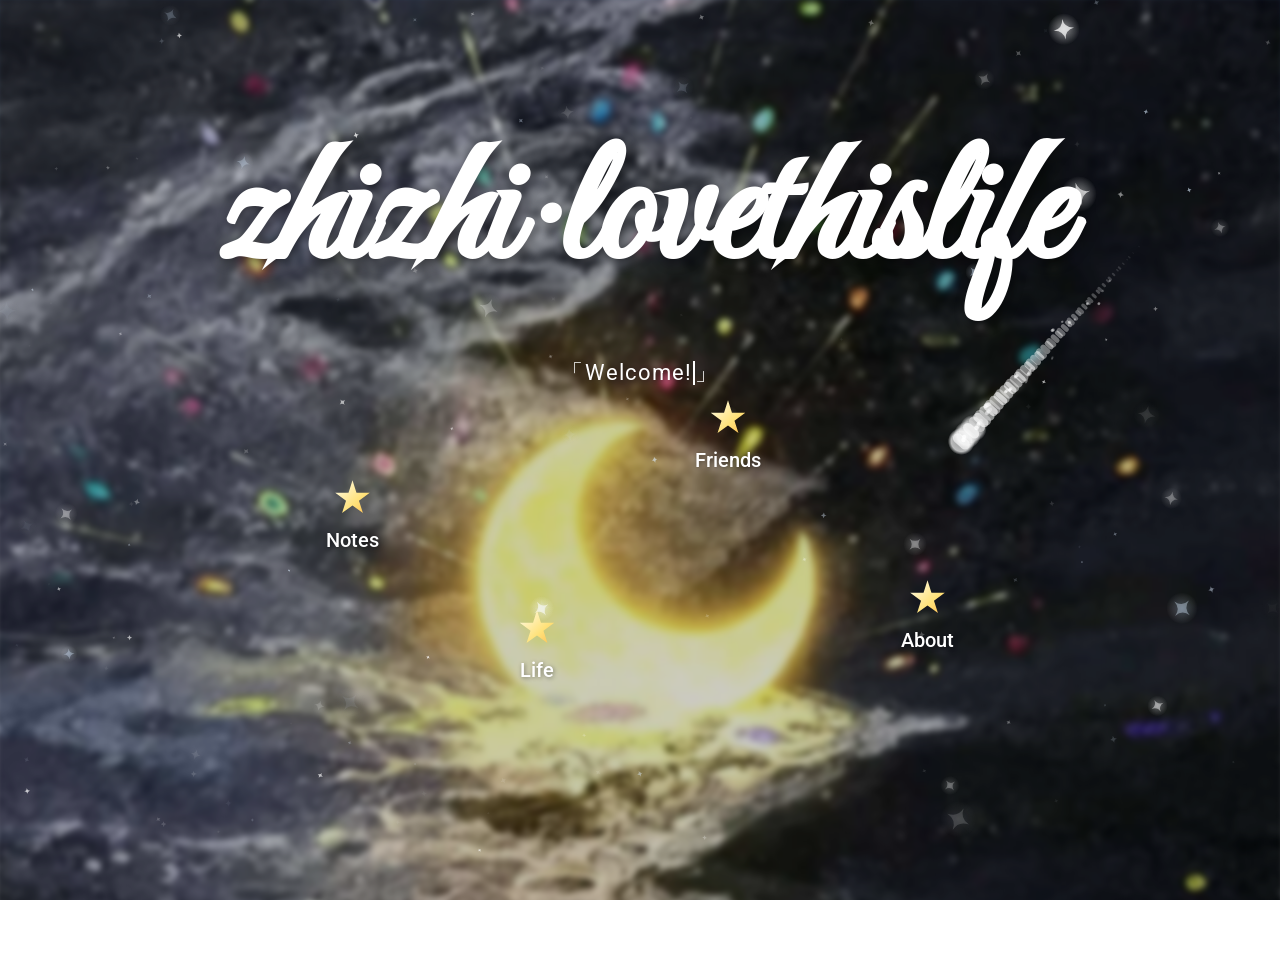
<file: index.html>
<!doctype html>
<html lang="zh" class="no-js">
  <head>
    
      <meta charset="utf-8">
      <meta name="viewport" content="width=device-width,initial-scale=1">
      
      
      
      
      
        <link rel="next" href="course/">
      
      
        
      
      
      <link rel="icon" href="assets/images/favicon.png">
      <meta name="generator" content="mkdocs-1.6.1, mkdocs-material-9.7.7">
    
    
      
        <title>zhizhi·lovethislife</title>
      
    
    
      <link rel="stylesheet" href="assets/stylesheets/main.ec1eaa64.min.css">
      
        
        <link rel="stylesheet" href="assets/stylesheets/palette.ab4e12ef.min.css">
      
      


    
    
      
    
    
      
        
        
        <link rel="preconnect" href="https://fonts.gstatic.com" crossorigin>
        <link rel="stylesheet" href="https://fonts.googleapis.com/css?family=Roboto:300,300i,400,400i,700,700i%7CRoboto+Mono:400,400i,700,700i&display=fallback">
        <style>:root{--md-text-font:"Roboto";--md-code-font:"Roboto Mono"}</style>
      
    
    
      <link rel="stylesheet" href="stylesheets/extra.css">
    
    <script>__md_scope=new URL(".",location),__md_hash=e=>[...e].reduce(((e,_)=>(e<<5)-e+_.charCodeAt(0)),0),__md_get=(e,_=localStorage,t=__md_scope)=>JSON.parse(_.getItem(t.pathname+"."+e)),__md_set=(e,_,t=localStorage,a=__md_scope)=>{try{t.setItem(a.pathname+"."+e,JSON.stringify(_))}catch(e){}}</script>
    
      

    
    
  </head>
  
  
    
    
      
    
    
    
    
    <body dir="ltr" data-md-color-scheme="default" data-md-color-primary="blue" data-md-color-accent="light-blue">
  
    
    <input class="md-toggle" data-md-toggle="drawer" type="checkbox" id="__drawer" autocomplete="off">
    <input class="md-toggle" data-md-toggle="search" type="checkbox" id="__search" autocomplete="off">
    <label class="md-overlay" for="__drawer"></label>
    <div data-md-component="skip">
      
        
        <a href="#zhizhilovethislife" class="md-skip">
          跳转至
        </a>
      
    </div>
    <div data-md-component="announce">
      
    </div>
    
    
      

  

<header class="md-header md-header--shadow md-header--lifted" data-md-component="header">
  <nav class="md-header__inner md-grid" aria-label="页眉">
    <a href="." title="zhizhi·lovethislife" class="md-header__button md-logo" aria-label="zhizhi·lovethislife" data-md-component="logo">
      
  
  <svg xmlns="http://www.w3.org/2000/svg" viewBox="0 0 24 24"><path d="M12 8a3 3 0 0 0 3-3 3 3 0 0 0-3-3 3 3 0 0 0-3 3 3 3 0 0 0 3 3m0 3.54C9.64 9.35 6.5 8 3 8v11c3.5 0 6.64 1.35 9 3.54 2.36-2.19 5.5-3.54 9-3.54V8c-3.5 0-6.64 1.35-9 3.54"/></svg>

    </a>
    <label class="md-header__button md-icon" for="__drawer">
      
      <svg xmlns="http://www.w3.org/2000/svg" viewBox="0 0 24 24"><path d="M3 6h18v2H3zm0 5h18v2H3zm0 5h18v2H3z"/></svg>
    </label>
    <div class="md-header__title" data-md-component="header-title">
      <div class="md-header__ellipsis">
        <div class="md-header__topic">
          <span class="md-ellipsis">
            zhizhi·lovethislife
          </span>
        </div>
        <div class="md-header__topic" data-md-component="header-topic">
          <span class="md-ellipsis">
            
              主页
            
          </span>
        </div>
      </div>
    </div>
    
      
        <form class="md-header__option" data-md-component="palette">
  
    
    
    
    <input class="md-option" data-md-color-media="(prefers-color-scheme: light)" data-md-color-scheme="default" data-md-color-primary="blue" data-md-color-accent="light-blue"  aria-label="切换到深色模式"  type="radio" name="__palette" id="__palette_0">
    
      <label class="md-header__button md-icon" title="切换到深色模式" for="__palette_1" hidden>
        <svg xmlns="http://www.w3.org/2000/svg" viewBox="0 0 24 24"><path d="M12 7a5 5 0 0 1 5 5 5 5 0 0 1-5 5 5 5 0 0 1-5-5 5 5 0 0 1 5-5m0 2a3 3 0 0 0-3 3 3 3 0 0 0 3 3 3 3 0 0 0 3-3 3 3 0 0 0-3-3m0-7 2.39 3.42C13.65 5.15 12.84 5 12 5s-1.65.15-2.39.42zM3.34 7l4.16-.35A7.2 7.2 0 0 0 5.94 8.5c-.44.74-.69 1.5-.83 2.29zm.02 10 1.76-3.77a7.131 7.131 0 0 0 2.38 4.14zM20.65 7l-1.77 3.79a7.02 7.02 0 0 0-2.38-4.15zm-.01 10-4.14.36c.59-.51 1.12-1.14 1.54-1.86.42-.73.69-1.5.83-2.29zM12 22l-2.41-3.44c.74.27 1.55.44 2.41.44.82 0 1.63-.17 2.37-.44z"/></svg>
      </label>
    
  
    
    
    
    <input class="md-option" data-md-color-media="(prefers-color-scheme: dark)" data-md-color-scheme="slate" data-md-color-primary="blue" data-md-color-accent="light-blue"  aria-label="切换到浅色模式"  type="radio" name="__palette" id="__palette_1">
    
      <label class="md-header__button md-icon" title="切换到浅色模式" for="__palette_0" hidden>
        <svg xmlns="http://www.w3.org/2000/svg" viewBox="0 0 24 24"><path d="m17.75 4.09-2.53 1.94.91 3.06-2.63-1.81-2.63 1.81.91-3.06-2.53-1.94L12.44 4l1.06-3 1.06 3zm3.5 6.91-1.64 1.25.59 1.98-1.7-1.17-1.7 1.17.59-1.98L15.75 11l2.06-.05L18.5 9l.69 1.95zm-2.28 4.95c.83-.08 1.72 1.1 1.19 1.85-.32.45-.66.87-1.08 1.27C15.17 23 8.84 23 4.94 19.07c-3.91-3.9-3.91-10.24 0-14.14.4-.4.82-.76 1.27-1.08.75-.53 1.93.36 1.85 1.19-.27 2.86.69 5.83 2.89 8.02a9.96 9.96 0 0 0 8.02 2.89m-1.64 2.02a12.08 12.08 0 0 1-7.8-3.47c-2.17-2.19-3.33-5-3.49-7.82-2.81 3.14-2.7 7.96.31 10.98 3.02 3.01 7.84 3.12 10.98.31"/></svg>
      </label>
    
  
</form>
      
    
    
      <script>var palette=__md_get("__palette");if(palette&&palette.color){if("(prefers-color-scheme)"===palette.color.media){var media=matchMedia("(prefers-color-scheme: light)"),input=document.querySelector(media.matches?"[data-md-color-media='(prefers-color-scheme: light)']":"[data-md-color-media='(prefers-color-scheme: dark)']");palette.color.media=input.getAttribute("data-md-color-media"),palette.color.scheme=input.getAttribute("data-md-color-scheme"),palette.color.primary=input.getAttribute("data-md-color-primary"),palette.color.accent=input.getAttribute("data-md-color-accent")}for(var[key,value]of Object.entries(palette.color))document.body.setAttribute("data-md-color-"+key,value)}</script>
    
    
    
      
      
        <label class="md-header__button md-icon" for="__search">
          
          <svg xmlns="http://www.w3.org/2000/svg" viewBox="0 0 24 24"><path d="M9.5 3A6.5 6.5 0 0 1 16 9.5c0 1.61-.59 3.09-1.56 4.23l.27.27h.79l5 5-1.5 1.5-5-5v-.79l-.27-.27A6.52 6.52 0 0 1 9.5 16 6.5 6.5 0 0 1 3 9.5 6.5 6.5 0 0 1 9.5 3m0 2C7 5 5 7 5 9.5S7 14 9.5 14 14 12 14 9.5 12 5 9.5 5"/></svg>
        </label>
        <div class="md-search" data-md-component="search" role="dialog">
  <label class="md-search__overlay" for="__search"></label>
  <div class="md-search__inner" role="search">
    <form class="md-search__form" name="search">
      <input type="text" class="md-search__input" name="query" aria-label="搜索" placeholder="搜索" autocapitalize="off" autocorrect="off" autocomplete="off" spellcheck="false" data-md-component="search-query" required>
      <label class="md-search__icon md-icon" for="__search">
        
        <svg xmlns="http://www.w3.org/2000/svg" viewBox="0 0 24 24"><path d="M9.5 3A6.5 6.5 0 0 1 16 9.5c0 1.61-.59 3.09-1.56 4.23l.27.27h.79l5 5-1.5 1.5-5-5v-.79l-.27-.27A6.52 6.52 0 0 1 9.5 16 6.5 6.5 0 0 1 3 9.5 6.5 6.5 0 0 1 9.5 3m0 2C7 5 5 7 5 9.5S7 14 9.5 14 14 12 14 9.5 12 5 9.5 5"/></svg>
        
        <svg xmlns="http://www.w3.org/2000/svg" viewBox="0 0 24 24"><path d="M20 11v2H8l5.5 5.5-1.42 1.42L4.16 12l7.92-7.92L13.5 5.5 8 11z"/></svg>
      </label>
      <nav class="md-search__options" aria-label="查找">
        
        <button type="reset" class="md-search__icon md-icon" title="清空当前内容" aria-label="清空当前内容" tabindex="-1">
          
          <svg xmlns="http://www.w3.org/2000/svg" viewBox="0 0 24 24"><path d="M19 6.41 17.59 5 12 10.59 6.41 5 5 6.41 10.59 12 5 17.59 6.41 19 12 13.41 17.59 19 19 17.59 13.41 12z"/></svg>
        </button>
      </nav>
      
    </form>
    <div class="md-search__output">
      <div class="md-search__scrollwrap" tabindex="0" data-md-scrollfix>
        <div class="md-search-result" data-md-component="search-result">
          <div class="md-search-result__meta">
            正在初始化搜索引擎
          </div>
          <ol class="md-search-result__list" role="presentation"></ol>
        </div>
      </div>
    </div>
  </div>
</div>
      
    
    
  </nav>
  
    
      
<nav class="md-tabs" aria-label="标签" data-md-component="tabs">
  <div class="md-grid">
    <ul class="md-tabs__list">
      
        
  
  
  
    
  
  
    <li class="md-tabs__item md-tabs__item--active">
      <a href="." class="md-tabs__link">
        
  
  
    
  
  主页

      </a>
    </li>
  

      
        
  
  
  
  
    
    
      <li class="md-tabs__item">
        <a href="course/" class="md-tabs__link">
          
  
  
  笔记

        </a>
      </li>
    
  

      
        
  
  
  
  
    
    
      <li class="md-tabs__item">
        <a href="life/" class="md-tabs__link">
          
  
  
  生活

        </a>
      </li>
    
  

      
        
  
  
  
  
    <li class="md-tabs__item">
      <a href="friends/" class="md-tabs__link">
        
  
  
    
  
  友链

      </a>
    </li>
  

      
        
  
  
  
  
    <li class="md-tabs__item">
      <a href="about/" class="md-tabs__link">
        
  
  
    
  
  关于

      </a>
    </li>
  

      
    </ul>
  </div>
</nav>
    
  
</header>
    
    <div class="md-container" data-md-component="container">
      
      
        
      
      <main class="md-main" data-md-component="main">
        <div class="md-main__inner md-grid">
          
            
              
              <div class="md-sidebar md-sidebar--primary" data-md-component="sidebar" data-md-type="navigation" >
                <div class="md-sidebar__scrollwrap">
                  <div class="md-sidebar__inner">
                    


  


<nav class="md-nav md-nav--primary md-nav--lifted" aria-label="导航栏" data-md-level="0">
  <label class="md-nav__title" for="__drawer">
    <a href="." title="zhizhi·lovethislife" class="md-nav__button md-logo" aria-label="zhizhi·lovethislife" data-md-component="logo">
      
  
  <svg xmlns="http://www.w3.org/2000/svg" viewBox="0 0 24 24"><path d="M12 8a3 3 0 0 0 3-3 3 3 0 0 0-3-3 3 3 0 0 0-3 3 3 3 0 0 0 3 3m0 3.54C9.64 9.35 6.5 8 3 8v11c3.5 0 6.64 1.35 9 3.54 2.36-2.19 5.5-3.54 9-3.54V8c-3.5 0-6.64 1.35-9 3.54"/></svg>

    </a>
    zhizhi·lovethislife
  </label>
  
  <ul class="md-nav__list" data-md-scrollfix>
    
      
      
  
  
    
  
  
  
    <li class="md-nav__item md-nav__item--active">
      
      <input class="md-nav__toggle md-toggle" type="checkbox" id="__toc">
      
      
        
      
      
      <a href="." class="md-nav__link md-nav__link--active">
        
  
  
  <span class="md-ellipsis">
    
  
    主页
  

    
  </span>
  
  

      </a>
      
    </li>
  

    
      
      
  
  
  
  
    
    
    
    
      
      
    
    
    <li class="md-nav__item md-nav__item--nested">
      
        
        
        <input class="md-nav__toggle md-toggle " type="checkbox" id="__nav_2" >
        
          
          <label class="md-nav__link" for="__nav_2" id="__nav_2_label" tabindex="0">
            
  
  
  <span class="md-ellipsis">
    
  
    笔记
  

    
  </span>
  
  

            <span class="md-nav__icon md-icon"></span>
          </label>
        
        <nav class="md-nav" data-md-level="1" aria-labelledby="__nav_2_label" aria-expanded="false">
          <label class="md-nav__title" for="__nav_2">
            <span class="md-nav__icon md-icon"></span>
            
  
    笔记
  

          </label>
          <ul class="md-nav__list" data-md-scrollfix>
            
              
                
  
  
  
  
    <li class="md-nav__item">
      <a href="course/" class="md-nav__link">
        
  
  
  <span class="md-ellipsis">
    
  
    笔记首页
  

    
  </span>
  
  

      </a>
    </li>
  

              
            
              
                
  
  
  
  
    
    
    
    
      
      
    
    
    <li class="md-nav__item md-nav__item--nested">
      
        
        
        <input class="md-nav__toggle md-toggle " type="checkbox" id="__nav_2_2" >
        
          
          <label class="md-nav__link" for="__nav_2_2" id="__nav_2_2_label" tabindex="0">
            
  
  
  <span class="md-ellipsis">
    
  
    心理学研究技术
  

    
  </span>
  
  

            <span class="md-nav__icon md-icon"></span>
          </label>
        
        <nav class="md-nav" data-md-level="2" aria-labelledby="__nav_2_2_label" aria-expanded="false">
          <label class="md-nav__title" for="__nav_2_2">
            <span class="md-nav__icon md-icon"></span>
            
  
    心理学研究技术
  

          </label>
          <ul class="md-nav__list" data-md-scrollfix>
            
              
                
  
  
  
  
    <li class="md-nav__item">
      <a href="course/psychtech/%E7%9C%BC%E5%8A%A8%E5%9F%BA%E7%A1%80/" class="md-nav__link">
        
  
  
  <span class="md-ellipsis">
    
  
    眼动基础
  

    
  </span>
  
  

      </a>
    </li>
  

              
            
              
                
  
  
  
  
    <li class="md-nav__item">
      <a href="course/psychtech/fMRI/" class="md-nav__link">
        
  
  
  <span class="md-ellipsis">
    
  
    fMRI
  

    
  </span>
  
  

      </a>
    </li>
  

              
            
              
                
  
  
  
  
    <li class="md-nav__item">
      <a href="course/psychtech/%E6%97%A0%E5%88%9B%E7%A5%9E%E7%BB%8F%E8%B0%83%E6%8E%A7/" class="md-nav__link">
        
  
  
  <span class="md-ellipsis">
    
  
    无创神经调控
  

    
  </span>
  
  

      </a>
    </li>
  

              
            
          </ul>
        </nav>
      
    </li>
  

              
            
          </ul>
        </nav>
      
    </li>
  

    
      
      
  
  
  
  
    
    
    
    
      
      
    
    
    <li class="md-nav__item md-nav__item--nested">
      
        
        
        <input class="md-nav__toggle md-toggle " type="checkbox" id="__nav_3" >
        
          
          <label class="md-nav__link" for="__nav_3" id="__nav_3_label" tabindex="0">
            
  
  
  <span class="md-ellipsis">
    
  
    生活
  

    
  </span>
  
  

            <span class="md-nav__icon md-icon"></span>
          </label>
        
        <nav class="md-nav" data-md-level="1" aria-labelledby="__nav_3_label" aria-expanded="false">
          <label class="md-nav__title" for="__nav_3">
            <span class="md-nav__icon md-icon"></span>
            
  
    生活
  

          </label>
          <ul class="md-nav__list" data-md-scrollfix>
            
              
                
  
  
  
  
    <li class="md-nav__item">
      <a href="life/" class="md-nav__link">
        
  
  
  <span class="md-ellipsis">
    
  
    生活首页
  

    
  </span>
  
  

      </a>
    </li>
  

              
            
              
                
  
  
  
  
    <li class="md-nav__item">
      <a href="life/dance/" class="md-nav__link">
        
  
  
  <span class="md-ellipsis">
    
  
    舞蹈
  

    
  </span>
  
  

      </a>
    </li>
  

              
            
              
                
  
  
  
  
    <li class="md-nav__item">
      <a href="life/playlist/" class="md-nav__link">
        
  
  
  <span class="md-ellipsis">
    
  
    歌单
  

    
  </span>
  
  

      </a>
    </li>
  

              
            
              
                
  
  
  
  
    <li class="md-nav__item">
      <a href="life/books/" class="md-nav__link">
        
  
  
  <span class="md-ellipsis">
    
  
    书单
  

    
  </span>
  
  

      </a>
    </li>
  

              
            
          </ul>
        </nav>
      
    </li>
  

    
      
      
  
  
  
  
    <li class="md-nav__item">
      <a href="friends/" class="md-nav__link">
        
  
  
  <span class="md-ellipsis">
    
  
    友链
  

    
  </span>
  
  

      </a>
    </li>
  

    
      
      
  
  
  
  
    <li class="md-nav__item">
      <a href="about/" class="md-nav__link">
        
  
  
  <span class="md-ellipsis">
    
  
    关于
  

    
  </span>
  
  

      </a>
    </li>
  

    
  </ul>
</nav>
                  </div>
                </div>
              </div>
            
            
              
              <div class="md-sidebar md-sidebar--secondary" data-md-component="sidebar" data-md-type="toc" >
                <div class="md-sidebar__scrollwrap">
                  <div class="md-sidebar__inner">
                    

<nav class="md-nav md-nav--secondary" aria-label="目录">
  
  
  
    
  
  
</nav>
                  </div>
                </div>
              </div>
            
          
          
            <div class="md-content" data-md-component="content">
              
              <article class="md-content__inner md-typeset">
                
                  



<style>
  @import url('https://fonts.googleapis.com/css2?family=Great+Vibes&display=swap');

  html, body {
    overflow: hidden;
    height: 100%;
  }
  .md-header, .md-tabs, .md-sidebar {
    display: none !important;
  }
  .md-main {
    margin-top: 0 !important;
    flex: 1;
    display: flex;
    align-items: center;
    justify-content: center;
    position: relative;
  }
  .md-main::before {
    content: '';
    position: absolute;
    top: -5px; left: -5px; right: -5px; bottom: -5px;
    background: url('assets/images/background.jpg') center/cover no-repeat;
    filter: blur(3px);
    z-index: 0;
  }
  .md-main::after {
    content: '';
    position: absolute;
    top: 0; left: 0; right: 0; bottom: 0;
    background: rgba(0, 0, 0, 0.2);
    z-index: 0;
  }
  .md-main__inner {
    max-width: none !important;
    width: 100%;
    height: 100vh;
    display: flex;
    align-items: flex-start;
    justify-content: center;
    padding-top: 7vh;
    box-sizing: border-box;
  }
  .md-content {
    position: relative;
    z-index: 1;
    text-align: center;
    flex: none !important;
    max-width: none !important;
  }
  .md-content__inner {
    margin: 0 !important;
    padding: 0 !important;
  }
  .md-content h1 {
    color: #ffffff !important;
    font-weight: 700 !important;
    font-size: 9rem !important;
    font-family: 'Great Vibes', 'Dancing Script', cursive !important;
    text-shadow: 2px 4px 12px rgba(0, 0, 0, 0.4);
    margin: 0 0 1rem 0 !important;
  }

  /* ========== 星空与流星雨动效（两层画布：星星在下，流星在上） ========== */
  #starCanvas {
    position: fixed;
    top: 0;
    left: 0;
    width: 100%;
    height: 100%;
    z-index: 1;
    pointer-events: none;
  }
  #meteorCanvas {
    position: fixed;
    top: 0;
    left: 0;
    width: 100%;
    height: 100%;
    z-index: 2;
    pointer-events: none;
  }
  /* ========== 四颗小星星图标（保持原位置横排） ========== */
  .star-shape {
    width: 36px;
    height: 36px;
    background: linear-gradient(135deg, #fffdf0, #ffe27a 60%, #ffb84d);
    clip-path: polygon(50% 0%, 61% 35%, 98% 35%, 68% 57%, 79% 91%, 50% 70%, 21% 91%, 32% 57%, 2% 35%, 39% 35%);
    filter: drop-shadow(0 0 6px rgba(255, 226, 122, 0.95)) drop-shadow(0 0 18px rgba(255, 200, 90, 0.55));
    animation: starTwinkle 2.8s ease-in-out infinite;
  }
  @keyframes starTwinkle {
    0%, 100% { opacity: 1; transform: scale(1); }
    50% { opacity: 0.7; transform: scale(0.92); }
  }
  /* 四颗星星图标错落有致且整体平衡：上下左右对称的钻石型布局 */
  .home-icon-row .home-icon-item:nth-child(1) { transform: translate(-90px, -10px); }
  .home-icon-row .home-icon-item:nth-child(1):hover { transform: translate(-90px, -10px) scale(1.15); }
  .home-icon-row .home-icon-item:nth-child(2) { transform: translate(-30px, 120px); }
  .home-icon-row .home-icon-item:nth-child(2):hover { transform: translate(-30px, 120px) scale(1.15); }
  .home-icon-row .home-icon-item:nth-child(3) { transform: translate(30px, -90px); }
  .home-icon-row .home-icon-item:nth-child(3):hover { transform: translate(30px, -90px) scale(1.15); }
  .home-icon-row .home-icon-item:nth-child(4) { transform: translate(90px, 90px); }
  .home-icon-row .home-icon-item:nth-child(4):hover { transform: translate(90px, 90px) scale(1.15); }
  /* 图标依次淡入浮现，更有层次感 */
  .home-icon-item {
    animation: iconFadeIn 0.8s ease both;
  }
  .home-icon-item:nth-child(1) { animation-delay: 0.15s; }
  .home-icon-item:nth-child(2) { animation-delay: 0.3s; }
  .home-icon-item:nth-child(3) { animation-delay: 0.45s; }
  .home-icon-item:nth-child(4) { animation-delay: 0.6s; }
  @keyframes iconFadeIn {
    from { opacity: 0; }
    to { opacity: 1; }
  }
  /* 让标题、欢迎语、图标盖在星空流星之上 */
  .md-content h1,
  .home-welcome,
  .home-icon-row {
    position: relative;
    z-index: 3;
  }

  /* 手机端适配 */
  @media (max-width: 768px) {
    html, body {
      overflow: auto;
    }
    .md-main {
      overflow-y: auto;
    }
    .md-main__inner {
      height: auto;
      min-height: 100vh;
      min-height: 100dvh;
      align-items: center;
      padding-top: 1vh;
    }
    .md-content h1 {
      font-size: 3rem !important;
    }
    .home-welcome {
      font-size: 0.9rem;
    }
    .home-icon-row {
      gap: 1.5rem;
      margin-top: 2.5rem;
      max-width: 90%;
      flex-wrap: wrap;
    }
    .home-icon-row .home-icon-item {
      transform: none !important;
    }
    .star-shape {
      width: 26px;
      height: 26px;
    }
    .home-icon-label {
      font-size: 0.85rem;
    }
  }

  /* 更小屏幕（如 iPhone SE / 小屏安卓）：进一步压缩 */
  @media (max-width: 420px) {
    .md-content h1 {
      font-size: 2.4rem !important;
    }
    .home-icon-row {
      gap: 1rem;
      margin-top: 2rem;
    }
    .star-shape {
      width: 24px;
      height: 24px;
    }
  }
</style>

<h1 id="zhizhilovethislife">zhizhi·lovethislife</h1>
<p class="home-welcome">「<span id="welcome-text"></span><span class="welcome-cursor"></span>」</p>

<div class="home-icon-row">
  <a class="home-icon-item" href="course/">
    <span class="star-shape"></span>
    <span class="home-icon-label">Notes</span>
  </a>
  <a class="home-icon-item" href="life/">
    <span class="star-shape"></span>
    <span class="home-icon-label">Life</span>
  </a>
  <a class="home-icon-item" href="friends/">
    <span class="star-shape"></span>
    <span class="home-icon-label">Friends</span>
  </a>
  <a class="home-icon-item" href="about/">
    <span class="star-shape"></span>
    <span class="home-icon-label">About</span>
  </a>
</div>

<script>
(function() {
  var el = document.getElementById('welcome-text');
  if (!el) return;
  var word = 'Welcome!';
  var i = 0;
  function type() {
    if (i < word.length) {
      el.textContent = word.slice(0, i + 1);
      i++;
      setTimeout(type, 120);
    }
  }
  setTimeout(type, 600);
})();
</script>

<div class="meteor-wrap">
<canvas id="starCanvas" aria-hidden="true"></canvas>
<script>
(function () {
  var canvas = document.getElementById('starCanvas');
  if (!canvas) return;
  var ctx = canvas.getContext('2d');
  var W, H, DPR;
  var stars = [];
  function initStars() {
    stars = [];
    var count = Math.max(40, Math.min(160, Math.floor(W * H / 9000)));
    for (var i = 0; i < count; i++) {
      var roll = Math.random();
      var xl = roll < 0.08;
      var big = roll < 0.24;
      stars.push({
        x: Math.random() * W,
        y: Math.random() * H * 0.95,
        r: xl ? 3.2 + Math.random() * 1.6
           : big ? 2.0 + Math.random() * 1.2
           : 0.5 + Math.random() * 0.9,
        base: 0.25 + Math.random() * 0.55,
        phase: Math.random() * Math.PI * 2,
        speed: 0.4 + Math.random() * 1.4,
        rot: Math.random() * Math.PI * 2,
        blue: Math.random() < 0.3
      });
    }
  }
  function resize() {
    DPR = window.devicePixelRatio || 1;
    W = window.innerWidth;
    H = window.innerHeight;
    canvas.width = W * DPR;
    canvas.height = H * DPR;
    canvas.style.width = W + 'px';
    canvas.style.height = H + 'px';
    ctx.setTransform(DPR, 0, 0, DPR, 0, 0);
    initStars();
  }
  resize();
  window.addEventListener('resize', resize);
  function draw(t) {
    ctx.clearRect(0, 0, W, H);
    for (var i = 0; i < stars.length; i++) {
      var s = stars[i];
      var tw = 0.55 + 0.45 * Math.sin(t * 0.001 * s.speed * 3 + s.phase);
      var a = s.base * tw;
      if (s.r > 1.5) {
        var g = ctx.createRadialGradient(s.x, s.y, 0, s.x, s.y, s.r * 4);
        var gc = s.blue ? 'rgba(190,220,255,' + (a * 0.7).toFixed(3) + ')' : 'rgba(255,255,255,' + (a * 0.7).toFixed(3) + ')';
        g.addColorStop(0, gc);
        g.addColorStop(1, 'rgba(255,255,255,0)');
        ctx.fillStyle = g;
        ctx.beginPath();
        ctx.arc(s.x, s.y, s.r * 4, 0, Math.PI * 2);
        ctx.fill();
      }
      ctx.globalAlpha = Math.min(1, a);
      ctx.fillStyle = s.blue ? '#dcecff' : '#ffffff';
      ctx.save();
      ctx.translate(s.x, s.y);
      ctx.rotate(s.rot);
      var rr = s.r;
      ctx.beginPath();
      ctx.moveTo(0, -rr * 2.6);
      ctx.quadraticCurveTo(rr * 0.25, -rr * 0.25, rr * 2.6, 0);
      ctx.quadraticCurveTo(rr * 0.25, rr * 0.25, 0, rr * 2.6);
      ctx.quadraticCurveTo(-rr * 0.25, rr * 0.25, -rr * 2.6, 0);
      ctx.quadraticCurveTo(-rr * 0.25, -rr * 0.25, 0, -rr * 2.6);
      ctx.fill();
      ctx.restore();
      ctx.globalAlpha = 1;
    }
    requestAnimationFrame(draw);
  }
  requestAnimationFrame(draw);
})();
</script>
<canvas id="meteorCanvas" aria-hidden="true"></canvas>
<script>
(function () {
  var canvas = document.getElementById('meteorCanvas');
  if (!canvas) return;
  var ctx = canvas.getContext('2d');
  var W, H, DPR;
  function resize() {
    DPR = window.devicePixelRatio || 1;
    W = window.innerWidth;
    H = window.innerHeight;
    canvas.width = W * DPR;
    canvas.height = H * DPR;
    canvas.style.width = W + 'px';
    canvas.style.height = H + 'px';
    ctx.setTransform(DPR, 0, 0, DPR, 0, 0);
  }
  resize();
  window.addEventListener('resize', resize);
  var colors = ['#ffffff', '#ffffff', '#ffffff', '#fff3d6', '#fff3d6', '#ffebba', '#eaf2ff', '#d9f2e4'];
  var meteors = [];
  var sparks = [];
  function spawn() {
    if (meteors.length >= 10) return;
    var roll = Math.random();
    var sc;
    if (roll < 0.08) sc = 2.4 + Math.random() * 0.6;
    else if (roll < 0.4) sc = 1.5 + Math.random() * 0.4;
    else sc = 0.75 + Math.random() * 0.55;
    var r = Math.random();
    var x, y;
    if (r < 0.55) {
      x = W * (0.5 + Math.random() * 0.45);
      y = H * (Math.random() * 0.3);
    } else if (r < 0.85) {
      x = W * (Math.random() * 0.45);
      y = H * (Math.random() * 0.3);
    } else {
      x = W * (0.55 + Math.random() * 0.4);
      y = H * (0.45 + Math.random() * 0.3);
    }
    var speed = (1.8 + Math.random() * 2.2) * (W / 900) * (sc > 2 ? 0.85 : 1);
    var angle = (20 + Math.random() * 34) * Math.PI / 180;
    var sx = -speed * Math.sin(angle);
    var sy = speed * Math.cos(angle);
    meteors.push({
      x: x, y: y,
      vx: sx, vy: sy,
      tvx: sx * 2.4, tvy: sy * 2.4,
      twPhase: Math.random() * Math.PI * 2,
      color: colors[(Math.random() * colors.length) | 0],
      sc: sc,
      len: (90 + Math.random() * 150) * sc,
      life: 0,
      sparkTimer: 0,
      maxLife: (55 + Math.random() * 45) * (sc > 2 ? 1.5 : 1)
    });
  }
  function emitSparks(m) {
    if (m.life < 4) return;
    m.sparkTimer--;
    if (m.sparkTimer > 0) return;
    m.sparkTimer = 1 + ((Math.random() * 3) | 0);
    var n = m.sc > 1.5 ? 2 : 1;
    for (var k = 0; k < n; k++) {
      sparks.push({
        x: m.x, y: m.y,
        vx: m.vx * (0.2 + Math.random() * 0.3) + (Math.random() - 0.5) * 0.8,
        vy: m.vy * (0.2 + Math.random() * 0.3) + (Math.random() - 0.5) * 0.8,
        r: (1.1 * m.sc) + Math.random() * 0.7,
        life: 0,
        maxLife: (20 + ((Math.random() * 25) | 0)),
        color: m.color
      });
    }
  }
  function stepSparks() {
    for (var i = sparks.length - 1; i >= 0; i--) {
      var sp = sparks[i];
      sp.life++;
      if (sp.life > sp.maxLife) { sparks.splice(i, 1); continue; }
      sp.vx *= 0.94;
      sp.vy *= 0.94;
      sp.x += sp.vx;
      sp.y += sp.vy;
      var a = 1 - sp.life / sp.maxLife;
      ctx.globalAlpha = a * 0.85;
      ctx.fillStyle = sp.color;
      ctx.beginPath();
      ctx.arc(sp.x, sp.y, sp.r * (0.4 + 0.6 * a), 0, Math.PI * 2);
      ctx.fill();
      ctx.globalAlpha = 1;
    }
  }
  function step() {
    ctx.globalCompositeOperation = 'destination-out';
    ctx.globalAlpha = 0.15;
    ctx.fillStyle = '#000';
    ctx.fillRect(0, 0, W, H);
    ctx.globalAlpha = 1;
    ctx.globalCompositeOperation = 'source-over';
    for (var i = meteors.length - 1; i >= 0; i--) {
      var m = meteors[i];
      m.life++;
      if (m.life > m.maxLife) { meteors.splice(i, 1); continue; }
      m.vx += (m.tvx - m.vx) * 0.05;
      m.vy += (m.tvy - m.vy) * 0.05;
      m.x += m.vx;
      m.y += m.vy;
      emitSparks(m);
      var appear = Math.min(1, m.life / 6);
      var fade = 1 - Math.max(0, (m.life - (m.maxLife - 10)) / 10);
      var tw = 0.85 + 0.15 * Math.sin(m.life * 0.45 + m.twPhase);
      var bright = Math.max(0, Math.min(appear, fade)) * tw;
      var mag = Math.hypot(m.vx, m.vy) || 1;
      var ux = m.vx / mag, uy = m.vy / mag;
      var ox = -uy, oy = ux;
      var segs = 18;
      ctx.lineCap = 'round';
      for (var s = 0; s < segs; s++) {
        var t = s / segs;
        var px = m.x - ux * m.len * t;
        var py = m.y - uy * m.len * t;
        var w = (5.5 * m.sc) * (1 - t) + 0.5;
        var a = bright * (1 - t * t) * 0.9;
        ctx.globalAlpha = a;
        ctx.strokeStyle = t < 0.25 ? '#ffffff' : m.color;
        ctx.lineWidth = w;
        ctx.beginPath();
        ctx.moveTo(px + ox * (w / 2), py + oy * (w / 2));
        ctx.lineTo(px - ox * (w / 2), py - oy * (w / 2));
        ctx.stroke();
      }
      var hr = 8 * m.sc;
      var hg = ctx.createRadialGradient(m.x, m.y, 0, m.x, m.y, hr);
      hg.addColorStop(0, 'rgba(255,255,255,1)');
      hg.addColorStop(0.4, 'rgba(255,255,255,0.9)');
      hg.addColorStop(0.75, m.color);
      hg.addColorStop(1, 'rgba(255,255,255,0)');
      ctx.globalAlpha = bright;
      ctx.fillStyle = hg;
      ctx.beginPath();
      ctx.arc(m.x, m.y, hr, 0, Math.PI * 2);
      ctx.fill();
    }
    stepSparks();
    requestAnimationFrame(step);
  }
  var timer = 0;
  function schedule() {
    timer--;
    if (timer <= 0) {
      spawn();
      timer = 10 + ((Math.random() * 20) | 0);
    }
    setTimeout(schedule, 60);
  }
  setTimeout(schedule, 300);
  requestAnimationFrame(step);
})();
</script>
</div>












                
              </article>
            </div>
          
          
<script>var target=document.getElementById(location.hash.slice(1));target&&target.name&&(target.checked=target.name.startsWith("__tabbed_"))</script>
        </div>
        
      </main>
      
        <footer class="md-footer">
  
  <div class="md-footer-meta md-typeset">
    <div class="md-footer-meta__inner md-grid">
      <div class="md-copyright">
  
  
    Made with
    <a href="https://squidfunk.github.io/mkdocs-material/" target="_blank" rel="noopener">
      Material for MkDocs
    </a>
  
</div>
      
    </div>
  </div>
</footer>
      
    </div>
    <div class="md-dialog" data-md-component="dialog">
      <div class="md-dialog__inner md-typeset"></div>
    </div>
    
    
    
      
      
      <script id="__config" type="application/json">{"annotate": null, "base": ".", "features": ["navigation.tabs", "navigation.tabs.sticky"], "search": "assets/javascripts/workers/search.2c215733.min.js", "tags": null, "translations": {"clipboard.copied": "\u5df2\u590d\u5236", "clipboard.copy": "\u590d\u5236", "search.result.more.one": "\u5728\u8be5\u9875\u4e0a\u8fd8\u6709 1 \u4e2a\u7b26\u5408\u6761\u4ef6\u7684\u7ed3\u679c", "search.result.more.other": "\u5728\u8be5\u9875\u4e0a\u8fd8\u6709 # \u4e2a\u7b26\u5408\u6761\u4ef6\u7684\u7ed3\u679c", "search.result.none": "\u6ca1\u6709\u627e\u5230\u7b26\u5408\u6761\u4ef6\u7684\u7ed3\u679c", "search.result.one": "\u627e\u5230 1 \u4e2a\u7b26\u5408\u6761\u4ef6\u7684\u7ed3\u679c", "search.result.other": "# \u4e2a\u7b26\u5408\u6761\u4ef6\u7684\u7ed3\u679c", "search.result.placeholder": "\u952e\u5165\u4ee5\u5f00\u59cb\u641c\u7d22", "search.result.term.missing": "\u7f3a\u5c11", "select.version": "\u9009\u62e9\u5f53\u524d\u7248\u672c"}, "version": null}</script>
    
    
      <script src="assets/javascripts/bundle.d7400e89.min.js"></script>
      
        <script src="https://busuanzi.ibruce.info/busuanzi/2.3/busuanzi.pure.mini.js"></script>
      
    
  </body>
</html>
</file>
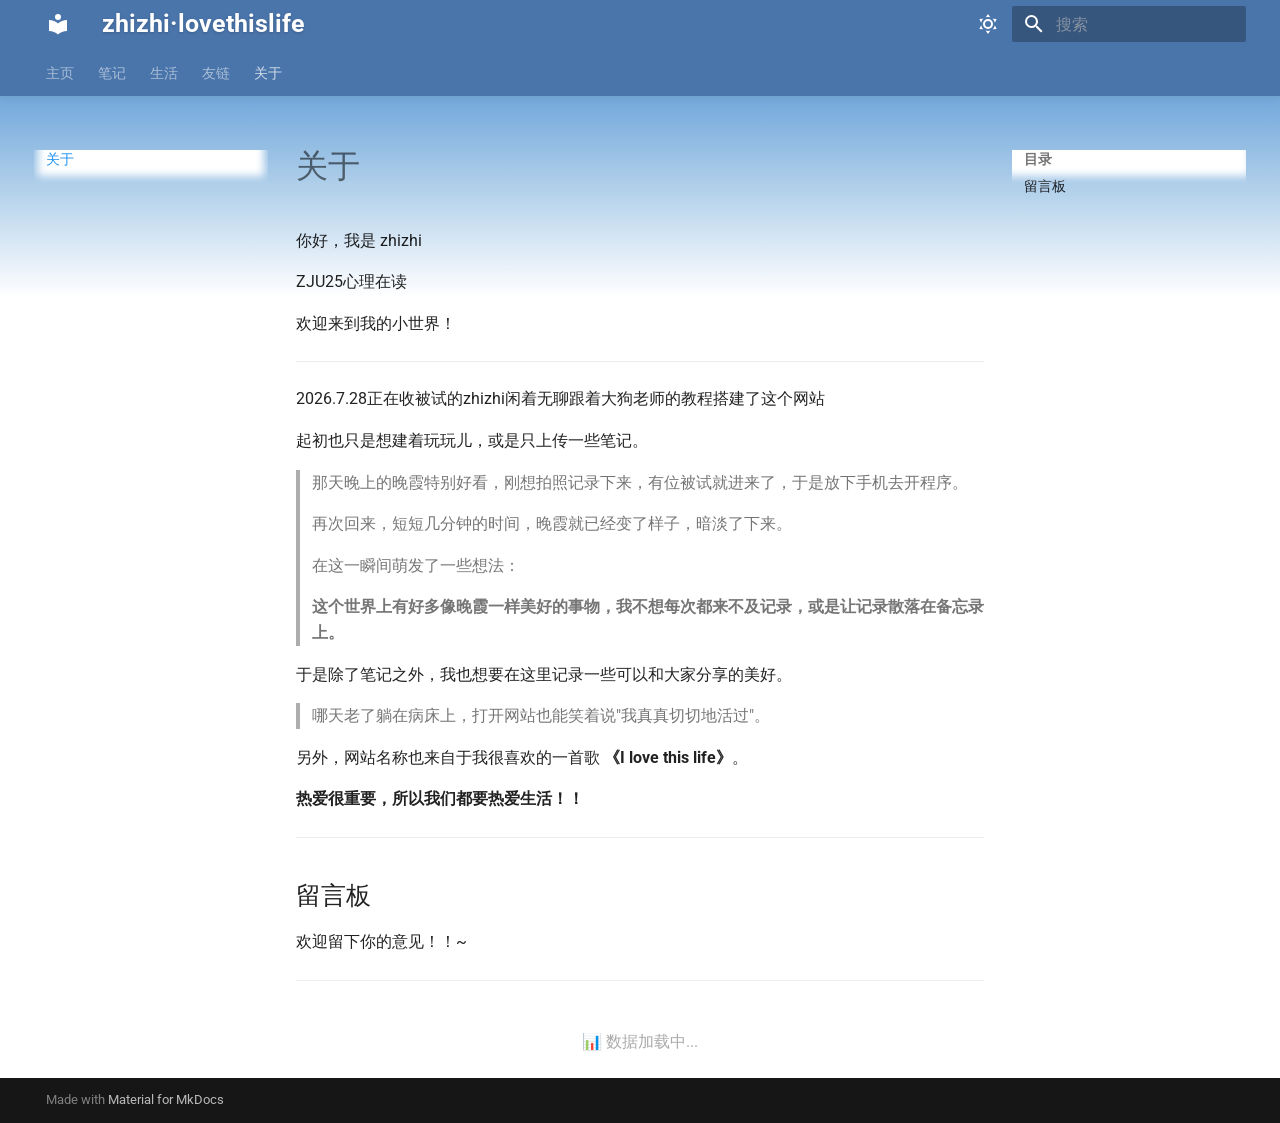
<file: about/index.html>
<!doctype html>
<html lang="zh" class="no-js">
  <head>
    
      <meta charset="utf-8">
      <meta name="viewport" content="width=device-width,initial-scale=1">
      
      
      
      
        <link rel="prev" href="../friends/">
      
      
      
        
      
      
      <link rel="icon" href="../assets/images/favicon.png">
      <meta name="generator" content="mkdocs-1.6.1, mkdocs-material-9.7.7">
    
    
      
        <title>关于 - zhizhi·lovethislife</title>
      
    
    
      <link rel="stylesheet" href="../assets/stylesheets/main.ec1eaa64.min.css">
      
        
        <link rel="stylesheet" href="../assets/stylesheets/palette.ab4e12ef.min.css">
      
      


    
    
      
    
    
      
        
        
        <link rel="preconnect" href="https://fonts.gstatic.com" crossorigin>
        <link rel="stylesheet" href="https://fonts.googleapis.com/css?family=Roboto:300,300i,400,400i,700,700i%7CRoboto+Mono:400,400i,700,700i&display=fallback">
        <style>:root{--md-text-font:"Roboto";--md-code-font:"Roboto Mono"}</style>
      
    
    
      <link rel="stylesheet" href="../stylesheets/extra.css">
    
    <script>__md_scope=new URL("..",location),__md_hash=e=>[...e].reduce(((e,_)=>(e<<5)-e+_.charCodeAt(0)),0),__md_get=(e,_=localStorage,t=__md_scope)=>JSON.parse(_.getItem(t.pathname+"."+e)),__md_set=(e,_,t=localStorage,a=__md_scope)=>{try{t.setItem(a.pathname+"."+e,JSON.stringify(_))}catch(e){}}</script>
    
      

    
    
  </head>
  
  
    
    
      
    
    
    
    
    <body dir="ltr" data-md-color-scheme="default" data-md-color-primary="blue" data-md-color-accent="light-blue">
  
    
    <input class="md-toggle" data-md-toggle="drawer" type="checkbox" id="__drawer" autocomplete="off">
    <input class="md-toggle" data-md-toggle="search" type="checkbox" id="__search" autocomplete="off">
    <label class="md-overlay" for="__drawer"></label>
    <div data-md-component="skip">
      
        
        <a href="#_1" class="md-skip">
          跳转至
        </a>
      
    </div>
    <div data-md-component="announce">
      
    </div>
    
    
      

  

<header class="md-header md-header--shadow md-header--lifted" data-md-component="header">
  <nav class="md-header__inner md-grid" aria-label="页眉">
    <a href=".." title="zhizhi·lovethislife" class="md-header__button md-logo" aria-label="zhizhi·lovethislife" data-md-component="logo">
      
  
  <svg xmlns="http://www.w3.org/2000/svg" viewBox="0 0 24 24"><path d="M12 8a3 3 0 0 0 3-3 3 3 0 0 0-3-3 3 3 0 0 0-3 3 3 3 0 0 0 3 3m0 3.54C9.64 9.35 6.5 8 3 8v11c3.5 0 6.64 1.35 9 3.54 2.36-2.19 5.5-3.54 9-3.54V8c-3.5 0-6.64 1.35-9 3.54"/></svg>

    </a>
    <label class="md-header__button md-icon" for="__drawer">
      
      <svg xmlns="http://www.w3.org/2000/svg" viewBox="0 0 24 24"><path d="M3 6h18v2H3zm0 5h18v2H3zm0 5h18v2H3z"/></svg>
    </label>
    <div class="md-header__title" data-md-component="header-title">
      <div class="md-header__ellipsis">
        <div class="md-header__topic">
          <span class="md-ellipsis">
            zhizhi·lovethislife
          </span>
        </div>
        <div class="md-header__topic" data-md-component="header-topic">
          <span class="md-ellipsis">
            
              关于
            
          </span>
        </div>
      </div>
    </div>
    
      
        <form class="md-header__option" data-md-component="palette">
  
    
    
    
    <input class="md-option" data-md-color-media="(prefers-color-scheme: light)" data-md-color-scheme="default" data-md-color-primary="blue" data-md-color-accent="light-blue"  aria-label="切换到深色模式"  type="radio" name="__palette" id="__palette_0">
    
      <label class="md-header__button md-icon" title="切换到深色模式" for="__palette_1" hidden>
        <svg xmlns="http://www.w3.org/2000/svg" viewBox="0 0 24 24"><path d="M12 7a5 5 0 0 1 5 5 5 5 0 0 1-5 5 5 5 0 0 1-5-5 5 5 0 0 1 5-5m0 2a3 3 0 0 0-3 3 3 3 0 0 0 3 3 3 3 0 0 0 3-3 3 3 0 0 0-3-3m0-7 2.39 3.42C13.65 5.15 12.84 5 12 5s-1.65.15-2.39.42zM3.34 7l4.16-.35A7.2 7.2 0 0 0 5.94 8.5c-.44.74-.69 1.5-.83 2.29zm.02 10 1.76-3.77a7.131 7.131 0 0 0 2.38 4.14zM20.65 7l-1.77 3.79a7.02 7.02 0 0 0-2.38-4.15zm-.01 10-4.14.36c.59-.51 1.12-1.14 1.54-1.86.42-.73.69-1.5.83-2.29zM12 22l-2.41-3.44c.74.27 1.55.44 2.41.44.82 0 1.63-.17 2.37-.44z"/></svg>
      </label>
    
  
    
    
    
    <input class="md-option" data-md-color-media="(prefers-color-scheme: dark)" data-md-color-scheme="slate" data-md-color-primary="blue" data-md-color-accent="light-blue"  aria-label="切换到浅色模式"  type="radio" name="__palette" id="__palette_1">
    
      <label class="md-header__button md-icon" title="切换到浅色模式" for="__palette_0" hidden>
        <svg xmlns="http://www.w3.org/2000/svg" viewBox="0 0 24 24"><path d="m17.75 4.09-2.53 1.94.91 3.06-2.63-1.81-2.63 1.81.91-3.06-2.53-1.94L12.44 4l1.06-3 1.06 3zm3.5 6.91-1.64 1.25.59 1.98-1.7-1.17-1.7 1.17.59-1.98L15.75 11l2.06-.05L18.5 9l.69 1.95zm-2.28 4.95c.83-.08 1.72 1.1 1.19 1.85-.32.45-.66.87-1.08 1.27C15.17 23 8.84 23 4.94 19.07c-3.91-3.9-3.91-10.24 0-14.14.4-.4.82-.76 1.27-1.08.75-.53 1.93.36 1.85 1.19-.27 2.86.69 5.83 2.89 8.02a9.96 9.96 0 0 0 8.02 2.89m-1.64 2.02a12.08 12.08 0 0 1-7.8-3.47c-2.17-2.19-3.33-5-3.49-7.82-2.81 3.14-2.7 7.96.31 10.98 3.02 3.01 7.84 3.12 10.98.31"/></svg>
      </label>
    
  
</form>
      
    
    
      <script>var palette=__md_get("__palette");if(palette&&palette.color){if("(prefers-color-scheme)"===palette.color.media){var media=matchMedia("(prefers-color-scheme: light)"),input=document.querySelector(media.matches?"[data-md-color-media='(prefers-color-scheme: light)']":"[data-md-color-media='(prefers-color-scheme: dark)']");palette.color.media=input.getAttribute("data-md-color-media"),palette.color.scheme=input.getAttribute("data-md-color-scheme"),palette.color.primary=input.getAttribute("data-md-color-primary"),palette.color.accent=input.getAttribute("data-md-color-accent")}for(var[key,value]of Object.entries(palette.color))document.body.setAttribute("data-md-color-"+key,value)}</script>
    
    
    
      
      
        <label class="md-header__button md-icon" for="__search">
          
          <svg xmlns="http://www.w3.org/2000/svg" viewBox="0 0 24 24"><path d="M9.5 3A6.5 6.5 0 0 1 16 9.5c0 1.61-.59 3.09-1.56 4.23l.27.27h.79l5 5-1.5 1.5-5-5v-.79l-.27-.27A6.52 6.52 0 0 1 9.5 16 6.5 6.5 0 0 1 3 9.5 6.5 6.5 0 0 1 9.5 3m0 2C7 5 5 7 5 9.5S7 14 9.5 14 14 12 14 9.5 12 5 9.5 5"/></svg>
        </label>
        <div class="md-search" data-md-component="search" role="dialog">
  <label class="md-search__overlay" for="__search"></label>
  <div class="md-search__inner" role="search">
    <form class="md-search__form" name="search">
      <input type="text" class="md-search__input" name="query" aria-label="搜索" placeholder="搜索" autocapitalize="off" autocorrect="off" autocomplete="off" spellcheck="false" data-md-component="search-query" required>
      <label class="md-search__icon md-icon" for="__search">
        
        <svg xmlns="http://www.w3.org/2000/svg" viewBox="0 0 24 24"><path d="M9.5 3A6.5 6.5 0 0 1 16 9.5c0 1.61-.59 3.09-1.56 4.23l.27.27h.79l5 5-1.5 1.5-5-5v-.79l-.27-.27A6.52 6.52 0 0 1 9.5 16 6.5 6.5 0 0 1 3 9.5 6.5 6.5 0 0 1 9.5 3m0 2C7 5 5 7 5 9.5S7 14 9.5 14 14 12 14 9.5 12 5 9.5 5"/></svg>
        
        <svg xmlns="http://www.w3.org/2000/svg" viewBox="0 0 24 24"><path d="M20 11v2H8l5.5 5.5-1.42 1.42L4.16 12l7.92-7.92L13.5 5.5 8 11z"/></svg>
      </label>
      <nav class="md-search__options" aria-label="查找">
        
        <button type="reset" class="md-search__icon md-icon" title="清空当前内容" aria-label="清空当前内容" tabindex="-1">
          
          <svg xmlns="http://www.w3.org/2000/svg" viewBox="0 0 24 24"><path d="M19 6.41 17.59 5 12 10.59 6.41 5 5 6.41 10.59 12 5 17.59 6.41 19 12 13.41 17.59 19 19 17.59 13.41 12z"/></svg>
        </button>
      </nav>
      
    </form>
    <div class="md-search__output">
      <div class="md-search__scrollwrap" tabindex="0" data-md-scrollfix>
        <div class="md-search-result" data-md-component="search-result">
          <div class="md-search-result__meta">
            正在初始化搜索引擎
          </div>
          <ol class="md-search-result__list" role="presentation"></ol>
        </div>
      </div>
    </div>
  </div>
</div>
      
    
    
  </nav>
  
    
      
<nav class="md-tabs" aria-label="标签" data-md-component="tabs">
  <div class="md-grid">
    <ul class="md-tabs__list">
      
        
  
  
  
  
    <li class="md-tabs__item">
      <a href=".." class="md-tabs__link">
        
  
  
    
  
  主页

      </a>
    </li>
  

      
        
  
  
  
  
    
    
      <li class="md-tabs__item">
        <a href="../course/" class="md-tabs__link">
          
  
  
  笔记

        </a>
      </li>
    
  

      
        
  
  
  
  
    
    
      <li class="md-tabs__item">
        <a href="../life/" class="md-tabs__link">
          
  
  
  生活

        </a>
      </li>
    
  

      
        
  
  
  
  
    <li class="md-tabs__item">
      <a href="../friends/" class="md-tabs__link">
        
  
  
    
  
  友链

      </a>
    </li>
  

      
        
  
  
  
    
  
  
    <li class="md-tabs__item md-tabs__item--active">
      <a href="./" class="md-tabs__link">
        
  
  
    
  
  关于

      </a>
    </li>
  

      
    </ul>
  </div>
</nav>
    
  
</header>
    
    <div class="md-container" data-md-component="container">
      
      
        
      
      <main class="md-main" data-md-component="main">
        <div class="md-main__inner md-grid">
          
            
              
              <div class="md-sidebar md-sidebar--primary" data-md-component="sidebar" data-md-type="navigation" >
                <div class="md-sidebar__scrollwrap">
                  <div class="md-sidebar__inner">
                    


  


<nav class="md-nav md-nav--primary md-nav--lifted" aria-label="导航栏" data-md-level="0">
  <label class="md-nav__title" for="__drawer">
    <a href=".." title="zhizhi·lovethislife" class="md-nav__button md-logo" aria-label="zhizhi·lovethislife" data-md-component="logo">
      
  
  <svg xmlns="http://www.w3.org/2000/svg" viewBox="0 0 24 24"><path d="M12 8a3 3 0 0 0 3-3 3 3 0 0 0-3-3 3 3 0 0 0-3 3 3 3 0 0 0 3 3m0 3.54C9.64 9.35 6.5 8 3 8v11c3.5 0 6.64 1.35 9 3.54 2.36-2.19 5.5-3.54 9-3.54V8c-3.5 0-6.64 1.35-9 3.54"/></svg>

    </a>
    zhizhi·lovethislife
  </label>
  
  <ul class="md-nav__list" data-md-scrollfix>
    
      
      
  
  
  
  
    <li class="md-nav__item">
      <a href=".." class="md-nav__link">
        
  
  
  <span class="md-ellipsis">
    
  
    主页
  

    
  </span>
  
  

      </a>
    </li>
  

    
      
      
  
  
  
  
    
    
    
    
      
      
    
    
    <li class="md-nav__item md-nav__item--nested">
      
        
        
        <input class="md-nav__toggle md-toggle " type="checkbox" id="__nav_2" >
        
          
          <label class="md-nav__link" for="__nav_2" id="__nav_2_label" tabindex="0">
            
  
  
  <span class="md-ellipsis">
    
  
    笔记
  

    
  </span>
  
  

            <span class="md-nav__icon md-icon"></span>
          </label>
        
        <nav class="md-nav" data-md-level="1" aria-labelledby="__nav_2_label" aria-expanded="false">
          <label class="md-nav__title" for="__nav_2">
            <span class="md-nav__icon md-icon"></span>
            
  
    笔记
  

          </label>
          <ul class="md-nav__list" data-md-scrollfix>
            
              
                
  
  
  
  
    <li class="md-nav__item">
      <a href="../course/" class="md-nav__link">
        
  
  
  <span class="md-ellipsis">
    
  
    笔记首页
  

    
  </span>
  
  

      </a>
    </li>
  

              
            
              
                
  
  
  
  
    
    
    
    
      
      
    
    
    <li class="md-nav__item md-nav__item--nested">
      
        
        
        <input class="md-nav__toggle md-toggle " type="checkbox" id="__nav_2_2" >
        
          
          <label class="md-nav__link" for="__nav_2_2" id="__nav_2_2_label" tabindex="0">
            
  
  
  <span class="md-ellipsis">
    
  
    心理学研究技术
  

    
  </span>
  
  

            <span class="md-nav__icon md-icon"></span>
          </label>
        
        <nav class="md-nav" data-md-level="2" aria-labelledby="__nav_2_2_label" aria-expanded="false">
          <label class="md-nav__title" for="__nav_2_2">
            <span class="md-nav__icon md-icon"></span>
            
  
    心理学研究技术
  

          </label>
          <ul class="md-nav__list" data-md-scrollfix>
            
              
                
  
  
  
  
    <li class="md-nav__item">
      <a href="../course/psychtech/%E7%9C%BC%E5%8A%A8%E5%9F%BA%E7%A1%80/" class="md-nav__link">
        
  
  
  <span class="md-ellipsis">
    
  
    眼动基础
  

    
  </span>
  
  

      </a>
    </li>
  

              
            
              
                
  
  
  
  
    <li class="md-nav__item">
      <a href="../course/psychtech/fMRI/" class="md-nav__link">
        
  
  
  <span class="md-ellipsis">
    
  
    fMRI
  

    
  </span>
  
  

      </a>
    </li>
  

              
            
              
                
  
  
  
  
    <li class="md-nav__item">
      <a href="../course/psychtech/%E6%97%A0%E5%88%9B%E7%A5%9E%E7%BB%8F%E8%B0%83%E6%8E%A7/" class="md-nav__link">
        
  
  
  <span class="md-ellipsis">
    
  
    无创神经调控
  

    
  </span>
  
  

      </a>
    </li>
  

              
            
          </ul>
        </nav>
      
    </li>
  

              
            
          </ul>
        </nav>
      
    </li>
  

    
      
      
  
  
  
  
    
    
    
    
      
      
    
    
    <li class="md-nav__item md-nav__item--nested">
      
        
        
        <input class="md-nav__toggle md-toggle " type="checkbox" id="__nav_3" >
        
          
          <label class="md-nav__link" for="__nav_3" id="__nav_3_label" tabindex="0">
            
  
  
  <span class="md-ellipsis">
    
  
    生活
  

    
  </span>
  
  

            <span class="md-nav__icon md-icon"></span>
          </label>
        
        <nav class="md-nav" data-md-level="1" aria-labelledby="__nav_3_label" aria-expanded="false">
          <label class="md-nav__title" for="__nav_3">
            <span class="md-nav__icon md-icon"></span>
            
  
    生活
  

          </label>
          <ul class="md-nav__list" data-md-scrollfix>
            
              
                
  
  
  
  
    <li class="md-nav__item">
      <a href="../life/" class="md-nav__link">
        
  
  
  <span class="md-ellipsis">
    
  
    生活首页
  

    
  </span>
  
  

      </a>
    </li>
  

              
            
              
                
  
  
  
  
    <li class="md-nav__item">
      <a href="../life/dance/" class="md-nav__link">
        
  
  
  <span class="md-ellipsis">
    
  
    舞蹈
  

    
  </span>
  
  

      </a>
    </li>
  

              
            
              
                
  
  
  
  
    <li class="md-nav__item">
      <a href="../life/playlist/" class="md-nav__link">
        
  
  
  <span class="md-ellipsis">
    
  
    歌单
  

    
  </span>
  
  

      </a>
    </li>
  

              
            
              
                
  
  
  
  
    <li class="md-nav__item">
      <a href="../life/books/" class="md-nav__link">
        
  
  
  <span class="md-ellipsis">
    
  
    书单
  

    
  </span>
  
  

      </a>
    </li>
  

              
            
          </ul>
        </nav>
      
    </li>
  

    
      
      
  
  
  
  
    <li class="md-nav__item">
      <a href="../friends/" class="md-nav__link">
        
  
  
  <span class="md-ellipsis">
    
  
    友链
  

    
  </span>
  
  

      </a>
    </li>
  

    
      
      
  
  
    
  
  
  
    <li class="md-nav__item md-nav__item--active">
      
      <input class="md-nav__toggle md-toggle" type="checkbox" id="__toc">
      
      
        
      
      
        <label class="md-nav__link md-nav__link--active" for="__toc">
          
  
  
  <span class="md-ellipsis">
    
  
    关于
  

    
  </span>
  
  

          <span class="md-nav__icon md-icon"></span>
        </label>
      
      <a href="./" class="md-nav__link md-nav__link--active">
        
  
  
  <span class="md-ellipsis">
    
  
    关于
  

    
  </span>
  
  

      </a>
      
        

<nav class="md-nav md-nav--secondary" aria-label="目录">
  
  
  
    
  
  
    <label class="md-nav__title" for="__toc">
      <span class="md-nav__icon md-icon"></span>
      目录
    </label>
    <ul class="md-nav__list" data-md-component="toc" data-md-scrollfix>
      
        <li class="md-nav__item">
  <a href="#_2" class="md-nav__link">
    <span class="md-ellipsis">
      
        留言板
      
    </span>
  </a>
  
</li>
      
    </ul>
  
</nav>
      
    </li>
  

    
  </ul>
</nav>
                  </div>
                </div>
              </div>
            
            
              
              <div class="md-sidebar md-sidebar--secondary" data-md-component="sidebar" data-md-type="toc" >
                <div class="md-sidebar__scrollwrap">
                  <div class="md-sidebar__inner">
                    

<nav class="md-nav md-nav--secondary" aria-label="目录">
  
  
  
    
  
  
    <label class="md-nav__title" for="__toc">
      <span class="md-nav__icon md-icon"></span>
      目录
    </label>
    <ul class="md-nav__list" data-md-component="toc" data-md-scrollfix>
      
        <li class="md-nav__item">
  <a href="#_2" class="md-nav__link">
    <span class="md-ellipsis">
      
        留言板
      
    </span>
  </a>
  
</li>
      
    </ul>
  
</nav>
                  </div>
                </div>
              </div>
            
          
          
            <div class="md-content" data-md-component="content">
              
              <article class="md-content__inner md-typeset">
                
                  



<h1 id="_1">关于</h1>
<p>你好，我是 zhizhi</p>
<p>ZJU25心理在读</p>
<p>欢迎来到我的小世界！</p>
<hr />
<p>2026.7.28正在收被试的zhizhi闲着无聊跟着大狗老师的教程搭建了这个网站</p>
<p>起初也只是想建着玩玩儿，或是只上传一些笔记。</p>
<blockquote>
<p>那天晚上的晚霞特别好看，刚想拍照记录下来，有位被试就进来了，于是放下手机去开程序。</p>
<p>再次回来，短短几分钟的时间，晚霞就已经变了样子，暗淡了下来。</p>
<p>在这一瞬间萌发了一些想法：</p>
<p><strong>这个世界上有好多像晚霞一样美好的事物，我不想每次都来不及记录，或是让记录散落在备忘录上。</strong></p>
</blockquote>
<p>于是除了笔记之外，我也想要在这里记录一些可以和大家分享的美好。</p>
<blockquote>
<p>哪天老了躺在病床上，打开网站也能笑着说"我真真切切地活过"。</p>
</blockquote>
<p>另外，网站名称也来自于我很喜欢的一首歌 <strong>《I love this life》</strong>。</p>
<p><strong>热爱很重要，所以我们都要热爱生活！！</strong></p>
<hr />
<h2 id="_2">留言板</h2>
<p>欢迎留下你的意见！！~</p>
<script src="https://utteranc.es/client.js"
        repo="Zhi1Pan/Zhi1Pan.github.io"
        issue-term="pathname"
        theme="preferred-color-scheme"
        crossorigin="anonymous"
        async>
</script>

<script>
(function () {
  function currentTheme() {
    return document.body.getAttribute('data-md-color-scheme') || '';
  }
  function sync() {
    var iframe = document.querySelector('iframe.utterances-frame');
    if (!iframe) return;
    var theme = currentTheme() === 'slate' ? 'github-dark' : 'github-light';
    try {
      iframe.contentWindow.postMessage({ type: 'set-theme', theme: theme }, 'https://utteranc.es');
    } catch (e) {}
  }
  var tries = 0;
  var timer = setInterval(function () {
    var iframe = document.querySelector('iframe.utterances-frame');
    if (iframe) {
      clearInterval(timer);
      iframe.addEventListener('load', function () { setTimeout(sync, 500); });
    }
    if (++tries > 60) clearInterval(timer);
  }, 200);
  var observer = new MutationObserver(function () { setTimeout(sync, 200); });
  observer.observe(document.documentElement, { attributes: true, attributeFilter: ['data-md-color-scheme'] });
})();
</script>

<hr />
<div class="pv-counter-wrap">
  <div class="pv-card" id="busuanzi_container_site_pv" style="display:none;">
    <span class="pv-number" id="busuanzi_value_site_pv"></span>
    <span class="pv-label">次浏览</span>
  </div>
  <span class="pv-loading-text" id="pv-loading">📊 数据加载中...</span>
</div>

<script>
(function() {
  var check = setInterval(function() {
    var card = document.getElementById('busuanzi_container_site_pv');
    var loading = document.getElementById('pv-loading');
    if (card && card.style.display !== 'none') {
      if (loading) loading.style.display = 'none';
      clearInterval(check);
    }
  }, 200);
  setTimeout(function() {
    var loading = document.getElementById('pv-loading');
    if (loading) loading.style.display = 'none';
    clearInterval(check);
  }, 6000);
})();
</script>












                
              </article>
            </div>
          
          
<script>var target=document.getElementById(location.hash.slice(1));target&&target.name&&(target.checked=target.name.startsWith("__tabbed_"))</script>
        </div>
        
      </main>
      
        <footer class="md-footer">
  
  <div class="md-footer-meta md-typeset">
    <div class="md-footer-meta__inner md-grid">
      <div class="md-copyright">
  
  
    Made with
    <a href="https://squidfunk.github.io/mkdocs-material/" target="_blank" rel="noopener">
      Material for MkDocs
    </a>
  
</div>
      
    </div>
  </div>
</footer>
      
    </div>
    <div class="md-dialog" data-md-component="dialog">
      <div class="md-dialog__inner md-typeset"></div>
    </div>
    
    
    
      
      
      <script id="__config" type="application/json">{"annotate": null, "base": "..", "features": ["navigation.tabs", "navigation.tabs.sticky"], "search": "../assets/javascripts/workers/search.2c215733.min.js", "tags": null, "translations": {"clipboard.copied": "\u5df2\u590d\u5236", "clipboard.copy": "\u590d\u5236", "search.result.more.one": "\u5728\u8be5\u9875\u4e0a\u8fd8\u6709 1 \u4e2a\u7b26\u5408\u6761\u4ef6\u7684\u7ed3\u679c", "search.result.more.other": "\u5728\u8be5\u9875\u4e0a\u8fd8\u6709 # \u4e2a\u7b26\u5408\u6761\u4ef6\u7684\u7ed3\u679c", "search.result.none": "\u6ca1\u6709\u627e\u5230\u7b26\u5408\u6761\u4ef6\u7684\u7ed3\u679c", "search.result.one": "\u627e\u5230 1 \u4e2a\u7b26\u5408\u6761\u4ef6\u7684\u7ed3\u679c", "search.result.other": "# \u4e2a\u7b26\u5408\u6761\u4ef6\u7684\u7ed3\u679c", "search.result.placeholder": "\u952e\u5165\u4ee5\u5f00\u59cb\u641c\u7d22", "search.result.term.missing": "\u7f3a\u5c11", "select.version": "\u9009\u62e9\u5f53\u524d\u7248\u672c"}, "version": null}</script>
    
    
      <script src="../assets/javascripts/bundle.d7400e89.min.js"></script>
      
        <script src="https://busuanzi.ibruce.info/busuanzi/2.3/busuanzi.pure.mini.js"></script>
      
    
  </body>
</html>
</file>
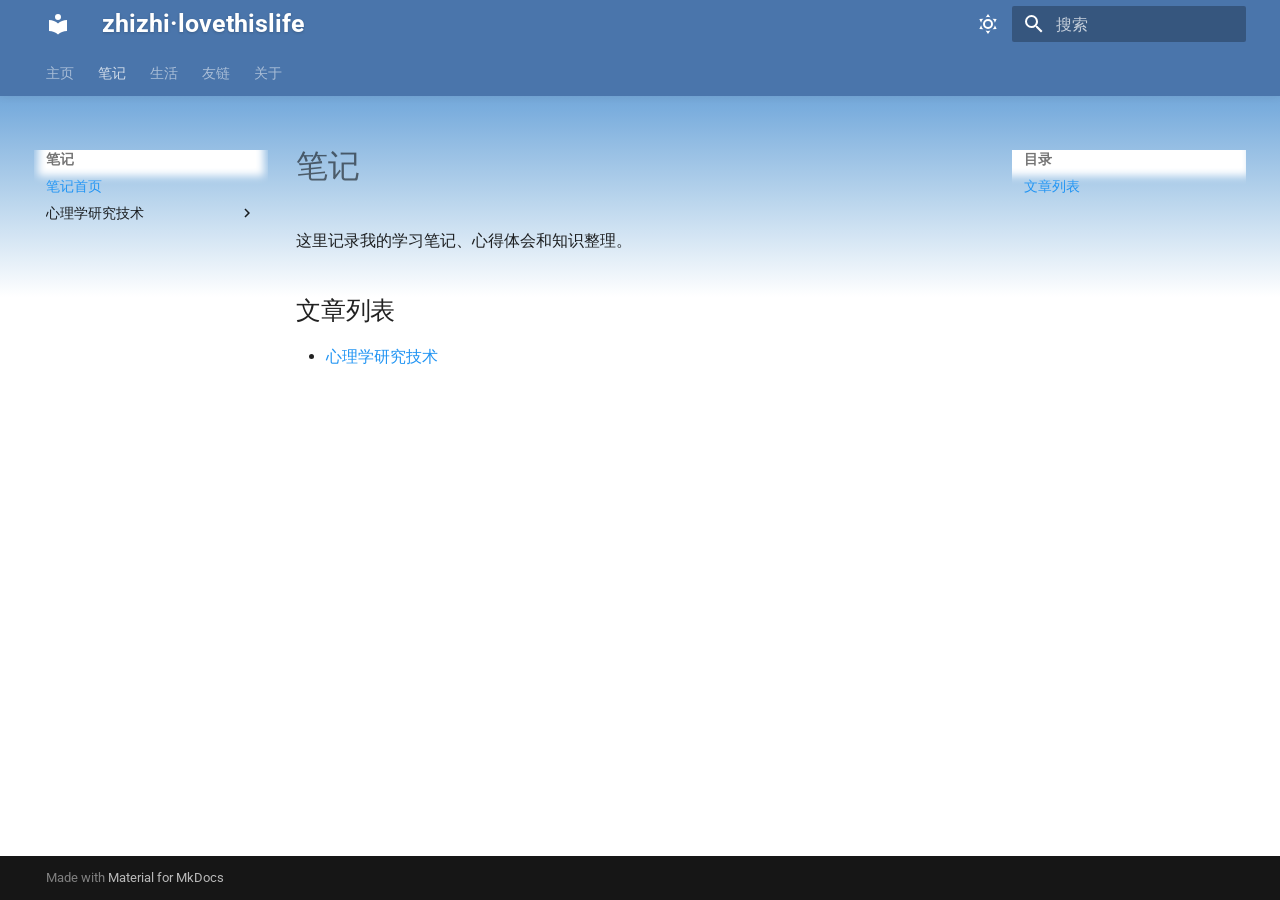
<file: course/index.html>
<!doctype html>
<html lang="zh" class="no-js">
  <head>
    
      <meta charset="utf-8">
      <meta name="viewport" content="width=device-width,initial-scale=1">
      
      
      
      
        <link rel="prev" href="..">
      
      
        <link rel="next" href="psychtech/%E7%9C%BC%E5%8A%A8%E5%9F%BA%E7%A1%80/">
      
      
        
      
      
      <link rel="icon" href="../assets/images/favicon.png">
      <meta name="generator" content="mkdocs-1.6.1, mkdocs-material-9.7.7">
    
    
      
        <title>笔记首页 - zhizhi·lovethislife</title>
      
    
    
      <link rel="stylesheet" href="../assets/stylesheets/main.ec1eaa64.min.css">
      
        
        <link rel="stylesheet" href="../assets/stylesheets/palette.ab4e12ef.min.css">
      
      


    
    
      
    
    
      
        
        
        <link rel="preconnect" href="https://fonts.gstatic.com" crossorigin>
        <link rel="stylesheet" href="https://fonts.googleapis.com/css?family=Roboto:300,300i,400,400i,700,700i%7CRoboto+Mono:400,400i,700,700i&display=fallback">
        <style>:root{--md-text-font:"Roboto";--md-code-font:"Roboto Mono"}</style>
      
    
    
      <link rel="stylesheet" href="../stylesheets/extra.css">
    
    <script>__md_scope=new URL("..",location),__md_hash=e=>[...e].reduce(((e,_)=>(e<<5)-e+_.charCodeAt(0)),0),__md_get=(e,_=localStorage,t=__md_scope)=>JSON.parse(_.getItem(t.pathname+"."+e)),__md_set=(e,_,t=localStorage,a=__md_scope)=>{try{t.setItem(a.pathname+"."+e,JSON.stringify(_))}catch(e){}}</script>
    
      

    
    
  </head>
  
  
    
    
      
    
    
    
    
    <body dir="ltr" data-md-color-scheme="default" data-md-color-primary="blue" data-md-color-accent="light-blue">
  
    
    <input class="md-toggle" data-md-toggle="drawer" type="checkbox" id="__drawer" autocomplete="off">
    <input class="md-toggle" data-md-toggle="search" type="checkbox" id="__search" autocomplete="off">
    <label class="md-overlay" for="__drawer"></label>
    <div data-md-component="skip">
      
        
        <a href="#_1" class="md-skip">
          跳转至
        </a>
      
    </div>
    <div data-md-component="announce">
      
    </div>
    
    
      

  

<header class="md-header md-header--shadow md-header--lifted" data-md-component="header">
  <nav class="md-header__inner md-grid" aria-label="页眉">
    <a href=".." title="zhizhi·lovethislife" class="md-header__button md-logo" aria-label="zhizhi·lovethislife" data-md-component="logo">
      
  
  <svg xmlns="http://www.w3.org/2000/svg" viewBox="0 0 24 24"><path d="M12 8a3 3 0 0 0 3-3 3 3 0 0 0-3-3 3 3 0 0 0-3 3 3 3 0 0 0 3 3m0 3.54C9.64 9.35 6.5 8 3 8v11c3.5 0 6.64 1.35 9 3.54 2.36-2.19 5.5-3.54 9-3.54V8c-3.5 0-6.64 1.35-9 3.54"/></svg>

    </a>
    <label class="md-header__button md-icon" for="__drawer">
      
      <svg xmlns="http://www.w3.org/2000/svg" viewBox="0 0 24 24"><path d="M3 6h18v2H3zm0 5h18v2H3zm0 5h18v2H3z"/></svg>
    </label>
    <div class="md-header__title" data-md-component="header-title">
      <div class="md-header__ellipsis">
        <div class="md-header__topic">
          <span class="md-ellipsis">
            zhizhi·lovethislife
          </span>
        </div>
        <div class="md-header__topic" data-md-component="header-topic">
          <span class="md-ellipsis">
            
              笔记首页
            
          </span>
        </div>
      </div>
    </div>
    
      
        <form class="md-header__option" data-md-component="palette">
  
    
    
    
    <input class="md-option" data-md-color-media="(prefers-color-scheme: light)" data-md-color-scheme="default" data-md-color-primary="blue" data-md-color-accent="light-blue"  aria-label="切换到深色模式"  type="radio" name="__palette" id="__palette_0">
    
      <label class="md-header__button md-icon" title="切换到深色模式" for="__palette_1" hidden>
        <svg xmlns="http://www.w3.org/2000/svg" viewBox="0 0 24 24"><path d="M12 7a5 5 0 0 1 5 5 5 5 0 0 1-5 5 5 5 0 0 1-5-5 5 5 0 0 1 5-5m0 2a3 3 0 0 0-3 3 3 3 0 0 0 3 3 3 3 0 0 0 3-3 3 3 0 0 0-3-3m0-7 2.39 3.42C13.65 5.15 12.84 5 12 5s-1.65.15-2.39.42zM3.34 7l4.16-.35A7.2 7.2 0 0 0 5.94 8.5c-.44.74-.69 1.5-.83 2.29zm.02 10 1.76-3.77a7.131 7.131 0 0 0 2.38 4.14zM20.65 7l-1.77 3.79a7.02 7.02 0 0 0-2.38-4.15zm-.01 10-4.14.36c.59-.51 1.12-1.14 1.54-1.86.42-.73.69-1.5.83-2.29zM12 22l-2.41-3.44c.74.27 1.55.44 2.41.44.82 0 1.63-.17 2.37-.44z"/></svg>
      </label>
    
  
    
    
    
    <input class="md-option" data-md-color-media="(prefers-color-scheme: dark)" data-md-color-scheme="slate" data-md-color-primary="blue" data-md-color-accent="light-blue"  aria-label="切换到浅色模式"  type="radio" name="__palette" id="__palette_1">
    
      <label class="md-header__button md-icon" title="切换到浅色模式" for="__palette_0" hidden>
        <svg xmlns="http://www.w3.org/2000/svg" viewBox="0 0 24 24"><path d="m17.75 4.09-2.53 1.94.91 3.06-2.63-1.81-2.63 1.81.91-3.06-2.53-1.94L12.44 4l1.06-3 1.06 3zm3.5 6.91-1.64 1.25.59 1.98-1.7-1.17-1.7 1.17.59-1.98L15.75 11l2.06-.05L18.5 9l.69 1.95zm-2.28 4.95c.83-.08 1.72 1.1 1.19 1.85-.32.45-.66.87-1.08 1.27C15.17 23 8.84 23 4.94 19.07c-3.91-3.9-3.91-10.24 0-14.14.4-.4.82-.76 1.27-1.08.75-.53 1.93.36 1.85 1.19-.27 2.86.69 5.83 2.89 8.02a9.96 9.96 0 0 0 8.02 2.89m-1.64 2.02a12.08 12.08 0 0 1-7.8-3.47c-2.17-2.19-3.33-5-3.49-7.82-2.81 3.14-2.7 7.96.31 10.98 3.02 3.01 7.84 3.12 10.98.31"/></svg>
      </label>
    
  
</form>
      
    
    
      <script>var palette=__md_get("__palette");if(palette&&palette.color){if("(prefers-color-scheme)"===palette.color.media){var media=matchMedia("(prefers-color-scheme: light)"),input=document.querySelector(media.matches?"[data-md-color-media='(prefers-color-scheme: light)']":"[data-md-color-media='(prefers-color-scheme: dark)']");palette.color.media=input.getAttribute("data-md-color-media"),palette.color.scheme=input.getAttribute("data-md-color-scheme"),palette.color.primary=input.getAttribute("data-md-color-primary"),palette.color.accent=input.getAttribute("data-md-color-accent")}for(var[key,value]of Object.entries(palette.color))document.body.setAttribute("data-md-color-"+key,value)}</script>
    
    
    
      
      
        <label class="md-header__button md-icon" for="__search">
          
          <svg xmlns="http://www.w3.org/2000/svg" viewBox="0 0 24 24"><path d="M9.5 3A6.5 6.5 0 0 1 16 9.5c0 1.61-.59 3.09-1.56 4.23l.27.27h.79l5 5-1.5 1.5-5-5v-.79l-.27-.27A6.52 6.52 0 0 1 9.5 16 6.5 6.5 0 0 1 3 9.5 6.5 6.5 0 0 1 9.5 3m0 2C7 5 5 7 5 9.5S7 14 9.5 14 14 12 14 9.5 12 5 9.5 5"/></svg>
        </label>
        <div class="md-search" data-md-component="search" role="dialog">
  <label class="md-search__overlay" for="__search"></label>
  <div class="md-search__inner" role="search">
    <form class="md-search__form" name="search">
      <input type="text" class="md-search__input" name="query" aria-label="搜索" placeholder="搜索" autocapitalize="off" autocorrect="off" autocomplete="off" spellcheck="false" data-md-component="search-query" required>
      <label class="md-search__icon md-icon" for="__search">
        
        <svg xmlns="http://www.w3.org/2000/svg" viewBox="0 0 24 24"><path d="M9.5 3A6.5 6.5 0 0 1 16 9.5c0 1.61-.59 3.09-1.56 4.23l.27.27h.79l5 5-1.5 1.5-5-5v-.79l-.27-.27A6.52 6.52 0 0 1 9.5 16 6.5 6.5 0 0 1 3 9.5 6.5 6.5 0 0 1 9.5 3m0 2C7 5 5 7 5 9.5S7 14 9.5 14 14 12 14 9.5 12 5 9.5 5"/></svg>
        
        <svg xmlns="http://www.w3.org/2000/svg" viewBox="0 0 24 24"><path d="M20 11v2H8l5.5 5.5-1.42 1.42L4.16 12l7.92-7.92L13.5 5.5 8 11z"/></svg>
      </label>
      <nav class="md-search__options" aria-label="查找">
        
        <button type="reset" class="md-search__icon md-icon" title="清空当前内容" aria-label="清空当前内容" tabindex="-1">
          
          <svg xmlns="http://www.w3.org/2000/svg" viewBox="0 0 24 24"><path d="M19 6.41 17.59 5 12 10.59 6.41 5 5 6.41 10.59 12 5 17.59 6.41 19 12 13.41 17.59 19 19 17.59 13.41 12z"/></svg>
        </button>
      </nav>
      
    </form>
    <div class="md-search__output">
      <div class="md-search__scrollwrap" tabindex="0" data-md-scrollfix>
        <div class="md-search-result" data-md-component="search-result">
          <div class="md-search-result__meta">
            正在初始化搜索引擎
          </div>
          <ol class="md-search-result__list" role="presentation"></ol>
        </div>
      </div>
    </div>
  </div>
</div>
      
    
    
  </nav>
  
    
      
<nav class="md-tabs" aria-label="标签" data-md-component="tabs">
  <div class="md-grid">
    <ul class="md-tabs__list">
      
        
  
  
  
  
    <li class="md-tabs__item">
      <a href=".." class="md-tabs__link">
        
  
  
    
  
  主页

      </a>
    </li>
  

      
        
  
  
  
    
  
  
    
    
      <li class="md-tabs__item md-tabs__item--active">
        <a href="./" class="md-tabs__link">
          
  
  
  笔记

        </a>
      </li>
    
  

      
        
  
  
  
  
    
    
      <li class="md-tabs__item">
        <a href="../life/" class="md-tabs__link">
          
  
  
  生活

        </a>
      </li>
    
  

      
        
  
  
  
  
    <li class="md-tabs__item">
      <a href="../friends/" class="md-tabs__link">
        
  
  
    
  
  友链

      </a>
    </li>
  

      
        
  
  
  
  
    <li class="md-tabs__item">
      <a href="../about/" class="md-tabs__link">
        
  
  
    
  
  关于

      </a>
    </li>
  

      
    </ul>
  </div>
</nav>
    
  
</header>
    
    <div class="md-container" data-md-component="container">
      
      
        
      
      <main class="md-main" data-md-component="main">
        <div class="md-main__inner md-grid">
          
            
              
              <div class="md-sidebar md-sidebar--primary" data-md-component="sidebar" data-md-type="navigation" >
                <div class="md-sidebar__scrollwrap">
                  <div class="md-sidebar__inner">
                    


  


<nav class="md-nav md-nav--primary md-nav--lifted" aria-label="导航栏" data-md-level="0">
  <label class="md-nav__title" for="__drawer">
    <a href=".." title="zhizhi·lovethislife" class="md-nav__button md-logo" aria-label="zhizhi·lovethislife" data-md-component="logo">
      
  
  <svg xmlns="http://www.w3.org/2000/svg" viewBox="0 0 24 24"><path d="M12 8a3 3 0 0 0 3-3 3 3 0 0 0-3-3 3 3 0 0 0-3 3 3 3 0 0 0 3 3m0 3.54C9.64 9.35 6.5 8 3 8v11c3.5 0 6.64 1.35 9 3.54 2.36-2.19 5.5-3.54 9-3.54V8c-3.5 0-6.64 1.35-9 3.54"/></svg>

    </a>
    zhizhi·lovethislife
  </label>
  
  <ul class="md-nav__list" data-md-scrollfix>
    
      
      
  
  
  
  
    <li class="md-nav__item">
      <a href=".." class="md-nav__link">
        
  
  
  <span class="md-ellipsis">
    
  
    主页
  

    
  </span>
  
  

      </a>
    </li>
  

    
      
      
  
  
    
  
  
  
    
    
    
    
      
        
        
      
      
    
    
    <li class="md-nav__item md-nav__item--active md-nav__item--section md-nav__item--nested">
      
        
        
        <input class="md-nav__toggle md-toggle " type="checkbox" id="__nav_2" checked>
        
          
          <label class="md-nav__link" for="__nav_2" id="__nav_2_label" tabindex="">
            
  
  
  <span class="md-ellipsis">
    
  
    笔记
  

    
  </span>
  
  

            <span class="md-nav__icon md-icon"></span>
          </label>
        
        <nav class="md-nav" data-md-level="1" aria-labelledby="__nav_2_label" aria-expanded="true">
          <label class="md-nav__title" for="__nav_2">
            <span class="md-nav__icon md-icon"></span>
            
  
    笔记
  

          </label>
          <ul class="md-nav__list" data-md-scrollfix>
            
              
                
  
  
    
  
  
  
    <li class="md-nav__item md-nav__item--active">
      
      <input class="md-nav__toggle md-toggle" type="checkbox" id="__toc">
      
      
        
      
      
        <label class="md-nav__link md-nav__link--active" for="__toc">
          
  
  
  <span class="md-ellipsis">
    
  
    笔记首页
  

    
  </span>
  
  

          <span class="md-nav__icon md-icon"></span>
        </label>
      
      <a href="./" class="md-nav__link md-nav__link--active">
        
  
  
  <span class="md-ellipsis">
    
  
    笔记首页
  

    
  </span>
  
  

      </a>
      
        

<nav class="md-nav md-nav--secondary" aria-label="目录">
  
  
  
    
  
  
    <label class="md-nav__title" for="__toc">
      <span class="md-nav__icon md-icon"></span>
      目录
    </label>
    <ul class="md-nav__list" data-md-component="toc" data-md-scrollfix>
      
        <li class="md-nav__item">
  <a href="#_2" class="md-nav__link">
    <span class="md-ellipsis">
      
        文章列表
      
    </span>
  </a>
  
</li>
      
    </ul>
  
</nav>
      
    </li>
  

              
            
              
                
  
  
  
  
    
    
    
    
      
      
    
    
    <li class="md-nav__item md-nav__item--nested">
      
        
        
        <input class="md-nav__toggle md-toggle " type="checkbox" id="__nav_2_2" >
        
          
          <label class="md-nav__link" for="__nav_2_2" id="__nav_2_2_label" tabindex="0">
            
  
  
  <span class="md-ellipsis">
    
  
    心理学研究技术
  

    
  </span>
  
  

            <span class="md-nav__icon md-icon"></span>
          </label>
        
        <nav class="md-nav" data-md-level="2" aria-labelledby="__nav_2_2_label" aria-expanded="false">
          <label class="md-nav__title" for="__nav_2_2">
            <span class="md-nav__icon md-icon"></span>
            
  
    心理学研究技术
  

          </label>
          <ul class="md-nav__list" data-md-scrollfix>
            
              
                
  
  
  
  
    <li class="md-nav__item">
      <a href="psychtech/%E7%9C%BC%E5%8A%A8%E5%9F%BA%E7%A1%80/" class="md-nav__link">
        
  
  
  <span class="md-ellipsis">
    
  
    眼动基础
  

    
  </span>
  
  

      </a>
    </li>
  

              
            
              
                
  
  
  
  
    <li class="md-nav__item">
      <a href="psychtech/fMRI/" class="md-nav__link">
        
  
  
  <span class="md-ellipsis">
    
  
    fMRI
  

    
  </span>
  
  

      </a>
    </li>
  

              
            
              
                
  
  
  
  
    <li class="md-nav__item">
      <a href="psychtech/%E6%97%A0%E5%88%9B%E7%A5%9E%E7%BB%8F%E8%B0%83%E6%8E%A7/" class="md-nav__link">
        
  
  
  <span class="md-ellipsis">
    
  
    无创神经调控
  

    
  </span>
  
  

      </a>
    </li>
  

              
            
          </ul>
        </nav>
      
    </li>
  

              
            
          </ul>
        </nav>
      
    </li>
  

    
      
      
  
  
  
  
    
    
    
    
      
      
    
    
    <li class="md-nav__item md-nav__item--nested">
      
        
        
        <input class="md-nav__toggle md-toggle " type="checkbox" id="__nav_3" >
        
          
          <label class="md-nav__link" for="__nav_3" id="__nav_3_label" tabindex="0">
            
  
  
  <span class="md-ellipsis">
    
  
    生活
  

    
  </span>
  
  

            <span class="md-nav__icon md-icon"></span>
          </label>
        
        <nav class="md-nav" data-md-level="1" aria-labelledby="__nav_3_label" aria-expanded="false">
          <label class="md-nav__title" for="__nav_3">
            <span class="md-nav__icon md-icon"></span>
            
  
    生活
  

          </label>
          <ul class="md-nav__list" data-md-scrollfix>
            
              
                
  
  
  
  
    <li class="md-nav__item">
      <a href="../life/" class="md-nav__link">
        
  
  
  <span class="md-ellipsis">
    
  
    生活首页
  

    
  </span>
  
  

      </a>
    </li>
  

              
            
              
                
  
  
  
  
    <li class="md-nav__item">
      <a href="../life/dance/" class="md-nav__link">
        
  
  
  <span class="md-ellipsis">
    
  
    舞蹈
  

    
  </span>
  
  

      </a>
    </li>
  

              
            
              
                
  
  
  
  
    <li class="md-nav__item">
      <a href="../life/playlist/" class="md-nav__link">
        
  
  
  <span class="md-ellipsis">
    
  
    歌单
  

    
  </span>
  
  

      </a>
    </li>
  

              
            
              
                
  
  
  
  
    <li class="md-nav__item">
      <a href="../life/books/" class="md-nav__link">
        
  
  
  <span class="md-ellipsis">
    
  
    书单
  

    
  </span>
  
  

      </a>
    </li>
  

              
            
          </ul>
        </nav>
      
    </li>
  

    
      
      
  
  
  
  
    <li class="md-nav__item">
      <a href="../friends/" class="md-nav__link">
        
  
  
  <span class="md-ellipsis">
    
  
    友链
  

    
  </span>
  
  

      </a>
    </li>
  

    
      
      
  
  
  
  
    <li class="md-nav__item">
      <a href="../about/" class="md-nav__link">
        
  
  
  <span class="md-ellipsis">
    
  
    关于
  

    
  </span>
  
  

      </a>
    </li>
  

    
  </ul>
</nav>
                  </div>
                </div>
              </div>
            
            
              
              <div class="md-sidebar md-sidebar--secondary" data-md-component="sidebar" data-md-type="toc" >
                <div class="md-sidebar__scrollwrap">
                  <div class="md-sidebar__inner">
                    

<nav class="md-nav md-nav--secondary" aria-label="目录">
  
  
  
    
  
  
    <label class="md-nav__title" for="__toc">
      <span class="md-nav__icon md-icon"></span>
      目录
    </label>
    <ul class="md-nav__list" data-md-component="toc" data-md-scrollfix>
      
        <li class="md-nav__item">
  <a href="#_2" class="md-nav__link">
    <span class="md-ellipsis">
      
        文章列表
      
    </span>
  </a>
  
</li>
      
    </ul>
  
</nav>
                  </div>
                </div>
              </div>
            
          
          
            <div class="md-content" data-md-component="content">
              
              <article class="md-content__inner md-typeset">
                
                  



<h1 id="_1">笔记</h1>
<p>这里记录我的学习笔记、心得体会和知识整理。</p>
<h2 id="_2">文章列表</h2>
<ul>
<li><a href="./psychtech/">心理学研究技术</a></li>
</ul>












                
              </article>
            </div>
          
          
<script>var target=document.getElementById(location.hash.slice(1));target&&target.name&&(target.checked=target.name.startsWith("__tabbed_"))</script>
        </div>
        
      </main>
      
        <footer class="md-footer">
  
  <div class="md-footer-meta md-typeset">
    <div class="md-footer-meta__inner md-grid">
      <div class="md-copyright">
  
  
    Made with
    <a href="https://squidfunk.github.io/mkdocs-material/" target="_blank" rel="noopener">
      Material for MkDocs
    </a>
  
</div>
      
    </div>
  </div>
</footer>
      
    </div>
    <div class="md-dialog" data-md-component="dialog">
      <div class="md-dialog__inner md-typeset"></div>
    </div>
    
    
    
      
      
      <script id="__config" type="application/json">{"annotate": null, "base": "..", "features": ["navigation.tabs", "navigation.tabs.sticky"], "search": "../assets/javascripts/workers/search.2c215733.min.js", "tags": null, "translations": {"clipboard.copied": "\u5df2\u590d\u5236", "clipboard.copy": "\u590d\u5236", "search.result.more.one": "\u5728\u8be5\u9875\u4e0a\u8fd8\u6709 1 \u4e2a\u7b26\u5408\u6761\u4ef6\u7684\u7ed3\u679c", "search.result.more.other": "\u5728\u8be5\u9875\u4e0a\u8fd8\u6709 # \u4e2a\u7b26\u5408\u6761\u4ef6\u7684\u7ed3\u679c", "search.result.none": "\u6ca1\u6709\u627e\u5230\u7b26\u5408\u6761\u4ef6\u7684\u7ed3\u679c", "search.result.one": "\u627e\u5230 1 \u4e2a\u7b26\u5408\u6761\u4ef6\u7684\u7ed3\u679c", "search.result.other": "# \u4e2a\u7b26\u5408\u6761\u4ef6\u7684\u7ed3\u679c", "search.result.placeholder": "\u952e\u5165\u4ee5\u5f00\u59cb\u641c\u7d22", "search.result.term.missing": "\u7f3a\u5c11", "select.version": "\u9009\u62e9\u5f53\u524d\u7248\u672c"}, "version": null}</script>
    
    
      <script src="../assets/javascripts/bundle.d7400e89.min.js"></script>
      
        <script src="https://busuanzi.ibruce.info/busuanzi/2.3/busuanzi.pure.mini.js"></script>
      
    
  </body>
</html>
</file>
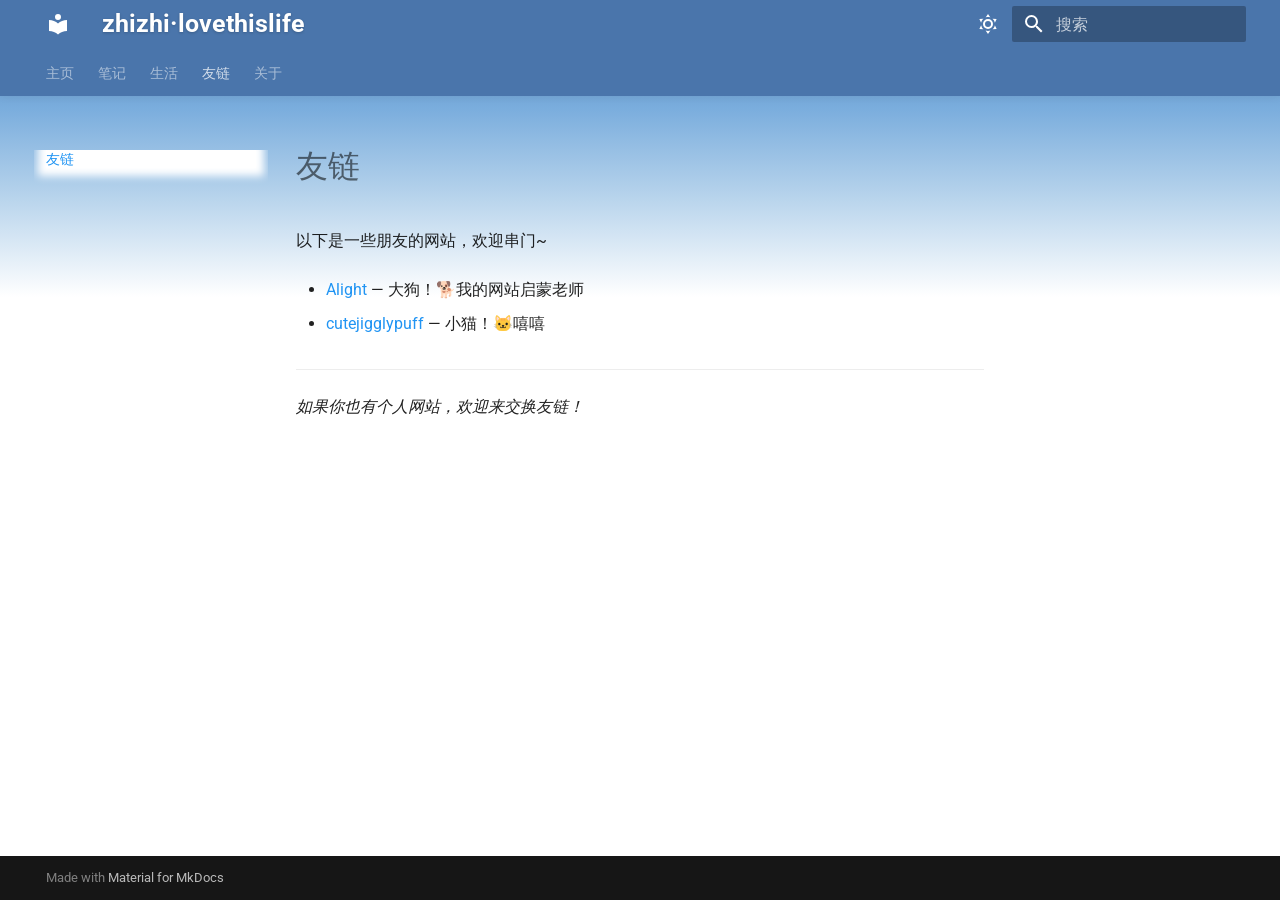
<file: friends/index.html>
<!doctype html>
<html lang="zh" class="no-js">
  <head>
    
      <meta charset="utf-8">
      <meta name="viewport" content="width=device-width,initial-scale=1">
      
      
      
      
        <link rel="prev" href="../life/books/">
      
      
        <link rel="next" href="../about/">
      
      
        
      
      
      <link rel="icon" href="../assets/images/favicon.png">
      <meta name="generator" content="mkdocs-1.6.1, mkdocs-material-9.7.7">
    
    
      
        <title>友链 - zhizhi·lovethislife</title>
      
    
    
      <link rel="stylesheet" href="../assets/stylesheets/main.ec1eaa64.min.css">
      
        
        <link rel="stylesheet" href="../assets/stylesheets/palette.ab4e12ef.min.css">
      
      


    
    
      
    
    
      
        
        
        <link rel="preconnect" href="https://fonts.gstatic.com" crossorigin>
        <link rel="stylesheet" href="https://fonts.googleapis.com/css?family=Roboto:300,300i,400,400i,700,700i%7CRoboto+Mono:400,400i,700,700i&display=fallback">
        <style>:root{--md-text-font:"Roboto";--md-code-font:"Roboto Mono"}</style>
      
    
    
      <link rel="stylesheet" href="../stylesheets/extra.css">
    
    <script>__md_scope=new URL("..",location),__md_hash=e=>[...e].reduce(((e,_)=>(e<<5)-e+_.charCodeAt(0)),0),__md_get=(e,_=localStorage,t=__md_scope)=>JSON.parse(_.getItem(t.pathname+"."+e)),__md_set=(e,_,t=localStorage,a=__md_scope)=>{try{t.setItem(a.pathname+"."+e,JSON.stringify(_))}catch(e){}}</script>
    
      

    
    
  </head>
  
  
    
    
      
    
    
    
    
    <body dir="ltr" data-md-color-scheme="default" data-md-color-primary="blue" data-md-color-accent="light-blue">
  
    
    <input class="md-toggle" data-md-toggle="drawer" type="checkbox" id="__drawer" autocomplete="off">
    <input class="md-toggle" data-md-toggle="search" type="checkbox" id="__search" autocomplete="off">
    <label class="md-overlay" for="__drawer"></label>
    <div data-md-component="skip">
      
        
        <a href="#_1" class="md-skip">
          跳转至
        </a>
      
    </div>
    <div data-md-component="announce">
      
    </div>
    
    
      

  

<header class="md-header md-header--shadow md-header--lifted" data-md-component="header">
  <nav class="md-header__inner md-grid" aria-label="页眉">
    <a href=".." title="zhizhi·lovethislife" class="md-header__button md-logo" aria-label="zhizhi·lovethislife" data-md-component="logo">
      
  
  <svg xmlns="http://www.w3.org/2000/svg" viewBox="0 0 24 24"><path d="M12 8a3 3 0 0 0 3-3 3 3 0 0 0-3-3 3 3 0 0 0-3 3 3 3 0 0 0 3 3m0 3.54C9.64 9.35 6.5 8 3 8v11c3.5 0 6.64 1.35 9 3.54 2.36-2.19 5.5-3.54 9-3.54V8c-3.5 0-6.64 1.35-9 3.54"/></svg>

    </a>
    <label class="md-header__button md-icon" for="__drawer">
      
      <svg xmlns="http://www.w3.org/2000/svg" viewBox="0 0 24 24"><path d="M3 6h18v2H3zm0 5h18v2H3zm0 5h18v2H3z"/></svg>
    </label>
    <div class="md-header__title" data-md-component="header-title">
      <div class="md-header__ellipsis">
        <div class="md-header__topic">
          <span class="md-ellipsis">
            zhizhi·lovethislife
          </span>
        </div>
        <div class="md-header__topic" data-md-component="header-topic">
          <span class="md-ellipsis">
            
              友链
            
          </span>
        </div>
      </div>
    </div>
    
      
        <form class="md-header__option" data-md-component="palette">
  
    
    
    
    <input class="md-option" data-md-color-media="(prefers-color-scheme: light)" data-md-color-scheme="default" data-md-color-primary="blue" data-md-color-accent="light-blue"  aria-label="切换到深色模式"  type="radio" name="__palette" id="__palette_0">
    
      <label class="md-header__button md-icon" title="切换到深色模式" for="__palette_1" hidden>
        <svg xmlns="http://www.w3.org/2000/svg" viewBox="0 0 24 24"><path d="M12 7a5 5 0 0 1 5 5 5 5 0 0 1-5 5 5 5 0 0 1-5-5 5 5 0 0 1 5-5m0 2a3 3 0 0 0-3 3 3 3 0 0 0 3 3 3 3 0 0 0 3-3 3 3 0 0 0-3-3m0-7 2.39 3.42C13.65 5.15 12.84 5 12 5s-1.65.15-2.39.42zM3.34 7l4.16-.35A7.2 7.2 0 0 0 5.94 8.5c-.44.74-.69 1.5-.83 2.29zm.02 10 1.76-3.77a7.131 7.131 0 0 0 2.38 4.14zM20.65 7l-1.77 3.79a7.02 7.02 0 0 0-2.38-4.15zm-.01 10-4.14.36c.59-.51 1.12-1.14 1.54-1.86.42-.73.69-1.5.83-2.29zM12 22l-2.41-3.44c.74.27 1.55.44 2.41.44.82 0 1.63-.17 2.37-.44z"/></svg>
      </label>
    
  
    
    
    
    <input class="md-option" data-md-color-media="(prefers-color-scheme: dark)" data-md-color-scheme="slate" data-md-color-primary="blue" data-md-color-accent="light-blue"  aria-label="切换到浅色模式"  type="radio" name="__palette" id="__palette_1">
    
      <label class="md-header__button md-icon" title="切换到浅色模式" for="__palette_0" hidden>
        <svg xmlns="http://www.w3.org/2000/svg" viewBox="0 0 24 24"><path d="m17.75 4.09-2.53 1.94.91 3.06-2.63-1.81-2.63 1.81.91-3.06-2.53-1.94L12.44 4l1.06-3 1.06 3zm3.5 6.91-1.64 1.25.59 1.98-1.7-1.17-1.7 1.17.59-1.98L15.75 11l2.06-.05L18.5 9l.69 1.95zm-2.28 4.95c.83-.08 1.72 1.1 1.19 1.85-.32.45-.66.87-1.08 1.27C15.17 23 8.84 23 4.94 19.07c-3.91-3.9-3.91-10.24 0-14.14.4-.4.82-.76 1.27-1.08.75-.53 1.93.36 1.85 1.19-.27 2.86.69 5.83 2.89 8.02a9.96 9.96 0 0 0 8.02 2.89m-1.64 2.02a12.08 12.08 0 0 1-7.8-3.47c-2.17-2.19-3.33-5-3.49-7.82-2.81 3.14-2.7 7.96.31 10.98 3.02 3.01 7.84 3.12 10.98.31"/></svg>
      </label>
    
  
</form>
      
    
    
      <script>var palette=__md_get("__palette");if(palette&&palette.color){if("(prefers-color-scheme)"===palette.color.media){var media=matchMedia("(prefers-color-scheme: light)"),input=document.querySelector(media.matches?"[data-md-color-media='(prefers-color-scheme: light)']":"[data-md-color-media='(prefers-color-scheme: dark)']");palette.color.media=input.getAttribute("data-md-color-media"),palette.color.scheme=input.getAttribute("data-md-color-scheme"),palette.color.primary=input.getAttribute("data-md-color-primary"),palette.color.accent=input.getAttribute("data-md-color-accent")}for(var[key,value]of Object.entries(palette.color))document.body.setAttribute("data-md-color-"+key,value)}</script>
    
    
    
      
      
        <label class="md-header__button md-icon" for="__search">
          
          <svg xmlns="http://www.w3.org/2000/svg" viewBox="0 0 24 24"><path d="M9.5 3A6.5 6.5 0 0 1 16 9.5c0 1.61-.59 3.09-1.56 4.23l.27.27h.79l5 5-1.5 1.5-5-5v-.79l-.27-.27A6.52 6.52 0 0 1 9.5 16 6.5 6.5 0 0 1 3 9.5 6.5 6.5 0 0 1 9.5 3m0 2C7 5 5 7 5 9.5S7 14 9.5 14 14 12 14 9.5 12 5 9.5 5"/></svg>
        </label>
        <div class="md-search" data-md-component="search" role="dialog">
  <label class="md-search__overlay" for="__search"></label>
  <div class="md-search__inner" role="search">
    <form class="md-search__form" name="search">
      <input type="text" class="md-search__input" name="query" aria-label="搜索" placeholder="搜索" autocapitalize="off" autocorrect="off" autocomplete="off" spellcheck="false" data-md-component="search-query" required>
      <label class="md-search__icon md-icon" for="__search">
        
        <svg xmlns="http://www.w3.org/2000/svg" viewBox="0 0 24 24"><path d="M9.5 3A6.5 6.5 0 0 1 16 9.5c0 1.61-.59 3.09-1.56 4.23l.27.27h.79l5 5-1.5 1.5-5-5v-.79l-.27-.27A6.52 6.52 0 0 1 9.5 16 6.5 6.5 0 0 1 3 9.5 6.5 6.5 0 0 1 9.5 3m0 2C7 5 5 7 5 9.5S7 14 9.5 14 14 12 14 9.5 12 5 9.5 5"/></svg>
        
        <svg xmlns="http://www.w3.org/2000/svg" viewBox="0 0 24 24"><path d="M20 11v2H8l5.5 5.5-1.42 1.42L4.16 12l7.92-7.92L13.5 5.5 8 11z"/></svg>
      </label>
      <nav class="md-search__options" aria-label="查找">
        
        <button type="reset" class="md-search__icon md-icon" title="清空当前内容" aria-label="清空当前内容" tabindex="-1">
          
          <svg xmlns="http://www.w3.org/2000/svg" viewBox="0 0 24 24"><path d="M19 6.41 17.59 5 12 10.59 6.41 5 5 6.41 10.59 12 5 17.59 6.41 19 12 13.41 17.59 19 19 17.59 13.41 12z"/></svg>
        </button>
      </nav>
      
    </form>
    <div class="md-search__output">
      <div class="md-search__scrollwrap" tabindex="0" data-md-scrollfix>
        <div class="md-search-result" data-md-component="search-result">
          <div class="md-search-result__meta">
            正在初始化搜索引擎
          </div>
          <ol class="md-search-result__list" role="presentation"></ol>
        </div>
      </div>
    </div>
  </div>
</div>
      
    
    
  </nav>
  
    
      
<nav class="md-tabs" aria-label="标签" data-md-component="tabs">
  <div class="md-grid">
    <ul class="md-tabs__list">
      
        
  
  
  
  
    <li class="md-tabs__item">
      <a href=".." class="md-tabs__link">
        
  
  
    
  
  主页

      </a>
    </li>
  

      
        
  
  
  
  
    
    
      <li class="md-tabs__item">
        <a href="../course/" class="md-tabs__link">
          
  
  
  笔记

        </a>
      </li>
    
  

      
        
  
  
  
  
    
    
      <li class="md-tabs__item">
        <a href="../life/" class="md-tabs__link">
          
  
  
  生活

        </a>
      </li>
    
  

      
        
  
  
  
    
  
  
    <li class="md-tabs__item md-tabs__item--active">
      <a href="./" class="md-tabs__link">
        
  
  
    
  
  友链

      </a>
    </li>
  

      
        
  
  
  
  
    <li class="md-tabs__item">
      <a href="../about/" class="md-tabs__link">
        
  
  
    
  
  关于

      </a>
    </li>
  

      
    </ul>
  </div>
</nav>
    
  
</header>
    
    <div class="md-container" data-md-component="container">
      
      
        
      
      <main class="md-main" data-md-component="main">
        <div class="md-main__inner md-grid">
          
            
              
              <div class="md-sidebar md-sidebar--primary" data-md-component="sidebar" data-md-type="navigation" >
                <div class="md-sidebar__scrollwrap">
                  <div class="md-sidebar__inner">
                    


  


<nav class="md-nav md-nav--primary md-nav--lifted" aria-label="导航栏" data-md-level="0">
  <label class="md-nav__title" for="__drawer">
    <a href=".." title="zhizhi·lovethislife" class="md-nav__button md-logo" aria-label="zhizhi·lovethislife" data-md-component="logo">
      
  
  <svg xmlns="http://www.w3.org/2000/svg" viewBox="0 0 24 24"><path d="M12 8a3 3 0 0 0 3-3 3 3 0 0 0-3-3 3 3 0 0 0-3 3 3 3 0 0 0 3 3m0 3.54C9.64 9.35 6.5 8 3 8v11c3.5 0 6.64 1.35 9 3.54 2.36-2.19 5.5-3.54 9-3.54V8c-3.5 0-6.64 1.35-9 3.54"/></svg>

    </a>
    zhizhi·lovethislife
  </label>
  
  <ul class="md-nav__list" data-md-scrollfix>
    
      
      
  
  
  
  
    <li class="md-nav__item">
      <a href=".." class="md-nav__link">
        
  
  
  <span class="md-ellipsis">
    
  
    主页
  

    
  </span>
  
  

      </a>
    </li>
  

    
      
      
  
  
  
  
    
    
    
    
      
      
    
    
    <li class="md-nav__item md-nav__item--nested">
      
        
        
        <input class="md-nav__toggle md-toggle " type="checkbox" id="__nav_2" >
        
          
          <label class="md-nav__link" for="__nav_2" id="__nav_2_label" tabindex="0">
            
  
  
  <span class="md-ellipsis">
    
  
    笔记
  

    
  </span>
  
  

            <span class="md-nav__icon md-icon"></span>
          </label>
        
        <nav class="md-nav" data-md-level="1" aria-labelledby="__nav_2_label" aria-expanded="false">
          <label class="md-nav__title" for="__nav_2">
            <span class="md-nav__icon md-icon"></span>
            
  
    笔记
  

          </label>
          <ul class="md-nav__list" data-md-scrollfix>
            
              
                
  
  
  
  
    <li class="md-nav__item">
      <a href="../course/" class="md-nav__link">
        
  
  
  <span class="md-ellipsis">
    
  
    笔记首页
  

    
  </span>
  
  

      </a>
    </li>
  

              
            
              
                
  
  
  
  
    
    
    
    
      
      
    
    
    <li class="md-nav__item md-nav__item--nested">
      
        
        
        <input class="md-nav__toggle md-toggle " type="checkbox" id="__nav_2_2" >
        
          
          <label class="md-nav__link" for="__nav_2_2" id="__nav_2_2_label" tabindex="0">
            
  
  
  <span class="md-ellipsis">
    
  
    心理学研究技术
  

    
  </span>
  
  

            <span class="md-nav__icon md-icon"></span>
          </label>
        
        <nav class="md-nav" data-md-level="2" aria-labelledby="__nav_2_2_label" aria-expanded="false">
          <label class="md-nav__title" for="__nav_2_2">
            <span class="md-nav__icon md-icon"></span>
            
  
    心理学研究技术
  

          </label>
          <ul class="md-nav__list" data-md-scrollfix>
            
              
                
  
  
  
  
    <li class="md-nav__item">
      <a href="../course/psychtech/%E7%9C%BC%E5%8A%A8%E5%9F%BA%E7%A1%80/" class="md-nav__link">
        
  
  
  <span class="md-ellipsis">
    
  
    眼动基础
  

    
  </span>
  
  

      </a>
    </li>
  

              
            
              
                
  
  
  
  
    <li class="md-nav__item">
      <a href="../course/psychtech/fMRI/" class="md-nav__link">
        
  
  
  <span class="md-ellipsis">
    
  
    fMRI
  

    
  </span>
  
  

      </a>
    </li>
  

              
            
              
                
  
  
  
  
    <li class="md-nav__item">
      <a href="../course/psychtech/%E6%97%A0%E5%88%9B%E7%A5%9E%E7%BB%8F%E8%B0%83%E6%8E%A7/" class="md-nav__link">
        
  
  
  <span class="md-ellipsis">
    
  
    无创神经调控
  

    
  </span>
  
  

      </a>
    </li>
  

              
            
          </ul>
        </nav>
      
    </li>
  

              
            
          </ul>
        </nav>
      
    </li>
  

    
      
      
  
  
  
  
    
    
    
    
      
      
    
    
    <li class="md-nav__item md-nav__item--nested">
      
        
        
        <input class="md-nav__toggle md-toggle " type="checkbox" id="__nav_3" >
        
          
          <label class="md-nav__link" for="__nav_3" id="__nav_3_label" tabindex="0">
            
  
  
  <span class="md-ellipsis">
    
  
    生活
  

    
  </span>
  
  

            <span class="md-nav__icon md-icon"></span>
          </label>
        
        <nav class="md-nav" data-md-level="1" aria-labelledby="__nav_3_label" aria-expanded="false">
          <label class="md-nav__title" for="__nav_3">
            <span class="md-nav__icon md-icon"></span>
            
  
    生活
  

          </label>
          <ul class="md-nav__list" data-md-scrollfix>
            
              
                
  
  
  
  
    <li class="md-nav__item">
      <a href="../life/" class="md-nav__link">
        
  
  
  <span class="md-ellipsis">
    
  
    生活首页
  

    
  </span>
  
  

      </a>
    </li>
  

              
            
              
                
  
  
  
  
    <li class="md-nav__item">
      <a href="../life/dance/" class="md-nav__link">
        
  
  
  <span class="md-ellipsis">
    
  
    舞蹈
  

    
  </span>
  
  

      </a>
    </li>
  

              
            
              
                
  
  
  
  
    <li class="md-nav__item">
      <a href="../life/playlist/" class="md-nav__link">
        
  
  
  <span class="md-ellipsis">
    
  
    歌单
  

    
  </span>
  
  

      </a>
    </li>
  

              
            
              
                
  
  
  
  
    <li class="md-nav__item">
      <a href="../life/books/" class="md-nav__link">
        
  
  
  <span class="md-ellipsis">
    
  
    书单
  

    
  </span>
  
  

      </a>
    </li>
  

              
            
          </ul>
        </nav>
      
    </li>
  

    
      
      
  
  
    
  
  
  
    <li class="md-nav__item md-nav__item--active">
      
      <input class="md-nav__toggle md-toggle" type="checkbox" id="__toc">
      
      
        
      
      
      <a href="./" class="md-nav__link md-nav__link--active">
        
  
  
  <span class="md-ellipsis">
    
  
    友链
  

    
  </span>
  
  

      </a>
      
    </li>
  

    
      
      
  
  
  
  
    <li class="md-nav__item">
      <a href="../about/" class="md-nav__link">
        
  
  
  <span class="md-ellipsis">
    
  
    关于
  

    
  </span>
  
  

      </a>
    </li>
  

    
  </ul>
</nav>
                  </div>
                </div>
              </div>
            
            
              
              <div class="md-sidebar md-sidebar--secondary" data-md-component="sidebar" data-md-type="toc" >
                <div class="md-sidebar__scrollwrap">
                  <div class="md-sidebar__inner">
                    

<nav class="md-nav md-nav--secondary" aria-label="目录">
  
  
  
    
  
  
</nav>
                  </div>
                </div>
              </div>
            
          
          
            <div class="md-content" data-md-component="content">
              
              <article class="md-content__inner md-typeset">
                
                  



<h1 id="_1">友链</h1>
<p>以下是一些朋友的网站，欢迎串门~</p>
<ul>
<li>
<p><a href="https://alight404.top/">Alight</a> — 大狗！🐕我的网站启蒙老师</p>
</li>
<li>
<p><a href="https://cutejigglypuff.github.io">cutejigglypuff</a> — 小猫！🐱嘻嘻</p>
</li>
</ul>
<hr />
<p><em>如果你也有个人网站，欢迎来交换友链！</em></p>












                
              </article>
            </div>
          
          
<script>var target=document.getElementById(location.hash.slice(1));target&&target.name&&(target.checked=target.name.startsWith("__tabbed_"))</script>
        </div>
        
      </main>
      
        <footer class="md-footer">
  
  <div class="md-footer-meta md-typeset">
    <div class="md-footer-meta__inner md-grid">
      <div class="md-copyright">
  
  
    Made with
    <a href="https://squidfunk.github.io/mkdocs-material/" target="_blank" rel="noopener">
      Material for MkDocs
    </a>
  
</div>
      
    </div>
  </div>
</footer>
      
    </div>
    <div class="md-dialog" data-md-component="dialog">
      <div class="md-dialog__inner md-typeset"></div>
    </div>
    
    
    
      
      
      <script id="__config" type="application/json">{"annotate": null, "base": "..", "features": ["navigation.tabs", "navigation.tabs.sticky"], "search": "../assets/javascripts/workers/search.2c215733.min.js", "tags": null, "translations": {"clipboard.copied": "\u5df2\u590d\u5236", "clipboard.copy": "\u590d\u5236", "search.result.more.one": "\u5728\u8be5\u9875\u4e0a\u8fd8\u6709 1 \u4e2a\u7b26\u5408\u6761\u4ef6\u7684\u7ed3\u679c", "search.result.more.other": "\u5728\u8be5\u9875\u4e0a\u8fd8\u6709 # \u4e2a\u7b26\u5408\u6761\u4ef6\u7684\u7ed3\u679c", "search.result.none": "\u6ca1\u6709\u627e\u5230\u7b26\u5408\u6761\u4ef6\u7684\u7ed3\u679c", "search.result.one": "\u627e\u5230 1 \u4e2a\u7b26\u5408\u6761\u4ef6\u7684\u7ed3\u679c", "search.result.other": "# \u4e2a\u7b26\u5408\u6761\u4ef6\u7684\u7ed3\u679c", "search.result.placeholder": "\u952e\u5165\u4ee5\u5f00\u59cb\u641c\u7d22", "search.result.term.missing": "\u7f3a\u5c11", "select.version": "\u9009\u62e9\u5f53\u524d\u7248\u672c"}, "version": null}</script>
    
    
      <script src="../assets/javascripts/bundle.d7400e89.min.js"></script>
      
        <script src="https://busuanzi.ibruce.info/busuanzi/2.3/busuanzi.pure.mini.js"></script>
      
    
  </body>
</html>
</file>
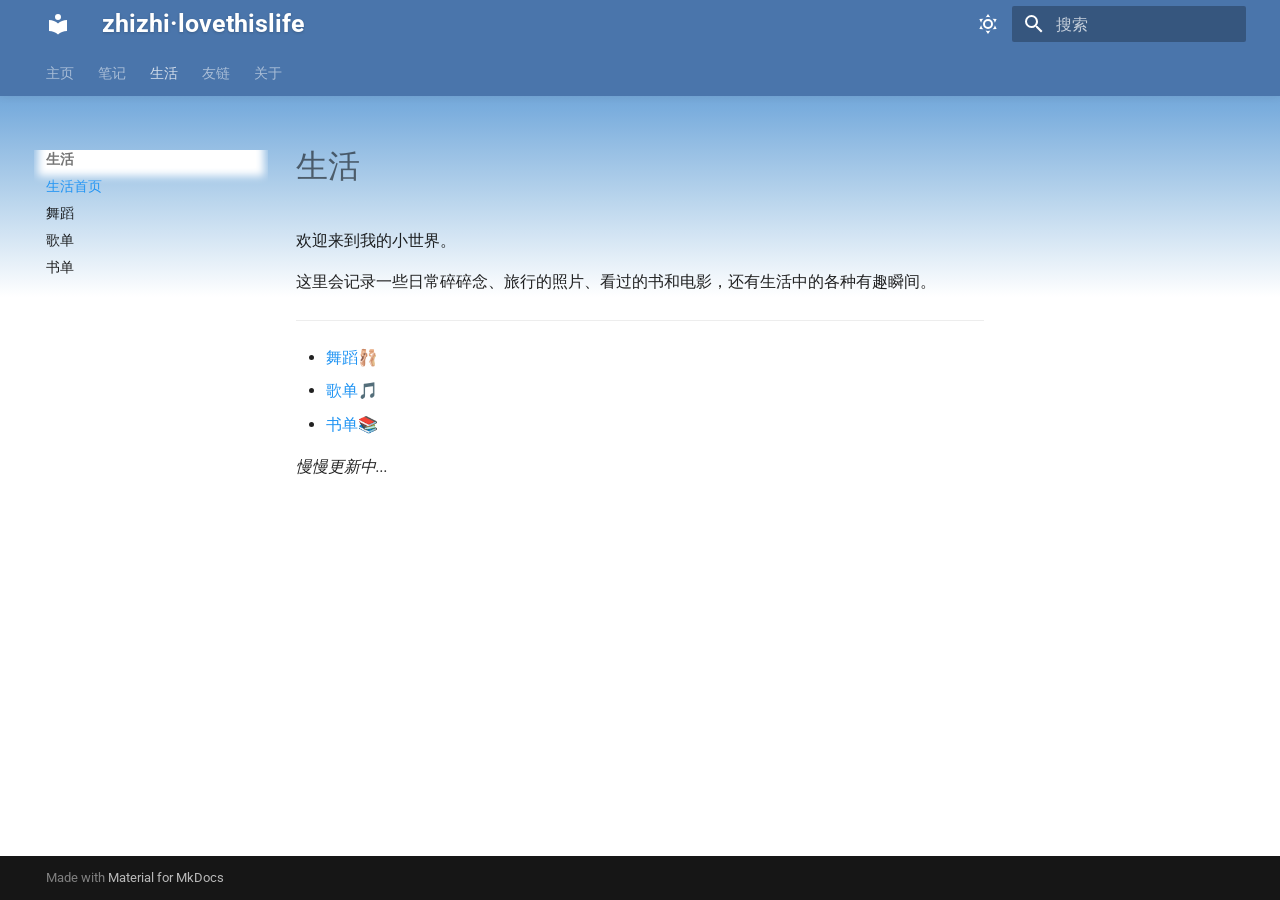
<file: life/index.html>
<!doctype html>
<html lang="zh" class="no-js">
  <head>
    
      <meta charset="utf-8">
      <meta name="viewport" content="width=device-width,initial-scale=1">
      
      
      
      
        <link rel="prev" href="../course/psychtech/%E6%97%A0%E5%88%9B%E7%A5%9E%E7%BB%8F%E8%B0%83%E6%8E%A7/">
      
      
        <link rel="next" href="dance/">
      
      
        
      
      
      <link rel="icon" href="../assets/images/favicon.png">
      <meta name="generator" content="mkdocs-1.6.1, mkdocs-material-9.7.7">
    
    
      
        <title>生活首页 - zhizhi·lovethislife</title>
      
    
    
      <link rel="stylesheet" href="../assets/stylesheets/main.ec1eaa64.min.css">
      
        
        <link rel="stylesheet" href="../assets/stylesheets/palette.ab4e12ef.min.css">
      
      


    
    
      
    
    
      
        
        
        <link rel="preconnect" href="https://fonts.gstatic.com" crossorigin>
        <link rel="stylesheet" href="https://fonts.googleapis.com/css?family=Roboto:300,300i,400,400i,700,700i%7CRoboto+Mono:400,400i,700,700i&display=fallback">
        <style>:root{--md-text-font:"Roboto";--md-code-font:"Roboto Mono"}</style>
      
    
    
      <link rel="stylesheet" href="../stylesheets/extra.css">
    
    <script>__md_scope=new URL("..",location),__md_hash=e=>[...e].reduce(((e,_)=>(e<<5)-e+_.charCodeAt(0)),0),__md_get=(e,_=localStorage,t=__md_scope)=>JSON.parse(_.getItem(t.pathname+"."+e)),__md_set=(e,_,t=localStorage,a=__md_scope)=>{try{t.setItem(a.pathname+"."+e,JSON.stringify(_))}catch(e){}}</script>
    
      

    
    
  </head>
  
  
    
    
      
    
    
    
    
    <body dir="ltr" data-md-color-scheme="default" data-md-color-primary="blue" data-md-color-accent="light-blue">
  
    
    <input class="md-toggle" data-md-toggle="drawer" type="checkbox" id="__drawer" autocomplete="off">
    <input class="md-toggle" data-md-toggle="search" type="checkbox" id="__search" autocomplete="off">
    <label class="md-overlay" for="__drawer"></label>
    <div data-md-component="skip">
      
        
        <a href="#_1" class="md-skip">
          跳转至
        </a>
      
    </div>
    <div data-md-component="announce">
      
    </div>
    
    
      

  

<header class="md-header md-header--shadow md-header--lifted" data-md-component="header">
  <nav class="md-header__inner md-grid" aria-label="页眉">
    <a href=".." title="zhizhi·lovethislife" class="md-header__button md-logo" aria-label="zhizhi·lovethislife" data-md-component="logo">
      
  
  <svg xmlns="http://www.w3.org/2000/svg" viewBox="0 0 24 24"><path d="M12 8a3 3 0 0 0 3-3 3 3 0 0 0-3-3 3 3 0 0 0-3 3 3 3 0 0 0 3 3m0 3.54C9.64 9.35 6.5 8 3 8v11c3.5 0 6.64 1.35 9 3.54 2.36-2.19 5.5-3.54 9-3.54V8c-3.5 0-6.64 1.35-9 3.54"/></svg>

    </a>
    <label class="md-header__button md-icon" for="__drawer">
      
      <svg xmlns="http://www.w3.org/2000/svg" viewBox="0 0 24 24"><path d="M3 6h18v2H3zm0 5h18v2H3zm0 5h18v2H3z"/></svg>
    </label>
    <div class="md-header__title" data-md-component="header-title">
      <div class="md-header__ellipsis">
        <div class="md-header__topic">
          <span class="md-ellipsis">
            zhizhi·lovethislife
          </span>
        </div>
        <div class="md-header__topic" data-md-component="header-topic">
          <span class="md-ellipsis">
            
              生活首页
            
          </span>
        </div>
      </div>
    </div>
    
      
        <form class="md-header__option" data-md-component="palette">
  
    
    
    
    <input class="md-option" data-md-color-media="(prefers-color-scheme: light)" data-md-color-scheme="default" data-md-color-primary="blue" data-md-color-accent="light-blue"  aria-label="切换到深色模式"  type="radio" name="__palette" id="__palette_0">
    
      <label class="md-header__button md-icon" title="切换到深色模式" for="__palette_1" hidden>
        <svg xmlns="http://www.w3.org/2000/svg" viewBox="0 0 24 24"><path d="M12 7a5 5 0 0 1 5 5 5 5 0 0 1-5 5 5 5 0 0 1-5-5 5 5 0 0 1 5-5m0 2a3 3 0 0 0-3 3 3 3 0 0 0 3 3 3 3 0 0 0 3-3 3 3 0 0 0-3-3m0-7 2.39 3.42C13.65 5.15 12.84 5 12 5s-1.65.15-2.39.42zM3.34 7l4.16-.35A7.2 7.2 0 0 0 5.94 8.5c-.44.74-.69 1.5-.83 2.29zm.02 10 1.76-3.77a7.131 7.131 0 0 0 2.38 4.14zM20.65 7l-1.77 3.79a7.02 7.02 0 0 0-2.38-4.15zm-.01 10-4.14.36c.59-.51 1.12-1.14 1.54-1.86.42-.73.69-1.5.83-2.29zM12 22l-2.41-3.44c.74.27 1.55.44 2.41.44.82 0 1.63-.17 2.37-.44z"/></svg>
      </label>
    
  
    
    
    
    <input class="md-option" data-md-color-media="(prefers-color-scheme: dark)" data-md-color-scheme="slate" data-md-color-primary="blue" data-md-color-accent="light-blue"  aria-label="切换到浅色模式"  type="radio" name="__palette" id="__palette_1">
    
      <label class="md-header__button md-icon" title="切换到浅色模式" for="__palette_0" hidden>
        <svg xmlns="http://www.w3.org/2000/svg" viewBox="0 0 24 24"><path d="m17.75 4.09-2.53 1.94.91 3.06-2.63-1.81-2.63 1.81.91-3.06-2.53-1.94L12.44 4l1.06-3 1.06 3zm3.5 6.91-1.64 1.25.59 1.98-1.7-1.17-1.7 1.17.59-1.98L15.75 11l2.06-.05L18.5 9l.69 1.95zm-2.28 4.95c.83-.08 1.72 1.1 1.19 1.85-.32.45-.66.87-1.08 1.27C15.17 23 8.84 23 4.94 19.07c-3.91-3.9-3.91-10.24 0-14.14.4-.4.82-.76 1.27-1.08.75-.53 1.93.36 1.85 1.19-.27 2.86.69 5.83 2.89 8.02a9.96 9.96 0 0 0 8.02 2.89m-1.64 2.02a12.08 12.08 0 0 1-7.8-3.47c-2.17-2.19-3.33-5-3.49-7.82-2.81 3.14-2.7 7.96.31 10.98 3.02 3.01 7.84 3.12 10.98.31"/></svg>
      </label>
    
  
</form>
      
    
    
      <script>var palette=__md_get("__palette");if(palette&&palette.color){if("(prefers-color-scheme)"===palette.color.media){var media=matchMedia("(prefers-color-scheme: light)"),input=document.querySelector(media.matches?"[data-md-color-media='(prefers-color-scheme: light)']":"[data-md-color-media='(prefers-color-scheme: dark)']");palette.color.media=input.getAttribute("data-md-color-media"),palette.color.scheme=input.getAttribute("data-md-color-scheme"),palette.color.primary=input.getAttribute("data-md-color-primary"),palette.color.accent=input.getAttribute("data-md-color-accent")}for(var[key,value]of Object.entries(palette.color))document.body.setAttribute("data-md-color-"+key,value)}</script>
    
    
    
      
      
        <label class="md-header__button md-icon" for="__search">
          
          <svg xmlns="http://www.w3.org/2000/svg" viewBox="0 0 24 24"><path d="M9.5 3A6.5 6.5 0 0 1 16 9.5c0 1.61-.59 3.09-1.56 4.23l.27.27h.79l5 5-1.5 1.5-5-5v-.79l-.27-.27A6.52 6.52 0 0 1 9.5 16 6.5 6.5 0 0 1 3 9.5 6.5 6.5 0 0 1 9.5 3m0 2C7 5 5 7 5 9.5S7 14 9.5 14 14 12 14 9.5 12 5 9.5 5"/></svg>
        </label>
        <div class="md-search" data-md-component="search" role="dialog">
  <label class="md-search__overlay" for="__search"></label>
  <div class="md-search__inner" role="search">
    <form class="md-search__form" name="search">
      <input type="text" class="md-search__input" name="query" aria-label="搜索" placeholder="搜索" autocapitalize="off" autocorrect="off" autocomplete="off" spellcheck="false" data-md-component="search-query" required>
      <label class="md-search__icon md-icon" for="__search">
        
        <svg xmlns="http://www.w3.org/2000/svg" viewBox="0 0 24 24"><path d="M9.5 3A6.5 6.5 0 0 1 16 9.5c0 1.61-.59 3.09-1.56 4.23l.27.27h.79l5 5-1.5 1.5-5-5v-.79l-.27-.27A6.52 6.52 0 0 1 9.5 16 6.5 6.5 0 0 1 3 9.5 6.5 6.5 0 0 1 9.5 3m0 2C7 5 5 7 5 9.5S7 14 9.5 14 14 12 14 9.5 12 5 9.5 5"/></svg>
        
        <svg xmlns="http://www.w3.org/2000/svg" viewBox="0 0 24 24"><path d="M20 11v2H8l5.5 5.5-1.42 1.42L4.16 12l7.92-7.92L13.5 5.5 8 11z"/></svg>
      </label>
      <nav class="md-search__options" aria-label="查找">
        
        <button type="reset" class="md-search__icon md-icon" title="清空当前内容" aria-label="清空当前内容" tabindex="-1">
          
          <svg xmlns="http://www.w3.org/2000/svg" viewBox="0 0 24 24"><path d="M19 6.41 17.59 5 12 10.59 6.41 5 5 6.41 10.59 12 5 17.59 6.41 19 12 13.41 17.59 19 19 17.59 13.41 12z"/></svg>
        </button>
      </nav>
      
    </form>
    <div class="md-search__output">
      <div class="md-search__scrollwrap" tabindex="0" data-md-scrollfix>
        <div class="md-search-result" data-md-component="search-result">
          <div class="md-search-result__meta">
            正在初始化搜索引擎
          </div>
          <ol class="md-search-result__list" role="presentation"></ol>
        </div>
      </div>
    </div>
  </div>
</div>
      
    
    
  </nav>
  
    
      
<nav class="md-tabs" aria-label="标签" data-md-component="tabs">
  <div class="md-grid">
    <ul class="md-tabs__list">
      
        
  
  
  
  
    <li class="md-tabs__item">
      <a href=".." class="md-tabs__link">
        
  
  
    
  
  主页

      </a>
    </li>
  

      
        
  
  
  
  
    
    
      <li class="md-tabs__item">
        <a href="../course/" class="md-tabs__link">
          
  
  
  笔记

        </a>
      </li>
    
  

      
        
  
  
  
    
  
  
    
    
      <li class="md-tabs__item md-tabs__item--active">
        <a href="./" class="md-tabs__link">
          
  
  
  生活

        </a>
      </li>
    
  

      
        
  
  
  
  
    <li class="md-tabs__item">
      <a href="../friends/" class="md-tabs__link">
        
  
  
    
  
  友链

      </a>
    </li>
  

      
        
  
  
  
  
    <li class="md-tabs__item">
      <a href="../about/" class="md-tabs__link">
        
  
  
    
  
  关于

      </a>
    </li>
  

      
    </ul>
  </div>
</nav>
    
  
</header>
    
    <div class="md-container" data-md-component="container">
      
      
        
      
      <main class="md-main" data-md-component="main">
        <div class="md-main__inner md-grid">
          
            
              
              <div class="md-sidebar md-sidebar--primary" data-md-component="sidebar" data-md-type="navigation" >
                <div class="md-sidebar__scrollwrap">
                  <div class="md-sidebar__inner">
                    


  


<nav class="md-nav md-nav--primary md-nav--lifted" aria-label="导航栏" data-md-level="0">
  <label class="md-nav__title" for="__drawer">
    <a href=".." title="zhizhi·lovethislife" class="md-nav__button md-logo" aria-label="zhizhi·lovethislife" data-md-component="logo">
      
  
  <svg xmlns="http://www.w3.org/2000/svg" viewBox="0 0 24 24"><path d="M12 8a3 3 0 0 0 3-3 3 3 0 0 0-3-3 3 3 0 0 0-3 3 3 3 0 0 0 3 3m0 3.54C9.64 9.35 6.5 8 3 8v11c3.5 0 6.64 1.35 9 3.54 2.36-2.19 5.5-3.54 9-3.54V8c-3.5 0-6.64 1.35-9 3.54"/></svg>

    </a>
    zhizhi·lovethislife
  </label>
  
  <ul class="md-nav__list" data-md-scrollfix>
    
      
      
  
  
  
  
    <li class="md-nav__item">
      <a href=".." class="md-nav__link">
        
  
  
  <span class="md-ellipsis">
    
  
    主页
  

    
  </span>
  
  

      </a>
    </li>
  

    
      
      
  
  
  
  
    
    
    
    
      
      
    
    
    <li class="md-nav__item md-nav__item--nested">
      
        
        
        <input class="md-nav__toggle md-toggle " type="checkbox" id="__nav_2" >
        
          
          <label class="md-nav__link" for="__nav_2" id="__nav_2_label" tabindex="0">
            
  
  
  <span class="md-ellipsis">
    
  
    笔记
  

    
  </span>
  
  

            <span class="md-nav__icon md-icon"></span>
          </label>
        
        <nav class="md-nav" data-md-level="1" aria-labelledby="__nav_2_label" aria-expanded="false">
          <label class="md-nav__title" for="__nav_2">
            <span class="md-nav__icon md-icon"></span>
            
  
    笔记
  

          </label>
          <ul class="md-nav__list" data-md-scrollfix>
            
              
                
  
  
  
  
    <li class="md-nav__item">
      <a href="../course/" class="md-nav__link">
        
  
  
  <span class="md-ellipsis">
    
  
    笔记首页
  

    
  </span>
  
  

      </a>
    </li>
  

              
            
              
                
  
  
  
  
    
    
    
    
      
      
    
    
    <li class="md-nav__item md-nav__item--nested">
      
        
        
        <input class="md-nav__toggle md-toggle " type="checkbox" id="__nav_2_2" >
        
          
          <label class="md-nav__link" for="__nav_2_2" id="__nav_2_2_label" tabindex="0">
            
  
  
  <span class="md-ellipsis">
    
  
    心理学研究技术
  

    
  </span>
  
  

            <span class="md-nav__icon md-icon"></span>
          </label>
        
        <nav class="md-nav" data-md-level="2" aria-labelledby="__nav_2_2_label" aria-expanded="false">
          <label class="md-nav__title" for="__nav_2_2">
            <span class="md-nav__icon md-icon"></span>
            
  
    心理学研究技术
  

          </label>
          <ul class="md-nav__list" data-md-scrollfix>
            
              
                
  
  
  
  
    <li class="md-nav__item">
      <a href="../course/psychtech/%E7%9C%BC%E5%8A%A8%E5%9F%BA%E7%A1%80/" class="md-nav__link">
        
  
  
  <span class="md-ellipsis">
    
  
    眼动基础
  

    
  </span>
  
  

      </a>
    </li>
  

              
            
              
                
  
  
  
  
    <li class="md-nav__item">
      <a href="../course/psychtech/fMRI/" class="md-nav__link">
        
  
  
  <span class="md-ellipsis">
    
  
    fMRI
  

    
  </span>
  
  

      </a>
    </li>
  

              
            
              
                
  
  
  
  
    <li class="md-nav__item">
      <a href="../course/psychtech/%E6%97%A0%E5%88%9B%E7%A5%9E%E7%BB%8F%E8%B0%83%E6%8E%A7/" class="md-nav__link">
        
  
  
  <span class="md-ellipsis">
    
  
    无创神经调控
  

    
  </span>
  
  

      </a>
    </li>
  

              
            
          </ul>
        </nav>
      
    </li>
  

              
            
          </ul>
        </nav>
      
    </li>
  

    
      
      
  
  
    
  
  
  
    
    
    
    
      
        
        
      
      
    
    
    <li class="md-nav__item md-nav__item--active md-nav__item--section md-nav__item--nested">
      
        
        
        <input class="md-nav__toggle md-toggle " type="checkbox" id="__nav_3" checked>
        
          
          <label class="md-nav__link" for="__nav_3" id="__nav_3_label" tabindex="">
            
  
  
  <span class="md-ellipsis">
    
  
    生活
  

    
  </span>
  
  

            <span class="md-nav__icon md-icon"></span>
          </label>
        
        <nav class="md-nav" data-md-level="1" aria-labelledby="__nav_3_label" aria-expanded="true">
          <label class="md-nav__title" for="__nav_3">
            <span class="md-nav__icon md-icon"></span>
            
  
    生活
  

          </label>
          <ul class="md-nav__list" data-md-scrollfix>
            
              
                
  
  
    
  
  
  
    <li class="md-nav__item md-nav__item--active">
      
      <input class="md-nav__toggle md-toggle" type="checkbox" id="__toc">
      
      
        
      
      
      <a href="./" class="md-nav__link md-nav__link--active">
        
  
  
  <span class="md-ellipsis">
    
  
    生活首页
  

    
  </span>
  
  

      </a>
      
    </li>
  

              
            
              
                
  
  
  
  
    <li class="md-nav__item">
      <a href="dance/" class="md-nav__link">
        
  
  
  <span class="md-ellipsis">
    
  
    舞蹈
  

    
  </span>
  
  

      </a>
    </li>
  

              
            
              
                
  
  
  
  
    <li class="md-nav__item">
      <a href="playlist/" class="md-nav__link">
        
  
  
  <span class="md-ellipsis">
    
  
    歌单
  

    
  </span>
  
  

      </a>
    </li>
  

              
            
              
                
  
  
  
  
    <li class="md-nav__item">
      <a href="books/" class="md-nav__link">
        
  
  
  <span class="md-ellipsis">
    
  
    书单
  

    
  </span>
  
  

      </a>
    </li>
  

              
            
          </ul>
        </nav>
      
    </li>
  

    
      
      
  
  
  
  
    <li class="md-nav__item">
      <a href="../friends/" class="md-nav__link">
        
  
  
  <span class="md-ellipsis">
    
  
    友链
  

    
  </span>
  
  

      </a>
    </li>
  

    
      
      
  
  
  
  
    <li class="md-nav__item">
      <a href="../about/" class="md-nav__link">
        
  
  
  <span class="md-ellipsis">
    
  
    关于
  

    
  </span>
  
  

      </a>
    </li>
  

    
  </ul>
</nav>
                  </div>
                </div>
              </div>
            
            
              
              <div class="md-sidebar md-sidebar--secondary" data-md-component="sidebar" data-md-type="toc" >
                <div class="md-sidebar__scrollwrap">
                  <div class="md-sidebar__inner">
                    

<nav class="md-nav md-nav--secondary" aria-label="目录">
  
  
  
    
  
  
</nav>
                  </div>
                </div>
              </div>
            
          
          
            <div class="md-content" data-md-component="content">
              
              <article class="md-content__inner md-typeset">
                
                  



<h1 id="_1">生活</h1>
<p>欢迎来到我的小世界。</p>
<p>这里会记录一些日常碎碎念、旅行的照片、看过的书和电影，还有生活中的各种有趣瞬间。</p>
<hr />
<ul>
<li><a href="./dance/">舞蹈🩰</a></li>
<li><a href="./playlist/">歌单🎵</a></li>
<li><a href="./books/">书单📚</a></li>
</ul>
<p><em>慢慢更新中...</em></p>












                
              </article>
            </div>
          
          
<script>var target=document.getElementById(location.hash.slice(1));target&&target.name&&(target.checked=target.name.startsWith("__tabbed_"))</script>
        </div>
        
      </main>
      
        <footer class="md-footer">
  
  <div class="md-footer-meta md-typeset">
    <div class="md-footer-meta__inner md-grid">
      <div class="md-copyright">
  
  
    Made with
    <a href="https://squidfunk.github.io/mkdocs-material/" target="_blank" rel="noopener">
      Material for MkDocs
    </a>
  
</div>
      
    </div>
  </div>
</footer>
      
    </div>
    <div class="md-dialog" data-md-component="dialog">
      <div class="md-dialog__inner md-typeset"></div>
    </div>
    
    
    
      
      
      <script id="__config" type="application/json">{"annotate": null, "base": "..", "features": ["navigation.tabs", "navigation.tabs.sticky"], "search": "../assets/javascripts/workers/search.2c215733.min.js", "tags": null, "translations": {"clipboard.copied": "\u5df2\u590d\u5236", "clipboard.copy": "\u590d\u5236", "search.result.more.one": "\u5728\u8be5\u9875\u4e0a\u8fd8\u6709 1 \u4e2a\u7b26\u5408\u6761\u4ef6\u7684\u7ed3\u679c", "search.result.more.other": "\u5728\u8be5\u9875\u4e0a\u8fd8\u6709 # \u4e2a\u7b26\u5408\u6761\u4ef6\u7684\u7ed3\u679c", "search.result.none": "\u6ca1\u6709\u627e\u5230\u7b26\u5408\u6761\u4ef6\u7684\u7ed3\u679c", "search.result.one": "\u627e\u5230 1 \u4e2a\u7b26\u5408\u6761\u4ef6\u7684\u7ed3\u679c", "search.result.other": "# \u4e2a\u7b26\u5408\u6761\u4ef6\u7684\u7ed3\u679c", "search.result.placeholder": "\u952e\u5165\u4ee5\u5f00\u59cb\u641c\u7d22", "search.result.term.missing": "\u7f3a\u5c11", "select.version": "\u9009\u62e9\u5f53\u524d\u7248\u672c"}, "version": null}</script>
    
    
      <script src="../assets/javascripts/bundle.d7400e89.min.js"></script>
      
        <script src="https://busuanzi.ibruce.info/busuanzi/2.3/busuanzi.pure.mini.js"></script>
      
    
  </body>
</html>
</file>
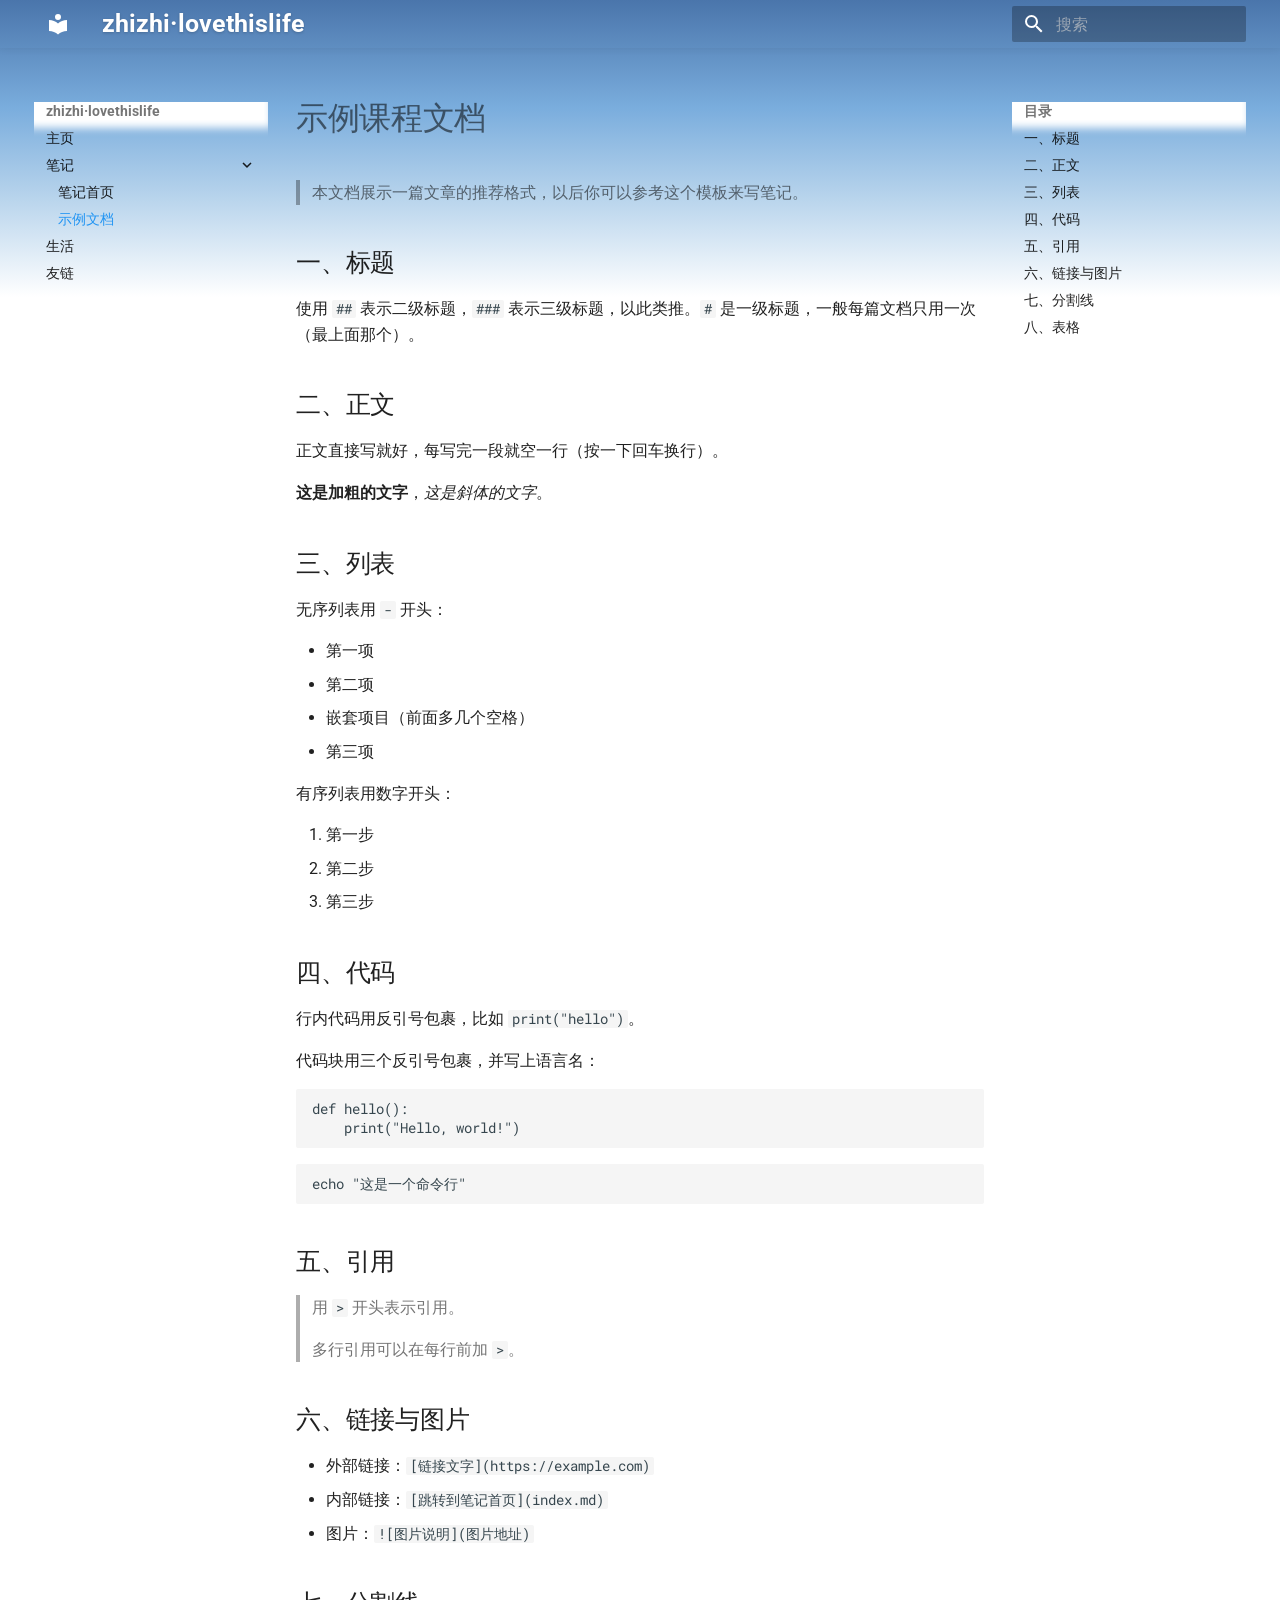
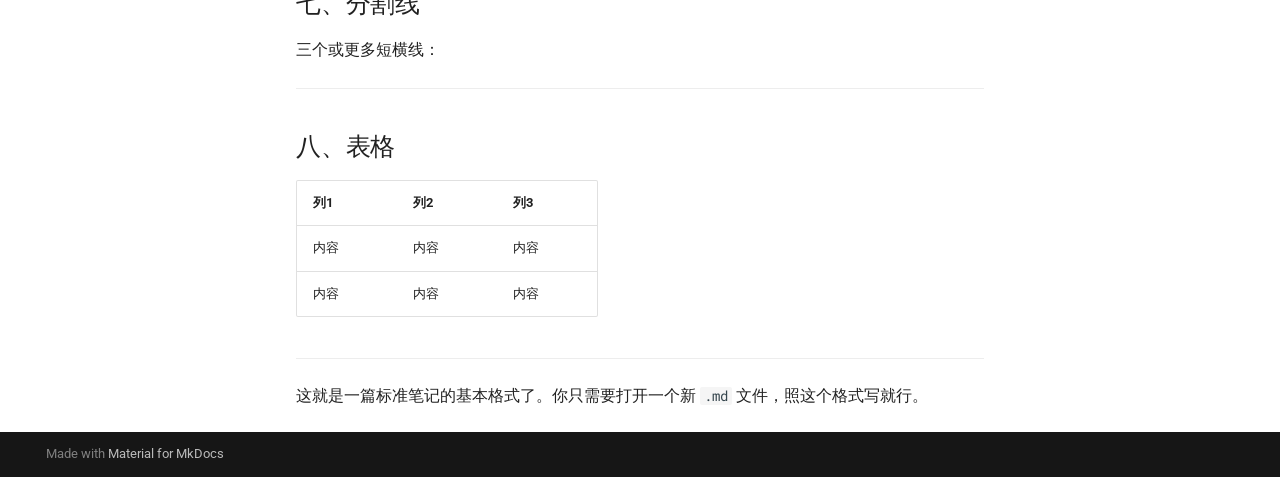
<file: course/example/index.html>
<!doctype html>
<html lang="zh" class="no-js">
  <head>
    
      <meta charset="utf-8">
      <meta name="viewport" content="width=device-width,initial-scale=1">
      
      
      
      
        <link rel="prev" href="../">
      
      
        <link rel="next" href="../../life/">
      
      
        
      
      
      <link rel="icon" href="../../assets/images/favicon.png">
      <meta name="generator" content="mkdocs-1.6.1, mkdocs-material-9.7.7">
    
    
      
        <title>示例文档 - zhizhi·lovethislife</title>
      
    
    
      <link rel="stylesheet" href="../../assets/stylesheets/main.ec1eaa64.min.css">
      
        
        <link rel="stylesheet" href="../../assets/stylesheets/palette.ab4e12ef.min.css">
      
      


    
    
      
    
    
      
        
        
        <link rel="preconnect" href="https://fonts.gstatic.com" crossorigin>
        <link rel="stylesheet" href="https://fonts.googleapis.com/css?family=Roboto:300,300i,400,400i,700,700i%7CRoboto+Mono:400,400i,700,700i&display=fallback">
        <style>:root{--md-text-font:"Roboto";--md-code-font:"Roboto Mono"}</style>
      
    
    
      <link rel="stylesheet" href="../../stylesheets/extra.css">
    
    <script>__md_scope=new URL("../..",location),__md_hash=e=>[...e].reduce(((e,_)=>(e<<5)-e+_.charCodeAt(0)),0),__md_get=(e,_=localStorage,t=__md_scope)=>JSON.parse(_.getItem(t.pathname+"."+e)),__md_set=(e,_,t=localStorage,a=__md_scope)=>{try{t.setItem(a.pathname+"."+e,JSON.stringify(_))}catch(e){}}</script>
    
      

    
    
  </head>
  
  
    
    
    
    
    
    <body dir="ltr" data-md-color-scheme="default" data-md-color-primary="blue" data-md-color-accent="light-blue">
  
    
    <input class="md-toggle" data-md-toggle="drawer" type="checkbox" id="__drawer" autocomplete="off">
    <input class="md-toggle" data-md-toggle="search" type="checkbox" id="__search" autocomplete="off">
    <label class="md-overlay" for="__drawer"></label>
    <div data-md-component="skip">
      
        
        <a href="#_1" class="md-skip">
          跳转至
        </a>
      
    </div>
    <div data-md-component="announce">
      
    </div>
    
    
      

  

<header class="md-header md-header--shadow" data-md-component="header">
  <nav class="md-header__inner md-grid" aria-label="页眉">
    <a href="../.." title="zhizhi·lovethislife" class="md-header__button md-logo" aria-label="zhizhi·lovethislife" data-md-component="logo">
      
  
  <svg xmlns="http://www.w3.org/2000/svg" viewBox="0 0 24 24"><path d="M12 8a3 3 0 0 0 3-3 3 3 0 0 0-3-3 3 3 0 0 0-3 3 3 3 0 0 0 3 3m0 3.54C9.64 9.35 6.5 8 3 8v11c3.5 0 6.64 1.35 9 3.54 2.36-2.19 5.5-3.54 9-3.54V8c-3.5 0-6.64 1.35-9 3.54"/></svg>

    </a>
    <label class="md-header__button md-icon" for="__drawer">
      
      <svg xmlns="http://www.w3.org/2000/svg" viewBox="0 0 24 24"><path d="M3 6h18v2H3zm0 5h18v2H3zm0 5h18v2H3z"/></svg>
    </label>
    <div class="md-header__title" data-md-component="header-title">
      <div class="md-header__ellipsis">
        <div class="md-header__topic">
          <span class="md-ellipsis">
            zhizhi·lovethislife
          </span>
        </div>
        <div class="md-header__topic" data-md-component="header-topic">
          <span class="md-ellipsis">
            
              示例文档
            
          </span>
        </div>
      </div>
    </div>
    
      
    
    
    
    
      
      
        <label class="md-header__button md-icon" for="__search">
          
          <svg xmlns="http://www.w3.org/2000/svg" viewBox="0 0 24 24"><path d="M9.5 3A6.5 6.5 0 0 1 16 9.5c0 1.61-.59 3.09-1.56 4.23l.27.27h.79l5 5-1.5 1.5-5-5v-.79l-.27-.27A6.52 6.52 0 0 1 9.5 16 6.5 6.5 0 0 1 3 9.5 6.5 6.5 0 0 1 9.5 3m0 2C7 5 5 7 5 9.5S7 14 9.5 14 14 12 14 9.5 12 5 9.5 5"/></svg>
        </label>
        <div class="md-search" data-md-component="search" role="dialog">
  <label class="md-search__overlay" for="__search"></label>
  <div class="md-search__inner" role="search">
    <form class="md-search__form" name="search">
      <input type="text" class="md-search__input" name="query" aria-label="搜索" placeholder="搜索" autocapitalize="off" autocorrect="off" autocomplete="off" spellcheck="false" data-md-component="search-query" required>
      <label class="md-search__icon md-icon" for="__search">
        
        <svg xmlns="http://www.w3.org/2000/svg" viewBox="0 0 24 24"><path d="M9.5 3A6.5 6.5 0 0 1 16 9.5c0 1.61-.59 3.09-1.56 4.23l.27.27h.79l5 5-1.5 1.5-5-5v-.79l-.27-.27A6.52 6.52 0 0 1 9.5 16 6.5 6.5 0 0 1 3 9.5 6.5 6.5 0 0 1 9.5 3m0 2C7 5 5 7 5 9.5S7 14 9.5 14 14 12 14 9.5 12 5 9.5 5"/></svg>
        
        <svg xmlns="http://www.w3.org/2000/svg" viewBox="0 0 24 24"><path d="M20 11v2H8l5.5 5.5-1.42 1.42L4.16 12l7.92-7.92L13.5 5.5 8 11z"/></svg>
      </label>
      <nav class="md-search__options" aria-label="查找">
        
        <button type="reset" class="md-search__icon md-icon" title="清空当前内容" aria-label="清空当前内容" tabindex="-1">
          
          <svg xmlns="http://www.w3.org/2000/svg" viewBox="0 0 24 24"><path d="M19 6.41 17.59 5 12 10.59 6.41 5 5 6.41 10.59 12 5 17.59 6.41 19 12 13.41 17.59 19 19 17.59 13.41 12z"/></svg>
        </button>
      </nav>
      
    </form>
    <div class="md-search__output">
      <div class="md-search__scrollwrap" tabindex="0" data-md-scrollfix>
        <div class="md-search-result" data-md-component="search-result">
          <div class="md-search-result__meta">
            正在初始化搜索引擎
          </div>
          <ol class="md-search-result__list" role="presentation"></ol>
        </div>
      </div>
    </div>
  </div>
</div>
      
    
    
  </nav>
  
</header>
    
    <div class="md-container" data-md-component="container">
      
      
        
          
        
      
      <main class="md-main" data-md-component="main">
        <div class="md-main__inner md-grid">
          
            
              
              <div class="md-sidebar md-sidebar--primary" data-md-component="sidebar" data-md-type="navigation" >
                <div class="md-sidebar__scrollwrap">
                  <div class="md-sidebar__inner">
                    



<nav class="md-nav md-nav--primary" aria-label="导航栏" data-md-level="0">
  <label class="md-nav__title" for="__drawer">
    <a href="../.." title="zhizhi·lovethislife" class="md-nav__button md-logo" aria-label="zhizhi·lovethislife" data-md-component="logo">
      
  
  <svg xmlns="http://www.w3.org/2000/svg" viewBox="0 0 24 24"><path d="M12 8a3 3 0 0 0 3-3 3 3 0 0 0-3-3 3 3 0 0 0-3 3 3 3 0 0 0 3 3m0 3.54C9.64 9.35 6.5 8 3 8v11c3.5 0 6.64 1.35 9 3.54 2.36-2.19 5.5-3.54 9-3.54V8c-3.5 0-6.64 1.35-9 3.54"/></svg>

    </a>
    zhizhi·lovethislife
  </label>
  
  <ul class="md-nav__list" data-md-scrollfix>
    
      
      
  
  
  
  
    <li class="md-nav__item">
      <a href="../.." class="md-nav__link">
        
  
  
  <span class="md-ellipsis">
    
  
    主页
  

    
  </span>
  
  

      </a>
    </li>
  

    
      
      
  
  
    
  
  
  
    
    
    
    
    
    <li class="md-nav__item md-nav__item--active md-nav__item--nested">
      
        
        
        <input class="md-nav__toggle md-toggle " type="checkbox" id="__nav_2" checked>
        
          
          <label class="md-nav__link" for="__nav_2" id="__nav_2_label" tabindex="0">
            
  
  
  <span class="md-ellipsis">
    
  
    笔记
  

    
  </span>
  
  

            <span class="md-nav__icon md-icon"></span>
          </label>
        
        <nav class="md-nav" data-md-level="1" aria-labelledby="__nav_2_label" aria-expanded="true">
          <label class="md-nav__title" for="__nav_2">
            <span class="md-nav__icon md-icon"></span>
            
  
    笔记
  

          </label>
          <ul class="md-nav__list" data-md-scrollfix>
            
              
                
  
  
  
  
    <li class="md-nav__item">
      <a href="../" class="md-nav__link">
        
  
  
  <span class="md-ellipsis">
    
  
    笔记首页
  

    
  </span>
  
  

      </a>
    </li>
  

              
            
              
                
  
  
    
  
  
  
    <li class="md-nav__item md-nav__item--active">
      
      <input class="md-nav__toggle md-toggle" type="checkbox" id="__toc">
      
      
        
      
      
        <label class="md-nav__link md-nav__link--active" for="__toc">
          
  
  
  <span class="md-ellipsis">
    
  
    示例文档
  

    
  </span>
  
  

          <span class="md-nav__icon md-icon"></span>
        </label>
      
      <a href="./" class="md-nav__link md-nav__link--active">
        
  
  
  <span class="md-ellipsis">
    
  
    示例文档
  

    
  </span>
  
  

      </a>
      
        

<nav class="md-nav md-nav--secondary" aria-label="目录">
  
  
  
    
  
  
    <label class="md-nav__title" for="__toc">
      <span class="md-nav__icon md-icon"></span>
      目录
    </label>
    <ul class="md-nav__list" data-md-component="toc" data-md-scrollfix>
      
        <li class="md-nav__item">
  <a href="#_2" class="md-nav__link">
    <span class="md-ellipsis">
      
        一、标题
      
    </span>
  </a>
  
</li>
      
        <li class="md-nav__item">
  <a href="#_3" class="md-nav__link">
    <span class="md-ellipsis">
      
        二、正文
      
    </span>
  </a>
  
</li>
      
        <li class="md-nav__item">
  <a href="#_4" class="md-nav__link">
    <span class="md-ellipsis">
      
        三、列表
      
    </span>
  </a>
  
</li>
      
        <li class="md-nav__item">
  <a href="#_5" class="md-nav__link">
    <span class="md-ellipsis">
      
        四、代码
      
    </span>
  </a>
  
</li>
      
        <li class="md-nav__item">
  <a href="#_6" class="md-nav__link">
    <span class="md-ellipsis">
      
        五、引用
      
    </span>
  </a>
  
</li>
      
        <li class="md-nav__item">
  <a href="#_7" class="md-nav__link">
    <span class="md-ellipsis">
      
        六、链接与图片
      
    </span>
  </a>
  
</li>
      
        <li class="md-nav__item">
  <a href="#_8" class="md-nav__link">
    <span class="md-ellipsis">
      
        七、分割线
      
    </span>
  </a>
  
</li>
      
        <li class="md-nav__item">
  <a href="#_9" class="md-nav__link">
    <span class="md-ellipsis">
      
        八、表格
      
    </span>
  </a>
  
</li>
      
    </ul>
  
</nav>
      
    </li>
  

              
            
          </ul>
        </nav>
      
    </li>
  

    
      
      
  
  
  
  
    <li class="md-nav__item">
      <a href="../../life/" class="md-nav__link">
        
  
  
  <span class="md-ellipsis">
    
  
    生活
  

    
  </span>
  
  

      </a>
    </li>
  

    
      
      
  
  
  
  
    <li class="md-nav__item">
      <a href="../../friends/" class="md-nav__link">
        
  
  
  <span class="md-ellipsis">
    
  
    友链
  

    
  </span>
  
  

      </a>
    </li>
  

    
  </ul>
</nav>
                  </div>
                </div>
              </div>
            
            
              
              <div class="md-sidebar md-sidebar--secondary" data-md-component="sidebar" data-md-type="toc" >
                <div class="md-sidebar__scrollwrap">
                  <div class="md-sidebar__inner">
                    

<nav class="md-nav md-nav--secondary" aria-label="目录">
  
  
  
    
  
  
    <label class="md-nav__title" for="__toc">
      <span class="md-nav__icon md-icon"></span>
      目录
    </label>
    <ul class="md-nav__list" data-md-component="toc" data-md-scrollfix>
      
        <li class="md-nav__item">
  <a href="#_2" class="md-nav__link">
    <span class="md-ellipsis">
      
        一、标题
      
    </span>
  </a>
  
</li>
      
        <li class="md-nav__item">
  <a href="#_3" class="md-nav__link">
    <span class="md-ellipsis">
      
        二、正文
      
    </span>
  </a>
  
</li>
      
        <li class="md-nav__item">
  <a href="#_4" class="md-nav__link">
    <span class="md-ellipsis">
      
        三、列表
      
    </span>
  </a>
  
</li>
      
        <li class="md-nav__item">
  <a href="#_5" class="md-nav__link">
    <span class="md-ellipsis">
      
        四、代码
      
    </span>
  </a>
  
</li>
      
        <li class="md-nav__item">
  <a href="#_6" class="md-nav__link">
    <span class="md-ellipsis">
      
        五、引用
      
    </span>
  </a>
  
</li>
      
        <li class="md-nav__item">
  <a href="#_7" class="md-nav__link">
    <span class="md-ellipsis">
      
        六、链接与图片
      
    </span>
  </a>
  
</li>
      
        <li class="md-nav__item">
  <a href="#_8" class="md-nav__link">
    <span class="md-ellipsis">
      
        七、分割线
      
    </span>
  </a>
  
</li>
      
        <li class="md-nav__item">
  <a href="#_9" class="md-nav__link">
    <span class="md-ellipsis">
      
        八、表格
      
    </span>
  </a>
  
</li>
      
    </ul>
  
</nav>
                  </div>
                </div>
              </div>
            
          
          
            <div class="md-content" data-md-component="content">
              
              <article class="md-content__inner md-typeset">
                
                  



<h1 id="_1">示例课程文档</h1>
<blockquote>
<p>本文档展示一篇文章的推荐格式，以后你可以参考这个模板来写笔记。</p>
</blockquote>
<h2 id="_2">一、标题</h2>
<p>使用 <code>##</code> 表示二级标题，<code>###</code> 表示三级标题，以此类推。<code>#</code> 是一级标题，一般每篇文档只用一次（最上面那个）。</p>
<h2 id="_3">二、正文</h2>
<p>正文直接写就好，每写完一段就空一行（按一下回车换行）。</p>
<p><strong>这是加粗的文字</strong>，<em>这是斜体的文字</em>。</p>
<h2 id="_4">三、列表</h2>
<p>无序列表用 <code>-</code> 开头：</p>
<ul>
<li>第一项</li>
<li>第二项</li>
<li>嵌套项目（前面多几个空格）</li>
<li>第三项</li>
</ul>
<p>有序列表用数字开头：</p>
<ol>
<li>第一步</li>
<li>第二步</li>
<li>第三步</li>
</ol>
<h2 id="_5">四、代码</h2>
<p>行内代码用反引号包裹，比如 <code>print("hello")</code>。</p>
<p>代码块用三个反引号包裹，并写上语言名：</p>
<pre><code class="language-python">def hello():
    print(&quot;Hello, world!&quot;)
</code></pre>
<pre><code class="language-bash">echo &quot;这是一个命令行&quot;
</code></pre>
<h2 id="_6">五、引用</h2>
<blockquote>
<p>用 <code>&gt;</code> 开头表示引用。</p>
<p>多行引用可以在每行前加 <code>&gt;</code>。</p>
</blockquote>
<h2 id="_7">六、链接与图片</h2>
<ul>
<li>外部链接：<code>[链接文字](https://example.com)</code></li>
<li>内部链接：<code>[跳转到笔记首页](index.md)</code></li>
<li>图片：<code>![图片说明](图片地址)</code></li>
</ul>
<h2 id="_8">七、分割线</h2>
<p>三个或更多短横线：</p>
<hr />
<h2 id="_9">八、表格</h2>
<table>
<thead>
<tr>
<th>列1</th>
<th>列2</th>
<th>列3</th>
</tr>
</thead>
<tbody>
<tr>
<td>内容</td>
<td>内容</td>
<td>内容</td>
</tr>
<tr>
<td>内容</td>
<td>内容</td>
<td>内容</td>
</tr>
</tbody>
</table>
<hr />
<p>这就是一篇标准笔记的基本格式了。你只需要打开一个新 <code>.md</code> 文件，照这个格式写就行。</p>












                
              </article>
            </div>
          
          
<script>var target=document.getElementById(location.hash.slice(1));target&&target.name&&(target.checked=target.name.startsWith("__tabbed_"))</script>
        </div>
        
      </main>
      
        <footer class="md-footer">
  
  <div class="md-footer-meta md-typeset">
    <div class="md-footer-meta__inner md-grid">
      <div class="md-copyright">
  
  
    Made with
    <a href="https://squidfunk.github.io/mkdocs-material/" target="_blank" rel="noopener">
      Material for MkDocs
    </a>
  
</div>
      
    </div>
  </div>
</footer>
      
    </div>
    <div class="md-dialog" data-md-component="dialog">
      <div class="md-dialog__inner md-typeset"></div>
    </div>
    
    
    
      
      
      <script id="__config" type="application/json">{"annotate": null, "base": "../..", "features": [], "search": "../../assets/javascripts/workers/search.2c215733.min.js", "tags": null, "translations": {"clipboard.copied": "\u5df2\u590d\u5236", "clipboard.copy": "\u590d\u5236", "search.result.more.one": "\u5728\u8be5\u9875\u4e0a\u8fd8\u6709 1 \u4e2a\u7b26\u5408\u6761\u4ef6\u7684\u7ed3\u679c", "search.result.more.other": "\u5728\u8be5\u9875\u4e0a\u8fd8\u6709 # \u4e2a\u7b26\u5408\u6761\u4ef6\u7684\u7ed3\u679c", "search.result.none": "\u6ca1\u6709\u627e\u5230\u7b26\u5408\u6761\u4ef6\u7684\u7ed3\u679c", "search.result.one": "\u627e\u5230 1 \u4e2a\u7b26\u5408\u6761\u4ef6\u7684\u7ed3\u679c", "search.result.other": "# \u4e2a\u7b26\u5408\u6761\u4ef6\u7684\u7ed3\u679c", "search.result.placeholder": "\u952e\u5165\u4ee5\u5f00\u59cb\u641c\u7d22", "search.result.term.missing": "\u7f3a\u5c11", "select.version": "\u9009\u62e9\u5f53\u524d\u7248\u672c"}, "version": null}</script>
    
    
      <script src="../../assets/javascripts/bundle.d7400e89.min.js"></script>
      
    
  </body>
</html>
</file>
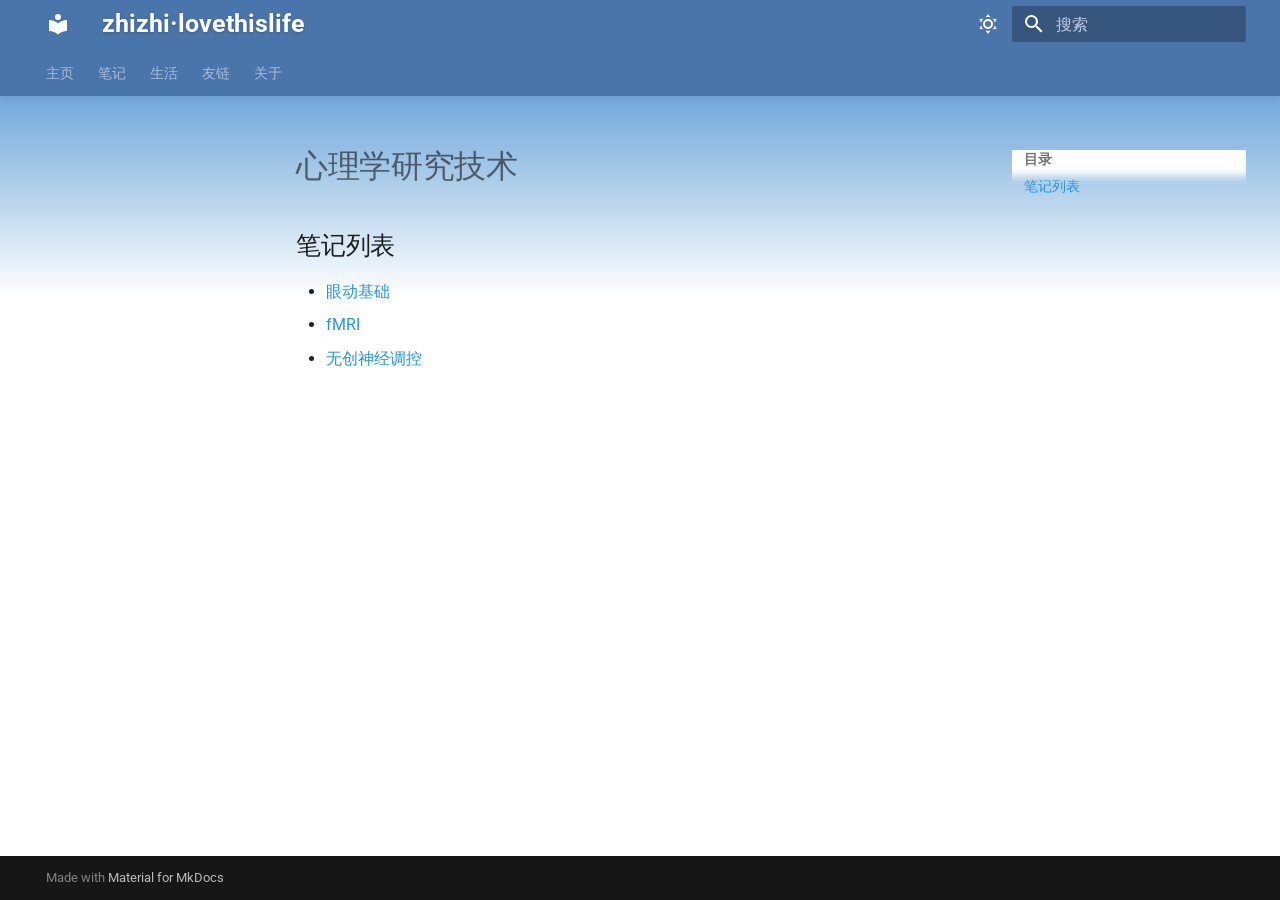
<file: course/psychtech/index.html>
<!doctype html>
<html lang="zh" class="no-js">
  <head>
    
      <meta charset="utf-8">
      <meta name="viewport" content="width=device-width,initial-scale=1">
      
      
      
      
      
      
        
      
      
      <link rel="icon" href="../../assets/images/favicon.png">
      <meta name="generator" content="mkdocs-1.6.1, mkdocs-material-9.7.7">
    
    
      
        <title>心理学研究技术 - zhizhi·lovethislife</title>
      
    
    
      <link rel="stylesheet" href="../../assets/stylesheets/main.ec1eaa64.min.css">
      
        
        <link rel="stylesheet" href="../../assets/stylesheets/palette.ab4e12ef.min.css">
      
      


    
    
      
    
    
      
        
        
        <link rel="preconnect" href="https://fonts.gstatic.com" crossorigin>
        <link rel="stylesheet" href="https://fonts.googleapis.com/css?family=Roboto:300,300i,400,400i,700,700i%7CRoboto+Mono:400,400i,700,700i&display=fallback">
        <style>:root{--md-text-font:"Roboto";--md-code-font:"Roboto Mono"}</style>
      
    
    
      <link rel="stylesheet" href="../../stylesheets/extra.css">
    
    <script>__md_scope=new URL("../..",location),__md_hash=e=>[...e].reduce(((e,_)=>(e<<5)-e+_.charCodeAt(0)),0),__md_get=(e,_=localStorage,t=__md_scope)=>JSON.parse(_.getItem(t.pathname+"."+e)),__md_set=(e,_,t=localStorage,a=__md_scope)=>{try{t.setItem(a.pathname+"."+e,JSON.stringify(_))}catch(e){}}</script>
    
      

    
    
  </head>
  
  
    
    
      
    
    
    
    
    <body dir="ltr" data-md-color-scheme="default" data-md-color-primary="blue" data-md-color-accent="light-blue">
  
    
    <input class="md-toggle" data-md-toggle="drawer" type="checkbox" id="__drawer" autocomplete="off">
    <input class="md-toggle" data-md-toggle="search" type="checkbox" id="__search" autocomplete="off">
    <label class="md-overlay" for="__drawer"></label>
    <div data-md-component="skip">
      
        
        <a href="#_1" class="md-skip">
          跳转至
        </a>
      
    </div>
    <div data-md-component="announce">
      
    </div>
    
    
      

  

<header class="md-header md-header--shadow md-header--lifted" data-md-component="header">
  <nav class="md-header__inner md-grid" aria-label="页眉">
    <a href="../.." title="zhizhi·lovethislife" class="md-header__button md-logo" aria-label="zhizhi·lovethislife" data-md-component="logo">
      
  
  <svg xmlns="http://www.w3.org/2000/svg" viewBox="0 0 24 24"><path d="M12 8a3 3 0 0 0 3-3 3 3 0 0 0-3-3 3 3 0 0 0-3 3 3 3 0 0 0 3 3m0 3.54C9.64 9.35 6.5 8 3 8v11c3.5 0 6.64 1.35 9 3.54 2.36-2.19 5.5-3.54 9-3.54V8c-3.5 0-6.64 1.35-9 3.54"/></svg>

    </a>
    <label class="md-header__button md-icon" for="__drawer">
      
      <svg xmlns="http://www.w3.org/2000/svg" viewBox="0 0 24 24"><path d="M3 6h18v2H3zm0 5h18v2H3zm0 5h18v2H3z"/></svg>
    </label>
    <div class="md-header__title" data-md-component="header-title">
      <div class="md-header__ellipsis">
        <div class="md-header__topic">
          <span class="md-ellipsis">
            zhizhi·lovethislife
          </span>
        </div>
        <div class="md-header__topic" data-md-component="header-topic">
          <span class="md-ellipsis">
            
              心理学研究技术
            
          </span>
        </div>
      </div>
    </div>
    
      
        <form class="md-header__option" data-md-component="palette">
  
    
    
    
    <input class="md-option" data-md-color-media="(prefers-color-scheme: light)" data-md-color-scheme="default" data-md-color-primary="blue" data-md-color-accent="light-blue"  aria-label="切换到深色模式"  type="radio" name="__palette" id="__palette_0">
    
      <label class="md-header__button md-icon" title="切换到深色模式" for="__palette_1" hidden>
        <svg xmlns="http://www.w3.org/2000/svg" viewBox="0 0 24 24"><path d="M12 7a5 5 0 0 1 5 5 5 5 0 0 1-5 5 5 5 0 0 1-5-5 5 5 0 0 1 5-5m0 2a3 3 0 0 0-3 3 3 3 0 0 0 3 3 3 3 0 0 0 3-3 3 3 0 0 0-3-3m0-7 2.39 3.42C13.65 5.15 12.84 5 12 5s-1.65.15-2.39.42zM3.34 7l4.16-.35A7.2 7.2 0 0 0 5.94 8.5c-.44.74-.69 1.5-.83 2.29zm.02 10 1.76-3.77a7.131 7.131 0 0 0 2.38 4.14zM20.65 7l-1.77 3.79a7.02 7.02 0 0 0-2.38-4.15zm-.01 10-4.14.36c.59-.51 1.12-1.14 1.54-1.86.42-.73.69-1.5.83-2.29zM12 22l-2.41-3.44c.74.27 1.55.44 2.41.44.82 0 1.63-.17 2.37-.44z"/></svg>
      </label>
    
  
    
    
    
    <input class="md-option" data-md-color-media="(prefers-color-scheme: dark)" data-md-color-scheme="slate" data-md-color-primary="blue" data-md-color-accent="light-blue"  aria-label="切换到浅色模式"  type="radio" name="__palette" id="__palette_1">
    
      <label class="md-header__button md-icon" title="切换到浅色模式" for="__palette_0" hidden>
        <svg xmlns="http://www.w3.org/2000/svg" viewBox="0 0 24 24"><path d="m17.75 4.09-2.53 1.94.91 3.06-2.63-1.81-2.63 1.81.91-3.06-2.53-1.94L12.44 4l1.06-3 1.06 3zm3.5 6.91-1.64 1.25.59 1.98-1.7-1.17-1.7 1.17.59-1.98L15.75 11l2.06-.05L18.5 9l.69 1.95zm-2.28 4.95c.83-.08 1.72 1.1 1.19 1.85-.32.45-.66.87-1.08 1.27C15.17 23 8.84 23 4.94 19.07c-3.91-3.9-3.91-10.24 0-14.14.4-.4.82-.76 1.27-1.08.75-.53 1.93.36 1.85 1.19-.27 2.86.69 5.83 2.89 8.02a9.96 9.96 0 0 0 8.02 2.89m-1.64 2.02a12.08 12.08 0 0 1-7.8-3.47c-2.17-2.19-3.33-5-3.49-7.82-2.81 3.14-2.7 7.96.31 10.98 3.02 3.01 7.84 3.12 10.98.31"/></svg>
      </label>
    
  
</form>
      
    
    
      <script>var palette=__md_get("__palette");if(palette&&palette.color){if("(prefers-color-scheme)"===palette.color.media){var media=matchMedia("(prefers-color-scheme: light)"),input=document.querySelector(media.matches?"[data-md-color-media='(prefers-color-scheme: light)']":"[data-md-color-media='(prefers-color-scheme: dark)']");palette.color.media=input.getAttribute("data-md-color-media"),palette.color.scheme=input.getAttribute("data-md-color-scheme"),palette.color.primary=input.getAttribute("data-md-color-primary"),palette.color.accent=input.getAttribute("data-md-color-accent")}for(var[key,value]of Object.entries(palette.color))document.body.setAttribute("data-md-color-"+key,value)}</script>
    
    
    
      
      
        <label class="md-header__button md-icon" for="__search">
          
          <svg xmlns="http://www.w3.org/2000/svg" viewBox="0 0 24 24"><path d="M9.5 3A6.5 6.5 0 0 1 16 9.5c0 1.61-.59 3.09-1.56 4.23l.27.27h.79l5 5-1.5 1.5-5-5v-.79l-.27-.27A6.52 6.52 0 0 1 9.5 16 6.5 6.5 0 0 1 3 9.5 6.5 6.5 0 0 1 9.5 3m0 2C7 5 5 7 5 9.5S7 14 9.5 14 14 12 14 9.5 12 5 9.5 5"/></svg>
        </label>
        <div class="md-search" data-md-component="search" role="dialog">
  <label class="md-search__overlay" for="__search"></label>
  <div class="md-search__inner" role="search">
    <form class="md-search__form" name="search">
      <input type="text" class="md-search__input" name="query" aria-label="搜索" placeholder="搜索" autocapitalize="off" autocorrect="off" autocomplete="off" spellcheck="false" data-md-component="search-query" required>
      <label class="md-search__icon md-icon" for="__search">
        
        <svg xmlns="http://www.w3.org/2000/svg" viewBox="0 0 24 24"><path d="M9.5 3A6.5 6.5 0 0 1 16 9.5c0 1.61-.59 3.09-1.56 4.23l.27.27h.79l5 5-1.5 1.5-5-5v-.79l-.27-.27A6.52 6.52 0 0 1 9.5 16 6.5 6.5 0 0 1 3 9.5 6.5 6.5 0 0 1 9.5 3m0 2C7 5 5 7 5 9.5S7 14 9.5 14 14 12 14 9.5 12 5 9.5 5"/></svg>
        
        <svg xmlns="http://www.w3.org/2000/svg" viewBox="0 0 24 24"><path d="M20 11v2H8l5.5 5.5-1.42 1.42L4.16 12l7.92-7.92L13.5 5.5 8 11z"/></svg>
      </label>
      <nav class="md-search__options" aria-label="查找">
        
        <button type="reset" class="md-search__icon md-icon" title="清空当前内容" aria-label="清空当前内容" tabindex="-1">
          
          <svg xmlns="http://www.w3.org/2000/svg" viewBox="0 0 24 24"><path d="M19 6.41 17.59 5 12 10.59 6.41 5 5 6.41 10.59 12 5 17.59 6.41 19 12 13.41 17.59 19 19 17.59 13.41 12z"/></svg>
        </button>
      </nav>
      
    </form>
    <div class="md-search__output">
      <div class="md-search__scrollwrap" tabindex="0" data-md-scrollfix>
        <div class="md-search-result" data-md-component="search-result">
          <div class="md-search-result__meta">
            正在初始化搜索引擎
          </div>
          <ol class="md-search-result__list" role="presentation"></ol>
        </div>
      </div>
    </div>
  </div>
</div>
      
    
    
  </nav>
  
    
      
<nav class="md-tabs" aria-label="标签" data-md-component="tabs">
  <div class="md-grid">
    <ul class="md-tabs__list">
      
        
  
  
  
  
    <li class="md-tabs__item">
      <a href="../.." class="md-tabs__link">
        
  
  
    
  
  主页

      </a>
    </li>
  

      
        
  
  
  
  
    
    
      <li class="md-tabs__item">
        <a href="../" class="md-tabs__link">
          
  
  
  笔记

        </a>
      </li>
    
  

      
        
  
  
  
  
    
    
      <li class="md-tabs__item">
        <a href="../../life/" class="md-tabs__link">
          
  
  
  生活

        </a>
      </li>
    
  

      
        
  
  
  
  
    <li class="md-tabs__item">
      <a href="../../friends/" class="md-tabs__link">
        
  
  
    
  
  友链

      </a>
    </li>
  

      
        
  
  
  
  
    <li class="md-tabs__item">
      <a href="../../about/" class="md-tabs__link">
        
  
  
    
  
  关于

      </a>
    </li>
  

      
    </ul>
  </div>
</nav>
    
  
</header>
    
    <div class="md-container" data-md-component="container">
      
      
        
      
      <main class="md-main" data-md-component="main">
        <div class="md-main__inner md-grid">
          
            
              
              <div class="md-sidebar md-sidebar--primary" data-md-component="sidebar" data-md-type="navigation" >
                <div class="md-sidebar__scrollwrap">
                  <div class="md-sidebar__inner">
                    


  


<nav class="md-nav md-nav--primary md-nav--lifted" aria-label="导航栏" data-md-level="0">
  <label class="md-nav__title" for="__drawer">
    <a href="../.." title="zhizhi·lovethislife" class="md-nav__button md-logo" aria-label="zhizhi·lovethislife" data-md-component="logo">
      
  
  <svg xmlns="http://www.w3.org/2000/svg" viewBox="0 0 24 24"><path d="M12 8a3 3 0 0 0 3-3 3 3 0 0 0-3-3 3 3 0 0 0-3 3 3 3 0 0 0 3 3m0 3.54C9.64 9.35 6.5 8 3 8v11c3.5 0 6.64 1.35 9 3.54 2.36-2.19 5.5-3.54 9-3.54V8c-3.5 0-6.64 1.35-9 3.54"/></svg>

    </a>
    zhizhi·lovethislife
  </label>
  
  <ul class="md-nav__list" data-md-scrollfix>
    
      
      
  
  
  
  
    <li class="md-nav__item">
      <a href="../.." class="md-nav__link">
        
  
  
  <span class="md-ellipsis">
    
  
    主页
  

    
  </span>
  
  

      </a>
    </li>
  

    
      
      
  
  
  
  
    
    
    
    
      
      
    
    
    <li class="md-nav__item md-nav__item--nested">
      
        
        
        <input class="md-nav__toggle md-toggle " type="checkbox" id="__nav_2" >
        
          
          <label class="md-nav__link" for="__nav_2" id="__nav_2_label" tabindex="0">
            
  
  
  <span class="md-ellipsis">
    
  
    笔记
  

    
  </span>
  
  

            <span class="md-nav__icon md-icon"></span>
          </label>
        
        <nav class="md-nav" data-md-level="1" aria-labelledby="__nav_2_label" aria-expanded="false">
          <label class="md-nav__title" for="__nav_2">
            <span class="md-nav__icon md-icon"></span>
            
  
    笔记
  

          </label>
          <ul class="md-nav__list" data-md-scrollfix>
            
              
                
  
  
  
  
    <li class="md-nav__item">
      <a href="../" class="md-nav__link">
        
  
  
  <span class="md-ellipsis">
    
  
    笔记首页
  

    
  </span>
  
  

      </a>
    </li>
  

              
            
              
                
  
  
  
  
    
    
    
    
      
      
    
    
    <li class="md-nav__item md-nav__item--nested">
      
        
        
        <input class="md-nav__toggle md-toggle " type="checkbox" id="__nav_2_2" >
        
          
          <label class="md-nav__link" for="__nav_2_2" id="__nav_2_2_label" tabindex="0">
            
  
  
  <span class="md-ellipsis">
    
  
    心理学研究技术
  

    
  </span>
  
  

            <span class="md-nav__icon md-icon"></span>
          </label>
        
        <nav class="md-nav" data-md-level="2" aria-labelledby="__nav_2_2_label" aria-expanded="false">
          <label class="md-nav__title" for="__nav_2_2">
            <span class="md-nav__icon md-icon"></span>
            
  
    心理学研究技术
  

          </label>
          <ul class="md-nav__list" data-md-scrollfix>
            
              
                
  
  
  
  
    <li class="md-nav__item">
      <a href="%E7%9C%BC%E5%8A%A8%E5%9F%BA%E7%A1%80/" class="md-nav__link">
        
  
  
  <span class="md-ellipsis">
    
  
    眼动基础
  

    
  </span>
  
  

      </a>
    </li>
  

              
            
              
                
  
  
  
  
    <li class="md-nav__item">
      <a href="fMRI/" class="md-nav__link">
        
  
  
  <span class="md-ellipsis">
    
  
    fMRI
  

    
  </span>
  
  

      </a>
    </li>
  

              
            
              
                
  
  
  
  
    <li class="md-nav__item">
      <a href="%E6%97%A0%E5%88%9B%E7%A5%9E%E7%BB%8F%E8%B0%83%E6%8E%A7/" class="md-nav__link">
        
  
  
  <span class="md-ellipsis">
    
  
    无创神经调控
  

    
  </span>
  
  

      </a>
    </li>
  

              
            
          </ul>
        </nav>
      
    </li>
  

              
            
          </ul>
        </nav>
      
    </li>
  

    
      
      
  
  
  
  
    
    
    
    
      
      
    
    
    <li class="md-nav__item md-nav__item--nested">
      
        
        
        <input class="md-nav__toggle md-toggle " type="checkbox" id="__nav_3" >
        
          
          <label class="md-nav__link" for="__nav_3" id="__nav_3_label" tabindex="0">
            
  
  
  <span class="md-ellipsis">
    
  
    生活
  

    
  </span>
  
  

            <span class="md-nav__icon md-icon"></span>
          </label>
        
        <nav class="md-nav" data-md-level="1" aria-labelledby="__nav_3_label" aria-expanded="false">
          <label class="md-nav__title" for="__nav_3">
            <span class="md-nav__icon md-icon"></span>
            
  
    生活
  

          </label>
          <ul class="md-nav__list" data-md-scrollfix>
            
              
                
  
  
  
  
    <li class="md-nav__item">
      <a href="../../life/" class="md-nav__link">
        
  
  
  <span class="md-ellipsis">
    
  
    生活首页
  

    
  </span>
  
  

      </a>
    </li>
  

              
            
              
                
  
  
  
  
    <li class="md-nav__item">
      <a href="../../life/dance/" class="md-nav__link">
        
  
  
  <span class="md-ellipsis">
    
  
    舞蹈
  

    
  </span>
  
  

      </a>
    </li>
  

              
            
              
                
  
  
  
  
    <li class="md-nav__item">
      <a href="../../life/playlist/" class="md-nav__link">
        
  
  
  <span class="md-ellipsis">
    
  
    歌单
  

    
  </span>
  
  

      </a>
    </li>
  

              
            
              
                
  
  
  
  
    <li class="md-nav__item">
      <a href="../../life/books/" class="md-nav__link">
        
  
  
  <span class="md-ellipsis">
    
  
    书单
  

    
  </span>
  
  

      </a>
    </li>
  

              
            
          </ul>
        </nav>
      
    </li>
  

    
      
      
  
  
  
  
    <li class="md-nav__item">
      <a href="../../friends/" class="md-nav__link">
        
  
  
  <span class="md-ellipsis">
    
  
    友链
  

    
  </span>
  
  

      </a>
    </li>
  

    
      
      
  
  
  
  
    <li class="md-nav__item">
      <a href="../../about/" class="md-nav__link">
        
  
  
  <span class="md-ellipsis">
    
  
    关于
  

    
  </span>
  
  

      </a>
    </li>
  

    
  </ul>
</nav>
                  </div>
                </div>
              </div>
            
            
              
              <div class="md-sidebar md-sidebar--secondary" data-md-component="sidebar" data-md-type="toc" >
                <div class="md-sidebar__scrollwrap">
                  <div class="md-sidebar__inner">
                    

<nav class="md-nav md-nav--secondary" aria-label="目录">
  
  
  
    
  
  
    <label class="md-nav__title" for="__toc">
      <span class="md-nav__icon md-icon"></span>
      目录
    </label>
    <ul class="md-nav__list" data-md-component="toc" data-md-scrollfix>
      
        <li class="md-nav__item">
  <a href="#_2" class="md-nav__link">
    <span class="md-ellipsis">
      
        笔记列表
      
    </span>
  </a>
  
</li>
      
    </ul>
  
</nav>
                  </div>
                </div>
              </div>
            
          
          
            <div class="md-content" data-md-component="content">
              
              <article class="md-content__inner md-typeset">
                
                  



<h1 id="_1">心理学研究技术</h1>
<h2 id="_2">笔记列表</h2>
<ul>
<li><a href="./眼动基础/">眼动基础</a></li>
<li><a href="./fMRI/">fMRI</a></li>
<li><a href="./无创神经调控/">无创神经调控</a></li>
</ul>












                
              </article>
            </div>
          
          
<script>var target=document.getElementById(location.hash.slice(1));target&&target.name&&(target.checked=target.name.startsWith("__tabbed_"))</script>
        </div>
        
      </main>
      
        <footer class="md-footer">
  
  <div class="md-footer-meta md-typeset">
    <div class="md-footer-meta__inner md-grid">
      <div class="md-copyright">
  
  
    Made with
    <a href="https://squidfunk.github.io/mkdocs-material/" target="_blank" rel="noopener">
      Material for MkDocs
    </a>
  
</div>
      
    </div>
  </div>
</footer>
      
    </div>
    <div class="md-dialog" data-md-component="dialog">
      <div class="md-dialog__inner md-typeset"></div>
    </div>
    
    
    
      
      
      <script id="__config" type="application/json">{"annotate": null, "base": "../..", "features": ["navigation.tabs", "navigation.tabs.sticky"], "search": "../../assets/javascripts/workers/search.2c215733.min.js", "tags": null, "translations": {"clipboard.copied": "\u5df2\u590d\u5236", "clipboard.copy": "\u590d\u5236", "search.result.more.one": "\u5728\u8be5\u9875\u4e0a\u8fd8\u6709 1 \u4e2a\u7b26\u5408\u6761\u4ef6\u7684\u7ed3\u679c", "search.result.more.other": "\u5728\u8be5\u9875\u4e0a\u8fd8\u6709 # \u4e2a\u7b26\u5408\u6761\u4ef6\u7684\u7ed3\u679c", "search.result.none": "\u6ca1\u6709\u627e\u5230\u7b26\u5408\u6761\u4ef6\u7684\u7ed3\u679c", "search.result.one": "\u627e\u5230 1 \u4e2a\u7b26\u5408\u6761\u4ef6\u7684\u7ed3\u679c", "search.result.other": "# \u4e2a\u7b26\u5408\u6761\u4ef6\u7684\u7ed3\u679c", "search.result.placeholder": "\u952e\u5165\u4ee5\u5f00\u59cb\u641c\u7d22", "search.result.term.missing": "\u7f3a\u5c11", "select.version": "\u9009\u62e9\u5f53\u524d\u7248\u672c"}, "version": null}</script>
    
    
      <script src="../../assets/javascripts/bundle.d7400e89.min.js"></script>
      
        <script src="https://busuanzi.ibruce.info/busuanzi/2.3/busuanzi.pure.mini.js"></script>
      
    
  </body>
</html>
</file>
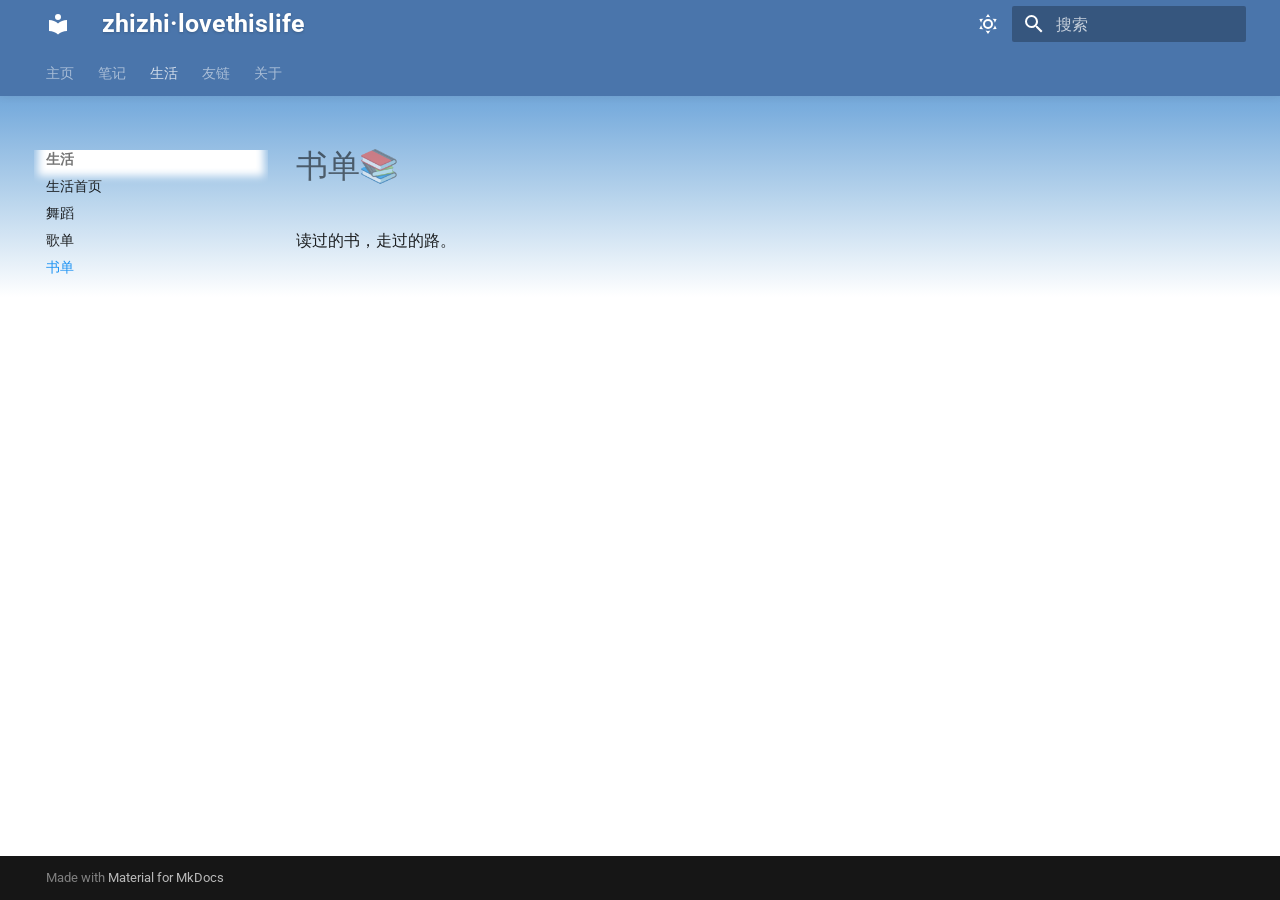
<file: life/books/index.html>
<!doctype html>
<html lang="zh" class="no-js">
  <head>
    
      <meta charset="utf-8">
      <meta name="viewport" content="width=device-width,initial-scale=1">
      
      
      
      
        <link rel="prev" href="../playlist/">
      
      
        <link rel="next" href="../../friends/">
      
      
        
      
      
      <link rel="icon" href="../../assets/images/favicon.png">
      <meta name="generator" content="mkdocs-1.6.1, mkdocs-material-9.7.7">
    
    
      
        <title>书单 - zhizhi·lovethislife</title>
      
    
    
      <link rel="stylesheet" href="../../assets/stylesheets/main.ec1eaa64.min.css">
      
        
        <link rel="stylesheet" href="../../assets/stylesheets/palette.ab4e12ef.min.css">
      
      


    
    
      
    
    
      
        
        
        <link rel="preconnect" href="https://fonts.gstatic.com" crossorigin>
        <link rel="stylesheet" href="https://fonts.googleapis.com/css?family=Roboto:300,300i,400,400i,700,700i%7CRoboto+Mono:400,400i,700,700i&display=fallback">
        <style>:root{--md-text-font:"Roboto";--md-code-font:"Roboto Mono"}</style>
      
    
    
      <link rel="stylesheet" href="../../stylesheets/extra.css">
    
    <script>__md_scope=new URL("../..",location),__md_hash=e=>[...e].reduce(((e,_)=>(e<<5)-e+_.charCodeAt(0)),0),__md_get=(e,_=localStorage,t=__md_scope)=>JSON.parse(_.getItem(t.pathname+"."+e)),__md_set=(e,_,t=localStorage,a=__md_scope)=>{try{t.setItem(a.pathname+"."+e,JSON.stringify(_))}catch(e){}}</script>
    
      

    
    
  </head>
  
  
    
    
      
    
    
    
    
    <body dir="ltr" data-md-color-scheme="default" data-md-color-primary="blue" data-md-color-accent="light-blue">
  
    
    <input class="md-toggle" data-md-toggle="drawer" type="checkbox" id="__drawer" autocomplete="off">
    <input class="md-toggle" data-md-toggle="search" type="checkbox" id="__search" autocomplete="off">
    <label class="md-overlay" for="__drawer"></label>
    <div data-md-component="skip">
      
        
        <a href="#_1" class="md-skip">
          跳转至
        </a>
      
    </div>
    <div data-md-component="announce">
      
    </div>
    
    
      

  

<header class="md-header md-header--shadow md-header--lifted" data-md-component="header">
  <nav class="md-header__inner md-grid" aria-label="页眉">
    <a href="../.." title="zhizhi·lovethislife" class="md-header__button md-logo" aria-label="zhizhi·lovethislife" data-md-component="logo">
      
  
  <svg xmlns="http://www.w3.org/2000/svg" viewBox="0 0 24 24"><path d="M12 8a3 3 0 0 0 3-3 3 3 0 0 0-3-3 3 3 0 0 0-3 3 3 3 0 0 0 3 3m0 3.54C9.64 9.35 6.5 8 3 8v11c3.5 0 6.64 1.35 9 3.54 2.36-2.19 5.5-3.54 9-3.54V8c-3.5 0-6.64 1.35-9 3.54"/></svg>

    </a>
    <label class="md-header__button md-icon" for="__drawer">
      
      <svg xmlns="http://www.w3.org/2000/svg" viewBox="0 0 24 24"><path d="M3 6h18v2H3zm0 5h18v2H3zm0 5h18v2H3z"/></svg>
    </label>
    <div class="md-header__title" data-md-component="header-title">
      <div class="md-header__ellipsis">
        <div class="md-header__topic">
          <span class="md-ellipsis">
            zhizhi·lovethislife
          </span>
        </div>
        <div class="md-header__topic" data-md-component="header-topic">
          <span class="md-ellipsis">
            
              书单
            
          </span>
        </div>
      </div>
    </div>
    
      
        <form class="md-header__option" data-md-component="palette">
  
    
    
    
    <input class="md-option" data-md-color-media="(prefers-color-scheme: light)" data-md-color-scheme="default" data-md-color-primary="blue" data-md-color-accent="light-blue"  aria-label="切换到深色模式"  type="radio" name="__palette" id="__palette_0">
    
      <label class="md-header__button md-icon" title="切换到深色模式" for="__palette_1" hidden>
        <svg xmlns="http://www.w3.org/2000/svg" viewBox="0 0 24 24"><path d="M12 7a5 5 0 0 1 5 5 5 5 0 0 1-5 5 5 5 0 0 1-5-5 5 5 0 0 1 5-5m0 2a3 3 0 0 0-3 3 3 3 0 0 0 3 3 3 3 0 0 0 3-3 3 3 0 0 0-3-3m0-7 2.39 3.42C13.65 5.15 12.84 5 12 5s-1.65.15-2.39.42zM3.34 7l4.16-.35A7.2 7.2 0 0 0 5.94 8.5c-.44.74-.69 1.5-.83 2.29zm.02 10 1.76-3.77a7.131 7.131 0 0 0 2.38 4.14zM20.65 7l-1.77 3.79a7.02 7.02 0 0 0-2.38-4.15zm-.01 10-4.14.36c.59-.51 1.12-1.14 1.54-1.86.42-.73.69-1.5.83-2.29zM12 22l-2.41-3.44c.74.27 1.55.44 2.41.44.82 0 1.63-.17 2.37-.44z"/></svg>
      </label>
    
  
    
    
    
    <input class="md-option" data-md-color-media="(prefers-color-scheme: dark)" data-md-color-scheme="slate" data-md-color-primary="blue" data-md-color-accent="light-blue"  aria-label="切换到浅色模式"  type="radio" name="__palette" id="__palette_1">
    
      <label class="md-header__button md-icon" title="切换到浅色模式" for="__palette_0" hidden>
        <svg xmlns="http://www.w3.org/2000/svg" viewBox="0 0 24 24"><path d="m17.75 4.09-2.53 1.94.91 3.06-2.63-1.81-2.63 1.81.91-3.06-2.53-1.94L12.44 4l1.06-3 1.06 3zm3.5 6.91-1.64 1.25.59 1.98-1.7-1.17-1.7 1.17.59-1.98L15.75 11l2.06-.05L18.5 9l.69 1.95zm-2.28 4.95c.83-.08 1.72 1.1 1.19 1.85-.32.45-.66.87-1.08 1.27C15.17 23 8.84 23 4.94 19.07c-3.91-3.9-3.91-10.24 0-14.14.4-.4.82-.76 1.27-1.08.75-.53 1.93.36 1.85 1.19-.27 2.86.69 5.83 2.89 8.02a9.96 9.96 0 0 0 8.02 2.89m-1.64 2.02a12.08 12.08 0 0 1-7.8-3.47c-2.17-2.19-3.33-5-3.49-7.82-2.81 3.14-2.7 7.96.31 10.98 3.02 3.01 7.84 3.12 10.98.31"/></svg>
      </label>
    
  
</form>
      
    
    
      <script>var palette=__md_get("__palette");if(palette&&palette.color){if("(prefers-color-scheme)"===palette.color.media){var media=matchMedia("(prefers-color-scheme: light)"),input=document.querySelector(media.matches?"[data-md-color-media='(prefers-color-scheme: light)']":"[data-md-color-media='(prefers-color-scheme: dark)']");palette.color.media=input.getAttribute("data-md-color-media"),palette.color.scheme=input.getAttribute("data-md-color-scheme"),palette.color.primary=input.getAttribute("data-md-color-primary"),palette.color.accent=input.getAttribute("data-md-color-accent")}for(var[key,value]of Object.entries(palette.color))document.body.setAttribute("data-md-color-"+key,value)}</script>
    
    
    
      
      
        <label class="md-header__button md-icon" for="__search">
          
          <svg xmlns="http://www.w3.org/2000/svg" viewBox="0 0 24 24"><path d="M9.5 3A6.5 6.5 0 0 1 16 9.5c0 1.61-.59 3.09-1.56 4.23l.27.27h.79l5 5-1.5 1.5-5-5v-.79l-.27-.27A6.52 6.52 0 0 1 9.5 16 6.5 6.5 0 0 1 3 9.5 6.5 6.5 0 0 1 9.5 3m0 2C7 5 5 7 5 9.5S7 14 9.5 14 14 12 14 9.5 12 5 9.5 5"/></svg>
        </label>
        <div class="md-search" data-md-component="search" role="dialog">
  <label class="md-search__overlay" for="__search"></label>
  <div class="md-search__inner" role="search">
    <form class="md-search__form" name="search">
      <input type="text" class="md-search__input" name="query" aria-label="搜索" placeholder="搜索" autocapitalize="off" autocorrect="off" autocomplete="off" spellcheck="false" data-md-component="search-query" required>
      <label class="md-search__icon md-icon" for="__search">
        
        <svg xmlns="http://www.w3.org/2000/svg" viewBox="0 0 24 24"><path d="M9.5 3A6.5 6.5 0 0 1 16 9.5c0 1.61-.59 3.09-1.56 4.23l.27.27h.79l5 5-1.5 1.5-5-5v-.79l-.27-.27A6.52 6.52 0 0 1 9.5 16 6.5 6.5 0 0 1 3 9.5 6.5 6.5 0 0 1 9.5 3m0 2C7 5 5 7 5 9.5S7 14 9.5 14 14 12 14 9.5 12 5 9.5 5"/></svg>
        
        <svg xmlns="http://www.w3.org/2000/svg" viewBox="0 0 24 24"><path d="M20 11v2H8l5.5 5.5-1.42 1.42L4.16 12l7.92-7.92L13.5 5.5 8 11z"/></svg>
      </label>
      <nav class="md-search__options" aria-label="查找">
        
        <button type="reset" class="md-search__icon md-icon" title="清空当前内容" aria-label="清空当前内容" tabindex="-1">
          
          <svg xmlns="http://www.w3.org/2000/svg" viewBox="0 0 24 24"><path d="M19 6.41 17.59 5 12 10.59 6.41 5 5 6.41 10.59 12 5 17.59 6.41 19 12 13.41 17.59 19 19 17.59 13.41 12z"/></svg>
        </button>
      </nav>
      
    </form>
    <div class="md-search__output">
      <div class="md-search__scrollwrap" tabindex="0" data-md-scrollfix>
        <div class="md-search-result" data-md-component="search-result">
          <div class="md-search-result__meta">
            正在初始化搜索引擎
          </div>
          <ol class="md-search-result__list" role="presentation"></ol>
        </div>
      </div>
    </div>
  </div>
</div>
      
    
    
  </nav>
  
    
      
<nav class="md-tabs" aria-label="标签" data-md-component="tabs">
  <div class="md-grid">
    <ul class="md-tabs__list">
      
        
  
  
  
  
    <li class="md-tabs__item">
      <a href="../.." class="md-tabs__link">
        
  
  
    
  
  主页

      </a>
    </li>
  

      
        
  
  
  
  
    
    
      <li class="md-tabs__item">
        <a href="../../course/" class="md-tabs__link">
          
  
  
  笔记

        </a>
      </li>
    
  

      
        
  
  
  
    
  
  
    
    
      <li class="md-tabs__item md-tabs__item--active">
        <a href="../" class="md-tabs__link">
          
  
  
  生活

        </a>
      </li>
    
  

      
        
  
  
  
  
    <li class="md-tabs__item">
      <a href="../../friends/" class="md-tabs__link">
        
  
  
    
  
  友链

      </a>
    </li>
  

      
        
  
  
  
  
    <li class="md-tabs__item">
      <a href="../../about/" class="md-tabs__link">
        
  
  
    
  
  关于

      </a>
    </li>
  

      
    </ul>
  </div>
</nav>
    
  
</header>
    
    <div class="md-container" data-md-component="container">
      
      
        
      
      <main class="md-main" data-md-component="main">
        <div class="md-main__inner md-grid">
          
            
              
              <div class="md-sidebar md-sidebar--primary" data-md-component="sidebar" data-md-type="navigation" >
                <div class="md-sidebar__scrollwrap">
                  <div class="md-sidebar__inner">
                    


  


<nav class="md-nav md-nav--primary md-nav--lifted" aria-label="导航栏" data-md-level="0">
  <label class="md-nav__title" for="__drawer">
    <a href="../.." title="zhizhi·lovethislife" class="md-nav__button md-logo" aria-label="zhizhi·lovethislife" data-md-component="logo">
      
  
  <svg xmlns="http://www.w3.org/2000/svg" viewBox="0 0 24 24"><path d="M12 8a3 3 0 0 0 3-3 3 3 0 0 0-3-3 3 3 0 0 0-3 3 3 3 0 0 0 3 3m0 3.54C9.64 9.35 6.5 8 3 8v11c3.5 0 6.64 1.35 9 3.54 2.36-2.19 5.5-3.54 9-3.54V8c-3.5 0-6.64 1.35-9 3.54"/></svg>

    </a>
    zhizhi·lovethislife
  </label>
  
  <ul class="md-nav__list" data-md-scrollfix>
    
      
      
  
  
  
  
    <li class="md-nav__item">
      <a href="../.." class="md-nav__link">
        
  
  
  <span class="md-ellipsis">
    
  
    主页
  

    
  </span>
  
  

      </a>
    </li>
  

    
      
      
  
  
  
  
    
    
    
    
      
      
    
    
    <li class="md-nav__item md-nav__item--nested">
      
        
        
        <input class="md-nav__toggle md-toggle " type="checkbox" id="__nav_2" >
        
          
          <label class="md-nav__link" for="__nav_2" id="__nav_2_label" tabindex="0">
            
  
  
  <span class="md-ellipsis">
    
  
    笔记
  

    
  </span>
  
  

            <span class="md-nav__icon md-icon"></span>
          </label>
        
        <nav class="md-nav" data-md-level="1" aria-labelledby="__nav_2_label" aria-expanded="false">
          <label class="md-nav__title" for="__nav_2">
            <span class="md-nav__icon md-icon"></span>
            
  
    笔记
  

          </label>
          <ul class="md-nav__list" data-md-scrollfix>
            
              
                
  
  
  
  
    <li class="md-nav__item">
      <a href="../../course/" class="md-nav__link">
        
  
  
  <span class="md-ellipsis">
    
  
    笔记首页
  

    
  </span>
  
  

      </a>
    </li>
  

              
            
              
                
  
  
  
  
    
    
    
    
      
      
    
    
    <li class="md-nav__item md-nav__item--nested">
      
        
        
        <input class="md-nav__toggle md-toggle " type="checkbox" id="__nav_2_2" >
        
          
          <label class="md-nav__link" for="__nav_2_2" id="__nav_2_2_label" tabindex="0">
            
  
  
  <span class="md-ellipsis">
    
  
    心理学研究技术
  

    
  </span>
  
  

            <span class="md-nav__icon md-icon"></span>
          </label>
        
        <nav class="md-nav" data-md-level="2" aria-labelledby="__nav_2_2_label" aria-expanded="false">
          <label class="md-nav__title" for="__nav_2_2">
            <span class="md-nav__icon md-icon"></span>
            
  
    心理学研究技术
  

          </label>
          <ul class="md-nav__list" data-md-scrollfix>
            
              
                
  
  
  
  
    <li class="md-nav__item">
      <a href="../../course/psychtech/%E7%9C%BC%E5%8A%A8%E5%9F%BA%E7%A1%80/" class="md-nav__link">
        
  
  
  <span class="md-ellipsis">
    
  
    眼动基础
  

    
  </span>
  
  

      </a>
    </li>
  

              
            
              
                
  
  
  
  
    <li class="md-nav__item">
      <a href="../../course/psychtech/fMRI/" class="md-nav__link">
        
  
  
  <span class="md-ellipsis">
    
  
    fMRI
  

    
  </span>
  
  

      </a>
    </li>
  

              
            
              
                
  
  
  
  
    <li class="md-nav__item">
      <a href="../../course/psychtech/%E6%97%A0%E5%88%9B%E7%A5%9E%E7%BB%8F%E8%B0%83%E6%8E%A7/" class="md-nav__link">
        
  
  
  <span class="md-ellipsis">
    
  
    无创神经调控
  

    
  </span>
  
  

      </a>
    </li>
  

              
            
          </ul>
        </nav>
      
    </li>
  

              
            
          </ul>
        </nav>
      
    </li>
  

    
      
      
  
  
    
  
  
  
    
    
    
    
      
        
        
      
      
    
    
    <li class="md-nav__item md-nav__item--active md-nav__item--section md-nav__item--nested">
      
        
        
        <input class="md-nav__toggle md-toggle " type="checkbox" id="__nav_3" checked>
        
          
          <label class="md-nav__link" for="__nav_3" id="__nav_3_label" tabindex="">
            
  
  
  <span class="md-ellipsis">
    
  
    生活
  

    
  </span>
  
  

            <span class="md-nav__icon md-icon"></span>
          </label>
        
        <nav class="md-nav" data-md-level="1" aria-labelledby="__nav_3_label" aria-expanded="true">
          <label class="md-nav__title" for="__nav_3">
            <span class="md-nav__icon md-icon"></span>
            
  
    生活
  

          </label>
          <ul class="md-nav__list" data-md-scrollfix>
            
              
                
  
  
  
  
    <li class="md-nav__item">
      <a href="../" class="md-nav__link">
        
  
  
  <span class="md-ellipsis">
    
  
    生活首页
  

    
  </span>
  
  

      </a>
    </li>
  

              
            
              
                
  
  
  
  
    <li class="md-nav__item">
      <a href="../dance/" class="md-nav__link">
        
  
  
  <span class="md-ellipsis">
    
  
    舞蹈
  

    
  </span>
  
  

      </a>
    </li>
  

              
            
              
                
  
  
  
  
    <li class="md-nav__item">
      <a href="../playlist/" class="md-nav__link">
        
  
  
  <span class="md-ellipsis">
    
  
    歌单
  

    
  </span>
  
  

      </a>
    </li>
  

              
            
              
                
  
  
    
  
  
  
    <li class="md-nav__item md-nav__item--active">
      
      <input class="md-nav__toggle md-toggle" type="checkbox" id="__toc">
      
      
        
      
      
      <a href="./" class="md-nav__link md-nav__link--active">
        
  
  
  <span class="md-ellipsis">
    
  
    书单
  

    
  </span>
  
  

      </a>
      
    </li>
  

              
            
          </ul>
        </nav>
      
    </li>
  

    
      
      
  
  
  
  
    <li class="md-nav__item">
      <a href="../../friends/" class="md-nav__link">
        
  
  
  <span class="md-ellipsis">
    
  
    友链
  

    
  </span>
  
  

      </a>
    </li>
  

    
      
      
  
  
  
  
    <li class="md-nav__item">
      <a href="../../about/" class="md-nav__link">
        
  
  
  <span class="md-ellipsis">
    
  
    关于
  

    
  </span>
  
  

      </a>
    </li>
  

    
  </ul>
</nav>
                  </div>
                </div>
              </div>
            
            
              
              <div class="md-sidebar md-sidebar--secondary" data-md-component="sidebar" data-md-type="toc" >
                <div class="md-sidebar__scrollwrap">
                  <div class="md-sidebar__inner">
                    

<nav class="md-nav md-nav--secondary" aria-label="目录">
  
  
  
    
  
  
</nav>
                  </div>
                </div>
              </div>
            
          
          
            <div class="md-content" data-md-component="content">
              
              <article class="md-content__inner md-typeset">
                
                  



<h1 id="_1">书单📚</h1>
<p>读过的书，走过的路。</p>












                
              </article>
            </div>
          
          
<script>var target=document.getElementById(location.hash.slice(1));target&&target.name&&(target.checked=target.name.startsWith("__tabbed_"))</script>
        </div>
        
      </main>
      
        <footer class="md-footer">
  
  <div class="md-footer-meta md-typeset">
    <div class="md-footer-meta__inner md-grid">
      <div class="md-copyright">
  
  
    Made with
    <a href="https://squidfunk.github.io/mkdocs-material/" target="_blank" rel="noopener">
      Material for MkDocs
    </a>
  
</div>
      
    </div>
  </div>
</footer>
      
    </div>
    <div class="md-dialog" data-md-component="dialog">
      <div class="md-dialog__inner md-typeset"></div>
    </div>
    
    
    
      
      
      <script id="__config" type="application/json">{"annotate": null, "base": "../..", "features": ["navigation.tabs", "navigation.tabs.sticky"], "search": "../../assets/javascripts/workers/search.2c215733.min.js", "tags": null, "translations": {"clipboard.copied": "\u5df2\u590d\u5236", "clipboard.copy": "\u590d\u5236", "search.result.more.one": "\u5728\u8be5\u9875\u4e0a\u8fd8\u6709 1 \u4e2a\u7b26\u5408\u6761\u4ef6\u7684\u7ed3\u679c", "search.result.more.other": "\u5728\u8be5\u9875\u4e0a\u8fd8\u6709 # \u4e2a\u7b26\u5408\u6761\u4ef6\u7684\u7ed3\u679c", "search.result.none": "\u6ca1\u6709\u627e\u5230\u7b26\u5408\u6761\u4ef6\u7684\u7ed3\u679c", "search.result.one": "\u627e\u5230 1 \u4e2a\u7b26\u5408\u6761\u4ef6\u7684\u7ed3\u679c", "search.result.other": "# \u4e2a\u7b26\u5408\u6761\u4ef6\u7684\u7ed3\u679c", "search.result.placeholder": "\u952e\u5165\u4ee5\u5f00\u59cb\u641c\u7d22", "search.result.term.missing": "\u7f3a\u5c11", "select.version": "\u9009\u62e9\u5f53\u524d\u7248\u672c"}, "version": null}</script>
    
    
      <script src="../../assets/javascripts/bundle.d7400e89.min.js"></script>
      
        <script src="https://busuanzi.ibruce.info/busuanzi/2.3/busuanzi.pure.mini.js"></script>
      
    
  </body>
</html>
</file>
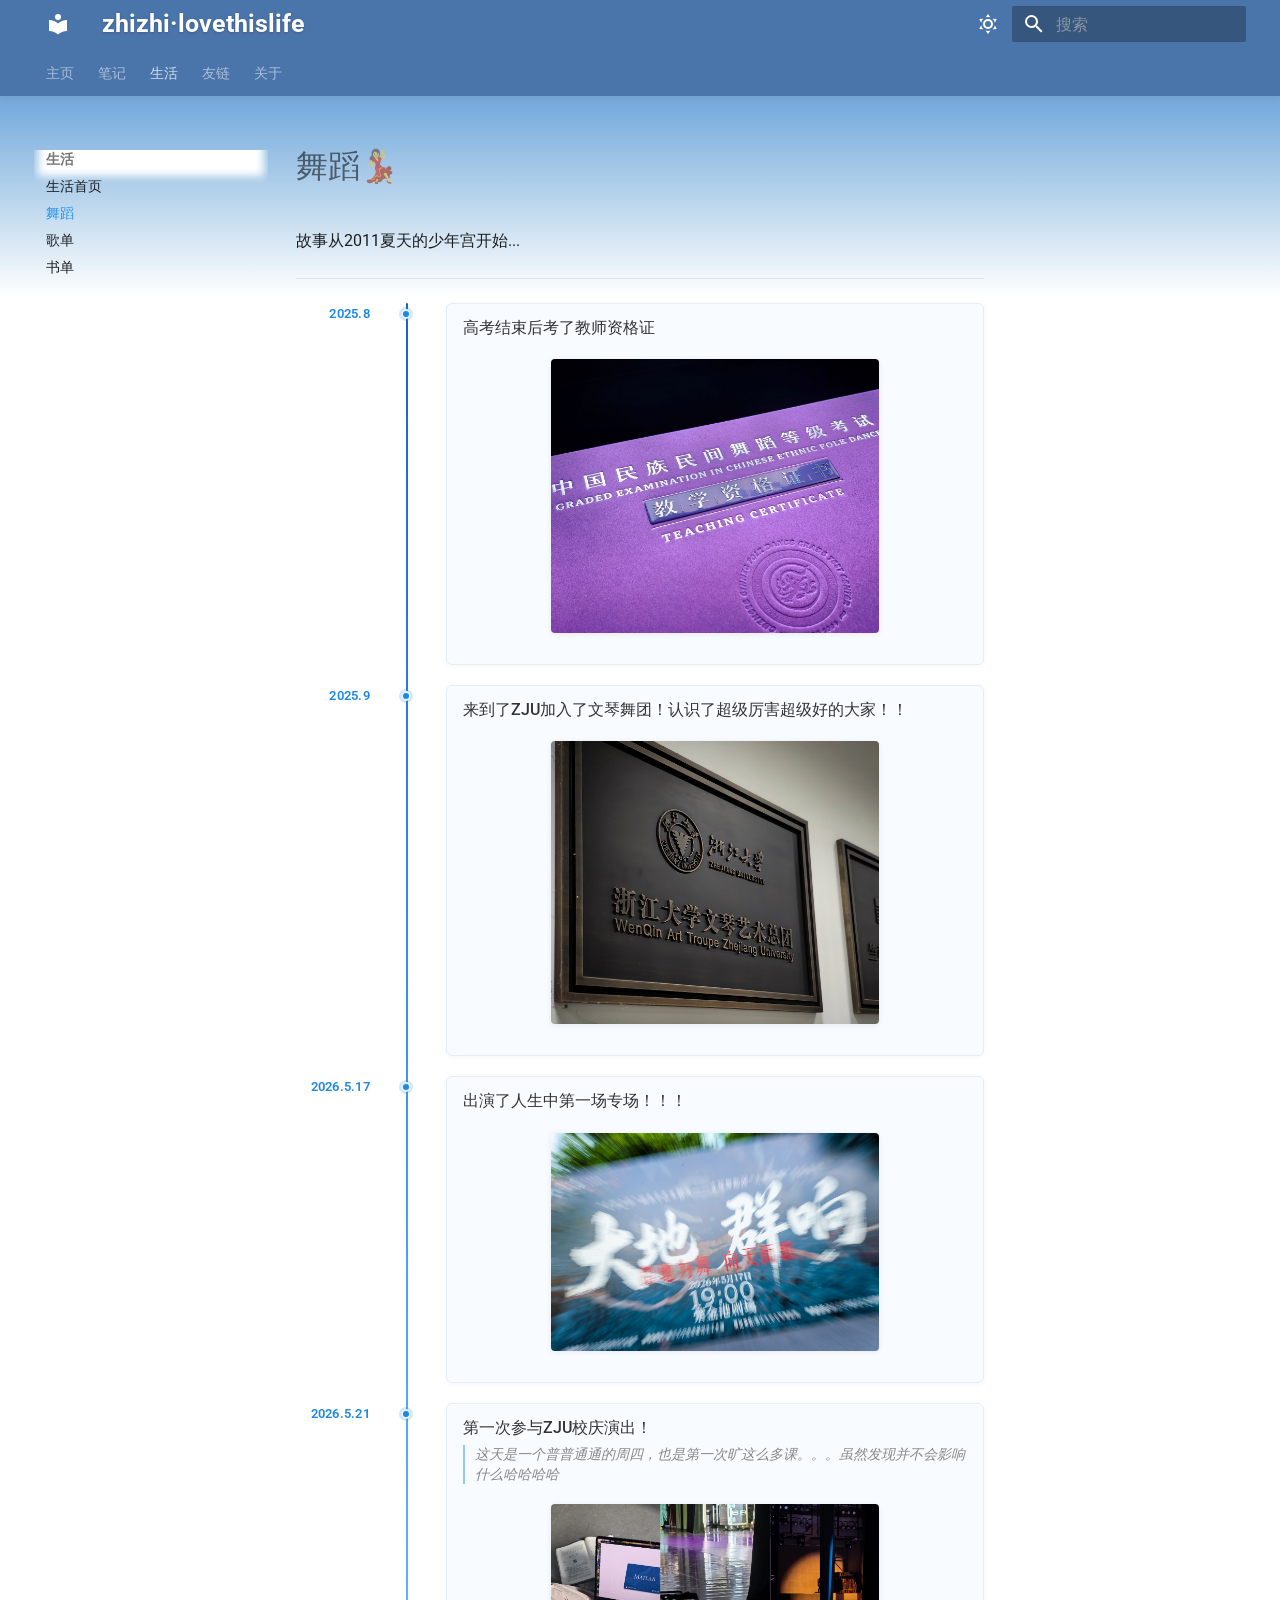
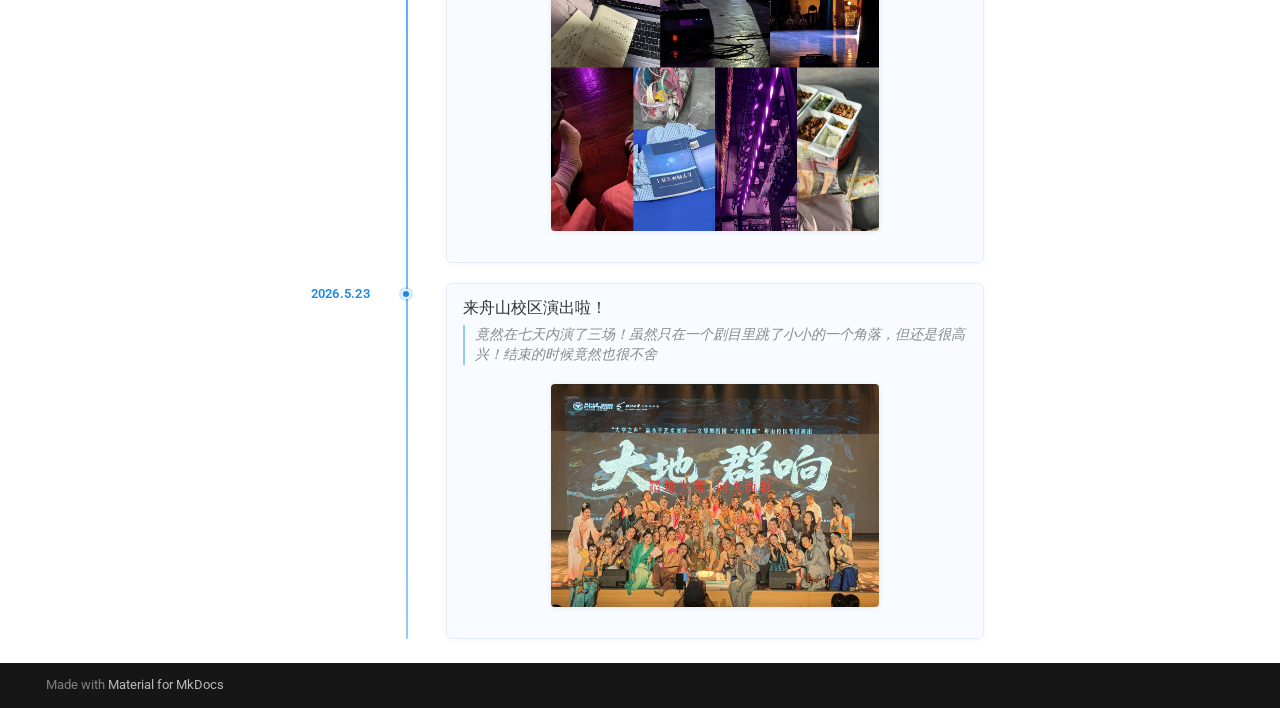
<file: life/dance/index.html>
<!doctype html>
<html lang="zh" class="no-js">
  <head>
    
      <meta charset="utf-8">
      <meta name="viewport" content="width=device-width,initial-scale=1">
      
      
      
      
        <link rel="prev" href="../">
      
      
        <link rel="next" href="../playlist/">
      
      
        
      
      
      <link rel="icon" href="../../assets/images/favicon.png">
      <meta name="generator" content="mkdocs-1.6.1, mkdocs-material-9.7.7">
    
    
      
        <title>舞蹈 - zhizhi·lovethislife</title>
      
    
    
      <link rel="stylesheet" href="../../assets/stylesheets/main.ec1eaa64.min.css">
      
        
        <link rel="stylesheet" href="../../assets/stylesheets/palette.ab4e12ef.min.css">
      
      


    
    
      
    
    
      
        
        
        <link rel="preconnect" href="https://fonts.gstatic.com" crossorigin>
        <link rel="stylesheet" href="https://fonts.googleapis.com/css?family=Roboto:300,300i,400,400i,700,700i%7CRoboto+Mono:400,400i,700,700i&display=fallback">
        <style>:root{--md-text-font:"Roboto";--md-code-font:"Roboto Mono"}</style>
      
    
    
      <link rel="stylesheet" href="../../stylesheets/extra.css">
    
    <script>__md_scope=new URL("../..",location),__md_hash=e=>[...e].reduce(((e,_)=>(e<<5)-e+_.charCodeAt(0)),0),__md_get=(e,_=localStorage,t=__md_scope)=>JSON.parse(_.getItem(t.pathname+"."+e)),__md_set=(e,_,t=localStorage,a=__md_scope)=>{try{t.setItem(a.pathname+"."+e,JSON.stringify(_))}catch(e){}}</script>
    
      

    
    
  </head>
  
  
    
    
      
    
    
    
    
    <body dir="ltr" data-md-color-scheme="default" data-md-color-primary="blue" data-md-color-accent="light-blue">
  
    
    <input class="md-toggle" data-md-toggle="drawer" type="checkbox" id="__drawer" autocomplete="off">
    <input class="md-toggle" data-md-toggle="search" type="checkbox" id="__search" autocomplete="off">
    <label class="md-overlay" for="__drawer"></label>
    <div data-md-component="skip">
      
        
        <a href="#_1" class="md-skip">
          跳转至
        </a>
      
    </div>
    <div data-md-component="announce">
      
    </div>
    
    
      

  

<header class="md-header md-header--shadow md-header--lifted" data-md-component="header">
  <nav class="md-header__inner md-grid" aria-label="页眉">
    <a href="../.." title="zhizhi·lovethislife" class="md-header__button md-logo" aria-label="zhizhi·lovethislife" data-md-component="logo">
      
  
  <svg xmlns="http://www.w3.org/2000/svg" viewBox="0 0 24 24"><path d="M12 8a3 3 0 0 0 3-3 3 3 0 0 0-3-3 3 3 0 0 0-3 3 3 3 0 0 0 3 3m0 3.54C9.64 9.35 6.5 8 3 8v11c3.5 0 6.64 1.35 9 3.54 2.36-2.19 5.5-3.54 9-3.54V8c-3.5 0-6.64 1.35-9 3.54"/></svg>

    </a>
    <label class="md-header__button md-icon" for="__drawer">
      
      <svg xmlns="http://www.w3.org/2000/svg" viewBox="0 0 24 24"><path d="M3 6h18v2H3zm0 5h18v2H3zm0 5h18v2H3z"/></svg>
    </label>
    <div class="md-header__title" data-md-component="header-title">
      <div class="md-header__ellipsis">
        <div class="md-header__topic">
          <span class="md-ellipsis">
            zhizhi·lovethislife
          </span>
        </div>
        <div class="md-header__topic" data-md-component="header-topic">
          <span class="md-ellipsis">
            
              舞蹈
            
          </span>
        </div>
      </div>
    </div>
    
      
        <form class="md-header__option" data-md-component="palette">
  
    
    
    
    <input class="md-option" data-md-color-media="(prefers-color-scheme: light)" data-md-color-scheme="default" data-md-color-primary="blue" data-md-color-accent="light-blue"  aria-label="切换到深色模式"  type="radio" name="__palette" id="__palette_0">
    
      <label class="md-header__button md-icon" title="切换到深色模式" for="__palette_1" hidden>
        <svg xmlns="http://www.w3.org/2000/svg" viewBox="0 0 24 24"><path d="M12 7a5 5 0 0 1 5 5 5 5 0 0 1-5 5 5 5 0 0 1-5-5 5 5 0 0 1 5-5m0 2a3 3 0 0 0-3 3 3 3 0 0 0 3 3 3 3 0 0 0 3-3 3 3 0 0 0-3-3m0-7 2.39 3.42C13.65 5.15 12.84 5 12 5s-1.65.15-2.39.42zM3.34 7l4.16-.35A7.2 7.2 0 0 0 5.94 8.5c-.44.74-.69 1.5-.83 2.29zm.02 10 1.76-3.77a7.131 7.131 0 0 0 2.38 4.14zM20.65 7l-1.77 3.79a7.02 7.02 0 0 0-2.38-4.15zm-.01 10-4.14.36c.59-.51 1.12-1.14 1.54-1.86.42-.73.69-1.5.83-2.29zM12 22l-2.41-3.44c.74.27 1.55.44 2.41.44.82 0 1.63-.17 2.37-.44z"/></svg>
      </label>
    
  
    
    
    
    <input class="md-option" data-md-color-media="(prefers-color-scheme: dark)" data-md-color-scheme="slate" data-md-color-primary="blue" data-md-color-accent="light-blue"  aria-label="切换到浅色模式"  type="radio" name="__palette" id="__palette_1">
    
      <label class="md-header__button md-icon" title="切换到浅色模式" for="__palette_0" hidden>
        <svg xmlns="http://www.w3.org/2000/svg" viewBox="0 0 24 24"><path d="m17.75 4.09-2.53 1.94.91 3.06-2.63-1.81-2.63 1.81.91-3.06-2.53-1.94L12.44 4l1.06-3 1.06 3zm3.5 6.91-1.64 1.25.59 1.98-1.7-1.17-1.7 1.17.59-1.98L15.75 11l2.06-.05L18.5 9l.69 1.95zm-2.28 4.95c.83-.08 1.72 1.1 1.19 1.85-.32.45-.66.87-1.08 1.27C15.17 23 8.84 23 4.94 19.07c-3.91-3.9-3.91-10.24 0-14.14.4-.4.82-.76 1.27-1.08.75-.53 1.93.36 1.85 1.19-.27 2.86.69 5.83 2.89 8.02a9.96 9.96 0 0 0 8.02 2.89m-1.64 2.02a12.08 12.08 0 0 1-7.8-3.47c-2.17-2.19-3.33-5-3.49-7.82-2.81 3.14-2.7 7.96.31 10.98 3.02 3.01 7.84 3.12 10.98.31"/></svg>
      </label>
    
  
</form>
      
    
    
      <script>var palette=__md_get("__palette");if(palette&&palette.color){if("(prefers-color-scheme)"===palette.color.media){var media=matchMedia("(prefers-color-scheme: light)"),input=document.querySelector(media.matches?"[data-md-color-media='(prefers-color-scheme: light)']":"[data-md-color-media='(prefers-color-scheme: dark)']");palette.color.media=input.getAttribute("data-md-color-media"),palette.color.scheme=input.getAttribute("data-md-color-scheme"),palette.color.primary=input.getAttribute("data-md-color-primary"),palette.color.accent=input.getAttribute("data-md-color-accent")}for(var[key,value]of Object.entries(palette.color))document.body.setAttribute("data-md-color-"+key,value)}</script>
    
    
    
      
      
        <label class="md-header__button md-icon" for="__search">
          
          <svg xmlns="http://www.w3.org/2000/svg" viewBox="0 0 24 24"><path d="M9.5 3A6.5 6.5 0 0 1 16 9.5c0 1.61-.59 3.09-1.56 4.23l.27.27h.79l5 5-1.5 1.5-5-5v-.79l-.27-.27A6.52 6.52 0 0 1 9.5 16 6.5 6.5 0 0 1 3 9.5 6.5 6.5 0 0 1 9.5 3m0 2C7 5 5 7 5 9.5S7 14 9.5 14 14 12 14 9.5 12 5 9.5 5"/></svg>
        </label>
        <div class="md-search" data-md-component="search" role="dialog">
  <label class="md-search__overlay" for="__search"></label>
  <div class="md-search__inner" role="search">
    <form class="md-search__form" name="search">
      <input type="text" class="md-search__input" name="query" aria-label="搜索" placeholder="搜索" autocapitalize="off" autocorrect="off" autocomplete="off" spellcheck="false" data-md-component="search-query" required>
      <label class="md-search__icon md-icon" for="__search">
        
        <svg xmlns="http://www.w3.org/2000/svg" viewBox="0 0 24 24"><path d="M9.5 3A6.5 6.5 0 0 1 16 9.5c0 1.61-.59 3.09-1.56 4.23l.27.27h.79l5 5-1.5 1.5-5-5v-.79l-.27-.27A6.52 6.52 0 0 1 9.5 16 6.5 6.5 0 0 1 3 9.5 6.5 6.5 0 0 1 9.5 3m0 2C7 5 5 7 5 9.5S7 14 9.5 14 14 12 14 9.5 12 5 9.5 5"/></svg>
        
        <svg xmlns="http://www.w3.org/2000/svg" viewBox="0 0 24 24"><path d="M20 11v2H8l5.5 5.5-1.42 1.42L4.16 12l7.92-7.92L13.5 5.5 8 11z"/></svg>
      </label>
      <nav class="md-search__options" aria-label="查找">
        
        <button type="reset" class="md-search__icon md-icon" title="清空当前内容" aria-label="清空当前内容" tabindex="-1">
          
          <svg xmlns="http://www.w3.org/2000/svg" viewBox="0 0 24 24"><path d="M19 6.41 17.59 5 12 10.59 6.41 5 5 6.41 10.59 12 5 17.59 6.41 19 12 13.41 17.59 19 19 17.59 13.41 12z"/></svg>
        </button>
      </nav>
      
    </form>
    <div class="md-search__output">
      <div class="md-search__scrollwrap" tabindex="0" data-md-scrollfix>
        <div class="md-search-result" data-md-component="search-result">
          <div class="md-search-result__meta">
            正在初始化搜索引擎
          </div>
          <ol class="md-search-result__list" role="presentation"></ol>
        </div>
      </div>
    </div>
  </div>
</div>
      
    
    
  </nav>
  
    
      
<nav class="md-tabs" aria-label="标签" data-md-component="tabs">
  <div class="md-grid">
    <ul class="md-tabs__list">
      
        
  
  
  
  
    <li class="md-tabs__item">
      <a href="../.." class="md-tabs__link">
        
  
  
    
  
  主页

      </a>
    </li>
  

      
        
  
  
  
  
    
    
      <li class="md-tabs__item">
        <a href="../../course/" class="md-tabs__link">
          
  
  
  笔记

        </a>
      </li>
    
  

      
        
  
  
  
    
  
  
    
    
      <li class="md-tabs__item md-tabs__item--active">
        <a href="../" class="md-tabs__link">
          
  
  
  生活

        </a>
      </li>
    
  

      
        
  
  
  
  
    <li class="md-tabs__item">
      <a href="../../friends/" class="md-tabs__link">
        
  
  
    
  
  友链

      </a>
    </li>
  

      
        
  
  
  
  
    <li class="md-tabs__item">
      <a href="../../about/" class="md-tabs__link">
        
  
  
    
  
  关于

      </a>
    </li>
  

      
    </ul>
  </div>
</nav>
    
  
</header>
    
    <div class="md-container" data-md-component="container">
      
      
        
      
      <main class="md-main" data-md-component="main">
        <div class="md-main__inner md-grid">
          
            
              
              <div class="md-sidebar md-sidebar--primary" data-md-component="sidebar" data-md-type="navigation" >
                <div class="md-sidebar__scrollwrap">
                  <div class="md-sidebar__inner">
                    


  


<nav class="md-nav md-nav--primary md-nav--lifted" aria-label="导航栏" data-md-level="0">
  <label class="md-nav__title" for="__drawer">
    <a href="../.." title="zhizhi·lovethislife" class="md-nav__button md-logo" aria-label="zhizhi·lovethislife" data-md-component="logo">
      
  
  <svg xmlns="http://www.w3.org/2000/svg" viewBox="0 0 24 24"><path d="M12 8a3 3 0 0 0 3-3 3 3 0 0 0-3-3 3 3 0 0 0-3 3 3 3 0 0 0 3 3m0 3.54C9.64 9.35 6.5 8 3 8v11c3.5 0 6.64 1.35 9 3.54 2.36-2.19 5.5-3.54 9-3.54V8c-3.5 0-6.64 1.35-9 3.54"/></svg>

    </a>
    zhizhi·lovethislife
  </label>
  
  <ul class="md-nav__list" data-md-scrollfix>
    
      
      
  
  
  
  
    <li class="md-nav__item">
      <a href="../.." class="md-nav__link">
        
  
  
  <span class="md-ellipsis">
    
  
    主页
  

    
  </span>
  
  

      </a>
    </li>
  

    
      
      
  
  
  
  
    
    
    
    
      
      
    
    
    <li class="md-nav__item md-nav__item--nested">
      
        
        
        <input class="md-nav__toggle md-toggle " type="checkbox" id="__nav_2" >
        
          
          <label class="md-nav__link" for="__nav_2" id="__nav_2_label" tabindex="0">
            
  
  
  <span class="md-ellipsis">
    
  
    笔记
  

    
  </span>
  
  

            <span class="md-nav__icon md-icon"></span>
          </label>
        
        <nav class="md-nav" data-md-level="1" aria-labelledby="__nav_2_label" aria-expanded="false">
          <label class="md-nav__title" for="__nav_2">
            <span class="md-nav__icon md-icon"></span>
            
  
    笔记
  

          </label>
          <ul class="md-nav__list" data-md-scrollfix>
            
              
                
  
  
  
  
    <li class="md-nav__item">
      <a href="../../course/" class="md-nav__link">
        
  
  
  <span class="md-ellipsis">
    
  
    笔记首页
  

    
  </span>
  
  

      </a>
    </li>
  

              
            
              
                
  
  
  
  
    
    
    
    
      
      
    
    
    <li class="md-nav__item md-nav__item--nested">
      
        
        
        <input class="md-nav__toggle md-toggle " type="checkbox" id="__nav_2_2" >
        
          
          <label class="md-nav__link" for="__nav_2_2" id="__nav_2_2_label" tabindex="0">
            
  
  
  <span class="md-ellipsis">
    
  
    心理学研究技术
  

    
  </span>
  
  

            <span class="md-nav__icon md-icon"></span>
          </label>
        
        <nav class="md-nav" data-md-level="2" aria-labelledby="__nav_2_2_label" aria-expanded="false">
          <label class="md-nav__title" for="__nav_2_2">
            <span class="md-nav__icon md-icon"></span>
            
  
    心理学研究技术
  

          </label>
          <ul class="md-nav__list" data-md-scrollfix>
            
              
                
  
  
  
  
    <li class="md-nav__item">
      <a href="../../course/psychtech/%E7%9C%BC%E5%8A%A8%E5%9F%BA%E7%A1%80/" class="md-nav__link">
        
  
  
  <span class="md-ellipsis">
    
  
    眼动基础
  

    
  </span>
  
  

      </a>
    </li>
  

              
            
              
                
  
  
  
  
    <li class="md-nav__item">
      <a href="../../course/psychtech/fMRI/" class="md-nav__link">
        
  
  
  <span class="md-ellipsis">
    
  
    fMRI
  

    
  </span>
  
  

      </a>
    </li>
  

              
            
              
                
  
  
  
  
    <li class="md-nav__item">
      <a href="../../course/psychtech/%E6%97%A0%E5%88%9B%E7%A5%9E%E7%BB%8F%E8%B0%83%E6%8E%A7/" class="md-nav__link">
        
  
  
  <span class="md-ellipsis">
    
  
    无创神经调控
  

    
  </span>
  
  

      </a>
    </li>
  

              
            
          </ul>
        </nav>
      
    </li>
  

              
            
          </ul>
        </nav>
      
    </li>
  

    
      
      
  
  
    
  
  
  
    
    
    
    
      
        
        
      
      
    
    
    <li class="md-nav__item md-nav__item--active md-nav__item--section md-nav__item--nested">
      
        
        
        <input class="md-nav__toggle md-toggle " type="checkbox" id="__nav_3" checked>
        
          
          <label class="md-nav__link" for="__nav_3" id="__nav_3_label" tabindex="">
            
  
  
  <span class="md-ellipsis">
    
  
    生活
  

    
  </span>
  
  

            <span class="md-nav__icon md-icon"></span>
          </label>
        
        <nav class="md-nav" data-md-level="1" aria-labelledby="__nav_3_label" aria-expanded="true">
          <label class="md-nav__title" for="__nav_3">
            <span class="md-nav__icon md-icon"></span>
            
  
    生活
  

          </label>
          <ul class="md-nav__list" data-md-scrollfix>
            
              
                
  
  
  
  
    <li class="md-nav__item">
      <a href="../" class="md-nav__link">
        
  
  
  <span class="md-ellipsis">
    
  
    生活首页
  

    
  </span>
  
  

      </a>
    </li>
  

              
            
              
                
  
  
    
  
  
  
    <li class="md-nav__item md-nav__item--active">
      
      <input class="md-nav__toggle md-toggle" type="checkbox" id="__toc">
      
      
        
      
      
      <a href="./" class="md-nav__link md-nav__link--active">
        
  
  
  <span class="md-ellipsis">
    
  
    舞蹈
  

    
  </span>
  
  

      </a>
      
    </li>
  

              
            
              
                
  
  
  
  
    <li class="md-nav__item">
      <a href="../playlist/" class="md-nav__link">
        
  
  
  <span class="md-ellipsis">
    
  
    歌单
  

    
  </span>
  
  

      </a>
    </li>
  

              
            
              
                
  
  
  
  
    <li class="md-nav__item">
      <a href="../books/" class="md-nav__link">
        
  
  
  <span class="md-ellipsis">
    
  
    书单
  

    
  </span>
  
  

      </a>
    </li>
  

              
            
          </ul>
        </nav>
      
    </li>
  

    
      
      
  
  
  
  
    <li class="md-nav__item">
      <a href="../../friends/" class="md-nav__link">
        
  
  
  <span class="md-ellipsis">
    
  
    友链
  

    
  </span>
  
  

      </a>
    </li>
  

    
      
      
  
  
  
  
    <li class="md-nav__item">
      <a href="../../about/" class="md-nav__link">
        
  
  
  <span class="md-ellipsis">
    
  
    关于
  

    
  </span>
  
  

      </a>
    </li>
  

    
  </ul>
</nav>
                  </div>
                </div>
              </div>
            
            
              
              <div class="md-sidebar md-sidebar--secondary" data-md-component="sidebar" data-md-type="toc" >
                <div class="md-sidebar__scrollwrap">
                  <div class="md-sidebar__inner">
                    

<nav class="md-nav md-nav--secondary" aria-label="目录">
  
  
  
    
  
  
</nav>
                  </div>
                </div>
              </div>
            
          
          
            <div class="md-content" data-md-component="content">
              
              <article class="md-content__inner md-typeset">
                
                  



<h1 id="_1">舞蹈💃</h1>
<p>故事从2011夏天的少年宫开始...</p>
<hr />
<div class="dance-timeline" markdown="0">

<div class="tl-entry">
  <div class="tl-date">2025.8</div>
  <div class="tl-dot"></div>
  <div class="tl-card">
    <div class="tl-text">高考结束后考了教师资格证</div>
    <div class="tl-img">
      <img src="../../assets/images/dance/image1.jpeg" loading="lazy">
    </div>
  </div>
</div>

<div class="tl-entry">
  <div class="tl-date">2025.9</div>
  <div class="tl-dot"></div>
  <div class="tl-card">
    <div class="tl-text">来到了ZJU加入了文琴舞团！认识了超级厉害超级好的大家！！</div>
    <div class="tl-img">
      <img src="../../assets/images/dance/image2.jpeg" loading="lazy">
    </div>
  </div>
</div>

<div class="tl-entry">
  <div class="tl-date">2026.5.17</div>
  <div class="tl-dot"></div>
  <div class="tl-card">
    <div class="tl-text">出演了人生中第一场专场！！！</div>
    <div class="tl-img">
      <img src="../../assets/images/dance/image3.jpeg" loading="lazy">
    </div>
  </div>
</div>

<div class="tl-entry">
  <div class="tl-date">2026.5.21</div>
  <div class="tl-dot"></div>
  <div class="tl-card">
    <div class="tl-text">第一次参与ZJU校庆演出！</div>
    <div class="tl-quote">这天是一个普普通通的周四，也是第一次旷这么多课。。。虽然发现并不会影响什么哈哈哈哈</div>
    <div class="tl-img">
      <img src="../../assets/images/dance/image4.jpeg" loading="lazy">
    </div>
  </div>
</div>

<div class="tl-entry">
  <div class="tl-date">2026.5.23</div>
  <div class="tl-dot"></div>
  <div class="tl-card">
    <div class="tl-text">来舟山校区演出啦！</div>
    <div class="tl-quote">竟然在七天内演了三场！虽然只在一个剧目里跳了小小的一个角落，但还是很高兴！结束的时候竟然也很不舍</div>
    <div class="tl-img">
      <img src="../../assets/images/dance/image5.jpeg" loading="lazy">
    </div>
  </div>
</div>

</div>












                
              </article>
            </div>
          
          
<script>var target=document.getElementById(location.hash.slice(1));target&&target.name&&(target.checked=target.name.startsWith("__tabbed_"))</script>
        </div>
        
      </main>
      
        <footer class="md-footer">
  
  <div class="md-footer-meta md-typeset">
    <div class="md-footer-meta__inner md-grid">
      <div class="md-copyright">
  
  
    Made with
    <a href="https://squidfunk.github.io/mkdocs-material/" target="_blank" rel="noopener">
      Material for MkDocs
    </a>
  
</div>
      
    </div>
  </div>
</footer>
      
    </div>
    <div class="md-dialog" data-md-component="dialog">
      <div class="md-dialog__inner md-typeset"></div>
    </div>
    
    
    
      
      
      <script id="__config" type="application/json">{"annotate": null, "base": "../..", "features": ["navigation.tabs", "navigation.tabs.sticky"], "search": "../../assets/javascripts/workers/search.2c215733.min.js", "tags": null, "translations": {"clipboard.copied": "\u5df2\u590d\u5236", "clipboard.copy": "\u590d\u5236", "search.result.more.one": "\u5728\u8be5\u9875\u4e0a\u8fd8\u6709 1 \u4e2a\u7b26\u5408\u6761\u4ef6\u7684\u7ed3\u679c", "search.result.more.other": "\u5728\u8be5\u9875\u4e0a\u8fd8\u6709 # \u4e2a\u7b26\u5408\u6761\u4ef6\u7684\u7ed3\u679c", "search.result.none": "\u6ca1\u6709\u627e\u5230\u7b26\u5408\u6761\u4ef6\u7684\u7ed3\u679c", "search.result.one": "\u627e\u5230 1 \u4e2a\u7b26\u5408\u6761\u4ef6\u7684\u7ed3\u679c", "search.result.other": "# \u4e2a\u7b26\u5408\u6761\u4ef6\u7684\u7ed3\u679c", "search.result.placeholder": "\u952e\u5165\u4ee5\u5f00\u59cb\u641c\u7d22", "search.result.term.missing": "\u7f3a\u5c11", "select.version": "\u9009\u62e9\u5f53\u524d\u7248\u672c"}, "version": null}</script>
    
    
      <script src="../../assets/javascripts/bundle.d7400e89.min.js"></script>
      
        <script src="https://busuanzi.ibruce.info/busuanzi/2.3/busuanzi.pure.mini.js"></script>
      
    
  </body>
</html>
</file>
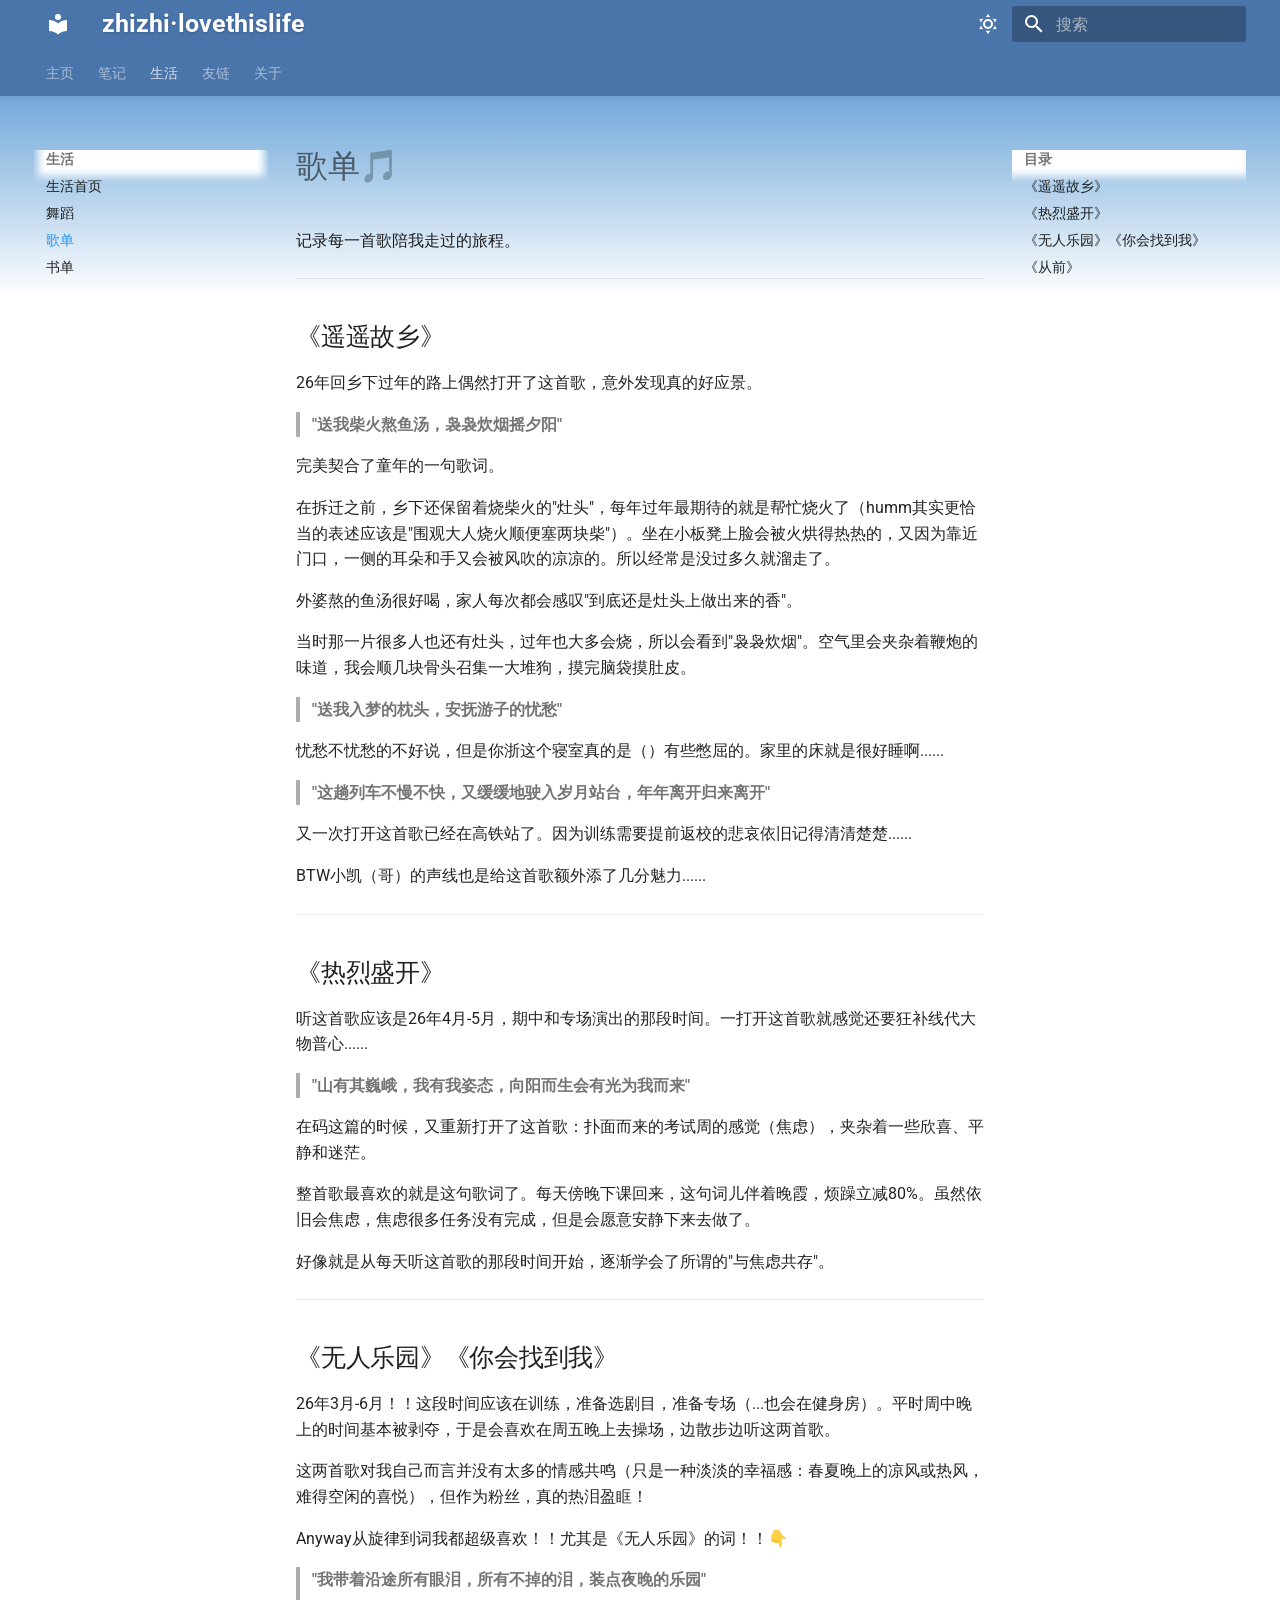
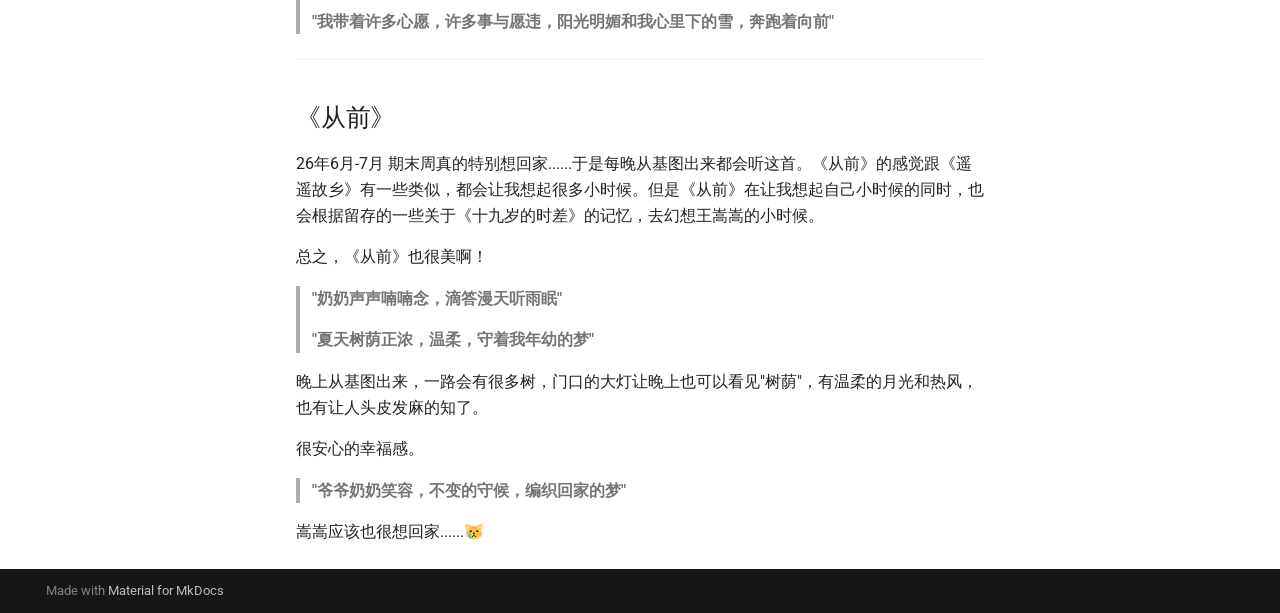
<file: life/playlist/index.html>
<!doctype html>
<html lang="zh" class="no-js">
  <head>
    
      <meta charset="utf-8">
      <meta name="viewport" content="width=device-width,initial-scale=1">
      
      
      
      
        <link rel="prev" href="../dance/">
      
      
        <link rel="next" href="../books/">
      
      
        
      
      
      <link rel="icon" href="../../assets/images/favicon.png">
      <meta name="generator" content="mkdocs-1.6.1, mkdocs-material-9.7.7">
    
    
      
        <title>歌单 - zhizhi·lovethislife</title>
      
    
    
      <link rel="stylesheet" href="../../assets/stylesheets/main.ec1eaa64.min.css">
      
        
        <link rel="stylesheet" href="../../assets/stylesheets/palette.ab4e12ef.min.css">
      
      


    
    
      
    
    
      
        
        
        <link rel="preconnect" href="https://fonts.gstatic.com" crossorigin>
        <link rel="stylesheet" href="https://fonts.googleapis.com/css?family=Roboto:300,300i,400,400i,700,700i%7CRoboto+Mono:400,400i,700,700i&display=fallback">
        <style>:root{--md-text-font:"Roboto";--md-code-font:"Roboto Mono"}</style>
      
    
    
      <link rel="stylesheet" href="../../stylesheets/extra.css">
    
    <script>__md_scope=new URL("../..",location),__md_hash=e=>[...e].reduce(((e,_)=>(e<<5)-e+_.charCodeAt(0)),0),__md_get=(e,_=localStorage,t=__md_scope)=>JSON.parse(_.getItem(t.pathname+"."+e)),__md_set=(e,_,t=localStorage,a=__md_scope)=>{try{t.setItem(a.pathname+"."+e,JSON.stringify(_))}catch(e){}}</script>
    
      

    
    
  </head>
  
  
    
    
      
    
    
    
    
    <body dir="ltr" data-md-color-scheme="default" data-md-color-primary="blue" data-md-color-accent="light-blue">
  
    
    <input class="md-toggle" data-md-toggle="drawer" type="checkbox" id="__drawer" autocomplete="off">
    <input class="md-toggle" data-md-toggle="search" type="checkbox" id="__search" autocomplete="off">
    <label class="md-overlay" for="__drawer"></label>
    <div data-md-component="skip">
      
        
        <a href="#_1" class="md-skip">
          跳转至
        </a>
      
    </div>
    <div data-md-component="announce">
      
    </div>
    
    
      

  

<header class="md-header md-header--shadow md-header--lifted" data-md-component="header">
  <nav class="md-header__inner md-grid" aria-label="页眉">
    <a href="../.." title="zhizhi·lovethislife" class="md-header__button md-logo" aria-label="zhizhi·lovethislife" data-md-component="logo">
      
  
  <svg xmlns="http://www.w3.org/2000/svg" viewBox="0 0 24 24"><path d="M12 8a3 3 0 0 0 3-3 3 3 0 0 0-3-3 3 3 0 0 0-3 3 3 3 0 0 0 3 3m0 3.54C9.64 9.35 6.5 8 3 8v11c3.5 0 6.64 1.35 9 3.54 2.36-2.19 5.5-3.54 9-3.54V8c-3.5 0-6.64 1.35-9 3.54"/></svg>

    </a>
    <label class="md-header__button md-icon" for="__drawer">
      
      <svg xmlns="http://www.w3.org/2000/svg" viewBox="0 0 24 24"><path d="M3 6h18v2H3zm0 5h18v2H3zm0 5h18v2H3z"/></svg>
    </label>
    <div class="md-header__title" data-md-component="header-title">
      <div class="md-header__ellipsis">
        <div class="md-header__topic">
          <span class="md-ellipsis">
            zhizhi·lovethislife
          </span>
        </div>
        <div class="md-header__topic" data-md-component="header-topic">
          <span class="md-ellipsis">
            
              歌单
            
          </span>
        </div>
      </div>
    </div>
    
      
        <form class="md-header__option" data-md-component="palette">
  
    
    
    
    <input class="md-option" data-md-color-media="(prefers-color-scheme: light)" data-md-color-scheme="default" data-md-color-primary="blue" data-md-color-accent="light-blue"  aria-label="切换到深色模式"  type="radio" name="__palette" id="__palette_0">
    
      <label class="md-header__button md-icon" title="切换到深色模式" for="__palette_1" hidden>
        <svg xmlns="http://www.w3.org/2000/svg" viewBox="0 0 24 24"><path d="M12 7a5 5 0 0 1 5 5 5 5 0 0 1-5 5 5 5 0 0 1-5-5 5 5 0 0 1 5-5m0 2a3 3 0 0 0-3 3 3 3 0 0 0 3 3 3 3 0 0 0 3-3 3 3 0 0 0-3-3m0-7 2.39 3.42C13.65 5.15 12.84 5 12 5s-1.65.15-2.39.42zM3.34 7l4.16-.35A7.2 7.2 0 0 0 5.94 8.5c-.44.74-.69 1.5-.83 2.29zm.02 10 1.76-3.77a7.131 7.131 0 0 0 2.38 4.14zM20.65 7l-1.77 3.79a7.02 7.02 0 0 0-2.38-4.15zm-.01 10-4.14.36c.59-.51 1.12-1.14 1.54-1.86.42-.73.69-1.5.83-2.29zM12 22l-2.41-3.44c.74.27 1.55.44 2.41.44.82 0 1.63-.17 2.37-.44z"/></svg>
      </label>
    
  
    
    
    
    <input class="md-option" data-md-color-media="(prefers-color-scheme: dark)" data-md-color-scheme="slate" data-md-color-primary="blue" data-md-color-accent="light-blue"  aria-label="切换到浅色模式"  type="radio" name="__palette" id="__palette_1">
    
      <label class="md-header__button md-icon" title="切换到浅色模式" for="__palette_0" hidden>
        <svg xmlns="http://www.w3.org/2000/svg" viewBox="0 0 24 24"><path d="m17.75 4.09-2.53 1.94.91 3.06-2.63-1.81-2.63 1.81.91-3.06-2.53-1.94L12.44 4l1.06-3 1.06 3zm3.5 6.91-1.64 1.25.59 1.98-1.7-1.17-1.7 1.17.59-1.98L15.75 11l2.06-.05L18.5 9l.69 1.95zm-2.28 4.95c.83-.08 1.72 1.1 1.19 1.85-.32.45-.66.87-1.08 1.27C15.17 23 8.84 23 4.94 19.07c-3.91-3.9-3.91-10.24 0-14.14.4-.4.82-.76 1.27-1.08.75-.53 1.93.36 1.85 1.19-.27 2.86.69 5.83 2.89 8.02a9.96 9.96 0 0 0 8.02 2.89m-1.64 2.02a12.08 12.08 0 0 1-7.8-3.47c-2.17-2.19-3.33-5-3.49-7.82-2.81 3.14-2.7 7.96.31 10.98 3.02 3.01 7.84 3.12 10.98.31"/></svg>
      </label>
    
  
</form>
      
    
    
      <script>var palette=__md_get("__palette");if(palette&&palette.color){if("(prefers-color-scheme)"===palette.color.media){var media=matchMedia("(prefers-color-scheme: light)"),input=document.querySelector(media.matches?"[data-md-color-media='(prefers-color-scheme: light)']":"[data-md-color-media='(prefers-color-scheme: dark)']");palette.color.media=input.getAttribute("data-md-color-media"),palette.color.scheme=input.getAttribute("data-md-color-scheme"),palette.color.primary=input.getAttribute("data-md-color-primary"),palette.color.accent=input.getAttribute("data-md-color-accent")}for(var[key,value]of Object.entries(palette.color))document.body.setAttribute("data-md-color-"+key,value)}</script>
    
    
    
      
      
        <label class="md-header__button md-icon" for="__search">
          
          <svg xmlns="http://www.w3.org/2000/svg" viewBox="0 0 24 24"><path d="M9.5 3A6.5 6.5 0 0 1 16 9.5c0 1.61-.59 3.09-1.56 4.23l.27.27h.79l5 5-1.5 1.5-5-5v-.79l-.27-.27A6.52 6.52 0 0 1 9.5 16 6.5 6.5 0 0 1 3 9.5 6.5 6.5 0 0 1 9.5 3m0 2C7 5 5 7 5 9.5S7 14 9.5 14 14 12 14 9.5 12 5 9.5 5"/></svg>
        </label>
        <div class="md-search" data-md-component="search" role="dialog">
  <label class="md-search__overlay" for="__search"></label>
  <div class="md-search__inner" role="search">
    <form class="md-search__form" name="search">
      <input type="text" class="md-search__input" name="query" aria-label="搜索" placeholder="搜索" autocapitalize="off" autocorrect="off" autocomplete="off" spellcheck="false" data-md-component="search-query" required>
      <label class="md-search__icon md-icon" for="__search">
        
        <svg xmlns="http://www.w3.org/2000/svg" viewBox="0 0 24 24"><path d="M9.5 3A6.5 6.5 0 0 1 16 9.5c0 1.61-.59 3.09-1.56 4.23l.27.27h.79l5 5-1.5 1.5-5-5v-.79l-.27-.27A6.52 6.52 0 0 1 9.5 16 6.5 6.5 0 0 1 3 9.5 6.5 6.5 0 0 1 9.5 3m0 2C7 5 5 7 5 9.5S7 14 9.5 14 14 12 14 9.5 12 5 9.5 5"/></svg>
        
        <svg xmlns="http://www.w3.org/2000/svg" viewBox="0 0 24 24"><path d="M20 11v2H8l5.5 5.5-1.42 1.42L4.16 12l7.92-7.92L13.5 5.5 8 11z"/></svg>
      </label>
      <nav class="md-search__options" aria-label="查找">
        
        <button type="reset" class="md-search__icon md-icon" title="清空当前内容" aria-label="清空当前内容" tabindex="-1">
          
          <svg xmlns="http://www.w3.org/2000/svg" viewBox="0 0 24 24"><path d="M19 6.41 17.59 5 12 10.59 6.41 5 5 6.41 10.59 12 5 17.59 6.41 19 12 13.41 17.59 19 19 17.59 13.41 12z"/></svg>
        </button>
      </nav>
      
    </form>
    <div class="md-search__output">
      <div class="md-search__scrollwrap" tabindex="0" data-md-scrollfix>
        <div class="md-search-result" data-md-component="search-result">
          <div class="md-search-result__meta">
            正在初始化搜索引擎
          </div>
          <ol class="md-search-result__list" role="presentation"></ol>
        </div>
      </div>
    </div>
  </div>
</div>
      
    
    
  </nav>
  
    
      
<nav class="md-tabs" aria-label="标签" data-md-component="tabs">
  <div class="md-grid">
    <ul class="md-tabs__list">
      
        
  
  
  
  
    <li class="md-tabs__item">
      <a href="../.." class="md-tabs__link">
        
  
  
    
  
  主页

      </a>
    </li>
  

      
        
  
  
  
  
    
    
      <li class="md-tabs__item">
        <a href="../../course/" class="md-tabs__link">
          
  
  
  笔记

        </a>
      </li>
    
  

      
        
  
  
  
    
  
  
    
    
      <li class="md-tabs__item md-tabs__item--active">
        <a href="../" class="md-tabs__link">
          
  
  
  生活

        </a>
      </li>
    
  

      
        
  
  
  
  
    <li class="md-tabs__item">
      <a href="../../friends/" class="md-tabs__link">
        
  
  
    
  
  友链

      </a>
    </li>
  

      
        
  
  
  
  
    <li class="md-tabs__item">
      <a href="../../about/" class="md-tabs__link">
        
  
  
    
  
  关于

      </a>
    </li>
  

      
    </ul>
  </div>
</nav>
    
  
</header>
    
    <div class="md-container" data-md-component="container">
      
      
        
      
      <main class="md-main" data-md-component="main">
        <div class="md-main__inner md-grid">
          
            
              
              <div class="md-sidebar md-sidebar--primary" data-md-component="sidebar" data-md-type="navigation" >
                <div class="md-sidebar__scrollwrap">
                  <div class="md-sidebar__inner">
                    


  


<nav class="md-nav md-nav--primary md-nav--lifted" aria-label="导航栏" data-md-level="0">
  <label class="md-nav__title" for="__drawer">
    <a href="../.." title="zhizhi·lovethislife" class="md-nav__button md-logo" aria-label="zhizhi·lovethislife" data-md-component="logo">
      
  
  <svg xmlns="http://www.w3.org/2000/svg" viewBox="0 0 24 24"><path d="M12 8a3 3 0 0 0 3-3 3 3 0 0 0-3-3 3 3 0 0 0-3 3 3 3 0 0 0 3 3m0 3.54C9.64 9.35 6.5 8 3 8v11c3.5 0 6.64 1.35 9 3.54 2.36-2.19 5.5-3.54 9-3.54V8c-3.5 0-6.64 1.35-9 3.54"/></svg>

    </a>
    zhizhi·lovethislife
  </label>
  
  <ul class="md-nav__list" data-md-scrollfix>
    
      
      
  
  
  
  
    <li class="md-nav__item">
      <a href="../.." class="md-nav__link">
        
  
  
  <span class="md-ellipsis">
    
  
    主页
  

    
  </span>
  
  

      </a>
    </li>
  

    
      
      
  
  
  
  
    
    
    
    
      
      
    
    
    <li class="md-nav__item md-nav__item--nested">
      
        
        
        <input class="md-nav__toggle md-toggle " type="checkbox" id="__nav_2" >
        
          
          <label class="md-nav__link" for="__nav_2" id="__nav_2_label" tabindex="0">
            
  
  
  <span class="md-ellipsis">
    
  
    笔记
  

    
  </span>
  
  

            <span class="md-nav__icon md-icon"></span>
          </label>
        
        <nav class="md-nav" data-md-level="1" aria-labelledby="__nav_2_label" aria-expanded="false">
          <label class="md-nav__title" for="__nav_2">
            <span class="md-nav__icon md-icon"></span>
            
  
    笔记
  

          </label>
          <ul class="md-nav__list" data-md-scrollfix>
            
              
                
  
  
  
  
    <li class="md-nav__item">
      <a href="../../course/" class="md-nav__link">
        
  
  
  <span class="md-ellipsis">
    
  
    笔记首页
  

    
  </span>
  
  

      </a>
    </li>
  

              
            
              
                
  
  
  
  
    
    
    
    
      
      
    
    
    <li class="md-nav__item md-nav__item--nested">
      
        
        
        <input class="md-nav__toggle md-toggle " type="checkbox" id="__nav_2_2" >
        
          
          <label class="md-nav__link" for="__nav_2_2" id="__nav_2_2_label" tabindex="0">
            
  
  
  <span class="md-ellipsis">
    
  
    心理学研究技术
  

    
  </span>
  
  

            <span class="md-nav__icon md-icon"></span>
          </label>
        
        <nav class="md-nav" data-md-level="2" aria-labelledby="__nav_2_2_label" aria-expanded="false">
          <label class="md-nav__title" for="__nav_2_2">
            <span class="md-nav__icon md-icon"></span>
            
  
    心理学研究技术
  

          </label>
          <ul class="md-nav__list" data-md-scrollfix>
            
              
                
  
  
  
  
    <li class="md-nav__item">
      <a href="../../course/psychtech/%E7%9C%BC%E5%8A%A8%E5%9F%BA%E7%A1%80/" class="md-nav__link">
        
  
  
  <span class="md-ellipsis">
    
  
    眼动基础
  

    
  </span>
  
  

      </a>
    </li>
  

              
            
              
                
  
  
  
  
    <li class="md-nav__item">
      <a href="../../course/psychtech/fMRI/" class="md-nav__link">
        
  
  
  <span class="md-ellipsis">
    
  
    fMRI
  

    
  </span>
  
  

      </a>
    </li>
  

              
            
              
                
  
  
  
  
    <li class="md-nav__item">
      <a href="../../course/psychtech/%E6%97%A0%E5%88%9B%E7%A5%9E%E7%BB%8F%E8%B0%83%E6%8E%A7/" class="md-nav__link">
        
  
  
  <span class="md-ellipsis">
    
  
    无创神经调控
  

    
  </span>
  
  

      </a>
    </li>
  

              
            
          </ul>
        </nav>
      
    </li>
  

              
            
          </ul>
        </nav>
      
    </li>
  

    
      
      
  
  
    
  
  
  
    
    
    
    
      
        
        
      
      
    
    
    <li class="md-nav__item md-nav__item--active md-nav__item--section md-nav__item--nested">
      
        
        
        <input class="md-nav__toggle md-toggle " type="checkbox" id="__nav_3" checked>
        
          
          <label class="md-nav__link" for="__nav_3" id="__nav_3_label" tabindex="">
            
  
  
  <span class="md-ellipsis">
    
  
    生活
  

    
  </span>
  
  

            <span class="md-nav__icon md-icon"></span>
          </label>
        
        <nav class="md-nav" data-md-level="1" aria-labelledby="__nav_3_label" aria-expanded="true">
          <label class="md-nav__title" for="__nav_3">
            <span class="md-nav__icon md-icon"></span>
            
  
    生活
  

          </label>
          <ul class="md-nav__list" data-md-scrollfix>
            
              
                
  
  
  
  
    <li class="md-nav__item">
      <a href="../" class="md-nav__link">
        
  
  
  <span class="md-ellipsis">
    
  
    生活首页
  

    
  </span>
  
  

      </a>
    </li>
  

              
            
              
                
  
  
  
  
    <li class="md-nav__item">
      <a href="../dance/" class="md-nav__link">
        
  
  
  <span class="md-ellipsis">
    
  
    舞蹈
  

    
  </span>
  
  

      </a>
    </li>
  

              
            
              
                
  
  
    
  
  
  
    <li class="md-nav__item md-nav__item--active">
      
      <input class="md-nav__toggle md-toggle" type="checkbox" id="__toc">
      
      
        
      
      
        <label class="md-nav__link md-nav__link--active" for="__toc">
          
  
  
  <span class="md-ellipsis">
    
  
    歌单
  

    
  </span>
  
  

          <span class="md-nav__icon md-icon"></span>
        </label>
      
      <a href="./" class="md-nav__link md-nav__link--active">
        
  
  
  <span class="md-ellipsis">
    
  
    歌单
  

    
  </span>
  
  

      </a>
      
        

<nav class="md-nav md-nav--secondary" aria-label="目录">
  
  
  
    
  
  
    <label class="md-nav__title" for="__toc">
      <span class="md-nav__icon md-icon"></span>
      目录
    </label>
    <ul class="md-nav__list" data-md-component="toc" data-md-scrollfix>
      
        <li class="md-nav__item">
  <a href="#_2" class="md-nav__link">
    <span class="md-ellipsis">
      
        《遥遥故乡》
      
    </span>
  </a>
  
</li>
      
        <li class="md-nav__item">
  <a href="#_3" class="md-nav__link">
    <span class="md-ellipsis">
      
        《热烈盛开》
      
    </span>
  </a>
  
</li>
      
        <li class="md-nav__item">
  <a href="#_4" class="md-nav__link">
    <span class="md-ellipsis">
      
        《无人乐园》《你会找到我》
      
    </span>
  </a>
  
</li>
      
        <li class="md-nav__item">
  <a href="#_5" class="md-nav__link">
    <span class="md-ellipsis">
      
        《从前》
      
    </span>
  </a>
  
</li>
      
    </ul>
  
</nav>
      
    </li>
  

              
            
              
                
  
  
  
  
    <li class="md-nav__item">
      <a href="../books/" class="md-nav__link">
        
  
  
  <span class="md-ellipsis">
    
  
    书单
  

    
  </span>
  
  

      </a>
    </li>
  

              
            
          </ul>
        </nav>
      
    </li>
  

    
      
      
  
  
  
  
    <li class="md-nav__item">
      <a href="../../friends/" class="md-nav__link">
        
  
  
  <span class="md-ellipsis">
    
  
    友链
  

    
  </span>
  
  

      </a>
    </li>
  

    
      
      
  
  
  
  
    <li class="md-nav__item">
      <a href="../../about/" class="md-nav__link">
        
  
  
  <span class="md-ellipsis">
    
  
    关于
  

    
  </span>
  
  

      </a>
    </li>
  

    
  </ul>
</nav>
                  </div>
                </div>
              </div>
            
            
              
              <div class="md-sidebar md-sidebar--secondary" data-md-component="sidebar" data-md-type="toc" >
                <div class="md-sidebar__scrollwrap">
                  <div class="md-sidebar__inner">
                    

<nav class="md-nav md-nav--secondary" aria-label="目录">
  
  
  
    
  
  
    <label class="md-nav__title" for="__toc">
      <span class="md-nav__icon md-icon"></span>
      目录
    </label>
    <ul class="md-nav__list" data-md-component="toc" data-md-scrollfix>
      
        <li class="md-nav__item">
  <a href="#_2" class="md-nav__link">
    <span class="md-ellipsis">
      
        《遥遥故乡》
      
    </span>
  </a>
  
</li>
      
        <li class="md-nav__item">
  <a href="#_3" class="md-nav__link">
    <span class="md-ellipsis">
      
        《热烈盛开》
      
    </span>
  </a>
  
</li>
      
        <li class="md-nav__item">
  <a href="#_4" class="md-nav__link">
    <span class="md-ellipsis">
      
        《无人乐园》《你会找到我》
      
    </span>
  </a>
  
</li>
      
        <li class="md-nav__item">
  <a href="#_5" class="md-nav__link">
    <span class="md-ellipsis">
      
        《从前》
      
    </span>
  </a>
  
</li>
      
    </ul>
  
</nav>
                  </div>
                </div>
              </div>
            
          
          
            <div class="md-content" data-md-component="content">
              
              <article class="md-content__inner md-typeset">
                
                  



<h1 id="_1">歌单🎵</h1>
<p>记录每一首歌陪我走过的旅程。</p>
<hr />
<h2 id="_2">《遥遥故乡》</h2>
<p>26年回乡下过年的路上偶然打开了这首歌，意外发现真的好应景。</p>
<blockquote>
<p><strong>"送我柴火熬鱼汤，袅袅炊烟摇夕阳"</strong></p>
</blockquote>
<p>完美契合了童年的一句歌词。</p>
<p>在拆迁之前，乡下还保留着烧柴火的"灶头"，每年过年最期待的就是帮忙烧火了（humm其实更恰当的表述应该是"围观大人烧火顺便塞两块柴"）。坐在小板凳上脸会被火烘得热热的，又因为靠近门口，一侧的耳朵和手又会被风吹的凉凉的。所以经常是没过多久就溜走了。</p>
<p>外婆熬的鱼汤很好喝，家人每次都会感叹"到底还是灶头上做出来的香"。</p>
<p>当时那一片很多人也还有灶头，过年也大多会烧，所以会看到"袅袅炊烟"。空气里会夹杂着鞭炮的味道，我会顺几块骨头召集一大堆狗，摸完脑袋摸肚皮。</p>
<blockquote>
<p><strong>"送我入梦的枕头，安抚游子的忧愁"</strong></p>
</blockquote>
<p>忧愁不忧愁的不好说，但是你浙这个寝室真的是（）有些憋屈的。家里的床就是很好睡啊......</p>
<blockquote>
<p><strong>"这趟列车不慢不快，又缓缓地驶入岁月站台，年年离开归来离开"</strong></p>
</blockquote>
<p>又一次打开这首歌已经在高铁站了。因为训练需要提前返校的悲哀依旧记得清清楚楚......</p>
<p>BTW小凯（哥）的声线也是给这首歌额外添了几分魅力......</p>
<hr />
<h2 id="_3">《热烈盛开》</h2>
<p>听这首歌应该是26年4月-5月，期中和专场演出的那段时间。一打开这首歌就感觉还要狂补线代大物普心......</p>
<blockquote>
<p><strong>"山有其巍峨，我有我姿态，向阳而生会有光为我而来"</strong></p>
</blockquote>
<p>在码这篇的时候，又重新打开了这首歌：扑面而来的考试周的感觉（焦虑），夹杂着一些欣喜、平静和迷茫。</p>
<p>整首歌最喜欢的就是这句歌词了。每天傍晚下课回来，这句词儿伴着晚霞，烦躁立减80%。虽然依旧会焦虑，焦虑很多任务没有完成，但是会愿意安静下来去做了。</p>
<p>好像就是从每天听这首歌的那段时间开始，逐渐学会了所谓的"与焦虑共存"。</p>
<hr />
<h2 id="_4">《无人乐园》《你会找到我》</h2>
<p>26年3月-6月！！这段时间应该在训练，准备选剧目，准备专场（...也会在健身房）。平时周中晚上的时间基本被剥夺，于是会喜欢在周五晚上去操场，边散步边听这两首歌。</p>
<p>这两首歌对我自己而言并没有太多的情感共鸣（只是一种淡淡的幸福感：春夏晚上的凉风或热风，难得空闲的喜悦），但作为粉丝，真的热泪盈眶！</p>
<p>Anyway从旋律到词我都超级喜欢！！尤其是《无人乐园》的词！！👇</p>
<blockquote>
<p><strong>"我带着沿途所有眼泪，所有不掉的泪，装点夜晚的乐园"</strong></p>
<p><strong>"我带着许多心愿，许多事与愿违，阳光明媚和我心里下的雪，奔跑着向前"</strong></p>
</blockquote>
<hr />
<h2 id="_5">《从前》</h2>
<p>26年6月-7月  期末周真的特别想回家......于是每晚从基图出来都会听这首。《从前》的感觉跟《遥遥故乡》有一些类似，都会让我想起很多小时候。但是《从前》在让我想起自己小时候的同时，也会根据留存的一些关于《十九岁的时差》的记忆，去幻想王嵩嵩的小时候。</p>
<p>总之，《从前》也很美啊！</p>
<blockquote>
<p><strong>"奶奶声声喃喃念，滴答漫天听雨眠"</strong></p>
<p><strong>"夏天树荫正浓，温柔，守着我年幼的梦"</strong></p>
</blockquote>
<p>晚上从基图出来，一路会有很多树，门口的大灯让晚上也可以看见"树荫"，有温柔的月光和热风，也有让人头皮发麻的知了。</p>
<p>很安心的幸福感。</p>
<blockquote>
<p><strong>"爷爷奶奶笑容，不变的守候，编织回家的梦"</strong></p>
</blockquote>
<p>嵩嵩应该也很想回家......😿</p>












                
              </article>
            </div>
          
          
<script>var target=document.getElementById(location.hash.slice(1));target&&target.name&&(target.checked=target.name.startsWith("__tabbed_"))</script>
        </div>
        
      </main>
      
        <footer class="md-footer">
  
  <div class="md-footer-meta md-typeset">
    <div class="md-footer-meta__inner md-grid">
      <div class="md-copyright">
  
  
    Made with
    <a href="https://squidfunk.github.io/mkdocs-material/" target="_blank" rel="noopener">
      Material for MkDocs
    </a>
  
</div>
      
    </div>
  </div>
</footer>
      
    </div>
    <div class="md-dialog" data-md-component="dialog">
      <div class="md-dialog__inner md-typeset"></div>
    </div>
    
    
    
      
      
      <script id="__config" type="application/json">{"annotate": null, "base": "../..", "features": ["navigation.tabs", "navigation.tabs.sticky"], "search": "../../assets/javascripts/workers/search.2c215733.min.js", "tags": null, "translations": {"clipboard.copied": "\u5df2\u590d\u5236", "clipboard.copy": "\u590d\u5236", "search.result.more.one": "\u5728\u8be5\u9875\u4e0a\u8fd8\u6709 1 \u4e2a\u7b26\u5408\u6761\u4ef6\u7684\u7ed3\u679c", "search.result.more.other": "\u5728\u8be5\u9875\u4e0a\u8fd8\u6709 # \u4e2a\u7b26\u5408\u6761\u4ef6\u7684\u7ed3\u679c", "search.result.none": "\u6ca1\u6709\u627e\u5230\u7b26\u5408\u6761\u4ef6\u7684\u7ed3\u679c", "search.result.one": "\u627e\u5230 1 \u4e2a\u7b26\u5408\u6761\u4ef6\u7684\u7ed3\u679c", "search.result.other": "# \u4e2a\u7b26\u5408\u6761\u4ef6\u7684\u7ed3\u679c", "search.result.placeholder": "\u952e\u5165\u4ee5\u5f00\u59cb\u641c\u7d22", "search.result.term.missing": "\u7f3a\u5c11", "select.version": "\u9009\u62e9\u5f53\u524d\u7248\u672c"}, "version": null}</script>
    
    
      <script src="../../assets/javascripts/bundle.d7400e89.min.js"></script>
      
        <script src="https://busuanzi.ibruce.info/busuanzi/2.3/busuanzi.pure.mini.js"></script>
      
    
  </body>
</html>
</file>
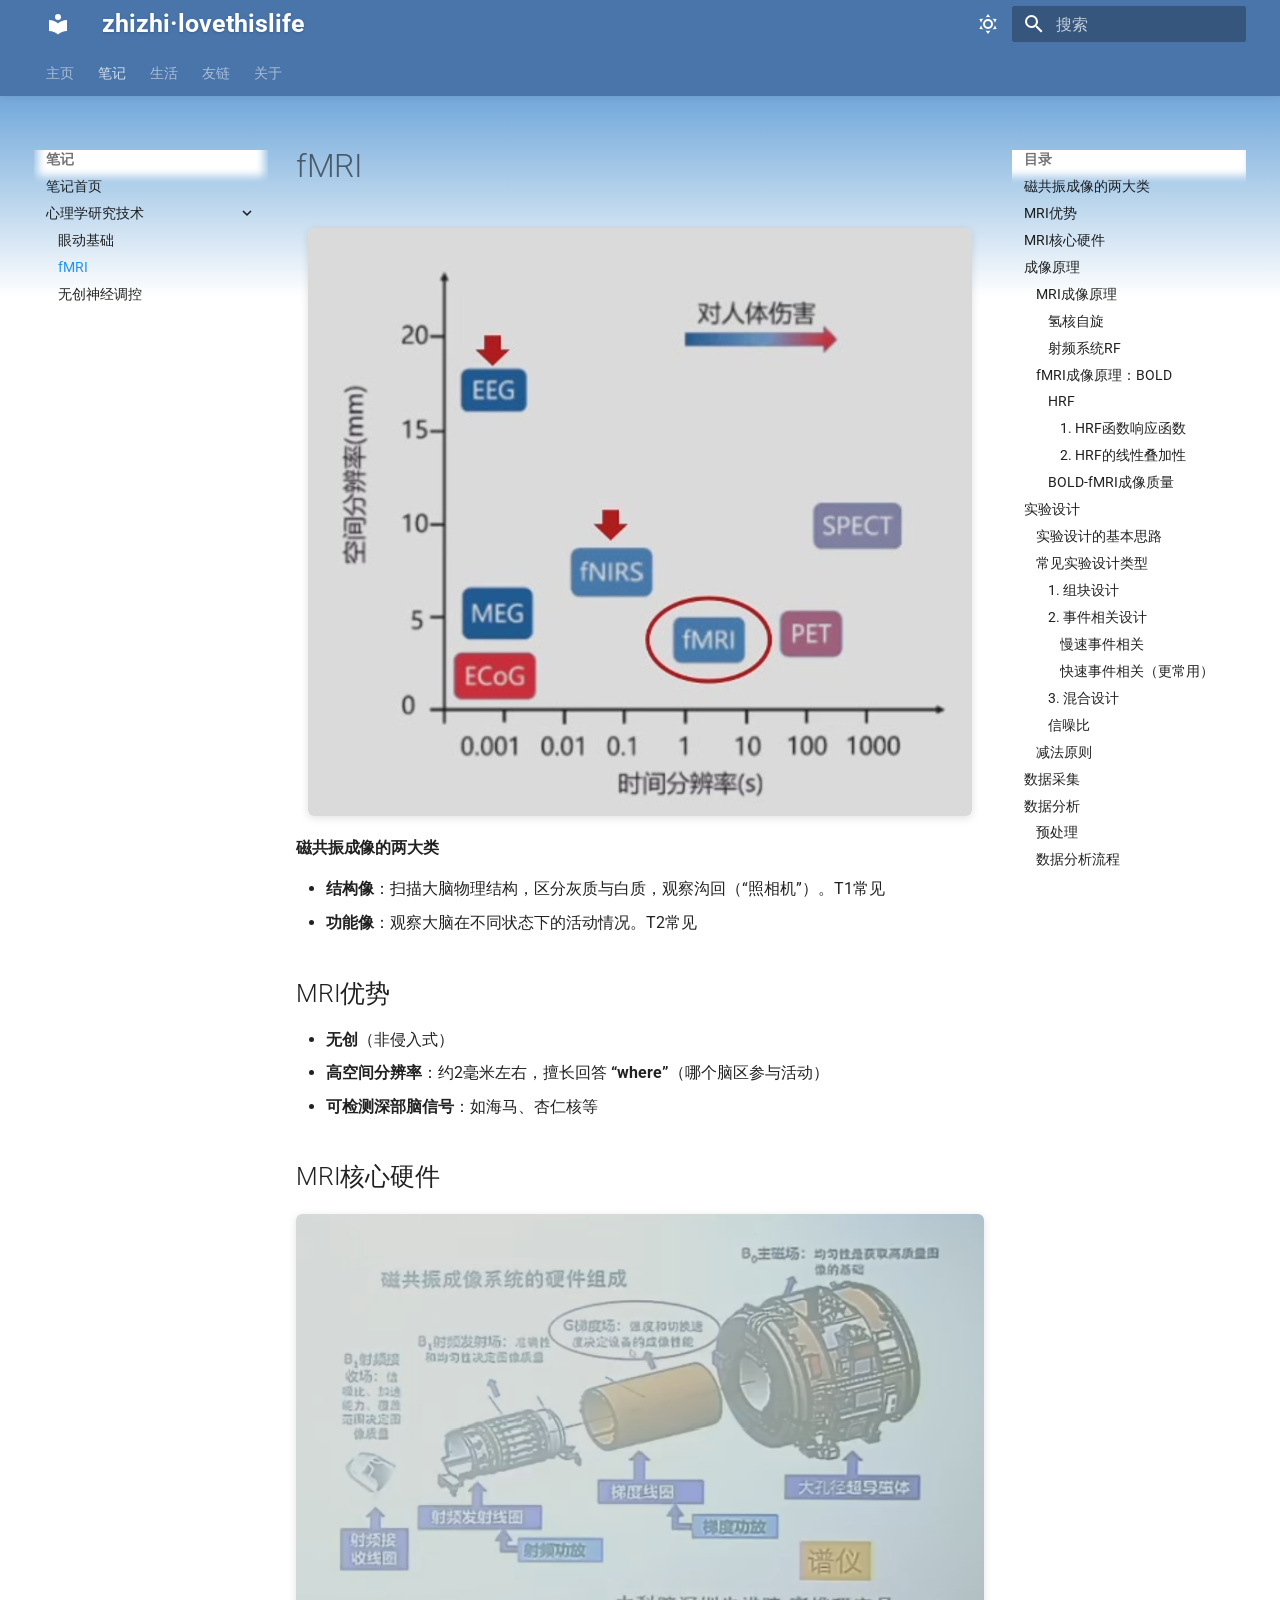
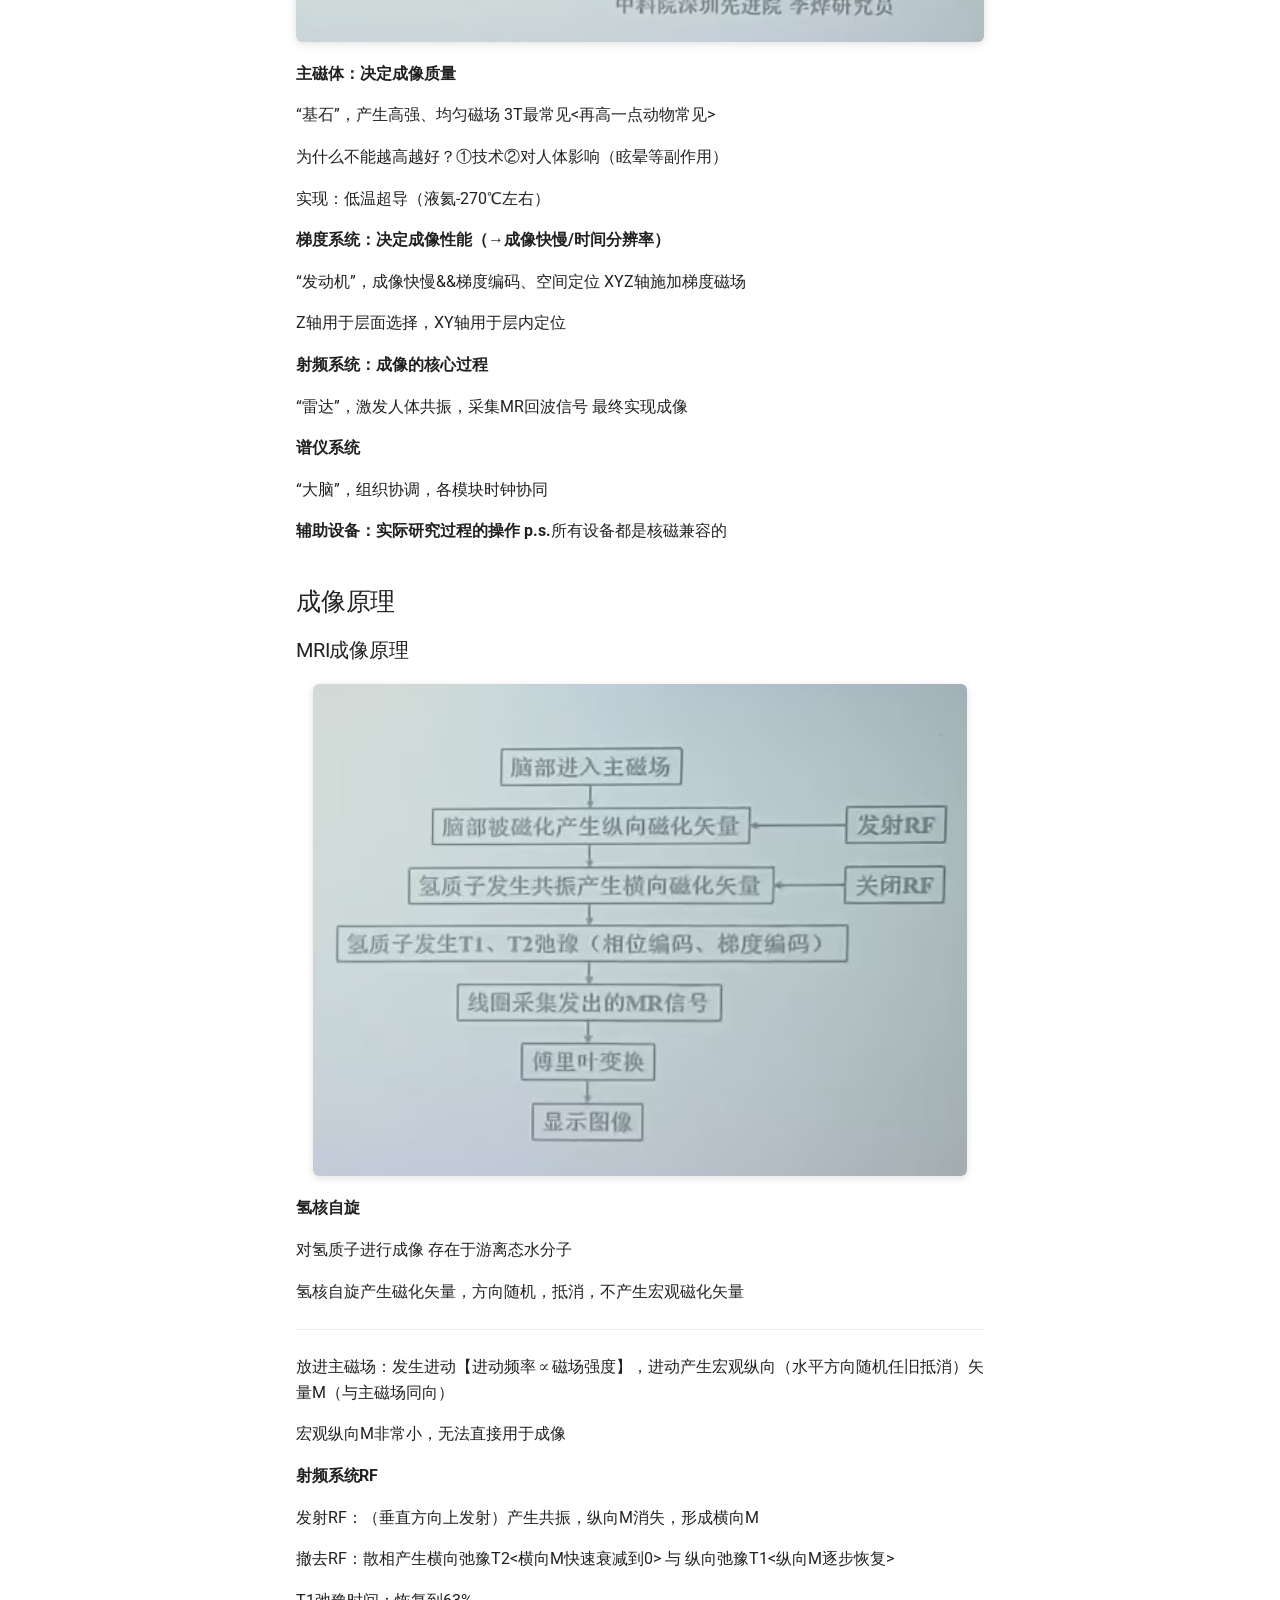
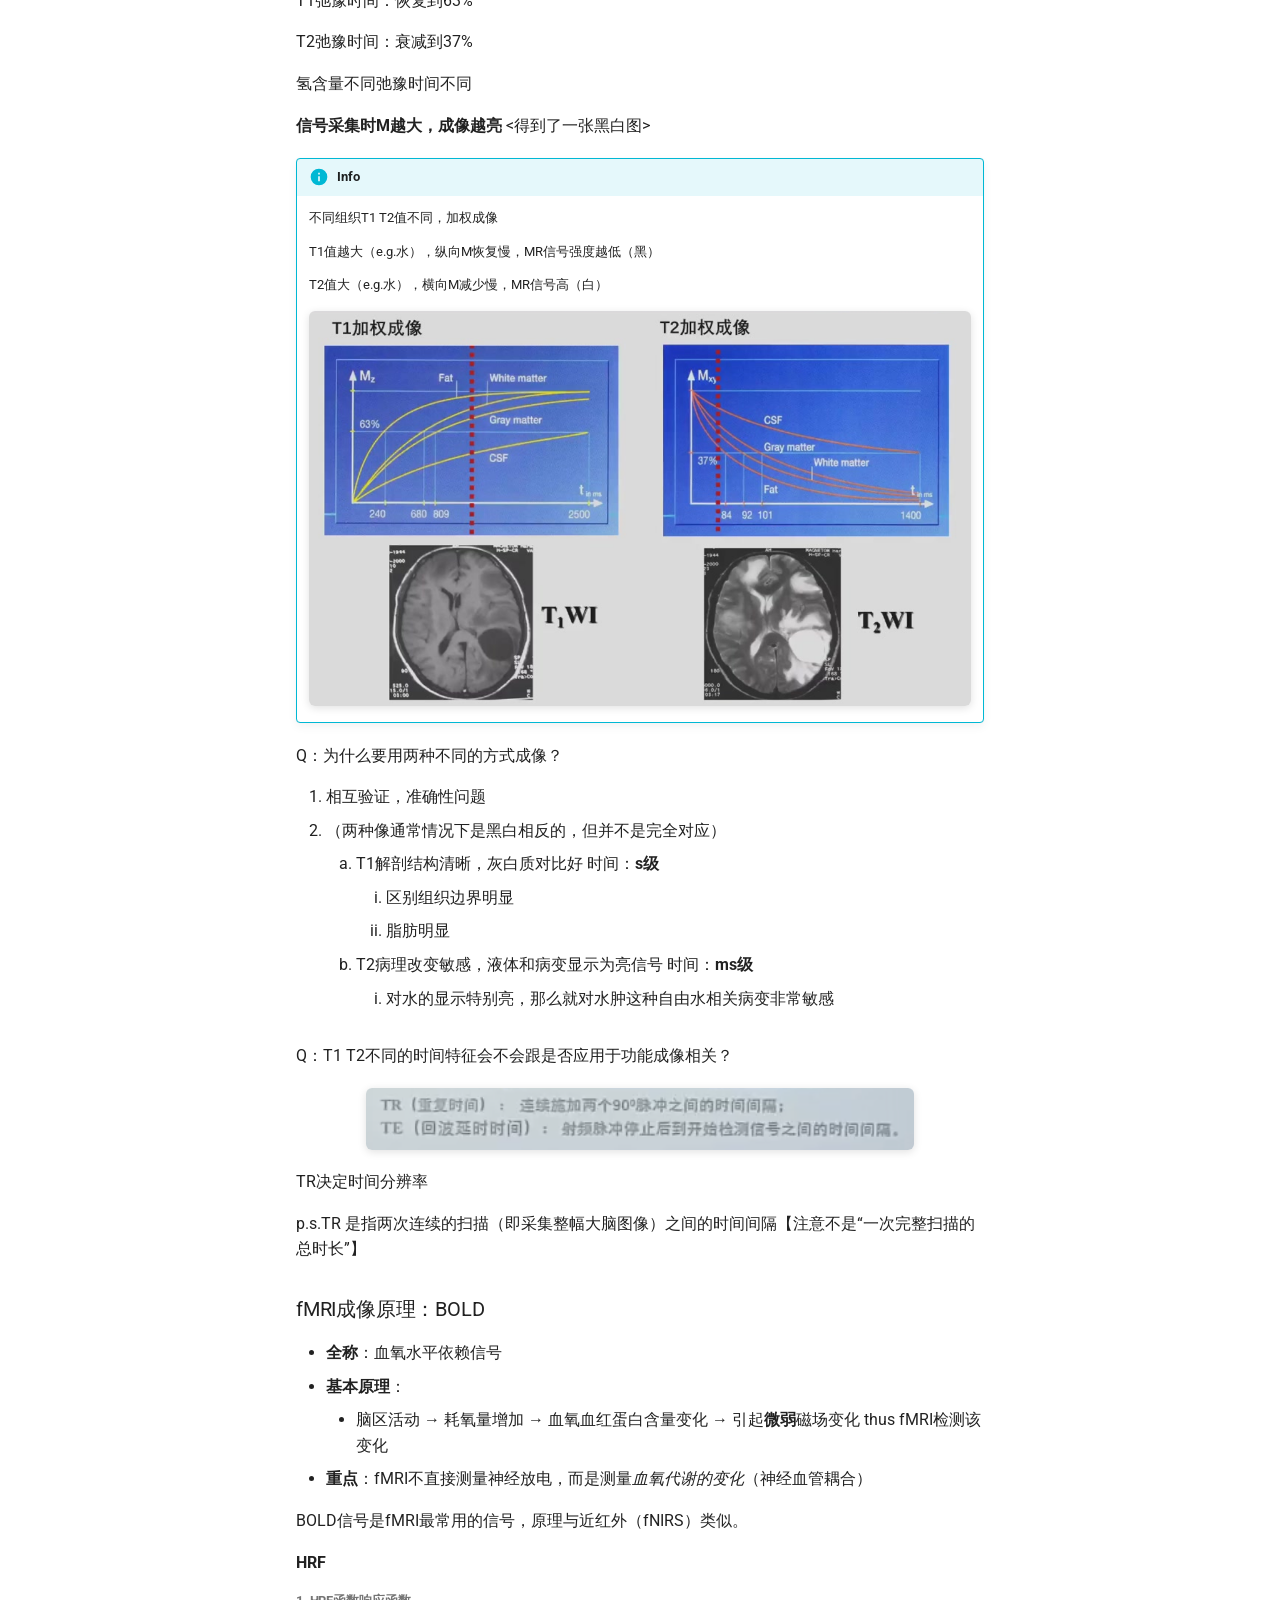
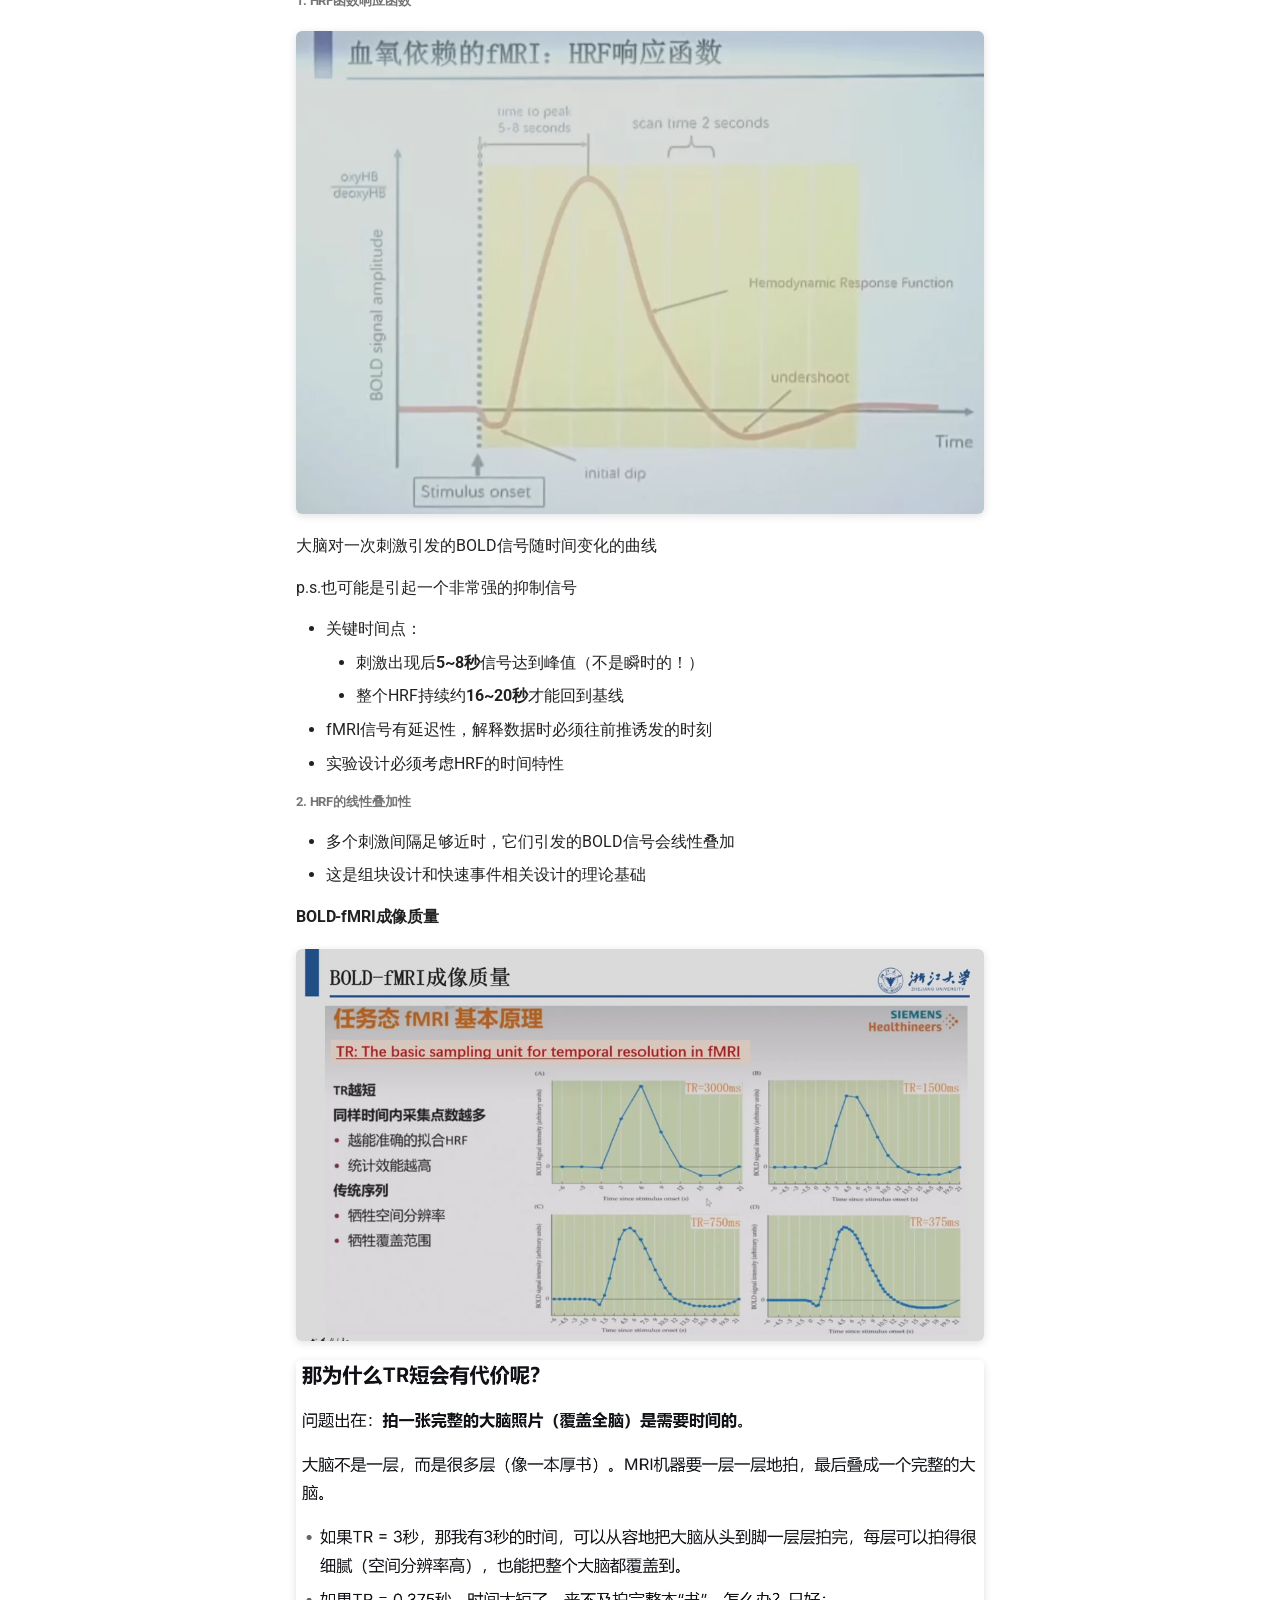
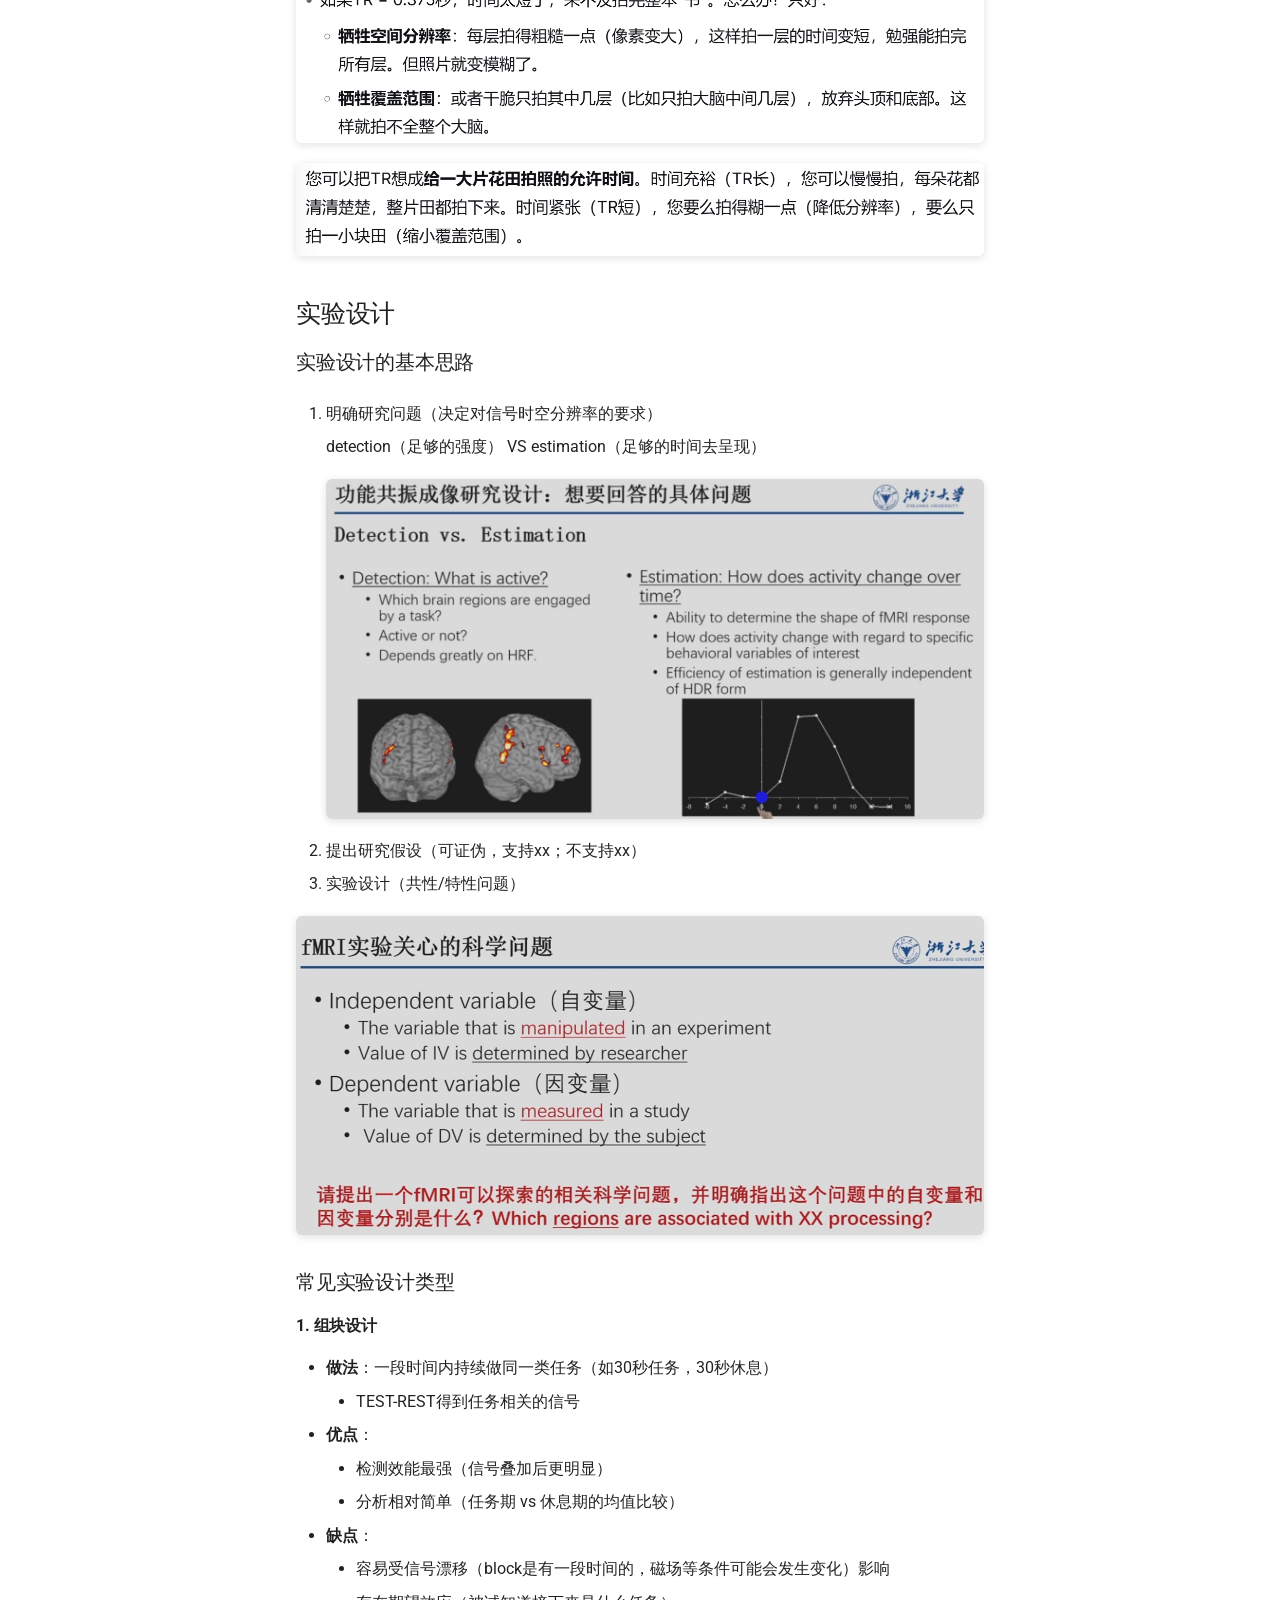
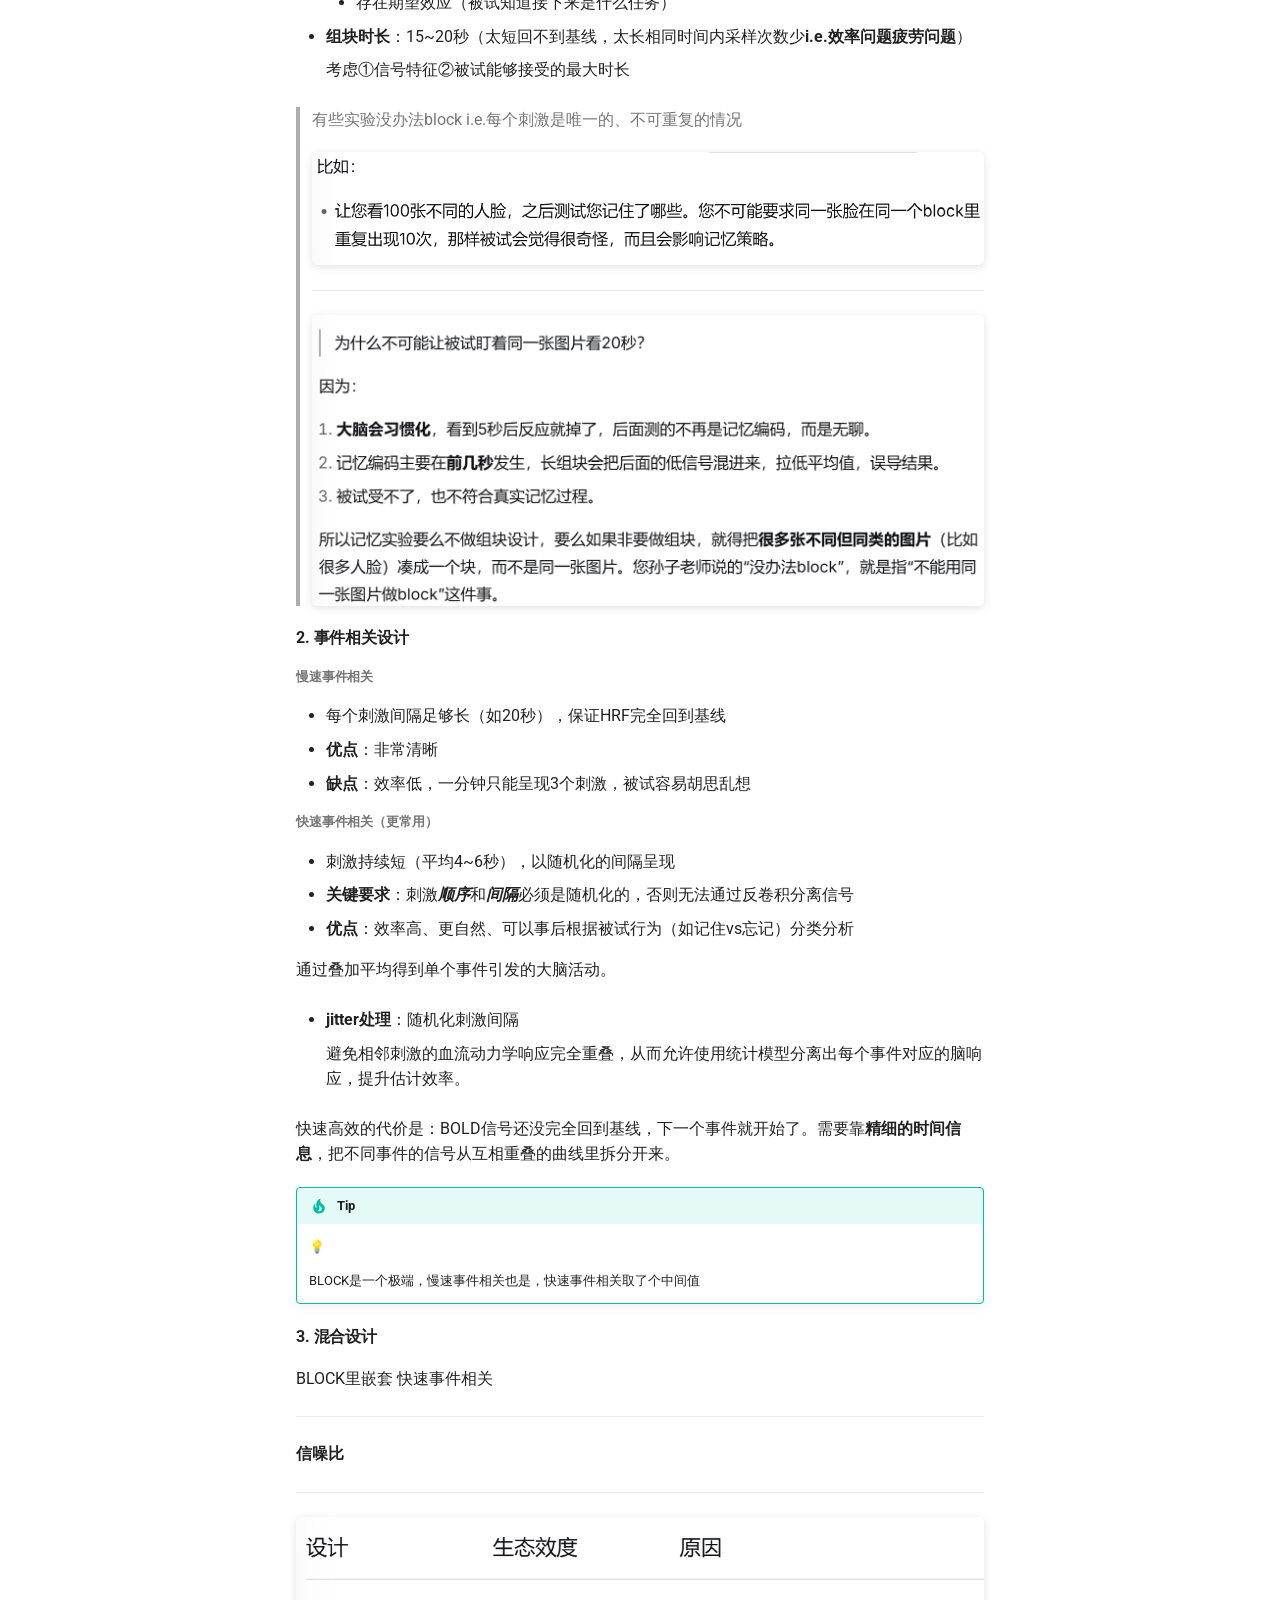
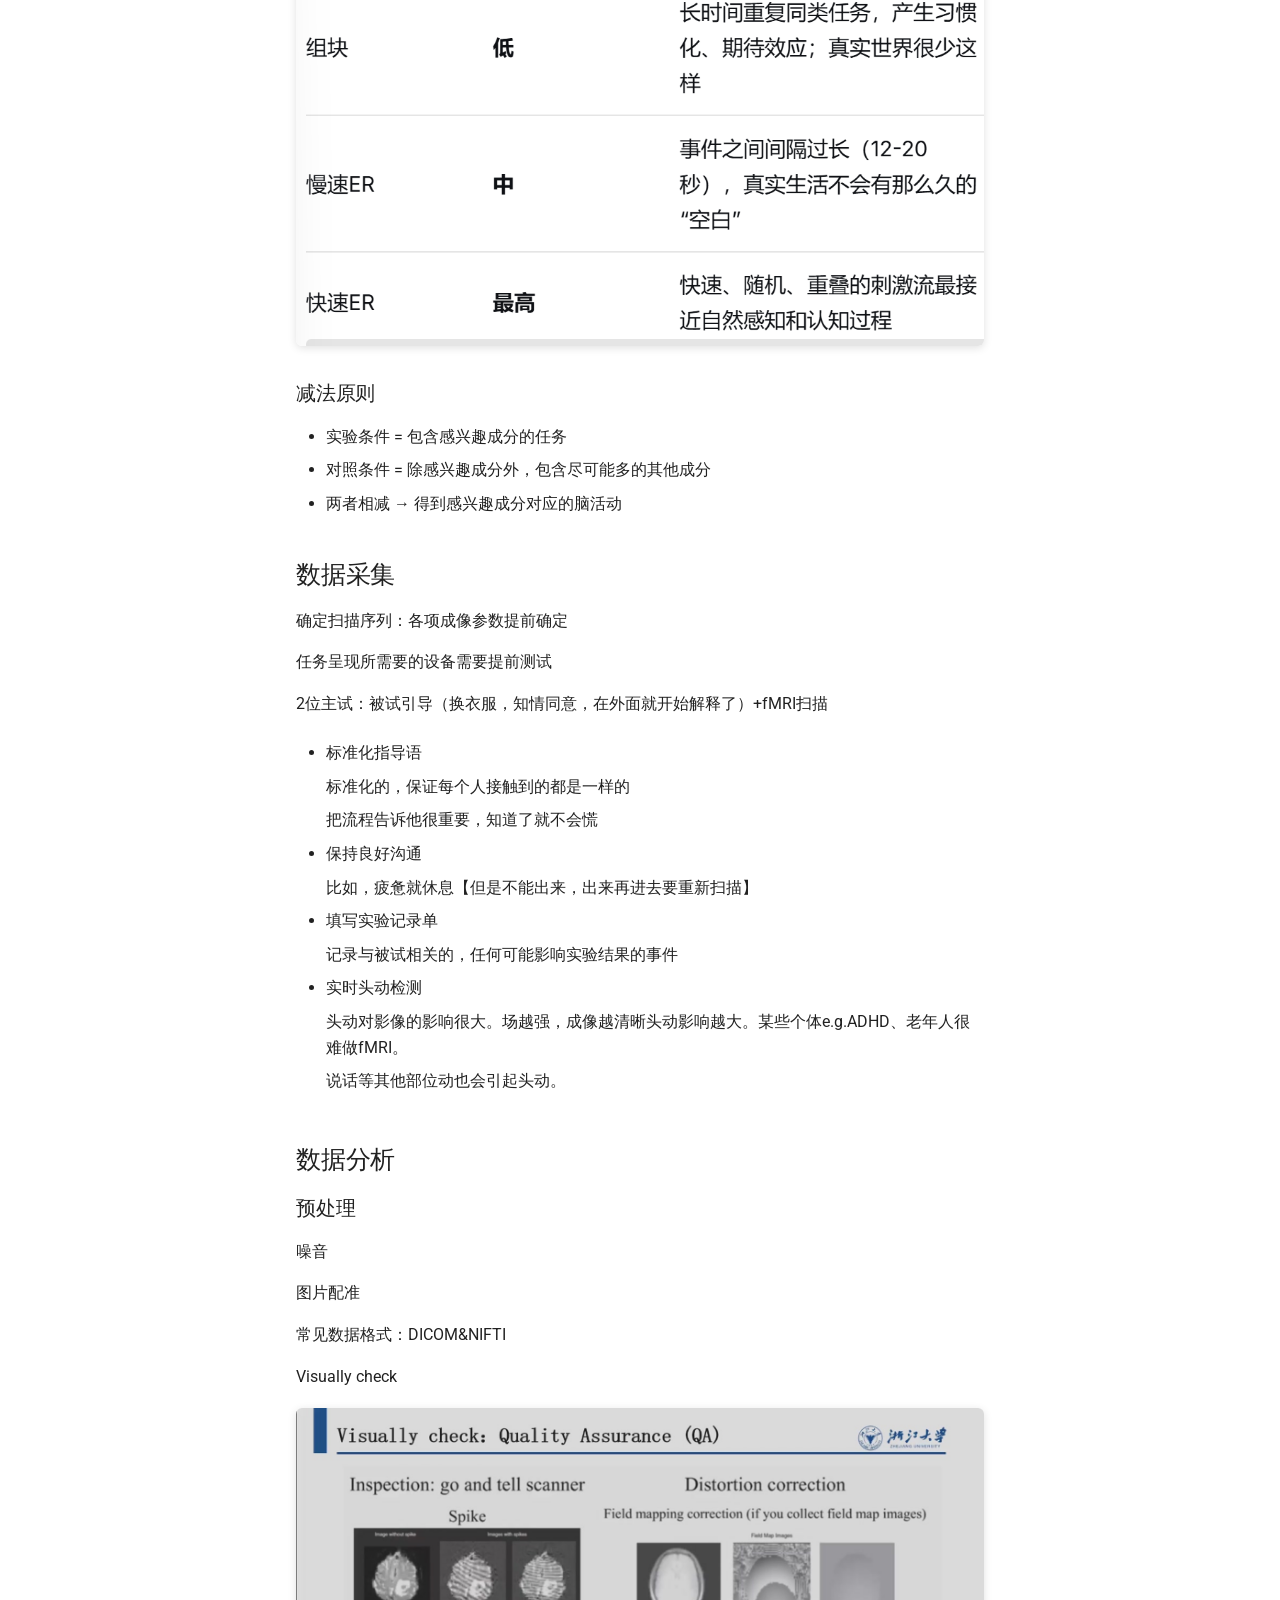
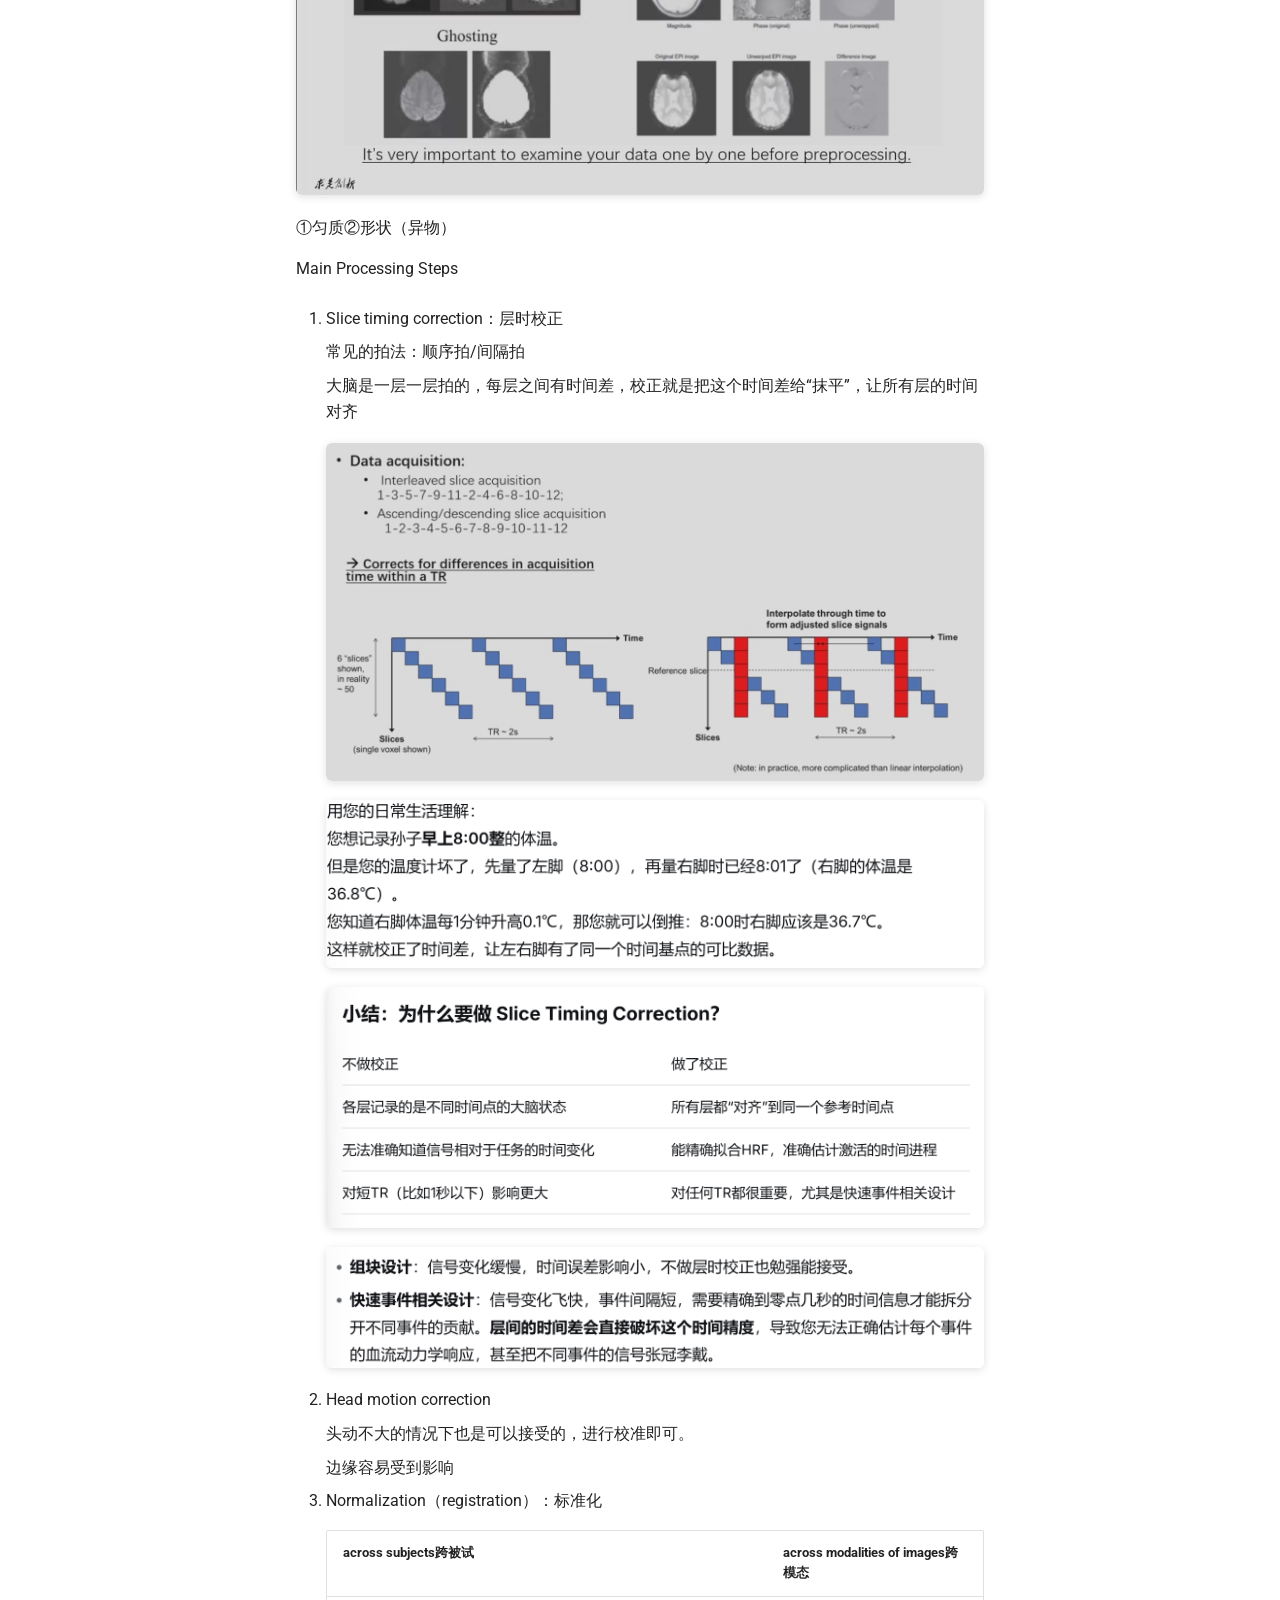
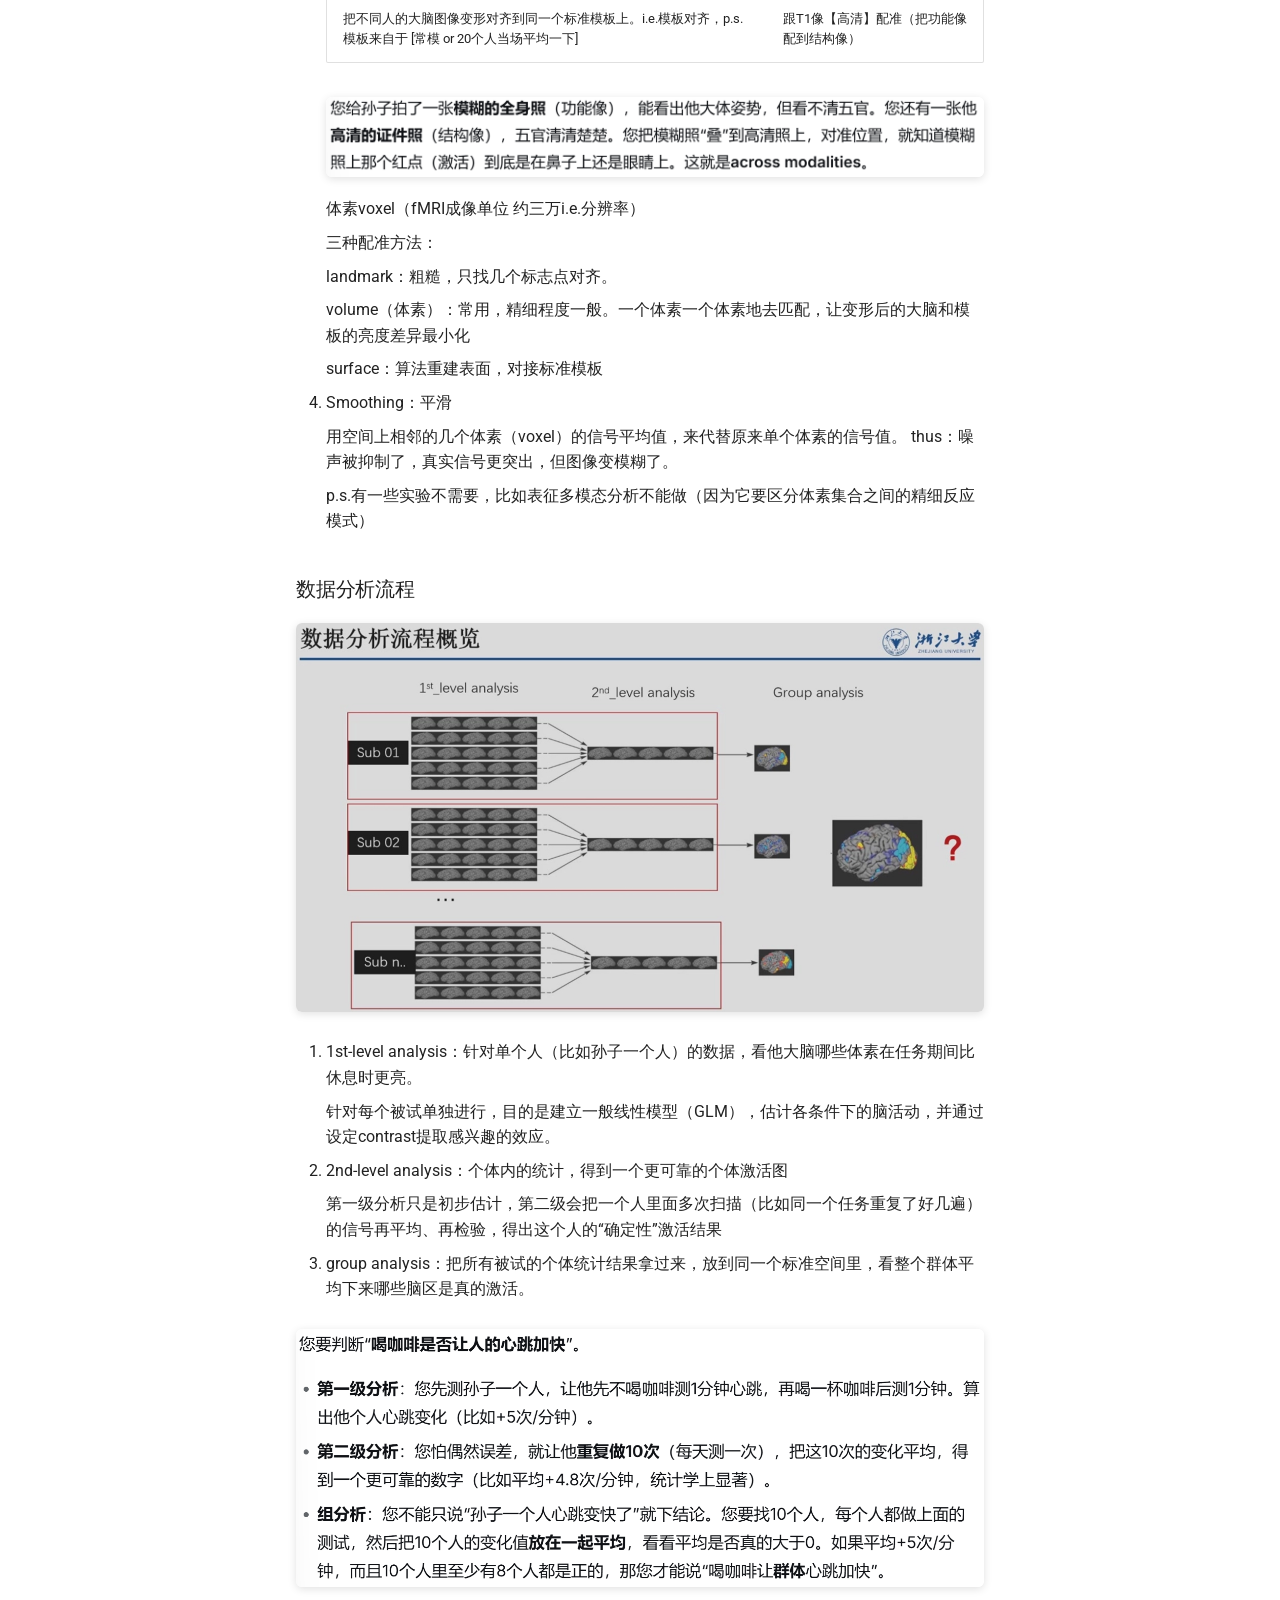
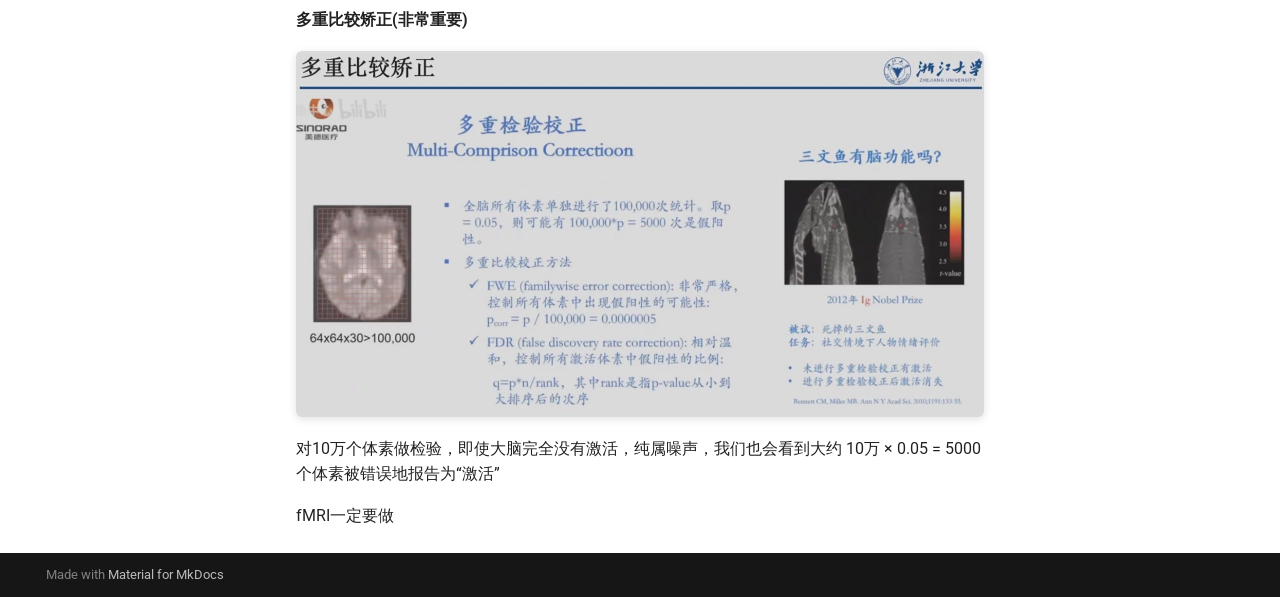
<file: course/psychtech/fMRI/index.html>
<!doctype html>
<html lang="zh" class="no-js">
  <head>
    
      <meta charset="utf-8">
      <meta name="viewport" content="width=device-width,initial-scale=1">
      
      
      
      
        <link rel="prev" href="../%E7%9C%BC%E5%8A%A8%E5%9F%BA%E7%A1%80/">
      
      
        <link rel="next" href="../%E6%97%A0%E5%88%9B%E7%A5%9E%E7%BB%8F%E8%B0%83%E6%8E%A7/">
      
      
        
      
      
      <link rel="icon" href="../../../assets/images/favicon.png">
      <meta name="generator" content="mkdocs-1.6.1, mkdocs-material-9.7.7">
    
    
      
        <title>fMRI - zhizhi·lovethislife</title>
      
    
    
      <link rel="stylesheet" href="../../../assets/stylesheets/main.ec1eaa64.min.css">
      
        
        <link rel="stylesheet" href="../../../assets/stylesheets/palette.ab4e12ef.min.css">
      
      


    
    
      
    
    
      
        
        
        <link rel="preconnect" href="https://fonts.gstatic.com" crossorigin>
        <link rel="stylesheet" href="https://fonts.googleapis.com/css?family=Roboto:300,300i,400,400i,700,700i%7CRoboto+Mono:400,400i,700,700i&display=fallback">
        <style>:root{--md-text-font:"Roboto";--md-code-font:"Roboto Mono"}</style>
      
    
    
      <link rel="stylesheet" href="../../../stylesheets/extra.css">
    
    <script>__md_scope=new URL("../../..",location),__md_hash=e=>[...e].reduce(((e,_)=>(e<<5)-e+_.charCodeAt(0)),0),__md_get=(e,_=localStorage,t=__md_scope)=>JSON.parse(_.getItem(t.pathname+"."+e)),__md_set=(e,_,t=localStorage,a=__md_scope)=>{try{t.setItem(a.pathname+"."+e,JSON.stringify(_))}catch(e){}}</script>
    
      

    
    
  </head>
  
  
    
    
      
    
    
    
    
    <body dir="ltr" data-md-color-scheme="default" data-md-color-primary="blue" data-md-color-accent="light-blue">
  
    
    <input class="md-toggle" data-md-toggle="drawer" type="checkbox" id="__drawer" autocomplete="off">
    <input class="md-toggle" data-md-toggle="search" type="checkbox" id="__search" autocomplete="off">
    <label class="md-overlay" for="__drawer"></label>
    <div data-md-component="skip">
      
        
        <a href="#fmri" class="md-skip">
          跳转至
        </a>
      
    </div>
    <div data-md-component="announce">
      
    </div>
    
    
      

  

<header class="md-header md-header--shadow md-header--lifted" data-md-component="header">
  <nav class="md-header__inner md-grid" aria-label="页眉">
    <a href="../../.." title="zhizhi·lovethislife" class="md-header__button md-logo" aria-label="zhizhi·lovethislife" data-md-component="logo">
      
  
  <svg xmlns="http://www.w3.org/2000/svg" viewBox="0 0 24 24"><path d="M12 8a3 3 0 0 0 3-3 3 3 0 0 0-3-3 3 3 0 0 0-3 3 3 3 0 0 0 3 3m0 3.54C9.64 9.35 6.5 8 3 8v11c3.5 0 6.64 1.35 9 3.54 2.36-2.19 5.5-3.54 9-3.54V8c-3.5 0-6.64 1.35-9 3.54"/></svg>

    </a>
    <label class="md-header__button md-icon" for="__drawer">
      
      <svg xmlns="http://www.w3.org/2000/svg" viewBox="0 0 24 24"><path d="M3 6h18v2H3zm0 5h18v2H3zm0 5h18v2H3z"/></svg>
    </label>
    <div class="md-header__title" data-md-component="header-title">
      <div class="md-header__ellipsis">
        <div class="md-header__topic">
          <span class="md-ellipsis">
            zhizhi·lovethislife
          </span>
        </div>
        <div class="md-header__topic" data-md-component="header-topic">
          <span class="md-ellipsis">
            
              fMRI
            
          </span>
        </div>
      </div>
    </div>
    
      
        <form class="md-header__option" data-md-component="palette">
  
    
    
    
    <input class="md-option" data-md-color-media="(prefers-color-scheme: light)" data-md-color-scheme="default" data-md-color-primary="blue" data-md-color-accent="light-blue"  aria-label="切换到深色模式"  type="radio" name="__palette" id="__palette_0">
    
      <label class="md-header__button md-icon" title="切换到深色模式" for="__palette_1" hidden>
        <svg xmlns="http://www.w3.org/2000/svg" viewBox="0 0 24 24"><path d="M12 7a5 5 0 0 1 5 5 5 5 0 0 1-5 5 5 5 0 0 1-5-5 5 5 0 0 1 5-5m0 2a3 3 0 0 0-3 3 3 3 0 0 0 3 3 3 3 0 0 0 3-3 3 3 0 0 0-3-3m0-7 2.39 3.42C13.65 5.15 12.84 5 12 5s-1.65.15-2.39.42zM3.34 7l4.16-.35A7.2 7.2 0 0 0 5.94 8.5c-.44.74-.69 1.5-.83 2.29zm.02 10 1.76-3.77a7.131 7.131 0 0 0 2.38 4.14zM20.65 7l-1.77 3.79a7.02 7.02 0 0 0-2.38-4.15zm-.01 10-4.14.36c.59-.51 1.12-1.14 1.54-1.86.42-.73.69-1.5.83-2.29zM12 22l-2.41-3.44c.74.27 1.55.44 2.41.44.82 0 1.63-.17 2.37-.44z"/></svg>
      </label>
    
  
    
    
    
    <input class="md-option" data-md-color-media="(prefers-color-scheme: dark)" data-md-color-scheme="slate" data-md-color-primary="blue" data-md-color-accent="light-blue"  aria-label="切换到浅色模式"  type="radio" name="__palette" id="__palette_1">
    
      <label class="md-header__button md-icon" title="切换到浅色模式" for="__palette_0" hidden>
        <svg xmlns="http://www.w3.org/2000/svg" viewBox="0 0 24 24"><path d="m17.75 4.09-2.53 1.94.91 3.06-2.63-1.81-2.63 1.81.91-3.06-2.53-1.94L12.44 4l1.06-3 1.06 3zm3.5 6.91-1.64 1.25.59 1.98-1.7-1.17-1.7 1.17.59-1.98L15.75 11l2.06-.05L18.5 9l.69 1.95zm-2.28 4.95c.83-.08 1.72 1.1 1.19 1.85-.32.45-.66.87-1.08 1.27C15.17 23 8.84 23 4.94 19.07c-3.91-3.9-3.91-10.24 0-14.14.4-.4.82-.76 1.27-1.08.75-.53 1.93.36 1.85 1.19-.27 2.86.69 5.83 2.89 8.02a9.96 9.96 0 0 0 8.02 2.89m-1.64 2.02a12.08 12.08 0 0 1-7.8-3.47c-2.17-2.19-3.33-5-3.49-7.82-2.81 3.14-2.7 7.96.31 10.98 3.02 3.01 7.84 3.12 10.98.31"/></svg>
      </label>
    
  
</form>
      
    
    
      <script>var palette=__md_get("__palette");if(palette&&palette.color){if("(prefers-color-scheme)"===palette.color.media){var media=matchMedia("(prefers-color-scheme: light)"),input=document.querySelector(media.matches?"[data-md-color-media='(prefers-color-scheme: light)']":"[data-md-color-media='(prefers-color-scheme: dark)']");palette.color.media=input.getAttribute("data-md-color-media"),palette.color.scheme=input.getAttribute("data-md-color-scheme"),palette.color.primary=input.getAttribute("data-md-color-primary"),palette.color.accent=input.getAttribute("data-md-color-accent")}for(var[key,value]of Object.entries(palette.color))document.body.setAttribute("data-md-color-"+key,value)}</script>
    
    
    
      
      
        <label class="md-header__button md-icon" for="__search">
          
          <svg xmlns="http://www.w3.org/2000/svg" viewBox="0 0 24 24"><path d="M9.5 3A6.5 6.5 0 0 1 16 9.5c0 1.61-.59 3.09-1.56 4.23l.27.27h.79l5 5-1.5 1.5-5-5v-.79l-.27-.27A6.52 6.52 0 0 1 9.5 16 6.5 6.5 0 0 1 3 9.5 6.5 6.5 0 0 1 9.5 3m0 2C7 5 5 7 5 9.5S7 14 9.5 14 14 12 14 9.5 12 5 9.5 5"/></svg>
        </label>
        <div class="md-search" data-md-component="search" role="dialog">
  <label class="md-search__overlay" for="__search"></label>
  <div class="md-search__inner" role="search">
    <form class="md-search__form" name="search">
      <input type="text" class="md-search__input" name="query" aria-label="搜索" placeholder="搜索" autocapitalize="off" autocorrect="off" autocomplete="off" spellcheck="false" data-md-component="search-query" required>
      <label class="md-search__icon md-icon" for="__search">
        
        <svg xmlns="http://www.w3.org/2000/svg" viewBox="0 0 24 24"><path d="M9.5 3A6.5 6.5 0 0 1 16 9.5c0 1.61-.59 3.09-1.56 4.23l.27.27h.79l5 5-1.5 1.5-5-5v-.79l-.27-.27A6.52 6.52 0 0 1 9.5 16 6.5 6.5 0 0 1 3 9.5 6.5 6.5 0 0 1 9.5 3m0 2C7 5 5 7 5 9.5S7 14 9.5 14 14 12 14 9.5 12 5 9.5 5"/></svg>
        
        <svg xmlns="http://www.w3.org/2000/svg" viewBox="0 0 24 24"><path d="M20 11v2H8l5.5 5.5-1.42 1.42L4.16 12l7.92-7.92L13.5 5.5 8 11z"/></svg>
      </label>
      <nav class="md-search__options" aria-label="查找">
        
        <button type="reset" class="md-search__icon md-icon" title="清空当前内容" aria-label="清空当前内容" tabindex="-1">
          
          <svg xmlns="http://www.w3.org/2000/svg" viewBox="0 0 24 24"><path d="M19 6.41 17.59 5 12 10.59 6.41 5 5 6.41 10.59 12 5 17.59 6.41 19 12 13.41 17.59 19 19 17.59 13.41 12z"/></svg>
        </button>
      </nav>
      
    </form>
    <div class="md-search__output">
      <div class="md-search__scrollwrap" tabindex="0" data-md-scrollfix>
        <div class="md-search-result" data-md-component="search-result">
          <div class="md-search-result__meta">
            正在初始化搜索引擎
          </div>
          <ol class="md-search-result__list" role="presentation"></ol>
        </div>
      </div>
    </div>
  </div>
</div>
      
    
    
  </nav>
  
    
      
<nav class="md-tabs" aria-label="标签" data-md-component="tabs">
  <div class="md-grid">
    <ul class="md-tabs__list">
      
        
  
  
  
  
    <li class="md-tabs__item">
      <a href="../../.." class="md-tabs__link">
        
  
  
    
  
  主页

      </a>
    </li>
  

      
        
  
  
  
    
  
  
    
    
      <li class="md-tabs__item md-tabs__item--active">
        <a href="../../" class="md-tabs__link">
          
  
  
  笔记

        </a>
      </li>
    
  

      
        
  
  
  
  
    
    
      <li class="md-tabs__item">
        <a href="../../../life/" class="md-tabs__link">
          
  
  
  生活

        </a>
      </li>
    
  

      
        
  
  
  
  
    <li class="md-tabs__item">
      <a href="../../../friends/" class="md-tabs__link">
        
  
  
    
  
  友链

      </a>
    </li>
  

      
        
  
  
  
  
    <li class="md-tabs__item">
      <a href="../../../about/" class="md-tabs__link">
        
  
  
    
  
  关于

      </a>
    </li>
  

      
    </ul>
  </div>
</nav>
    
  
</header>
    
    <div class="md-container" data-md-component="container">
      
      
        
      
      <main class="md-main" data-md-component="main">
        <div class="md-main__inner md-grid">
          
            
              
              <div class="md-sidebar md-sidebar--primary" data-md-component="sidebar" data-md-type="navigation" >
                <div class="md-sidebar__scrollwrap">
                  <div class="md-sidebar__inner">
                    


  


<nav class="md-nav md-nav--primary md-nav--lifted" aria-label="导航栏" data-md-level="0">
  <label class="md-nav__title" for="__drawer">
    <a href="../../.." title="zhizhi·lovethislife" class="md-nav__button md-logo" aria-label="zhizhi·lovethislife" data-md-component="logo">
      
  
  <svg xmlns="http://www.w3.org/2000/svg" viewBox="0 0 24 24"><path d="M12 8a3 3 0 0 0 3-3 3 3 0 0 0-3-3 3 3 0 0 0-3 3 3 3 0 0 0 3 3m0 3.54C9.64 9.35 6.5 8 3 8v11c3.5 0 6.64 1.35 9 3.54 2.36-2.19 5.5-3.54 9-3.54V8c-3.5 0-6.64 1.35-9 3.54"/></svg>

    </a>
    zhizhi·lovethislife
  </label>
  
  <ul class="md-nav__list" data-md-scrollfix>
    
      
      
  
  
  
  
    <li class="md-nav__item">
      <a href="../../.." class="md-nav__link">
        
  
  
  <span class="md-ellipsis">
    
  
    主页
  

    
  </span>
  
  

      </a>
    </li>
  

    
      
      
  
  
    
  
  
  
    
    
    
    
      
        
        
      
      
    
    
    <li class="md-nav__item md-nav__item--active md-nav__item--section md-nav__item--nested">
      
        
        
        <input class="md-nav__toggle md-toggle " type="checkbox" id="__nav_2" checked>
        
          
          <label class="md-nav__link" for="__nav_2" id="__nav_2_label" tabindex="">
            
  
  
  <span class="md-ellipsis">
    
  
    笔记
  

    
  </span>
  
  

            <span class="md-nav__icon md-icon"></span>
          </label>
        
        <nav class="md-nav" data-md-level="1" aria-labelledby="__nav_2_label" aria-expanded="true">
          <label class="md-nav__title" for="__nav_2">
            <span class="md-nav__icon md-icon"></span>
            
  
    笔记
  

          </label>
          <ul class="md-nav__list" data-md-scrollfix>
            
              
                
  
  
  
  
    <li class="md-nav__item">
      <a href="../../" class="md-nav__link">
        
  
  
  <span class="md-ellipsis">
    
  
    笔记首页
  

    
  </span>
  
  

      </a>
    </li>
  

              
            
              
                
  
  
    
  
  
  
    
    
    
    
      
      
    
    
    <li class="md-nav__item md-nav__item--active md-nav__item--nested">
      
        
        
        <input class="md-nav__toggle md-toggle " type="checkbox" id="__nav_2_2" checked>
        
          
          <label class="md-nav__link" for="__nav_2_2" id="__nav_2_2_label" tabindex="0">
            
  
  
  <span class="md-ellipsis">
    
  
    心理学研究技术
  

    
  </span>
  
  

            <span class="md-nav__icon md-icon"></span>
          </label>
        
        <nav class="md-nav" data-md-level="2" aria-labelledby="__nav_2_2_label" aria-expanded="true">
          <label class="md-nav__title" for="__nav_2_2">
            <span class="md-nav__icon md-icon"></span>
            
  
    心理学研究技术
  

          </label>
          <ul class="md-nav__list" data-md-scrollfix>
            
              
                
  
  
  
  
    <li class="md-nav__item">
      <a href="../%E7%9C%BC%E5%8A%A8%E5%9F%BA%E7%A1%80/" class="md-nav__link">
        
  
  
  <span class="md-ellipsis">
    
  
    眼动基础
  

    
  </span>
  
  

      </a>
    </li>
  

              
            
              
                
  
  
    
  
  
  
    <li class="md-nav__item md-nav__item--active">
      
      <input class="md-nav__toggle md-toggle" type="checkbox" id="__toc">
      
      
        
      
      
        <label class="md-nav__link md-nav__link--active" for="__toc">
          
  
  
  <span class="md-ellipsis">
    
  
    fMRI
  

    
  </span>
  
  

          <span class="md-nav__icon md-icon"></span>
        </label>
      
      <a href="./" class="md-nav__link md-nav__link--active">
        
  
  
  <span class="md-ellipsis">
    
  
    fMRI
  

    
  </span>
  
  

      </a>
      
        

<nav class="md-nav md-nav--secondary" aria-label="目录">
  
  
  
    
  
  
    <label class="md-nav__title" for="__toc">
      <span class="md-nav__icon md-icon"></span>
      目录
    </label>
    <ul class="md-nav__list" data-md-component="toc" data-md-scrollfix>
      
        <li class="md-nav__item">
  <a href="#_1" class="md-nav__link">
    <span class="md-ellipsis">
      
        磁共振成像的两大类
      
    </span>
  </a>
  
</li>
      
        <li class="md-nav__item">
  <a href="#mri" class="md-nav__link">
    <span class="md-ellipsis">
      
        MRI优势
      
    </span>
  </a>
  
</li>
      
        <li class="md-nav__item">
  <a href="#mri_1" class="md-nav__link">
    <span class="md-ellipsis">
      
        MRI核心硬件
      
    </span>
  </a>
  
</li>
      
        <li class="md-nav__item">
  <a href="#_2" class="md-nav__link">
    <span class="md-ellipsis">
      
        成像原理
      
    </span>
  </a>
  
    <nav class="md-nav" aria-label="成像原理">
      <ul class="md-nav__list">
        
          <li class="md-nav__item">
  <a href="#mri_2" class="md-nav__link">
    <span class="md-ellipsis">
      
        MRI成像原理
      
    </span>
  </a>
  
    <nav class="md-nav" aria-label="MRI成像原理">
      <ul class="md-nav__list">
        
          <li class="md-nav__item">
  <a href="#_3" class="md-nav__link">
    <span class="md-ellipsis">
      
        氢核自旋
      
    </span>
  </a>
  
</li>
        
          <li class="md-nav__item">
  <a href="#rf" class="md-nav__link">
    <span class="md-ellipsis">
      
        射频系统RF
      
    </span>
  </a>
  
</li>
        
      </ul>
    </nav>
  
</li>
        
          <li class="md-nav__item">
  <a href="#fmribold" class="md-nav__link">
    <span class="md-ellipsis">
      
        fMRI成像原理：BOLD
      
    </span>
  </a>
  
    <nav class="md-nav" aria-label="fMRI成像原理：BOLD">
      <ul class="md-nav__list">
        
          <li class="md-nav__item">
  <a href="#hrf" class="md-nav__link">
    <span class="md-ellipsis">
      
        HRF
      
    </span>
  </a>
  
    <nav class="md-nav" aria-label="HRF">
      <ul class="md-nav__list">
        
          <li class="md-nav__item">
  <a href="#1-hrf" class="md-nav__link">
    <span class="md-ellipsis">
      
        1. HRF函数响应函数
      
    </span>
  </a>
  
</li>
        
          <li class="md-nav__item">
  <a href="#2-hrf" class="md-nav__link">
    <span class="md-ellipsis">
      
        2. HRF的线性叠加性
      
    </span>
  </a>
  
</li>
        
      </ul>
    </nav>
  
</li>
        
          <li class="md-nav__item">
  <a href="#bold-fmri" class="md-nav__link">
    <span class="md-ellipsis">
      
        BOLD-fMRI成像质量
      
    </span>
  </a>
  
</li>
        
      </ul>
    </nav>
  
</li>
        
      </ul>
    </nav>
  
</li>
      
        <li class="md-nav__item">
  <a href="#_4" class="md-nav__link">
    <span class="md-ellipsis">
      
        实验设计
      
    </span>
  </a>
  
    <nav class="md-nav" aria-label="实验设计">
      <ul class="md-nav__list">
        
          <li class="md-nav__item">
  <a href="#_5" class="md-nav__link">
    <span class="md-ellipsis">
      
        实验设计的基本思路
      
    </span>
  </a>
  
</li>
        
          <li class="md-nav__item">
  <a href="#_6" class="md-nav__link">
    <span class="md-ellipsis">
      
        常见实验设计类型
      
    </span>
  </a>
  
    <nav class="md-nav" aria-label="常见实验设计类型">
      <ul class="md-nav__list">
        
          <li class="md-nav__item">
  <a href="#1" class="md-nav__link">
    <span class="md-ellipsis">
      
        1. 组块设计
      
    </span>
  </a>
  
</li>
        
          <li class="md-nav__item">
  <a href="#2" class="md-nav__link">
    <span class="md-ellipsis">
      
        2. 事件相关设计
      
    </span>
  </a>
  
    <nav class="md-nav" aria-label="2. 事件相关设计">
      <ul class="md-nav__list">
        
          <li class="md-nav__item">
  <a href="#_7" class="md-nav__link">
    <span class="md-ellipsis">
      
        慢速事件相关
      
    </span>
  </a>
  
</li>
        
          <li class="md-nav__item">
  <a href="#_8" class="md-nav__link">
    <span class="md-ellipsis">
      
        快速事件相关（更常用）
      
    </span>
  </a>
  
</li>
        
      </ul>
    </nav>
  
</li>
        
          <li class="md-nav__item">
  <a href="#3" class="md-nav__link">
    <span class="md-ellipsis">
      
        3. 混合设计
      
    </span>
  </a>
  
</li>
        
          <li class="md-nav__item">
  <a href="#_9" class="md-nav__link">
    <span class="md-ellipsis">
      
        信噪比
      
    </span>
  </a>
  
</li>
        
      </ul>
    </nav>
  
</li>
        
          <li class="md-nav__item">
  <a href="#_10" class="md-nav__link">
    <span class="md-ellipsis">
      
        减法原则
      
    </span>
  </a>
  
</li>
        
      </ul>
    </nav>
  
</li>
      
        <li class="md-nav__item">
  <a href="#_11" class="md-nav__link">
    <span class="md-ellipsis">
      
        数据采集
      
    </span>
  </a>
  
</li>
      
        <li class="md-nav__item">
  <a href="#_12" class="md-nav__link">
    <span class="md-ellipsis">
      
        数据分析
      
    </span>
  </a>
  
    <nav class="md-nav" aria-label="数据分析">
      <ul class="md-nav__list">
        
          <li class="md-nav__item">
  <a href="#_13" class="md-nav__link">
    <span class="md-ellipsis">
      
        预处理
      
    </span>
  </a>
  
</li>
        
          <li class="md-nav__item">
  <a href="#_14" class="md-nav__link">
    <span class="md-ellipsis">
      
        数据分析流程
      
    </span>
  </a>
  
</li>
        
      </ul>
    </nav>
  
</li>
      
    </ul>
  
</nav>
      
    </li>
  

              
            
              
                
  
  
  
  
    <li class="md-nav__item">
      <a href="../%E6%97%A0%E5%88%9B%E7%A5%9E%E7%BB%8F%E8%B0%83%E6%8E%A7/" class="md-nav__link">
        
  
  
  <span class="md-ellipsis">
    
  
    无创神经调控
  

    
  </span>
  
  

      </a>
    </li>
  

              
            
          </ul>
        </nav>
      
    </li>
  

              
            
          </ul>
        </nav>
      
    </li>
  

    
      
      
  
  
  
  
    
    
    
    
      
      
    
    
    <li class="md-nav__item md-nav__item--nested">
      
        
        
        <input class="md-nav__toggle md-toggle " type="checkbox" id="__nav_3" >
        
          
          <label class="md-nav__link" for="__nav_3" id="__nav_3_label" tabindex="0">
            
  
  
  <span class="md-ellipsis">
    
  
    生活
  

    
  </span>
  
  

            <span class="md-nav__icon md-icon"></span>
          </label>
        
        <nav class="md-nav" data-md-level="1" aria-labelledby="__nav_3_label" aria-expanded="false">
          <label class="md-nav__title" for="__nav_3">
            <span class="md-nav__icon md-icon"></span>
            
  
    生活
  

          </label>
          <ul class="md-nav__list" data-md-scrollfix>
            
              
                
  
  
  
  
    <li class="md-nav__item">
      <a href="../../../life/" class="md-nav__link">
        
  
  
  <span class="md-ellipsis">
    
  
    生活首页
  

    
  </span>
  
  

      </a>
    </li>
  

              
            
              
                
  
  
  
  
    <li class="md-nav__item">
      <a href="../../../life/dance/" class="md-nav__link">
        
  
  
  <span class="md-ellipsis">
    
  
    舞蹈
  

    
  </span>
  
  

      </a>
    </li>
  

              
            
              
                
  
  
  
  
    <li class="md-nav__item">
      <a href="../../../life/playlist/" class="md-nav__link">
        
  
  
  <span class="md-ellipsis">
    
  
    歌单
  

    
  </span>
  
  

      </a>
    </li>
  

              
            
              
                
  
  
  
  
    <li class="md-nav__item">
      <a href="../../../life/books/" class="md-nav__link">
        
  
  
  <span class="md-ellipsis">
    
  
    书单
  

    
  </span>
  
  

      </a>
    </li>
  

              
            
          </ul>
        </nav>
      
    </li>
  

    
      
      
  
  
  
  
    <li class="md-nav__item">
      <a href="../../../friends/" class="md-nav__link">
        
  
  
  <span class="md-ellipsis">
    
  
    友链
  

    
  </span>
  
  

      </a>
    </li>
  

    
      
      
  
  
  
  
    <li class="md-nav__item">
      <a href="../../../about/" class="md-nav__link">
        
  
  
  <span class="md-ellipsis">
    
  
    关于
  

    
  </span>
  
  

      </a>
    </li>
  

    
  </ul>
</nav>
                  </div>
                </div>
              </div>
            
            
              
              <div class="md-sidebar md-sidebar--secondary" data-md-component="sidebar" data-md-type="toc" >
                <div class="md-sidebar__scrollwrap">
                  <div class="md-sidebar__inner">
                    

<nav class="md-nav md-nav--secondary" aria-label="目录">
  
  
  
    
  
  
    <label class="md-nav__title" for="__toc">
      <span class="md-nav__icon md-icon"></span>
      目录
    </label>
    <ul class="md-nav__list" data-md-component="toc" data-md-scrollfix>
      
        <li class="md-nav__item">
  <a href="#_1" class="md-nav__link">
    <span class="md-ellipsis">
      
        磁共振成像的两大类
      
    </span>
  </a>
  
</li>
      
        <li class="md-nav__item">
  <a href="#mri" class="md-nav__link">
    <span class="md-ellipsis">
      
        MRI优势
      
    </span>
  </a>
  
</li>
      
        <li class="md-nav__item">
  <a href="#mri_1" class="md-nav__link">
    <span class="md-ellipsis">
      
        MRI核心硬件
      
    </span>
  </a>
  
</li>
      
        <li class="md-nav__item">
  <a href="#_2" class="md-nav__link">
    <span class="md-ellipsis">
      
        成像原理
      
    </span>
  </a>
  
    <nav class="md-nav" aria-label="成像原理">
      <ul class="md-nav__list">
        
          <li class="md-nav__item">
  <a href="#mri_2" class="md-nav__link">
    <span class="md-ellipsis">
      
        MRI成像原理
      
    </span>
  </a>
  
    <nav class="md-nav" aria-label="MRI成像原理">
      <ul class="md-nav__list">
        
          <li class="md-nav__item">
  <a href="#_3" class="md-nav__link">
    <span class="md-ellipsis">
      
        氢核自旋
      
    </span>
  </a>
  
</li>
        
          <li class="md-nav__item">
  <a href="#rf" class="md-nav__link">
    <span class="md-ellipsis">
      
        射频系统RF
      
    </span>
  </a>
  
</li>
        
      </ul>
    </nav>
  
</li>
        
          <li class="md-nav__item">
  <a href="#fmribold" class="md-nav__link">
    <span class="md-ellipsis">
      
        fMRI成像原理：BOLD
      
    </span>
  </a>
  
    <nav class="md-nav" aria-label="fMRI成像原理：BOLD">
      <ul class="md-nav__list">
        
          <li class="md-nav__item">
  <a href="#hrf" class="md-nav__link">
    <span class="md-ellipsis">
      
        HRF
      
    </span>
  </a>
  
    <nav class="md-nav" aria-label="HRF">
      <ul class="md-nav__list">
        
          <li class="md-nav__item">
  <a href="#1-hrf" class="md-nav__link">
    <span class="md-ellipsis">
      
        1. HRF函数响应函数
      
    </span>
  </a>
  
</li>
        
          <li class="md-nav__item">
  <a href="#2-hrf" class="md-nav__link">
    <span class="md-ellipsis">
      
        2. HRF的线性叠加性
      
    </span>
  </a>
  
</li>
        
      </ul>
    </nav>
  
</li>
        
          <li class="md-nav__item">
  <a href="#bold-fmri" class="md-nav__link">
    <span class="md-ellipsis">
      
        BOLD-fMRI成像质量
      
    </span>
  </a>
  
</li>
        
      </ul>
    </nav>
  
</li>
        
      </ul>
    </nav>
  
</li>
      
        <li class="md-nav__item">
  <a href="#_4" class="md-nav__link">
    <span class="md-ellipsis">
      
        实验设计
      
    </span>
  </a>
  
    <nav class="md-nav" aria-label="实验设计">
      <ul class="md-nav__list">
        
          <li class="md-nav__item">
  <a href="#_5" class="md-nav__link">
    <span class="md-ellipsis">
      
        实验设计的基本思路
      
    </span>
  </a>
  
</li>
        
          <li class="md-nav__item">
  <a href="#_6" class="md-nav__link">
    <span class="md-ellipsis">
      
        常见实验设计类型
      
    </span>
  </a>
  
    <nav class="md-nav" aria-label="常见实验设计类型">
      <ul class="md-nav__list">
        
          <li class="md-nav__item">
  <a href="#1" class="md-nav__link">
    <span class="md-ellipsis">
      
        1. 组块设计
      
    </span>
  </a>
  
</li>
        
          <li class="md-nav__item">
  <a href="#2" class="md-nav__link">
    <span class="md-ellipsis">
      
        2. 事件相关设计
      
    </span>
  </a>
  
    <nav class="md-nav" aria-label="2. 事件相关设计">
      <ul class="md-nav__list">
        
          <li class="md-nav__item">
  <a href="#_7" class="md-nav__link">
    <span class="md-ellipsis">
      
        慢速事件相关
      
    </span>
  </a>
  
</li>
        
          <li class="md-nav__item">
  <a href="#_8" class="md-nav__link">
    <span class="md-ellipsis">
      
        快速事件相关（更常用）
      
    </span>
  </a>
  
</li>
        
      </ul>
    </nav>
  
</li>
        
          <li class="md-nav__item">
  <a href="#3" class="md-nav__link">
    <span class="md-ellipsis">
      
        3. 混合设计
      
    </span>
  </a>
  
</li>
        
          <li class="md-nav__item">
  <a href="#_9" class="md-nav__link">
    <span class="md-ellipsis">
      
        信噪比
      
    </span>
  </a>
  
</li>
        
      </ul>
    </nav>
  
</li>
        
          <li class="md-nav__item">
  <a href="#_10" class="md-nav__link">
    <span class="md-ellipsis">
      
        减法原则
      
    </span>
  </a>
  
</li>
        
      </ul>
    </nav>
  
</li>
      
        <li class="md-nav__item">
  <a href="#_11" class="md-nav__link">
    <span class="md-ellipsis">
      
        数据采集
      
    </span>
  </a>
  
</li>
      
        <li class="md-nav__item">
  <a href="#_12" class="md-nav__link">
    <span class="md-ellipsis">
      
        数据分析
      
    </span>
  </a>
  
    <nav class="md-nav" aria-label="数据分析">
      <ul class="md-nav__list">
        
          <li class="md-nav__item">
  <a href="#_13" class="md-nav__link">
    <span class="md-ellipsis">
      
        预处理
      
    </span>
  </a>
  
</li>
        
          <li class="md-nav__item">
  <a href="#_14" class="md-nav__link">
    <span class="md-ellipsis">
      
        数据分析流程
      
    </span>
  </a>
  
</li>
        
      </ul>
    </nav>
  
</li>
      
    </ul>
  
</nav>
                  </div>
                </div>
              </div>
            
          
          
            <div class="md-content" data-md-component="content">
              
              <article class="md-content__inner md-typeset">
                
                  



<h1 id="fmri">fMRI</h1>
<p><img alt="image.png" src="image.png" /></p>
<h4 id="_1">磁共振成像的两大类</h4>
<ul>
<li><strong>结构像</strong>：扫描大脑物理结构，区分灰质与白质，观察沟回（“照相机”）。T1常见</li>
<li><strong>功能像</strong>：观察大脑在不同状态下的活动情况。T2常见</li>
</ul>
<h2 id="mri">MRI优势</h2>
<ul>
<li><strong>无创</strong>（非侵入式）</li>
<li><strong>高空间分辨率</strong>：约2毫米左右，擅长回答 <strong>“where”</strong>（哪个脑区参与活动）</li>
<li><strong>可检测深部脑信号</strong>：如海马、杏仁核等</li>
</ul>
<h2 id="mri_1">MRI核心硬件</h2>
<p><img alt="image.png" src="image%201.png" /></p>
<p><strong>主磁体：决定成像质量</strong></p>
<p>“基石”，产生高强、均匀磁场       3T最常见&lt;再高一点动物常见&gt;</p>
<p>为什么不能越高越好？①技术②对人体影响（眩晕等副作用）</p>
<p>实现：低温超导（液氦-270℃左右）</p>
<p><strong>梯度系统：决定成像性能（→成像快慢/时间分辨率）</strong></p>
<p>“发动机”，成像快慢&amp;&amp;梯度编码、空间定位      XYZ轴施加梯度磁场</p>
<p>Z轴用于层面选择，XY轴用于层内定位</p>
<p><strong>射频系统：成像的核心过程</strong></p>
<p>“雷达”，激发人体共振，采集MR回波信号      最终实现成像</p>
<p><strong>谱仪系统</strong></p>
<p>“大脑”，组织协调，各模块时钟协同</p>
<p><strong>辅助设备：实际研究过程的操作         p.s.</strong>所有设备都是核磁兼容的</p>
<h2 id="_2">成像原理</h2>
<h3 id="mri_2">MRI成像原理</h3>
<p><img alt="image.png" src="image%202.png" /></p>
<h4 id="_3">氢核自旋</h4>
<p>对氢质子进行成像      存在于游离态水分子</p>
<p>氢核自旋产生磁化矢量，方向随机，抵消，不产生宏观磁化矢量</p>
<hr />
<p>放进主磁场：发生进动【进动频率∝磁场强度】，进动产生宏观纵向（水平方向随机任旧抵消）矢量M（与主磁场同向）</p>
<p>宏观纵向M非常小，无法直接用于成像</p>
<h4 id="rf">射频系统RF</h4>
<p>发射RF：（垂直方向上发射）产生共振，纵向M消失，形成横向M</p>
<p>撤去RF：散相产生横向弛豫T2&lt;横向M快速衰减到0&gt;   与   纵向弛豫T1&lt;纵向M逐步恢复&gt;</p>
<p>T1弛豫时间：恢复到63%</p>
<p>T2弛豫时间：衰减到37%</p>
<p>氢含量不同弛豫时间不同</p>
<p><strong>信号采集时M越大，成像越亮</strong> &lt;得到了一张黑白图&gt;</p>
<div class="admonition info">
<p class="admonition-title">Info</p>
<p>不同组织T1 T2值不同，加权成像</p>
<p>T1值越大（e.g.水），纵向M恢复慢，MR信号强度越低（黑）</p>
<p>T2值大（e.g.水），横向M减少慢，MR信号高（白）</p>
<p><img alt="image.png" src="image%203.png" /></p>
</div>
<p>Q：为什么要用两种不同的方式成像？</p>
<ol>
<li>相互验证，准确性问题</li>
<li>（两种像通常情况下是黑白相反的，但并不是完全对应）<ol>
<li>T1解剖结构清晰，灰白质对比好  时间：<strong>s级</strong><ol>
<li>区别组织边界明显</li>
<li>脂肪明显</li>
</ol>
</li>
<li>T2病理改变敏感，液体和病变显示为亮信号  时间：<strong>ms级</strong><ol>
<li>对水的显示特别亮，那么就对水肿这种自由水相关病变非常敏感</li>
</ol>
</li>
</ol>
</li>
</ol>
<p>Q：T1 T2不同的时间特征会不会跟是否应用于功能成像相关？</p>
<p><img alt="image.png" src="image%204.png" /></p>
<p>TR决定时间分辨率</p>
<p>p.s.TR 是指两次连续的扫描（即采集整幅大脑图像）之间的时间间隔【注意不是“一次完整扫描的总时长”】</p>
<h3 id="fmribold">fMRI成像原理：BOLD</h3>
<ul>
<li><strong>全称</strong>：血氧水平依赖信号</li>
<li><strong>基本原理</strong>：<ul>
<li>脑区活动 → 耗氧量增加 → 血氧血红蛋白含量变化 → 引起<strong>微弱</strong>磁场变化  thus  fMRI检测该变化</li>
</ul>
</li>
<li><strong>重点</strong>：fMRI不直接测量神经放电，而是测量<em>血氧代谢的变化</em>（神经血管耦合）</li>
</ul>
<p>BOLD信号是fMRI最常用的信号，原理与近红外（fNIRS）类似。</p>
<h4 id="hrf">HRF</h4>
<h5 id="1-hrf">1. HRF函数响应函数</h5>
<p><img alt="image.png" src="1d27e123-1ef7-4685-96c7-8999145d38eb.png" /></p>
<p>大脑对一次刺激引发的BOLD信号随时间变化的曲线</p>
<p>p.s.也可能是引起一个非常强的抑制信号</p>
<ul>
<li>关键时间点：<ul>
<li>刺激出现后<strong>5~8秒</strong>信号达到峰值（不是瞬时的！）</li>
<li>整个HRF持续约<strong>16~20秒</strong>才能回到基线</li>
</ul>
</li>
<li>fMRI信号有延迟性，解释数据时必须往前推诱发的时刻</li>
<li>实验设计必须考虑HRF的时间特性</li>
</ul>
<h5 id="2-hrf">2. HRF的线性叠加性</h5>
<ul>
<li>多个刺激间隔足够近时，它们引发的BOLD信号会线性叠加</li>
<li>这是组块设计和快速事件相关设计的理论基础</li>
</ul>
<h4 id="bold-fmri">BOLD-fMRI成像质量</h4>
<p><img alt="image.png" src="image%205.png" /></p>
<p><img alt="image.png" src="image%206.png" /></p>
<p><img alt="image.png" src="image%207.png" /></p>
<h2 id="_4">实验设计</h2>
<h3 id="_5">实验设计的基本思路</h3>
<ol>
<li>
<p>明确研究问题（决定对信号时空分辨率的要求）</p>
<p>detection（足够的强度） VS estimation（足够的时间去呈现）</p>
<p><img alt="image.png" src="efb2f2cd-16a2-4e21-8ac4-c43cf205b6ab.png" /></p>
</li>
<li>
<p>提出研究假设（可证伪，支持xx；不支持xx）</p>
</li>
<li>实验设计（共性/特性问题）</li>
</ol>
<p><img alt="image.png" src="e204410a-3c30-454e-aa59-5f6c0a1a9375.png" /></p>
<h3 id="_6">常见实验设计类型</h3>
<h4 id="1">1. 组块设计</h4>
<ul>
<li><strong>做法</strong>：一段时间内持续做同一类任务（如30秒任务，30秒休息）<ul>
<li>TEST-REST得到任务相关的信号</li>
</ul>
</li>
<li><strong>优点</strong>：<ul>
<li>检测效能最强（信号叠加后更明显）</li>
<li>分析相对简单（任务期 vs 休息期的均值比较）</li>
</ul>
</li>
<li><strong>缺点</strong>：<ul>
<li>容易受信号漂移（block是有一段时间的，磁场等条件可能会发生变化）影响</li>
<li>存在期望效应（被试知道接下来是什么任务）</li>
</ul>
</li>
<li>
<p><strong>组块时长</strong>：15~20秒（太短回不到基线，太长相同时间内采样次数少<strong>i.e.效率问题疲劳问题</strong>）</p>
<p>考虑①信号特征②被试能够接受的最大时长</p>
</li>
</ul>
<blockquote>
<p>有些实验没办法block  i.e.每个刺激是唯一的、不可重复的情况
<img alt="image.png" src="image%208.png" /></p>
<hr />
<p><img alt="image.png" src="image%209.png" /></p>
</blockquote>
<h4 id="2">2. 事件相关设计</h4>
<h5 id="_7">慢速事件相关</h5>
<ul>
<li>每个刺激间隔足够长（如20秒），保证HRF完全回到基线</li>
<li><strong>优点</strong>：非常清晰</li>
<li><strong>缺点</strong>：效率低，一分钟只能呈现3个刺激，被试容易胡思乱想</li>
</ul>
<h5 id="_8">快速事件相关（更常用）</h5>
<ul>
<li>刺激持续短（平均4~6秒），以随机化的间隔呈现</li>
<li><strong>关键要求</strong>：刺激<strong><em>顺序</em></strong>和<strong><em>间隔</em></strong>必须是随机化的，否则无法通过反卷积分离信号</li>
<li><strong>优点</strong>：效率高、更自然、可以事后根据被试行为（如记住vs忘记）分类分析</li>
</ul>
<p>通过叠加平均得到单个事件引发的大脑活动。</p>
<ul>
<li>
<p><strong>jitter处理</strong>：随机化刺激间隔</p>
<p>避免相邻刺激的血流动力学响应完全重叠，从而允许使用统计模型分离出每个事件对应的脑响应，提升估计效率。</p>
</li>
</ul>
<p>快速高效的代价是：BOLD信号还没完全回到基线，下一个事件就开始了。需要靠<strong>精细的时间信息</strong>，把不同事件的信号从互相重叠的曲线里拆分开来。</p>
<div class="admonition tip">
<p class="admonition-title">Tip</p>
<p>💡</p>
<p>BLOCK是一个极端，慢速事件相关也是，快速事件相关取了个中间值</p>
</div>
<h4 id="3">3. 混合设计</h4>
<p>BLOCK里嵌套 快速事件相关</p>
<hr />
<h4 id="_9">信噪比</h4>
<hr />
<p><img alt="image.png" src="image%2010.png" /></p>
<h3 id="_10">减法原则</h3>
<ul>
<li>实验条件 = 包含感兴趣成分的任务</li>
<li>对照条件 = 除感兴趣成分外，包含尽可能多的其他成分</li>
<li>两者相减 → 得到感兴趣成分对应的脑活动</li>
</ul>
<h2 id="_11">数据采集</h2>
<p>确定扫描序列：各项成像参数提前确定</p>
<p>任务呈现所需要的设备需要提前测试</p>
<p>2位主试：被试引导（换衣服，知情同意，在外面就开始解释了）+fMRI扫描</p>
<ul>
<li>
<p>标准化指导语</p>
<p>标准化的，保证每个人接触到的都是一样的</p>
<p>把流程告诉他很重要，知道了就不会慌</p>
</li>
<li>
<p>保持良好沟通</p>
<p>比如，疲惫就休息【但是不能出来，出来再进去要重新扫描】</p>
</li>
<li>
<p>填写实验记录单</p>
<p>记录与被试相关的，任何可能影响实验结果的事件</p>
</li>
<li>
<p>实时头动检测</p>
<p>头动对影像的影响很大。场越强，成像越清晰头动影响越大。某些个体e.g.ADHD、老年人很难做fMRI。</p>
<p>说话等其他部位动也会引起头动。</p>
</li>
</ul>
<h2 id="_12">数据分析</h2>
<h3 id="_13">预处理</h3>
<p>噪音</p>
<p>图片配准</p>
<p>常见数据格式：DICOM&amp;NIFTI</p>
<p>Visually check</p>
<p><img alt="image.png" src="image%2011.png" /></p>
<p>①匀质②形状（异物）</p>
<p>Main Processing Steps</p>
<ol>
<li>
<p>Slice timing correction：层时校正</p>
<p>常见的拍法：顺序拍/间隔拍</p>
<p>大脑是一层一层拍的，每层之间有时间差，校正就是把这个时间差给“抹平”，让所有层的时间对齐</p>
<p><img alt="image.png" src="91bfc6ef-1b47-419e-bfd7-b17d5b419661.png" /></p>
<p><img alt="image.png" src="image%2012.png" /></p>
<p><img alt="image.png" src="image%2013.png" /></p>
<p><img alt="image.png" src="image%2014.png" /></p>
</li>
<li>
<p>Head motion correction</p>
<p>头动不大的情况下也是可以接受的，进行校准即可。</p>
<p>边缘容易受到影响</p>
</li>
<li>
<p>Normalization（registration）：标准化</p>
<table>
<thead>
<tr>
<th>across subjects跨被试</th>
<th>across modalities of images跨模态</th>
</tr>
</thead>
<tbody>
<tr>
<td>把不同人的大脑图像变形对齐到同一个标准模板上。i.e.模板对齐，p.s.模板来自于 [常模 or 20个人当场平均一下]</td>
<td>跟T1像【高清】配准（把功能像配到结构像）</td>
</tr>
</tbody>
</table>
<p><img alt="image.png" src="image%2015.png" /></p>
<p>体素voxel（fMRI成像单位 约三万i.e.分辨率）</p>
<p>三种配准方法：</p>
<p>landmark：粗糙，只找几个标志点对齐。</p>
<p>volume（体素）：常用，精细程度一般。一个体素一个体素地去匹配，让变形后的大脑和模板的亮度差异最小化</p>
<p>surface：算法重建表面，对接标准模板</p>
</li>
<li>
<p>Smoothing：平滑</p>
<p>用空间上相邻的几个体素（voxel）的信号平均值，来代替原来单个体素的信号值。
thus：噪声被抑制了，真实信号更突出，但图像变模糊了。</p>
<p>p.s.有一些实验不需要，比如表征多模态分析不能做（因为它要区分体素集合之间的精细反应模式）</p>
</li>
</ol>
<h3 id="_14">数据分析流程</h3>
<p><img alt="image.png" src="87633e00-cfda-4bdf-95ac-739464b1ed9d.png" /></p>
<ol>
<li>
<p>1st-level analysis：针对单个人（比如孙子一个人）的数据，看他大脑哪些体素在任务期间比休息时更亮。</p>
<p>针对每个被试单独进行，目的是建立一般线性模型（GLM），估计各条件下的脑活动，并通过设定contrast提取感兴趣的效应。</p>
</li>
<li>
<p>2nd-level analysis：个体内的统计，得到一个更可靠的个体激活图</p>
<p>第一级分析只是初步估计，第二级会把一个人里面多次扫描（比如同一个任务重复了好几遍）的信号再平均、再检验，得出这个人的“确定性”激活结果</p>
</li>
<li>
<p>group analysis：把所有被试的个体统计结果拿过来，放到同一个标准空间里，看整个群体平均下来哪些脑区是真的激活。</p>
</li>
</ol>
<p><img alt="image.png" src="image%2016.png" /></p>
<p><strong>多重比较矫正(非常重要)</strong></p>
<p><img alt="image.png" src="fbdfd049-2eb0-4e22-b51c-8ba78d04a740.png" /></p>
<p>对10万个体素做检验，即使大脑完全没有激活，纯属噪声，我们也会看到大约 10万 × 0.05 = 5000个体素被错误地报告为“激活”</p>
<p>fMRI一定要做</p>












                
              </article>
            </div>
          
          
<script>var target=document.getElementById(location.hash.slice(1));target&&target.name&&(target.checked=target.name.startsWith("__tabbed_"))</script>
        </div>
        
      </main>
      
        <footer class="md-footer">
  
  <div class="md-footer-meta md-typeset">
    <div class="md-footer-meta__inner md-grid">
      <div class="md-copyright">
  
  
    Made with
    <a href="https://squidfunk.github.io/mkdocs-material/" target="_blank" rel="noopener">
      Material for MkDocs
    </a>
  
</div>
      
    </div>
  </div>
</footer>
      
    </div>
    <div class="md-dialog" data-md-component="dialog">
      <div class="md-dialog__inner md-typeset"></div>
    </div>
    
    
    
      
      
      <script id="__config" type="application/json">{"annotate": null, "base": "../../..", "features": ["navigation.tabs", "navigation.tabs.sticky"], "search": "../../../assets/javascripts/workers/search.2c215733.min.js", "tags": null, "translations": {"clipboard.copied": "\u5df2\u590d\u5236", "clipboard.copy": "\u590d\u5236", "search.result.more.one": "\u5728\u8be5\u9875\u4e0a\u8fd8\u6709 1 \u4e2a\u7b26\u5408\u6761\u4ef6\u7684\u7ed3\u679c", "search.result.more.other": "\u5728\u8be5\u9875\u4e0a\u8fd8\u6709 # \u4e2a\u7b26\u5408\u6761\u4ef6\u7684\u7ed3\u679c", "search.result.none": "\u6ca1\u6709\u627e\u5230\u7b26\u5408\u6761\u4ef6\u7684\u7ed3\u679c", "search.result.one": "\u627e\u5230 1 \u4e2a\u7b26\u5408\u6761\u4ef6\u7684\u7ed3\u679c", "search.result.other": "# \u4e2a\u7b26\u5408\u6761\u4ef6\u7684\u7ed3\u679c", "search.result.placeholder": "\u952e\u5165\u4ee5\u5f00\u59cb\u641c\u7d22", "search.result.term.missing": "\u7f3a\u5c11", "select.version": "\u9009\u62e9\u5f53\u524d\u7248\u672c"}, "version": null}</script>
    
    
      <script src="../../../assets/javascripts/bundle.d7400e89.min.js"></script>
      
        <script src="https://busuanzi.ibruce.info/busuanzi/2.3/busuanzi.pure.mini.js"></script>
      
    
  </body>
</html>
</file>
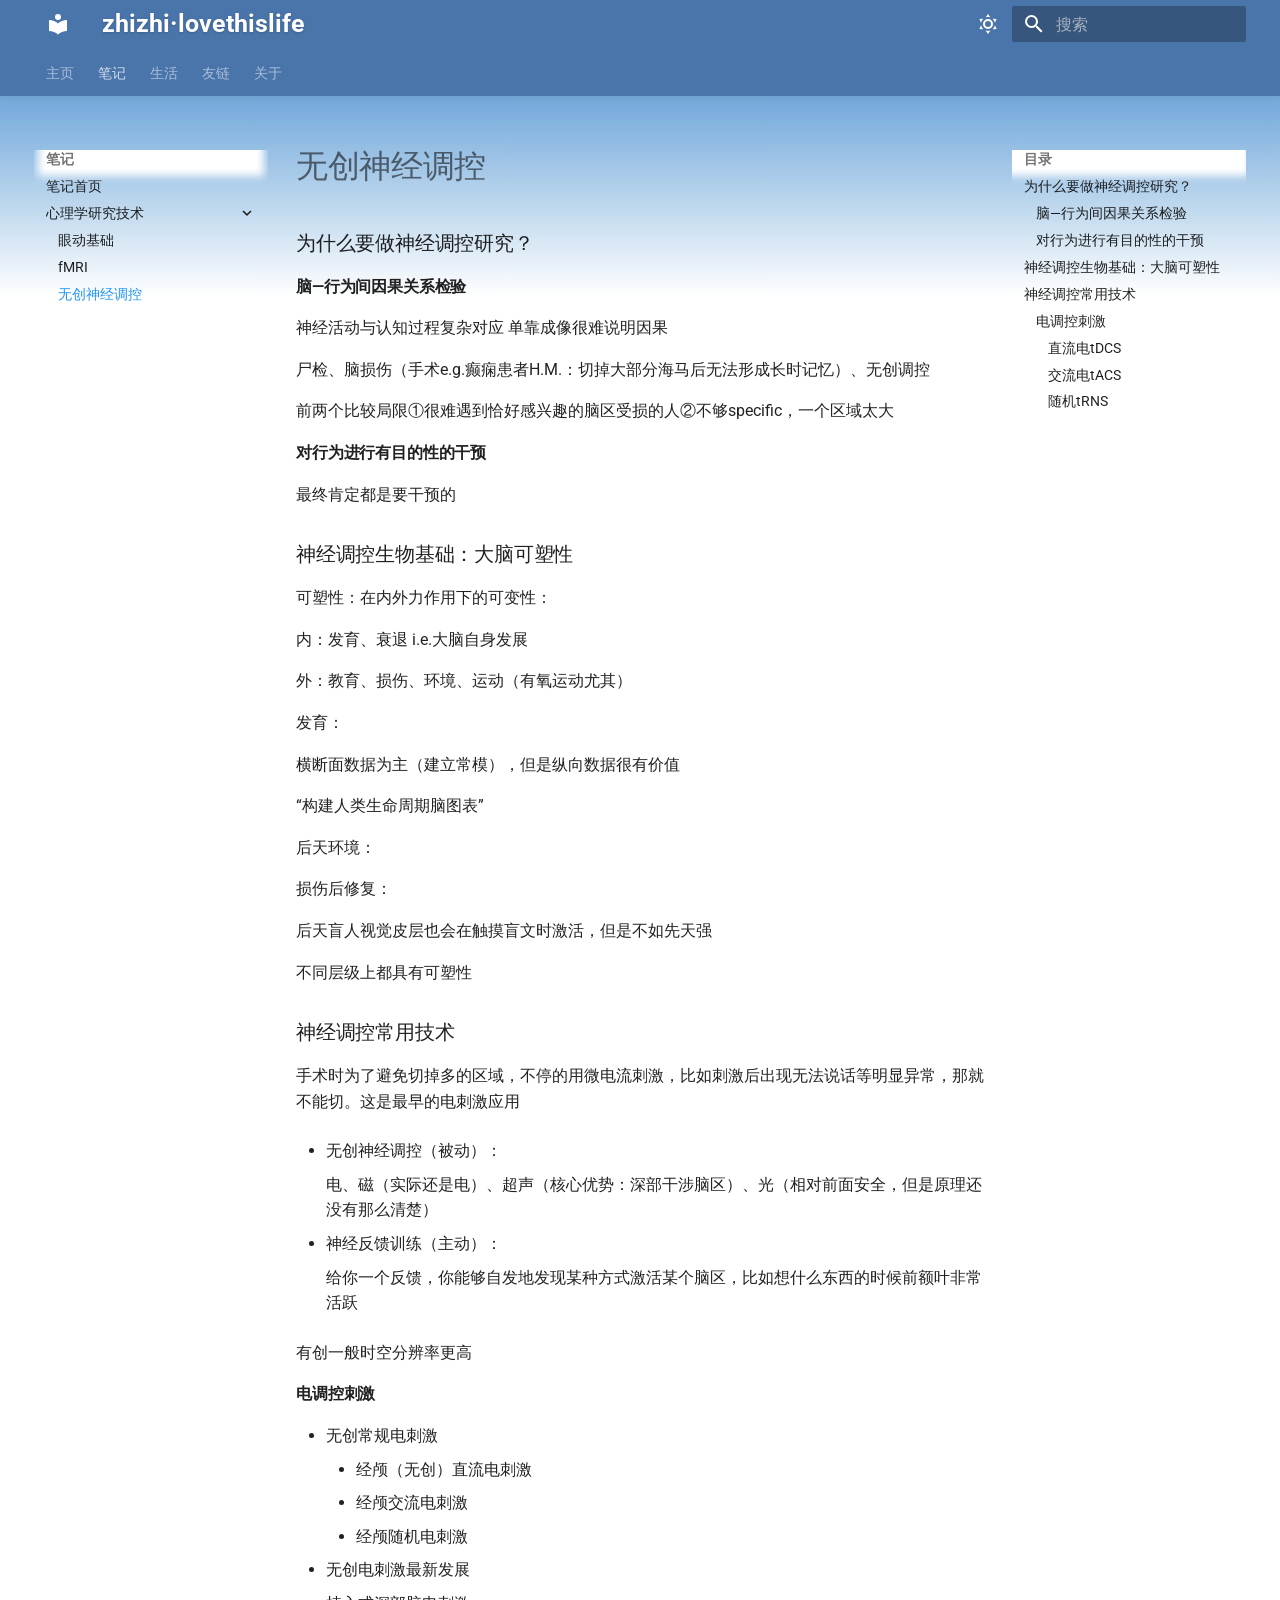
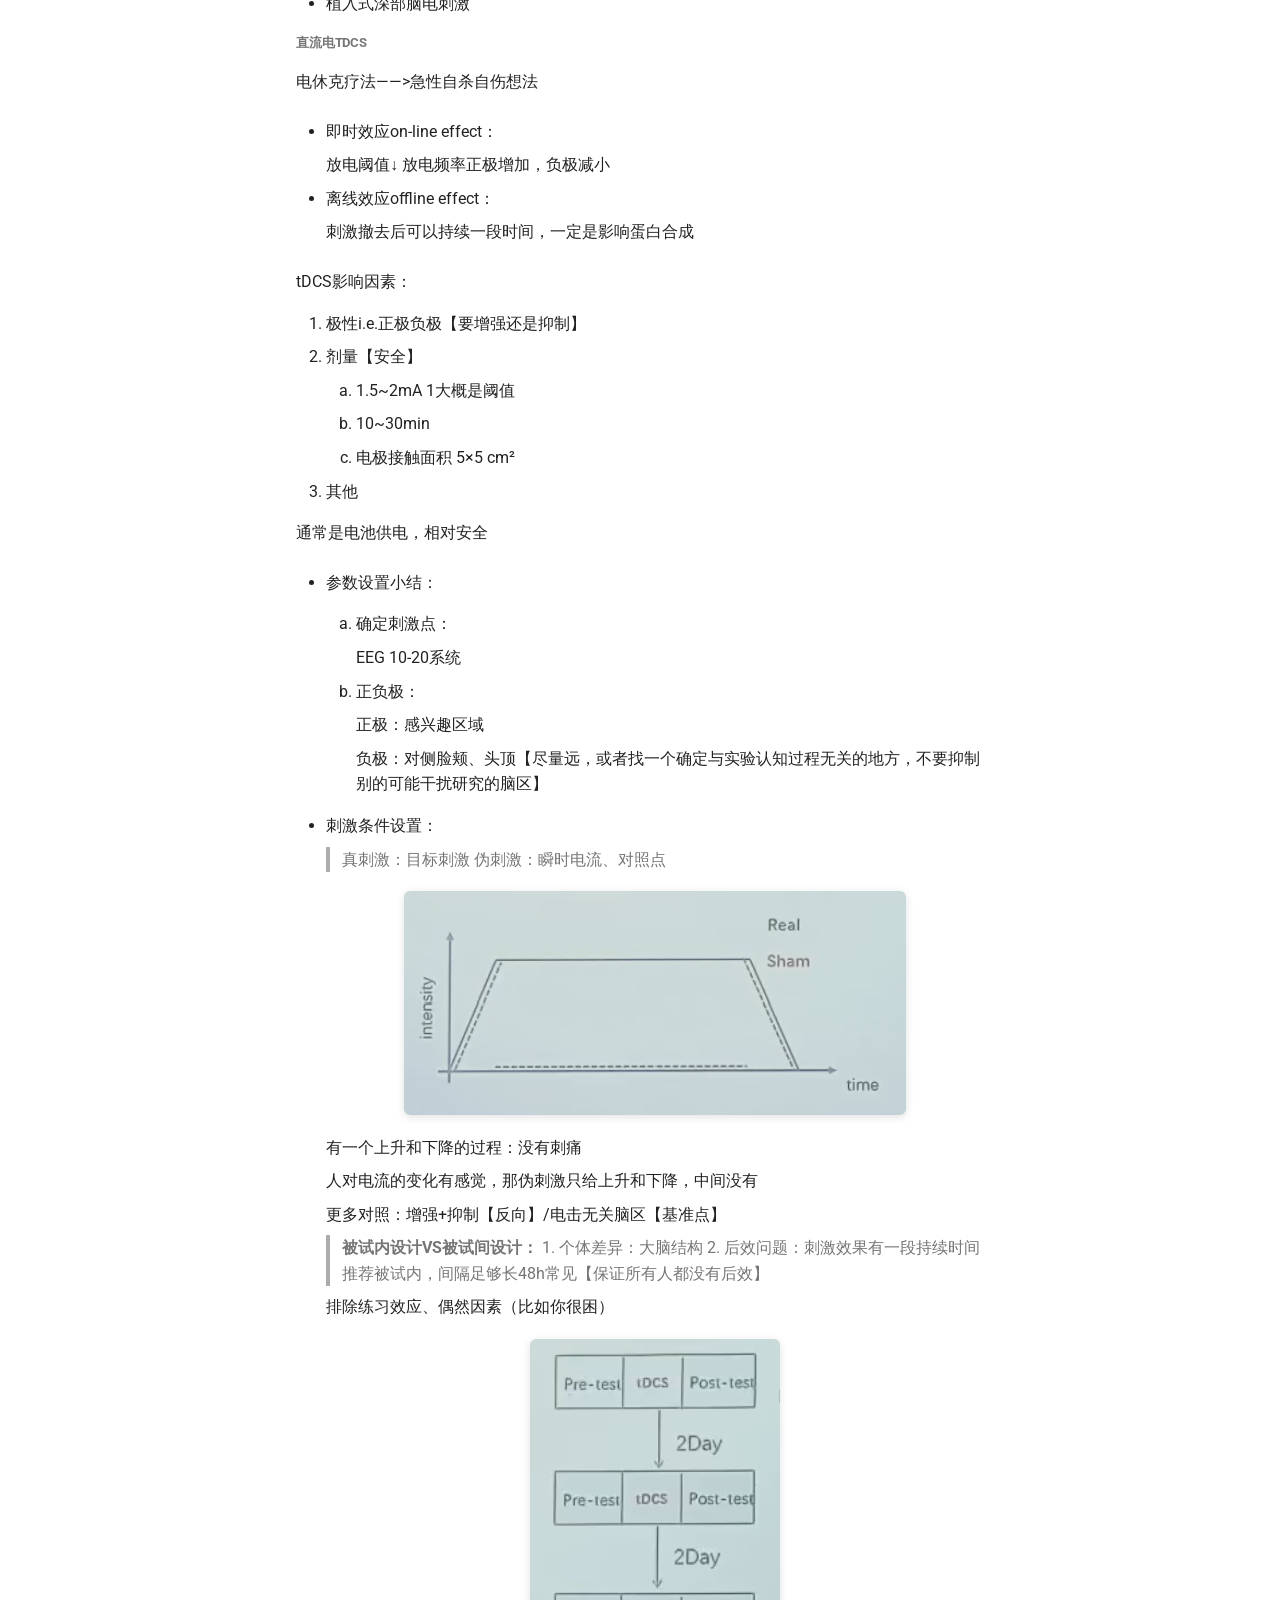
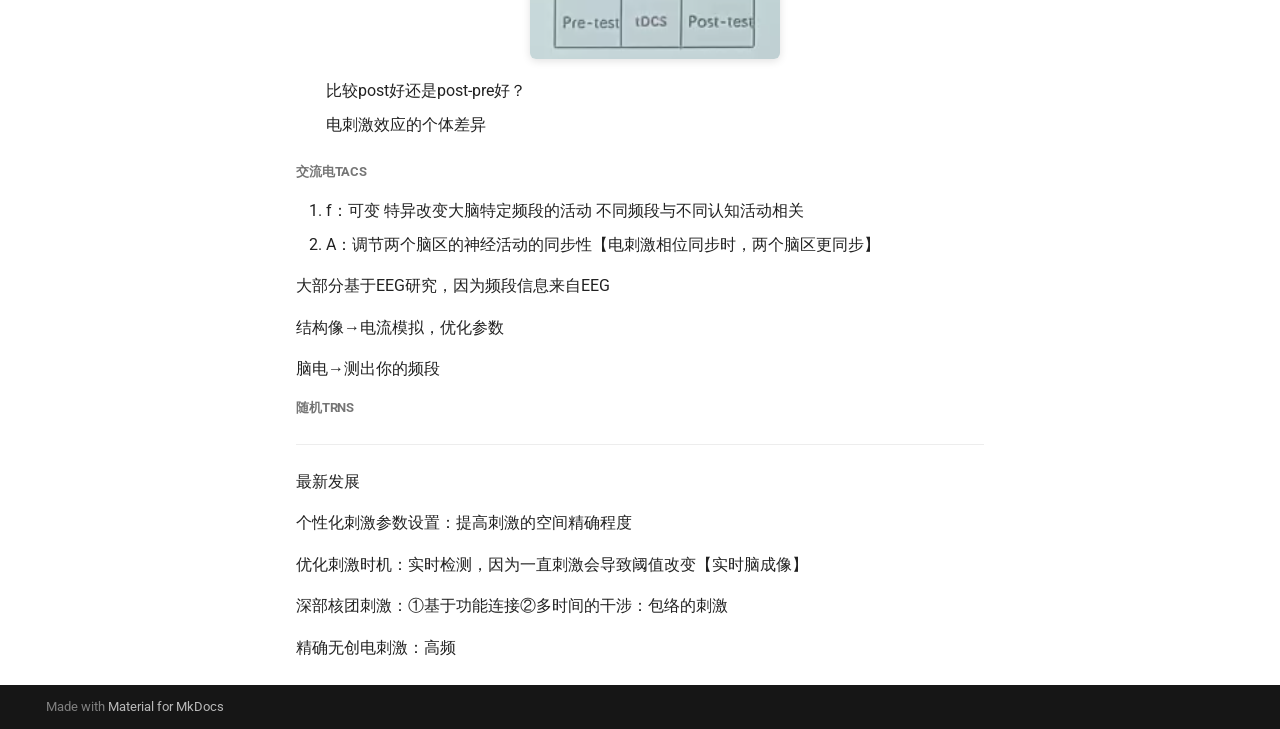
<file: course/psychtech/无创神经调控/index.html>
<!doctype html>
<html lang="zh" class="no-js">
  <head>
    
      <meta charset="utf-8">
      <meta name="viewport" content="width=device-width,initial-scale=1">
      
      
      
      
        <link rel="prev" href="../fMRI/">
      
      
        <link rel="next" href="../../../life/">
      
      
        
      
      
      <link rel="icon" href="../../../assets/images/favicon.png">
      <meta name="generator" content="mkdocs-1.6.1, mkdocs-material-9.7.7">
    
    
      
        <title>无创神经调控 - zhizhi·lovethislife</title>
      
    
    
      <link rel="stylesheet" href="../../../assets/stylesheets/main.ec1eaa64.min.css">
      
        
        <link rel="stylesheet" href="../../../assets/stylesheets/palette.ab4e12ef.min.css">
      
      


    
    
      
    
    
      
        
        
        <link rel="preconnect" href="https://fonts.gstatic.com" crossorigin>
        <link rel="stylesheet" href="https://fonts.googleapis.com/css?family=Roboto:300,300i,400,400i,700,700i%7CRoboto+Mono:400,400i,700,700i&display=fallback">
        <style>:root{--md-text-font:"Roboto";--md-code-font:"Roboto Mono"}</style>
      
    
    
      <link rel="stylesheet" href="../../../stylesheets/extra.css">
    
    <script>__md_scope=new URL("../../..",location),__md_hash=e=>[...e].reduce(((e,_)=>(e<<5)-e+_.charCodeAt(0)),0),__md_get=(e,_=localStorage,t=__md_scope)=>JSON.parse(_.getItem(t.pathname+"."+e)),__md_set=(e,_,t=localStorage,a=__md_scope)=>{try{t.setItem(a.pathname+"."+e,JSON.stringify(_))}catch(e){}}</script>
    
      

    
    
  </head>
  
  
    
    
      
    
    
    
    
    <body dir="ltr" data-md-color-scheme="default" data-md-color-primary="blue" data-md-color-accent="light-blue">
  
    
    <input class="md-toggle" data-md-toggle="drawer" type="checkbox" id="__drawer" autocomplete="off">
    <input class="md-toggle" data-md-toggle="search" type="checkbox" id="__search" autocomplete="off">
    <label class="md-overlay" for="__drawer"></label>
    <div data-md-component="skip">
      
        
        <a href="#_1" class="md-skip">
          跳转至
        </a>
      
    </div>
    <div data-md-component="announce">
      
    </div>
    
    
      

  

<header class="md-header md-header--shadow md-header--lifted" data-md-component="header">
  <nav class="md-header__inner md-grid" aria-label="页眉">
    <a href="../../.." title="zhizhi·lovethislife" class="md-header__button md-logo" aria-label="zhizhi·lovethislife" data-md-component="logo">
      
  
  <svg xmlns="http://www.w3.org/2000/svg" viewBox="0 0 24 24"><path d="M12 8a3 3 0 0 0 3-3 3 3 0 0 0-3-3 3 3 0 0 0-3 3 3 3 0 0 0 3 3m0 3.54C9.64 9.35 6.5 8 3 8v11c3.5 0 6.64 1.35 9 3.54 2.36-2.19 5.5-3.54 9-3.54V8c-3.5 0-6.64 1.35-9 3.54"/></svg>

    </a>
    <label class="md-header__button md-icon" for="__drawer">
      
      <svg xmlns="http://www.w3.org/2000/svg" viewBox="0 0 24 24"><path d="M3 6h18v2H3zm0 5h18v2H3zm0 5h18v2H3z"/></svg>
    </label>
    <div class="md-header__title" data-md-component="header-title">
      <div class="md-header__ellipsis">
        <div class="md-header__topic">
          <span class="md-ellipsis">
            zhizhi·lovethislife
          </span>
        </div>
        <div class="md-header__topic" data-md-component="header-topic">
          <span class="md-ellipsis">
            
              无创神经调控
            
          </span>
        </div>
      </div>
    </div>
    
      
        <form class="md-header__option" data-md-component="palette">
  
    
    
    
    <input class="md-option" data-md-color-media="(prefers-color-scheme: light)" data-md-color-scheme="default" data-md-color-primary="blue" data-md-color-accent="light-blue"  aria-label="切换到深色模式"  type="radio" name="__palette" id="__palette_0">
    
      <label class="md-header__button md-icon" title="切换到深色模式" for="__palette_1" hidden>
        <svg xmlns="http://www.w3.org/2000/svg" viewBox="0 0 24 24"><path d="M12 7a5 5 0 0 1 5 5 5 5 0 0 1-5 5 5 5 0 0 1-5-5 5 5 0 0 1 5-5m0 2a3 3 0 0 0-3 3 3 3 0 0 0 3 3 3 3 0 0 0 3-3 3 3 0 0 0-3-3m0-7 2.39 3.42C13.65 5.15 12.84 5 12 5s-1.65.15-2.39.42zM3.34 7l4.16-.35A7.2 7.2 0 0 0 5.94 8.5c-.44.74-.69 1.5-.83 2.29zm.02 10 1.76-3.77a7.131 7.131 0 0 0 2.38 4.14zM20.65 7l-1.77 3.79a7.02 7.02 0 0 0-2.38-4.15zm-.01 10-4.14.36c.59-.51 1.12-1.14 1.54-1.86.42-.73.69-1.5.83-2.29zM12 22l-2.41-3.44c.74.27 1.55.44 2.41.44.82 0 1.63-.17 2.37-.44z"/></svg>
      </label>
    
  
    
    
    
    <input class="md-option" data-md-color-media="(prefers-color-scheme: dark)" data-md-color-scheme="slate" data-md-color-primary="blue" data-md-color-accent="light-blue"  aria-label="切换到浅色模式"  type="radio" name="__palette" id="__palette_1">
    
      <label class="md-header__button md-icon" title="切换到浅色模式" for="__palette_0" hidden>
        <svg xmlns="http://www.w3.org/2000/svg" viewBox="0 0 24 24"><path d="m17.75 4.09-2.53 1.94.91 3.06-2.63-1.81-2.63 1.81.91-3.06-2.53-1.94L12.44 4l1.06-3 1.06 3zm3.5 6.91-1.64 1.25.59 1.98-1.7-1.17-1.7 1.17.59-1.98L15.75 11l2.06-.05L18.5 9l.69 1.95zm-2.28 4.95c.83-.08 1.72 1.1 1.19 1.85-.32.45-.66.87-1.08 1.27C15.17 23 8.84 23 4.94 19.07c-3.91-3.9-3.91-10.24 0-14.14.4-.4.82-.76 1.27-1.08.75-.53 1.93.36 1.85 1.19-.27 2.86.69 5.83 2.89 8.02a9.96 9.96 0 0 0 8.02 2.89m-1.64 2.02a12.08 12.08 0 0 1-7.8-3.47c-2.17-2.19-3.33-5-3.49-7.82-2.81 3.14-2.7 7.96.31 10.98 3.02 3.01 7.84 3.12 10.98.31"/></svg>
      </label>
    
  
</form>
      
    
    
      <script>var palette=__md_get("__palette");if(palette&&palette.color){if("(prefers-color-scheme)"===palette.color.media){var media=matchMedia("(prefers-color-scheme: light)"),input=document.querySelector(media.matches?"[data-md-color-media='(prefers-color-scheme: light)']":"[data-md-color-media='(prefers-color-scheme: dark)']");palette.color.media=input.getAttribute("data-md-color-media"),palette.color.scheme=input.getAttribute("data-md-color-scheme"),palette.color.primary=input.getAttribute("data-md-color-primary"),palette.color.accent=input.getAttribute("data-md-color-accent")}for(var[key,value]of Object.entries(palette.color))document.body.setAttribute("data-md-color-"+key,value)}</script>
    
    
    
      
      
        <label class="md-header__button md-icon" for="__search">
          
          <svg xmlns="http://www.w3.org/2000/svg" viewBox="0 0 24 24"><path d="M9.5 3A6.5 6.5 0 0 1 16 9.5c0 1.61-.59 3.09-1.56 4.23l.27.27h.79l5 5-1.5 1.5-5-5v-.79l-.27-.27A6.52 6.52 0 0 1 9.5 16 6.5 6.5 0 0 1 3 9.5 6.5 6.5 0 0 1 9.5 3m0 2C7 5 5 7 5 9.5S7 14 9.5 14 14 12 14 9.5 12 5 9.5 5"/></svg>
        </label>
        <div class="md-search" data-md-component="search" role="dialog">
  <label class="md-search__overlay" for="__search"></label>
  <div class="md-search__inner" role="search">
    <form class="md-search__form" name="search">
      <input type="text" class="md-search__input" name="query" aria-label="搜索" placeholder="搜索" autocapitalize="off" autocorrect="off" autocomplete="off" spellcheck="false" data-md-component="search-query" required>
      <label class="md-search__icon md-icon" for="__search">
        
        <svg xmlns="http://www.w3.org/2000/svg" viewBox="0 0 24 24"><path d="M9.5 3A6.5 6.5 0 0 1 16 9.5c0 1.61-.59 3.09-1.56 4.23l.27.27h.79l5 5-1.5 1.5-5-5v-.79l-.27-.27A6.52 6.52 0 0 1 9.5 16 6.5 6.5 0 0 1 3 9.5 6.5 6.5 0 0 1 9.5 3m0 2C7 5 5 7 5 9.5S7 14 9.5 14 14 12 14 9.5 12 5 9.5 5"/></svg>
        
        <svg xmlns="http://www.w3.org/2000/svg" viewBox="0 0 24 24"><path d="M20 11v2H8l5.5 5.5-1.42 1.42L4.16 12l7.92-7.92L13.5 5.5 8 11z"/></svg>
      </label>
      <nav class="md-search__options" aria-label="查找">
        
        <button type="reset" class="md-search__icon md-icon" title="清空当前内容" aria-label="清空当前内容" tabindex="-1">
          
          <svg xmlns="http://www.w3.org/2000/svg" viewBox="0 0 24 24"><path d="M19 6.41 17.59 5 12 10.59 6.41 5 5 6.41 10.59 12 5 17.59 6.41 19 12 13.41 17.59 19 19 17.59 13.41 12z"/></svg>
        </button>
      </nav>
      
    </form>
    <div class="md-search__output">
      <div class="md-search__scrollwrap" tabindex="0" data-md-scrollfix>
        <div class="md-search-result" data-md-component="search-result">
          <div class="md-search-result__meta">
            正在初始化搜索引擎
          </div>
          <ol class="md-search-result__list" role="presentation"></ol>
        </div>
      </div>
    </div>
  </div>
</div>
      
    
    
  </nav>
  
    
      
<nav class="md-tabs" aria-label="标签" data-md-component="tabs">
  <div class="md-grid">
    <ul class="md-tabs__list">
      
        
  
  
  
  
    <li class="md-tabs__item">
      <a href="../../.." class="md-tabs__link">
        
  
  
    
  
  主页

      </a>
    </li>
  

      
        
  
  
  
    
  
  
    
    
      <li class="md-tabs__item md-tabs__item--active">
        <a href="../../" class="md-tabs__link">
          
  
  
  笔记

        </a>
      </li>
    
  

      
        
  
  
  
  
    
    
      <li class="md-tabs__item">
        <a href="../../../life/" class="md-tabs__link">
          
  
  
  生活

        </a>
      </li>
    
  

      
        
  
  
  
  
    <li class="md-tabs__item">
      <a href="../../../friends/" class="md-tabs__link">
        
  
  
    
  
  友链

      </a>
    </li>
  

      
        
  
  
  
  
    <li class="md-tabs__item">
      <a href="../../../about/" class="md-tabs__link">
        
  
  
    
  
  关于

      </a>
    </li>
  

      
    </ul>
  </div>
</nav>
    
  
</header>
    
    <div class="md-container" data-md-component="container">
      
      
        
      
      <main class="md-main" data-md-component="main">
        <div class="md-main__inner md-grid">
          
            
              
              <div class="md-sidebar md-sidebar--primary" data-md-component="sidebar" data-md-type="navigation" >
                <div class="md-sidebar__scrollwrap">
                  <div class="md-sidebar__inner">
                    


  


<nav class="md-nav md-nav--primary md-nav--lifted" aria-label="导航栏" data-md-level="0">
  <label class="md-nav__title" for="__drawer">
    <a href="../../.." title="zhizhi·lovethislife" class="md-nav__button md-logo" aria-label="zhizhi·lovethislife" data-md-component="logo">
      
  
  <svg xmlns="http://www.w3.org/2000/svg" viewBox="0 0 24 24"><path d="M12 8a3 3 0 0 0 3-3 3 3 0 0 0-3-3 3 3 0 0 0-3 3 3 3 0 0 0 3 3m0 3.54C9.64 9.35 6.5 8 3 8v11c3.5 0 6.64 1.35 9 3.54 2.36-2.19 5.5-3.54 9-3.54V8c-3.5 0-6.64 1.35-9 3.54"/></svg>

    </a>
    zhizhi·lovethislife
  </label>
  
  <ul class="md-nav__list" data-md-scrollfix>
    
      
      
  
  
  
  
    <li class="md-nav__item">
      <a href="../../.." class="md-nav__link">
        
  
  
  <span class="md-ellipsis">
    
  
    主页
  

    
  </span>
  
  

      </a>
    </li>
  

    
      
      
  
  
    
  
  
  
    
    
    
    
      
        
        
      
      
    
    
    <li class="md-nav__item md-nav__item--active md-nav__item--section md-nav__item--nested">
      
        
        
        <input class="md-nav__toggle md-toggle " type="checkbox" id="__nav_2" checked>
        
          
          <label class="md-nav__link" for="__nav_2" id="__nav_2_label" tabindex="">
            
  
  
  <span class="md-ellipsis">
    
  
    笔记
  

    
  </span>
  
  

            <span class="md-nav__icon md-icon"></span>
          </label>
        
        <nav class="md-nav" data-md-level="1" aria-labelledby="__nav_2_label" aria-expanded="true">
          <label class="md-nav__title" for="__nav_2">
            <span class="md-nav__icon md-icon"></span>
            
  
    笔记
  

          </label>
          <ul class="md-nav__list" data-md-scrollfix>
            
              
                
  
  
  
  
    <li class="md-nav__item">
      <a href="../../" class="md-nav__link">
        
  
  
  <span class="md-ellipsis">
    
  
    笔记首页
  

    
  </span>
  
  

      </a>
    </li>
  

              
            
              
                
  
  
    
  
  
  
    
    
    
    
      
      
    
    
    <li class="md-nav__item md-nav__item--active md-nav__item--nested">
      
        
        
        <input class="md-nav__toggle md-toggle " type="checkbox" id="__nav_2_2" checked>
        
          
          <label class="md-nav__link" for="__nav_2_2" id="__nav_2_2_label" tabindex="0">
            
  
  
  <span class="md-ellipsis">
    
  
    心理学研究技术
  

    
  </span>
  
  

            <span class="md-nav__icon md-icon"></span>
          </label>
        
        <nav class="md-nav" data-md-level="2" aria-labelledby="__nav_2_2_label" aria-expanded="true">
          <label class="md-nav__title" for="__nav_2_2">
            <span class="md-nav__icon md-icon"></span>
            
  
    心理学研究技术
  

          </label>
          <ul class="md-nav__list" data-md-scrollfix>
            
              
                
  
  
  
  
    <li class="md-nav__item">
      <a href="../%E7%9C%BC%E5%8A%A8%E5%9F%BA%E7%A1%80/" class="md-nav__link">
        
  
  
  <span class="md-ellipsis">
    
  
    眼动基础
  

    
  </span>
  
  

      </a>
    </li>
  

              
            
              
                
  
  
  
  
    <li class="md-nav__item">
      <a href="../fMRI/" class="md-nav__link">
        
  
  
  <span class="md-ellipsis">
    
  
    fMRI
  

    
  </span>
  
  

      </a>
    </li>
  

              
            
              
                
  
  
    
  
  
  
    <li class="md-nav__item md-nav__item--active">
      
      <input class="md-nav__toggle md-toggle" type="checkbox" id="__toc">
      
      
        
      
      
        <label class="md-nav__link md-nav__link--active" for="__toc">
          
  
  
  <span class="md-ellipsis">
    
  
    无创神经调控
  

    
  </span>
  
  

          <span class="md-nav__icon md-icon"></span>
        </label>
      
      <a href="./" class="md-nav__link md-nav__link--active">
        
  
  
  <span class="md-ellipsis">
    
  
    无创神经调控
  

    
  </span>
  
  

      </a>
      
        

<nav class="md-nav md-nav--secondary" aria-label="目录">
  
  
  
    
  
  
    <label class="md-nav__title" for="__toc">
      <span class="md-nav__icon md-icon"></span>
      目录
    </label>
    <ul class="md-nav__list" data-md-component="toc" data-md-scrollfix>
      
        <li class="md-nav__item">
  <a href="#_2" class="md-nav__link">
    <span class="md-ellipsis">
      
        为什么要做神经调控研究？
      
    </span>
  </a>
  
    <nav class="md-nav" aria-label="为什么要做神经调控研究？">
      <ul class="md-nav__list">
        
          <li class="md-nav__item">
  <a href="#_3" class="md-nav__link">
    <span class="md-ellipsis">
      
        脑—行为间因果关系检验
      
    </span>
  </a>
  
</li>
        
          <li class="md-nav__item">
  <a href="#_4" class="md-nav__link">
    <span class="md-ellipsis">
      
        对行为进行有目的性的干预
      
    </span>
  </a>
  
</li>
        
      </ul>
    </nav>
  
</li>
      
        <li class="md-nav__item">
  <a href="#_5" class="md-nav__link">
    <span class="md-ellipsis">
      
        神经调控生物基础：大脑可塑性
      
    </span>
  </a>
  
</li>
      
        <li class="md-nav__item">
  <a href="#_6" class="md-nav__link">
    <span class="md-ellipsis">
      
        神经调控常用技术
      
    </span>
  </a>
  
    <nav class="md-nav" aria-label="神经调控常用技术">
      <ul class="md-nav__list">
        
          <li class="md-nav__item">
  <a href="#_7" class="md-nav__link">
    <span class="md-ellipsis">
      
        电调控刺激
      
    </span>
  </a>
  
    <nav class="md-nav" aria-label="电调控刺激">
      <ul class="md-nav__list">
        
          <li class="md-nav__item">
  <a href="#tdcs" class="md-nav__link">
    <span class="md-ellipsis">
      
        直流电tDCS
      
    </span>
  </a>
  
</li>
        
          <li class="md-nav__item">
  <a href="#tacs" class="md-nav__link">
    <span class="md-ellipsis">
      
        交流电tACS
      
    </span>
  </a>
  
</li>
        
          <li class="md-nav__item">
  <a href="#trns" class="md-nav__link">
    <span class="md-ellipsis">
      
        随机tRNS
      
    </span>
  </a>
  
</li>
        
      </ul>
    </nav>
  
</li>
        
      </ul>
    </nav>
  
</li>
      
    </ul>
  
</nav>
      
    </li>
  

              
            
          </ul>
        </nav>
      
    </li>
  

              
            
          </ul>
        </nav>
      
    </li>
  

    
      
      
  
  
  
  
    
    
    
    
      
      
    
    
    <li class="md-nav__item md-nav__item--nested">
      
        
        
        <input class="md-nav__toggle md-toggle " type="checkbox" id="__nav_3" >
        
          
          <label class="md-nav__link" for="__nav_3" id="__nav_3_label" tabindex="0">
            
  
  
  <span class="md-ellipsis">
    
  
    生活
  

    
  </span>
  
  

            <span class="md-nav__icon md-icon"></span>
          </label>
        
        <nav class="md-nav" data-md-level="1" aria-labelledby="__nav_3_label" aria-expanded="false">
          <label class="md-nav__title" for="__nav_3">
            <span class="md-nav__icon md-icon"></span>
            
  
    生活
  

          </label>
          <ul class="md-nav__list" data-md-scrollfix>
            
              
                
  
  
  
  
    <li class="md-nav__item">
      <a href="../../../life/" class="md-nav__link">
        
  
  
  <span class="md-ellipsis">
    
  
    生活首页
  

    
  </span>
  
  

      </a>
    </li>
  

              
            
              
                
  
  
  
  
    <li class="md-nav__item">
      <a href="../../../life/dance/" class="md-nav__link">
        
  
  
  <span class="md-ellipsis">
    
  
    舞蹈
  

    
  </span>
  
  

      </a>
    </li>
  

              
            
              
                
  
  
  
  
    <li class="md-nav__item">
      <a href="../../../life/playlist/" class="md-nav__link">
        
  
  
  <span class="md-ellipsis">
    
  
    歌单
  

    
  </span>
  
  

      </a>
    </li>
  

              
            
              
                
  
  
  
  
    <li class="md-nav__item">
      <a href="../../../life/books/" class="md-nav__link">
        
  
  
  <span class="md-ellipsis">
    
  
    书单
  

    
  </span>
  
  

      </a>
    </li>
  

              
            
          </ul>
        </nav>
      
    </li>
  

    
      
      
  
  
  
  
    <li class="md-nav__item">
      <a href="../../../friends/" class="md-nav__link">
        
  
  
  <span class="md-ellipsis">
    
  
    友链
  

    
  </span>
  
  

      </a>
    </li>
  

    
      
      
  
  
  
  
    <li class="md-nav__item">
      <a href="../../../about/" class="md-nav__link">
        
  
  
  <span class="md-ellipsis">
    
  
    关于
  

    
  </span>
  
  

      </a>
    </li>
  

    
  </ul>
</nav>
                  </div>
                </div>
              </div>
            
            
              
              <div class="md-sidebar md-sidebar--secondary" data-md-component="sidebar" data-md-type="toc" >
                <div class="md-sidebar__scrollwrap">
                  <div class="md-sidebar__inner">
                    

<nav class="md-nav md-nav--secondary" aria-label="目录">
  
  
  
    
  
  
    <label class="md-nav__title" for="__toc">
      <span class="md-nav__icon md-icon"></span>
      目录
    </label>
    <ul class="md-nav__list" data-md-component="toc" data-md-scrollfix>
      
        <li class="md-nav__item">
  <a href="#_2" class="md-nav__link">
    <span class="md-ellipsis">
      
        为什么要做神经调控研究？
      
    </span>
  </a>
  
    <nav class="md-nav" aria-label="为什么要做神经调控研究？">
      <ul class="md-nav__list">
        
          <li class="md-nav__item">
  <a href="#_3" class="md-nav__link">
    <span class="md-ellipsis">
      
        脑—行为间因果关系检验
      
    </span>
  </a>
  
</li>
        
          <li class="md-nav__item">
  <a href="#_4" class="md-nav__link">
    <span class="md-ellipsis">
      
        对行为进行有目的性的干预
      
    </span>
  </a>
  
</li>
        
      </ul>
    </nav>
  
</li>
      
        <li class="md-nav__item">
  <a href="#_5" class="md-nav__link">
    <span class="md-ellipsis">
      
        神经调控生物基础：大脑可塑性
      
    </span>
  </a>
  
</li>
      
        <li class="md-nav__item">
  <a href="#_6" class="md-nav__link">
    <span class="md-ellipsis">
      
        神经调控常用技术
      
    </span>
  </a>
  
    <nav class="md-nav" aria-label="神经调控常用技术">
      <ul class="md-nav__list">
        
          <li class="md-nav__item">
  <a href="#_7" class="md-nav__link">
    <span class="md-ellipsis">
      
        电调控刺激
      
    </span>
  </a>
  
    <nav class="md-nav" aria-label="电调控刺激">
      <ul class="md-nav__list">
        
          <li class="md-nav__item">
  <a href="#tdcs" class="md-nav__link">
    <span class="md-ellipsis">
      
        直流电tDCS
      
    </span>
  </a>
  
</li>
        
          <li class="md-nav__item">
  <a href="#tacs" class="md-nav__link">
    <span class="md-ellipsis">
      
        交流电tACS
      
    </span>
  </a>
  
</li>
        
          <li class="md-nav__item">
  <a href="#trns" class="md-nav__link">
    <span class="md-ellipsis">
      
        随机tRNS
      
    </span>
  </a>
  
</li>
        
      </ul>
    </nav>
  
</li>
        
      </ul>
    </nav>
  
</li>
      
    </ul>
  
</nav>
                  </div>
                </div>
              </div>
            
          
          
            <div class="md-content" data-md-component="content">
              
              <article class="md-content__inner md-typeset">
                
                  



<h1 id="_1">无创神经调控</h1>
<h3 id="_2">为什么要做神经调控研究？</h3>
<h4 id="_3">脑—行为间因果关系检验</h4>
<p>神经活动与认知过程复杂对应  单靠成像很难说明因果</p>
<p>尸检、脑损伤（手术e.g.癫痫患者H.M.：切掉大部分海马后无法形成长时记忆）、无创调控</p>
<p>前两个比较局限①很难遇到恰好感兴趣的脑区受损的人②不够specific，一个区域太大</p>
<h4 id="_4">对行为进行有目的性的<strong>干预</strong></h4>
<p>最终肯定都是要干预的</p>
<h3 id="_5">神经调控生物基础：大脑可塑性</h3>
<p>可塑性：在内外力作用下的可变性：</p>
<p>内：发育、衰退   i.e.大脑自身发展</p>
<p>外：教育、损伤、环境、运动（有氧运动尤其）</p>
<p>发育：</p>
<p>横断面数据为主（建立常模），但是纵向数据很有价值</p>
<p>“构建人类生命周期脑图表”</p>
<p>后天环境：</p>
<p>损伤后修复：</p>
<p>后天盲人视觉皮层也会在触摸盲文时激活，但是不如先天强</p>
<p>不同层级上都具有可塑性</p>
<h3 id="_6">神经调控常用技术</h3>
<p>手术时为了避免切掉多的区域，不停的用微电流刺激，比如刺激后出现无法说话等明显异常，那就不能切。这是最早的电刺激应用</p>
<ul>
<li>
<p>无创神经调控（被动）：</p>
<p>电、磁（实际还是电）、超声（核心优势：深部干涉脑区）、光（相对前面安全，但是原理还没有那么清楚）</p>
</li>
<li>
<p>神经反馈训练（主动）：</p>
<p>给你一个反馈，你能够自发地发现某种方式激活某个脑区，比如想什么东西的时候前额叶非常活跃</p>
</li>
</ul>
<p>有创一般时空分辨率更高</p>
<h4 id="_7">电调控刺激</h4>
<ul>
<li>无创常规电刺激<ul>
<li>经颅（无创）直流电刺激</li>
<li>经颅交流电刺激</li>
<li>经颅随机电刺激</li>
</ul>
</li>
<li>无创电刺激最新发展</li>
<li>植入式深部脑电刺激</li>
</ul>
<h5 id="tdcs">直流电tDCS</h5>
<p>电休克疗法——&gt;急性自杀自伤想法</p>
<ul>
<li>
<p>即时效应on-line effect：</p>
<p>放电阈值↓    放电频率正极增加，负极减小</p>
</li>
<li>
<p>离线效应offline effect：</p>
<p>刺激撤去后可以持续一段时间，一定是影响蛋白合成</p>
</li>
</ul>
<p>tDCS影响因素：</p>
<ol>
<li>极性i.e.正极负极【要增强还是抑制】</li>
<li>剂量【安全】<ol>
<li>1.5~2mA   1大概是阈值</li>
<li>10~30min</li>
<li>电极接触面积 5×5 cm²</li>
</ol>
</li>
<li>其他</li>
</ol>
<p>通常是电池供电，相对安全</p>
<ul>
<li>
<p>参数设置小结：</p>
<ol>
<li>
<p>确定刺激点：</p>
<p>EEG 10-20系统</p>
</li>
<li>
<p>正负极：</p>
<p>正极：感兴趣区域</p>
<p>负极：对侧脸颊、头顶【尽量远，或者找一个确定与实验认知过程无关的地方，不要抑制别的可能干扰研究的脑区】</p>
</li>
</ol>
</li>
<li>
<p>刺激条件设置：</p>
<blockquote>
<p>真刺激：目标刺激
伪刺激：瞬时电流、对照点</p>
</blockquote>
<p><img alt="image.png" src="image.png" /></p>
<p>有一个上升和下降的过程：没有刺痛</p>
<p>人对电流的变化有感觉，那伪刺激只给上升和下降，中间没有</p>
<p>更多对照：增强+抑制【反向】/电击无关脑区【基准点】</p>
<blockquote>
<p><strong>被试内设计VS被试间设计：</strong>
1. 个体差异：大脑结构
2. 后效问题：刺激效果有一段持续时间
推荐被试内，间隔足够长48h常见【保证所有人都没有后效】</p>
</blockquote>
<p>排除练习效应、偶然因素（比如你很困）</p>
<p><img alt="image.png" src="image%201.png" /></p>
<p>比较post好还是post-pre好？</p>
<p>电刺激效应的个体差异</p>
</li>
</ul>
<h5 id="tacs">交流电tACS</h5>
<ol>
<li>f：可变  特异改变大脑特定频段的活动   不同频段与不同认知活动相关</li>
<li>A：调节两个脑区的神经活动的同步性【电刺激相位同步时，两个脑区更同步】</li>
</ol>
<p>大部分基于EEG研究，因为频段信息来自EEG</p>
<p>结构像→电流模拟，优化参数</p>
<p>脑电→测出你的频段</p>
<h5 id="trns">随机tRNS</h5>
<hr />
<p>最新发展</p>
<p>个性化刺激参数设置：提高刺激的空间精确程度</p>
<p>优化刺激时机：实时检测，因为一直刺激会导致阈值改变【实时脑成像】</p>
<p>深部核团刺激：①基于功能连接②多时间的干涉：包络的刺激</p>
<p>精确无创电刺激：高频</p>












                
              </article>
            </div>
          
          
<script>var target=document.getElementById(location.hash.slice(1));target&&target.name&&(target.checked=target.name.startsWith("__tabbed_"))</script>
        </div>
        
      </main>
      
        <footer class="md-footer">
  
  <div class="md-footer-meta md-typeset">
    <div class="md-footer-meta__inner md-grid">
      <div class="md-copyright">
  
  
    Made with
    <a href="https://squidfunk.github.io/mkdocs-material/" target="_blank" rel="noopener">
      Material for MkDocs
    </a>
  
</div>
      
    </div>
  </div>
</footer>
      
    </div>
    <div class="md-dialog" data-md-component="dialog">
      <div class="md-dialog__inner md-typeset"></div>
    </div>
    
    
    
      
      
      <script id="__config" type="application/json">{"annotate": null, "base": "../../..", "features": ["navigation.tabs", "navigation.tabs.sticky"], "search": "../../../assets/javascripts/workers/search.2c215733.min.js", "tags": null, "translations": {"clipboard.copied": "\u5df2\u590d\u5236", "clipboard.copy": "\u590d\u5236", "search.result.more.one": "\u5728\u8be5\u9875\u4e0a\u8fd8\u6709 1 \u4e2a\u7b26\u5408\u6761\u4ef6\u7684\u7ed3\u679c", "search.result.more.other": "\u5728\u8be5\u9875\u4e0a\u8fd8\u6709 # \u4e2a\u7b26\u5408\u6761\u4ef6\u7684\u7ed3\u679c", "search.result.none": "\u6ca1\u6709\u627e\u5230\u7b26\u5408\u6761\u4ef6\u7684\u7ed3\u679c", "search.result.one": "\u627e\u5230 1 \u4e2a\u7b26\u5408\u6761\u4ef6\u7684\u7ed3\u679c", "search.result.other": "# \u4e2a\u7b26\u5408\u6761\u4ef6\u7684\u7ed3\u679c", "search.result.placeholder": "\u952e\u5165\u4ee5\u5f00\u59cb\u641c\u7d22", "search.result.term.missing": "\u7f3a\u5c11", "select.version": "\u9009\u62e9\u5f53\u524d\u7248\u672c"}, "version": null}</script>
    
    
      <script src="../../../assets/javascripts/bundle.d7400e89.min.js"></script>
      
        <script src="https://busuanzi.ibruce.info/busuanzi/2.3/busuanzi.pure.mini.js"></script>
      
    
  </body>
</html>
</file>
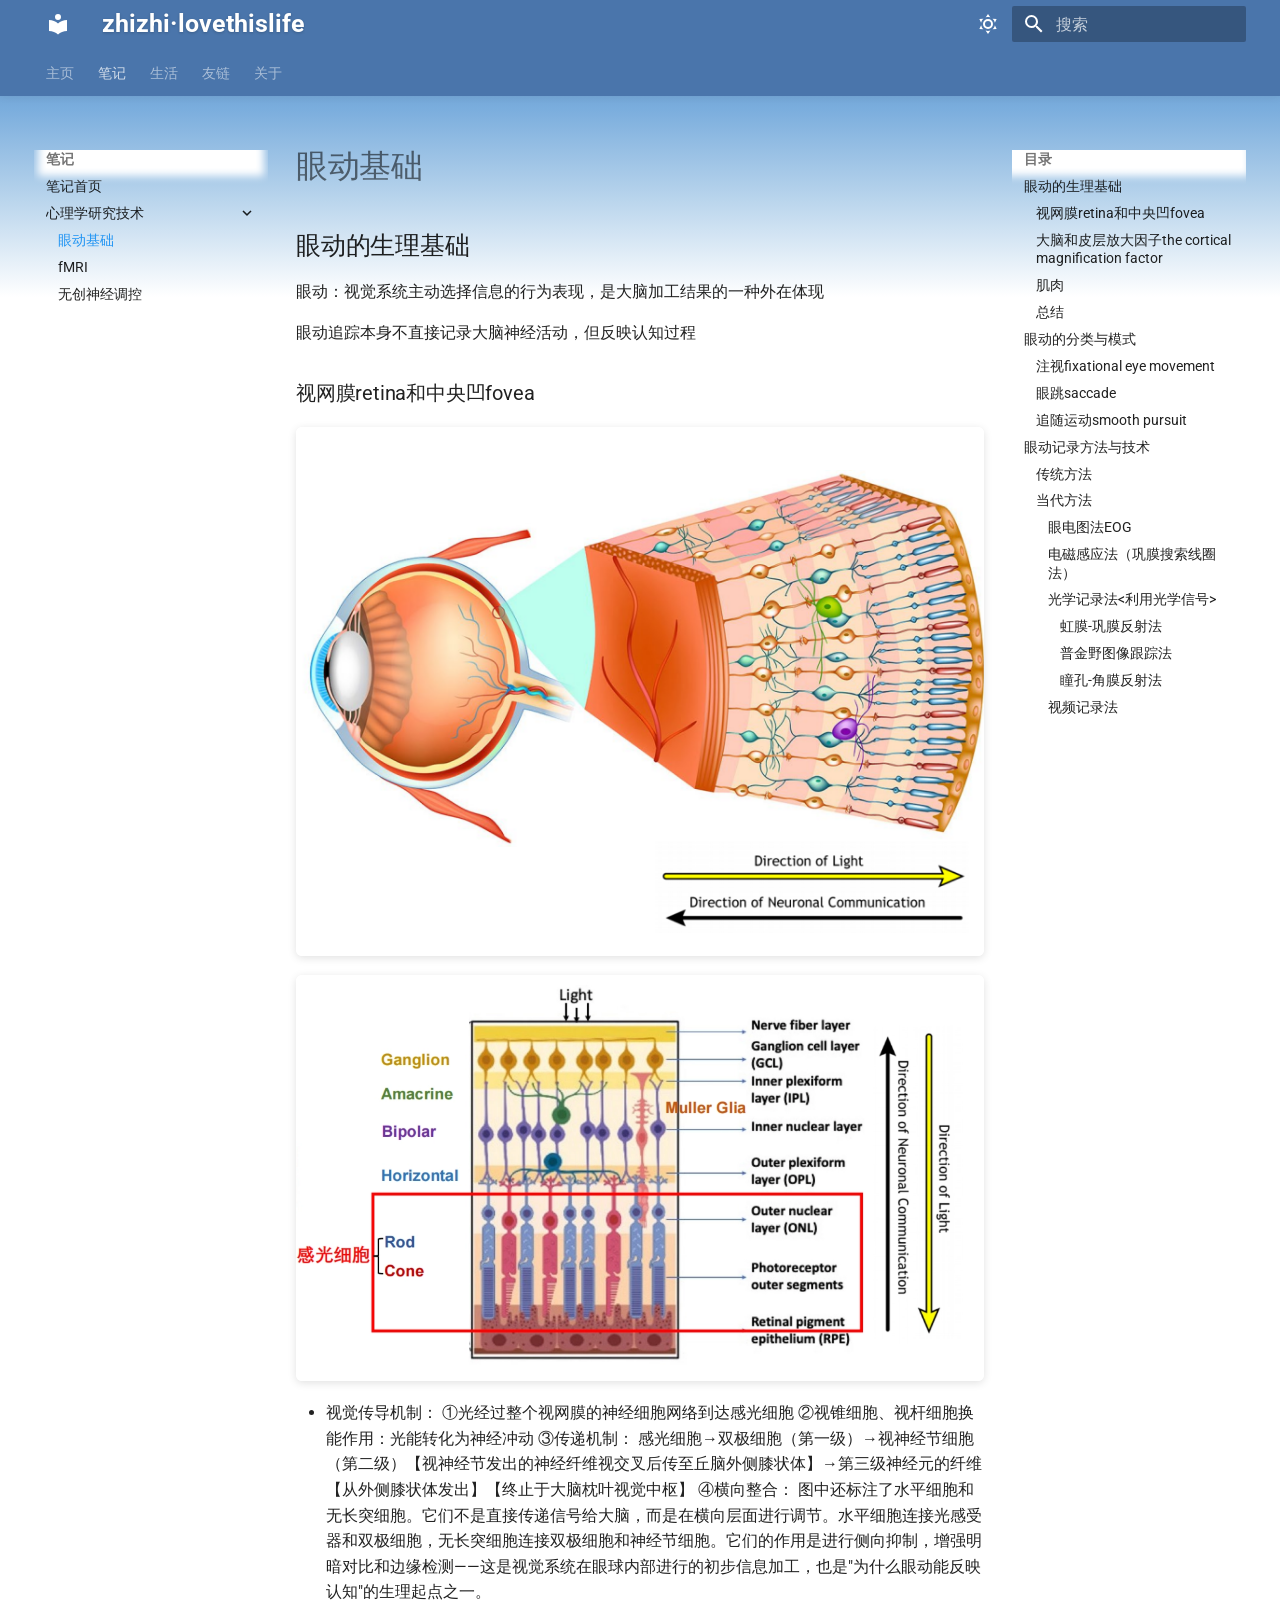
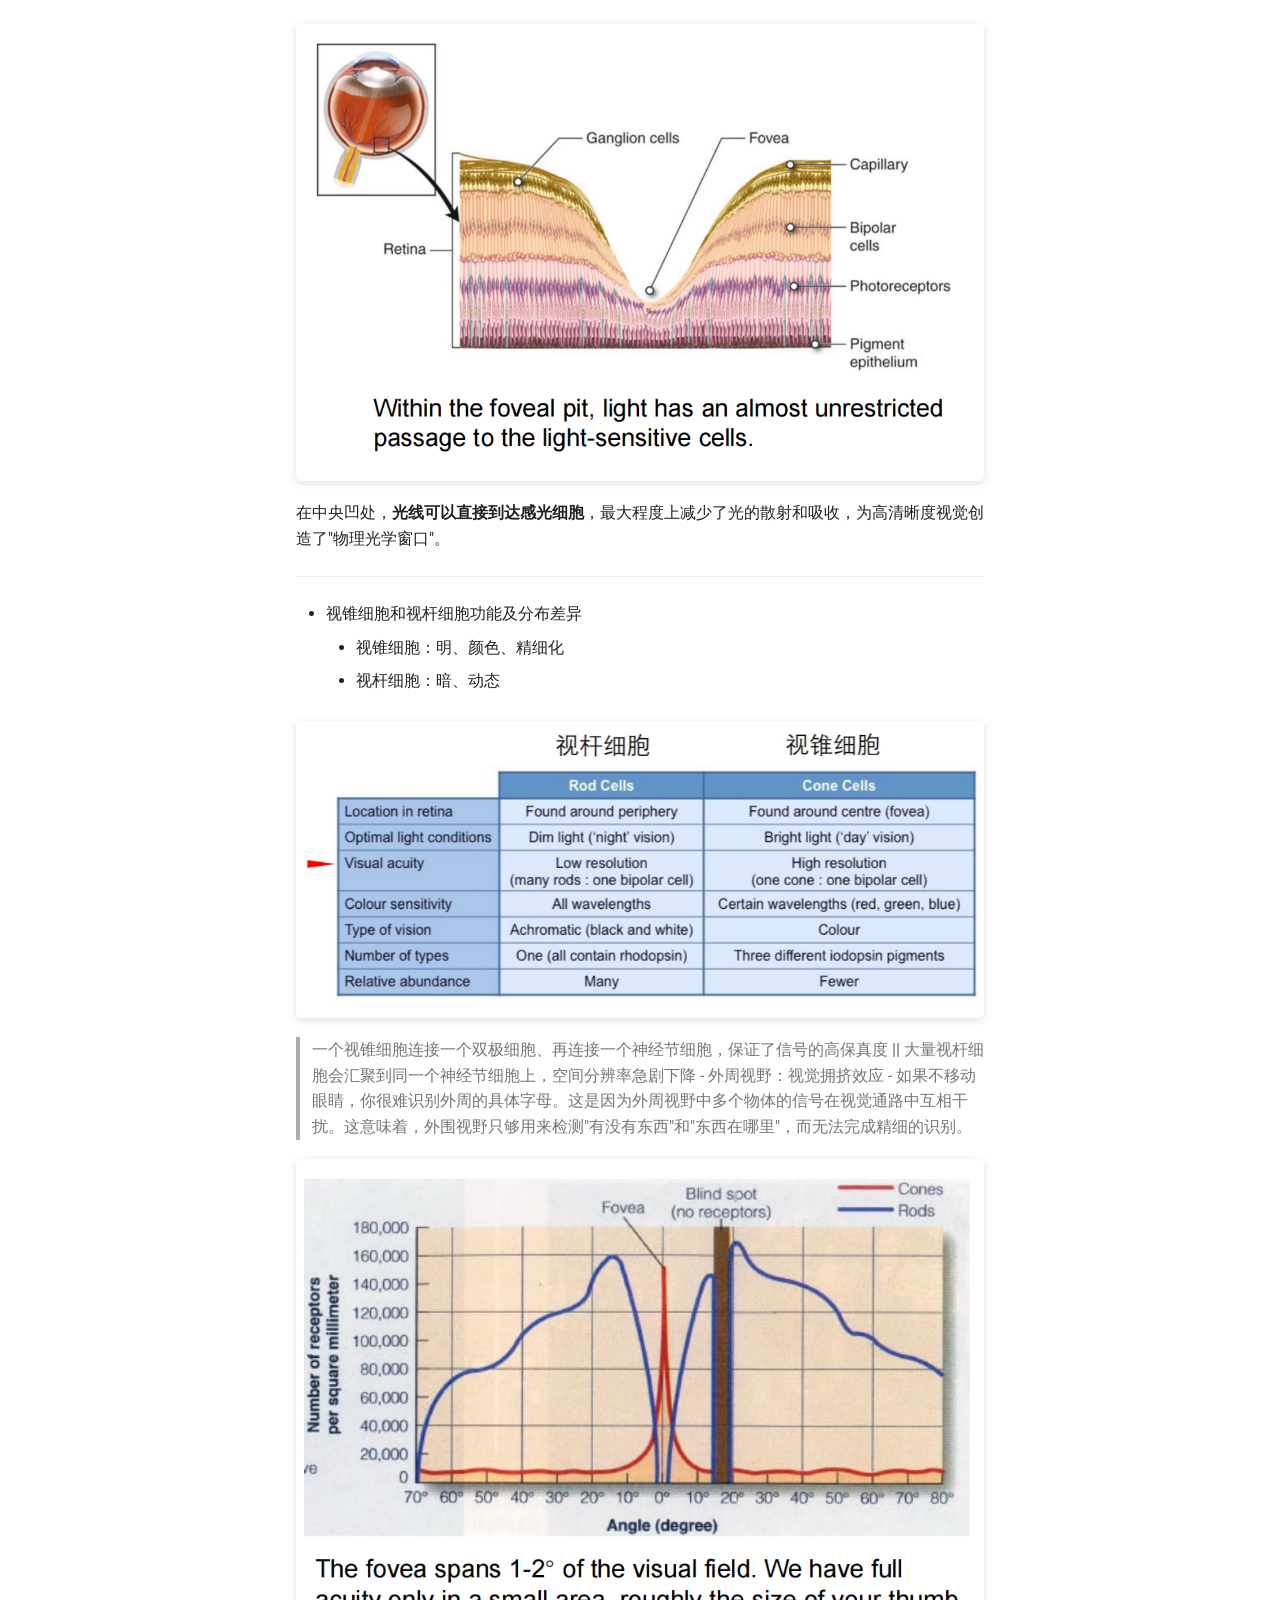
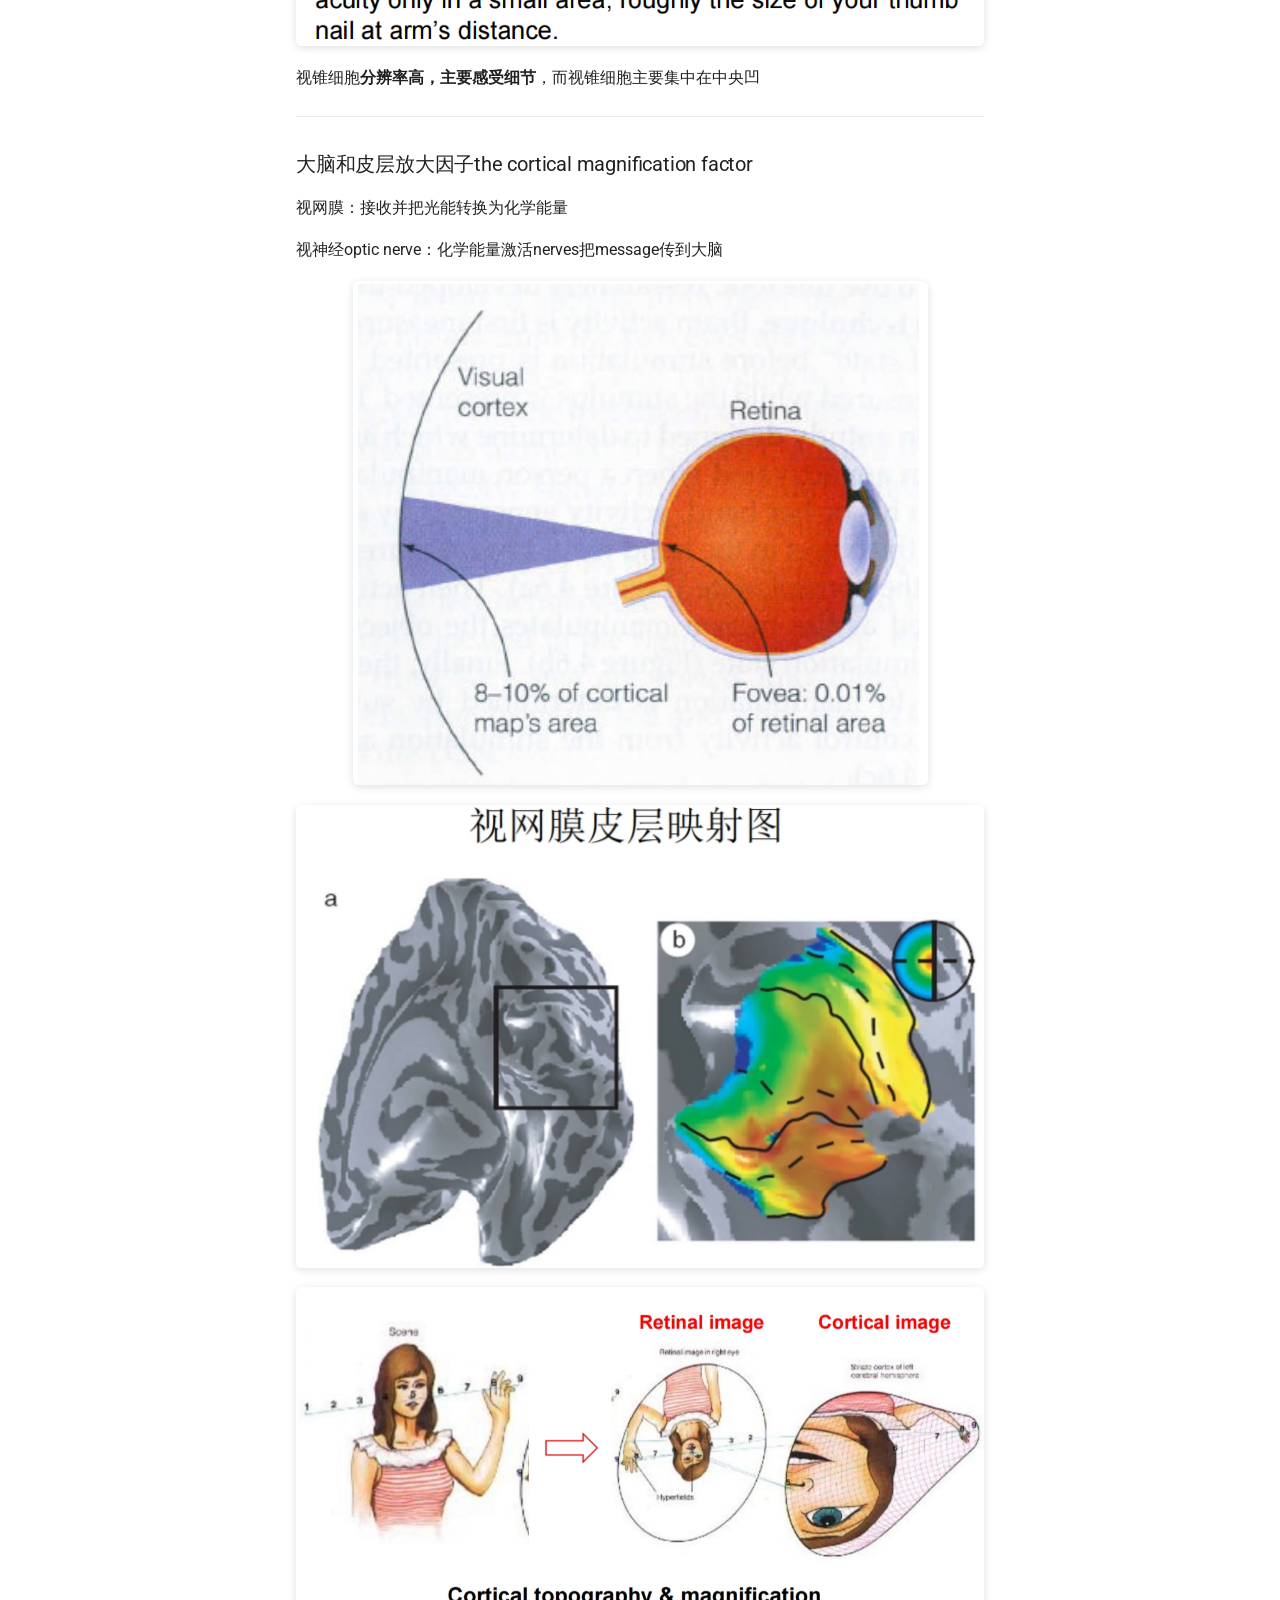
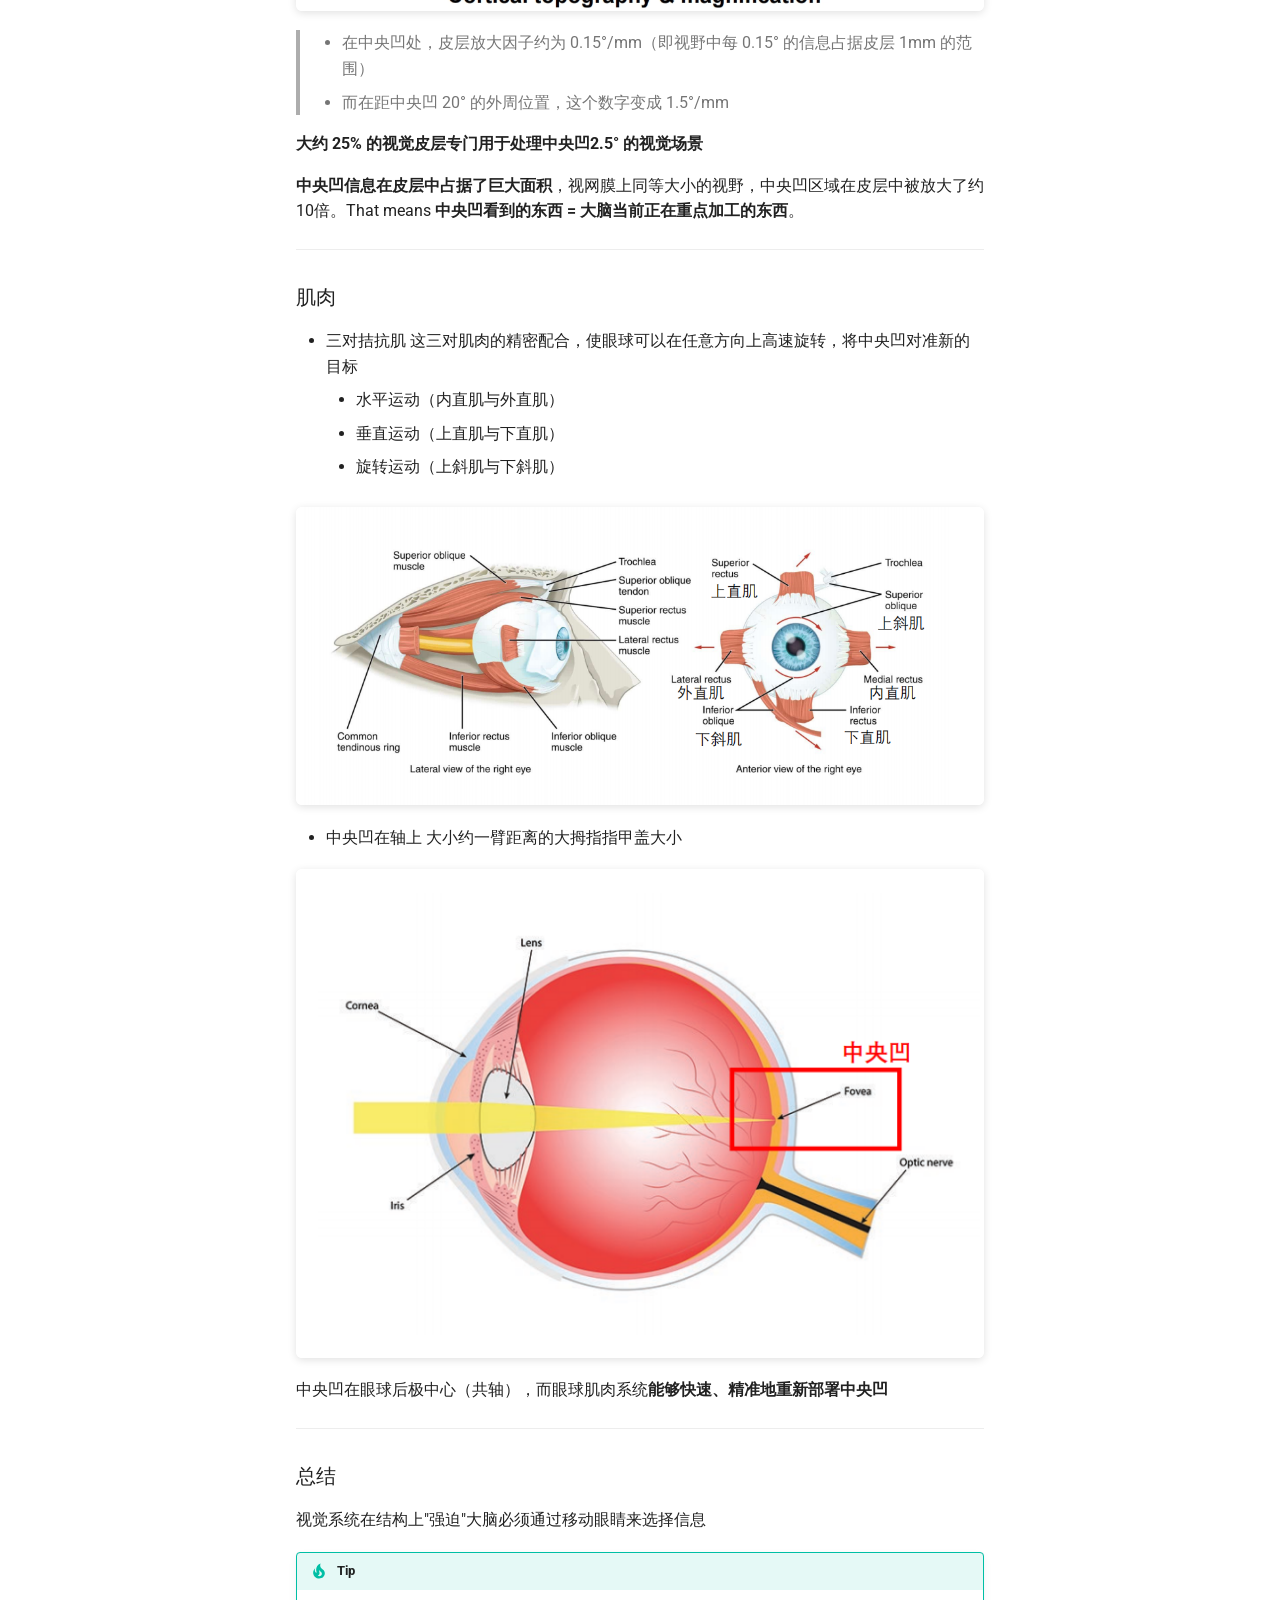
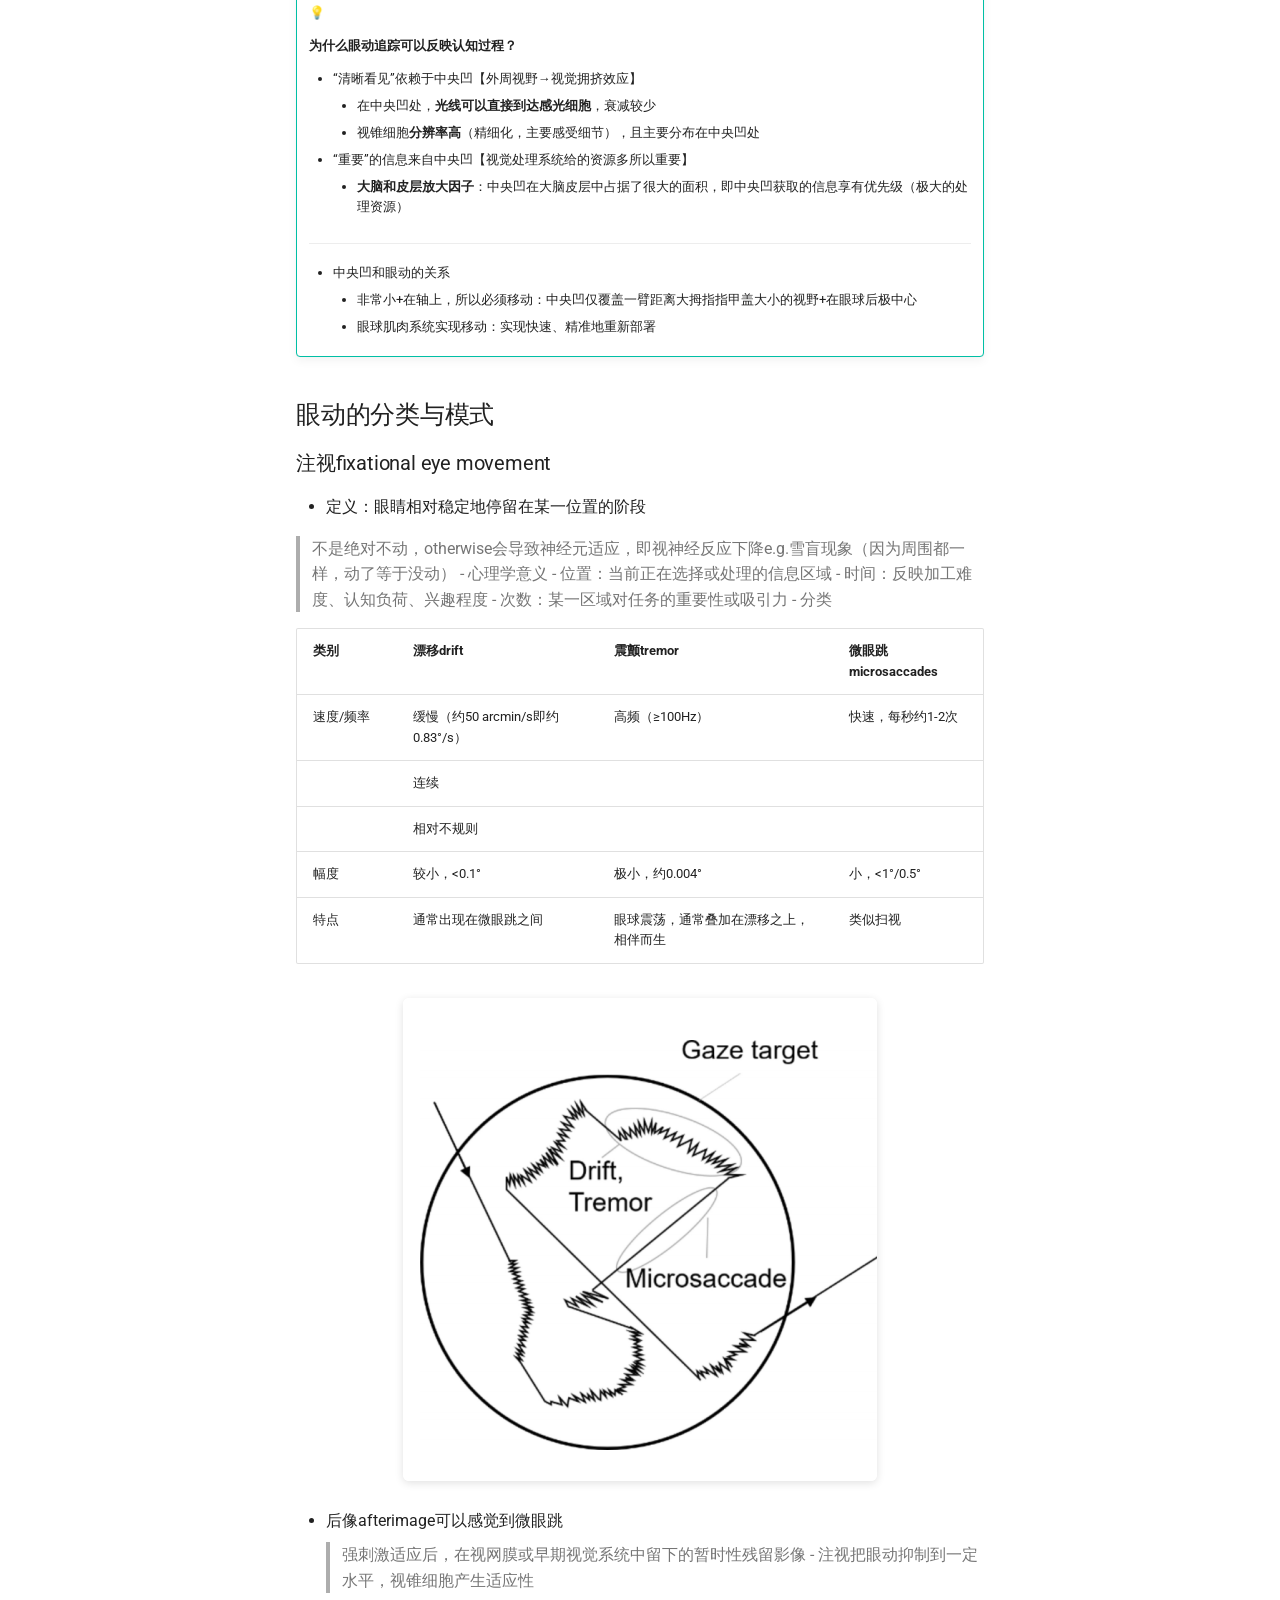
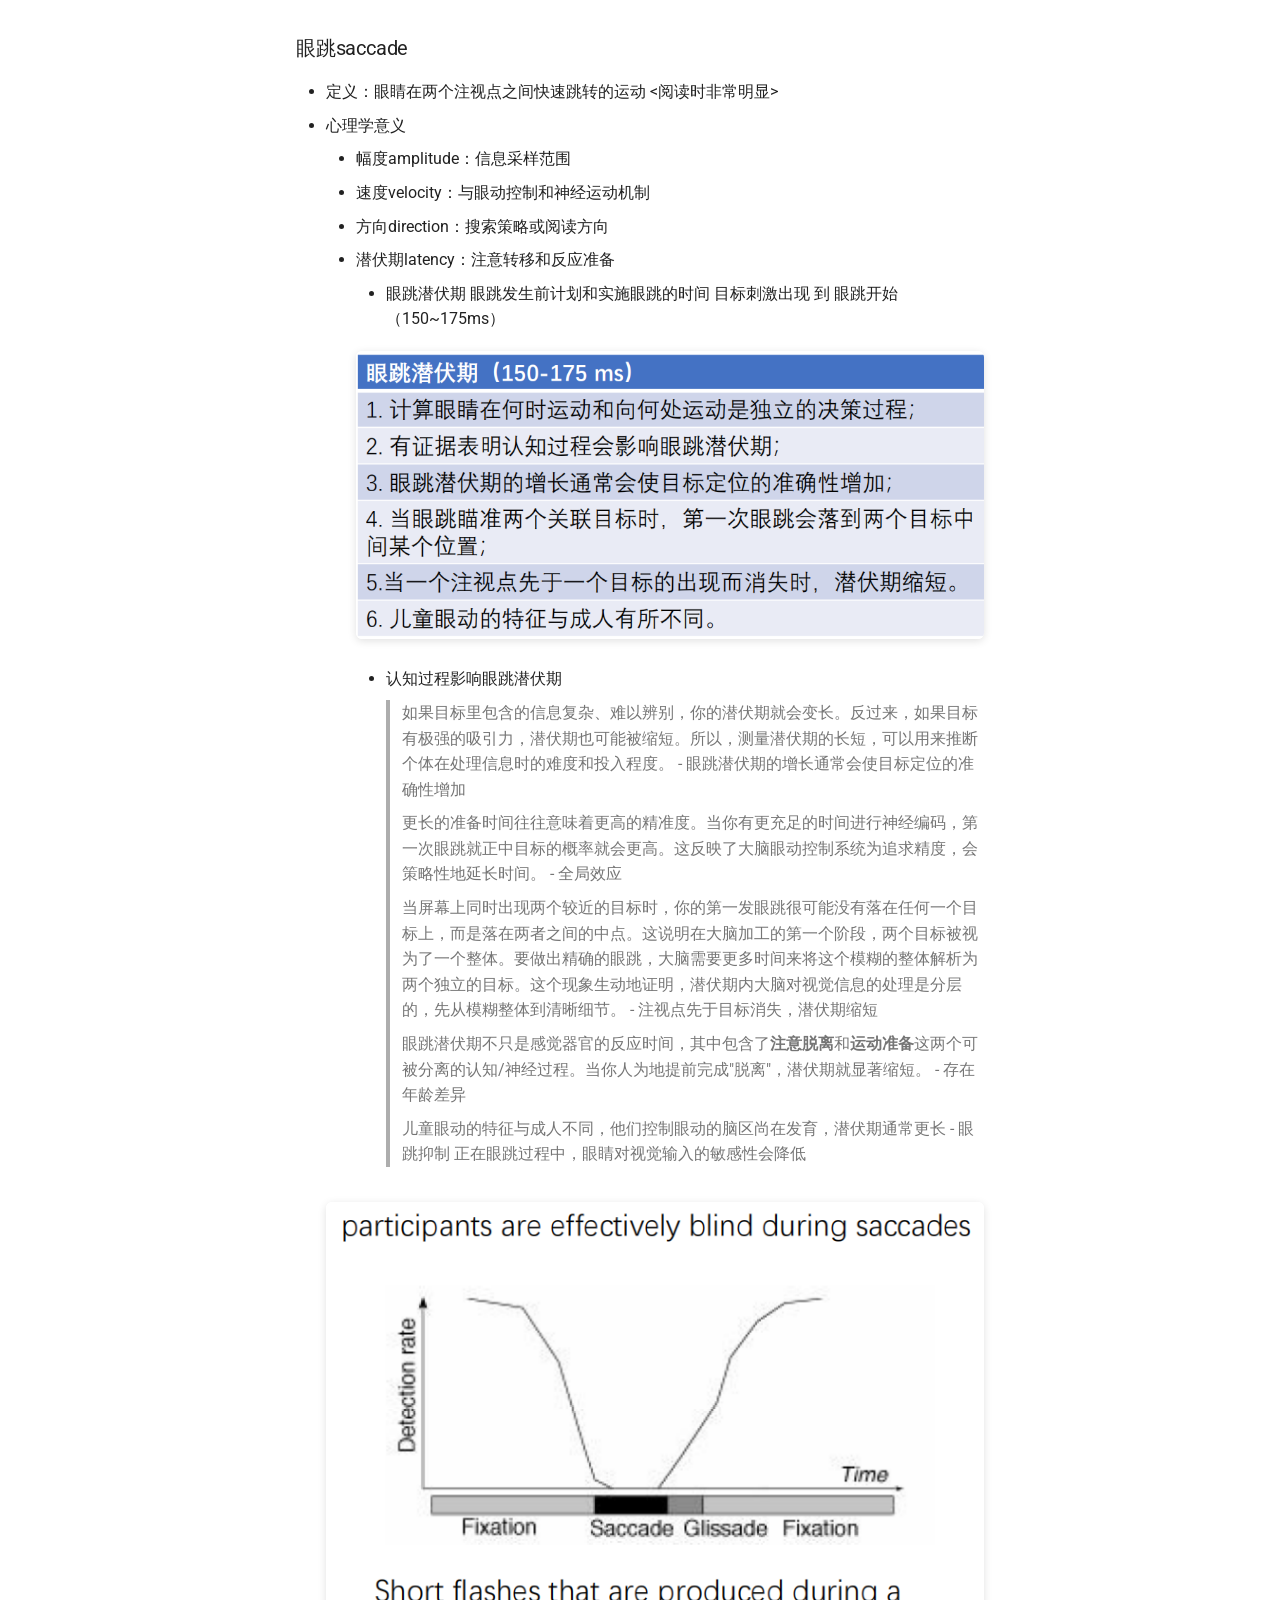
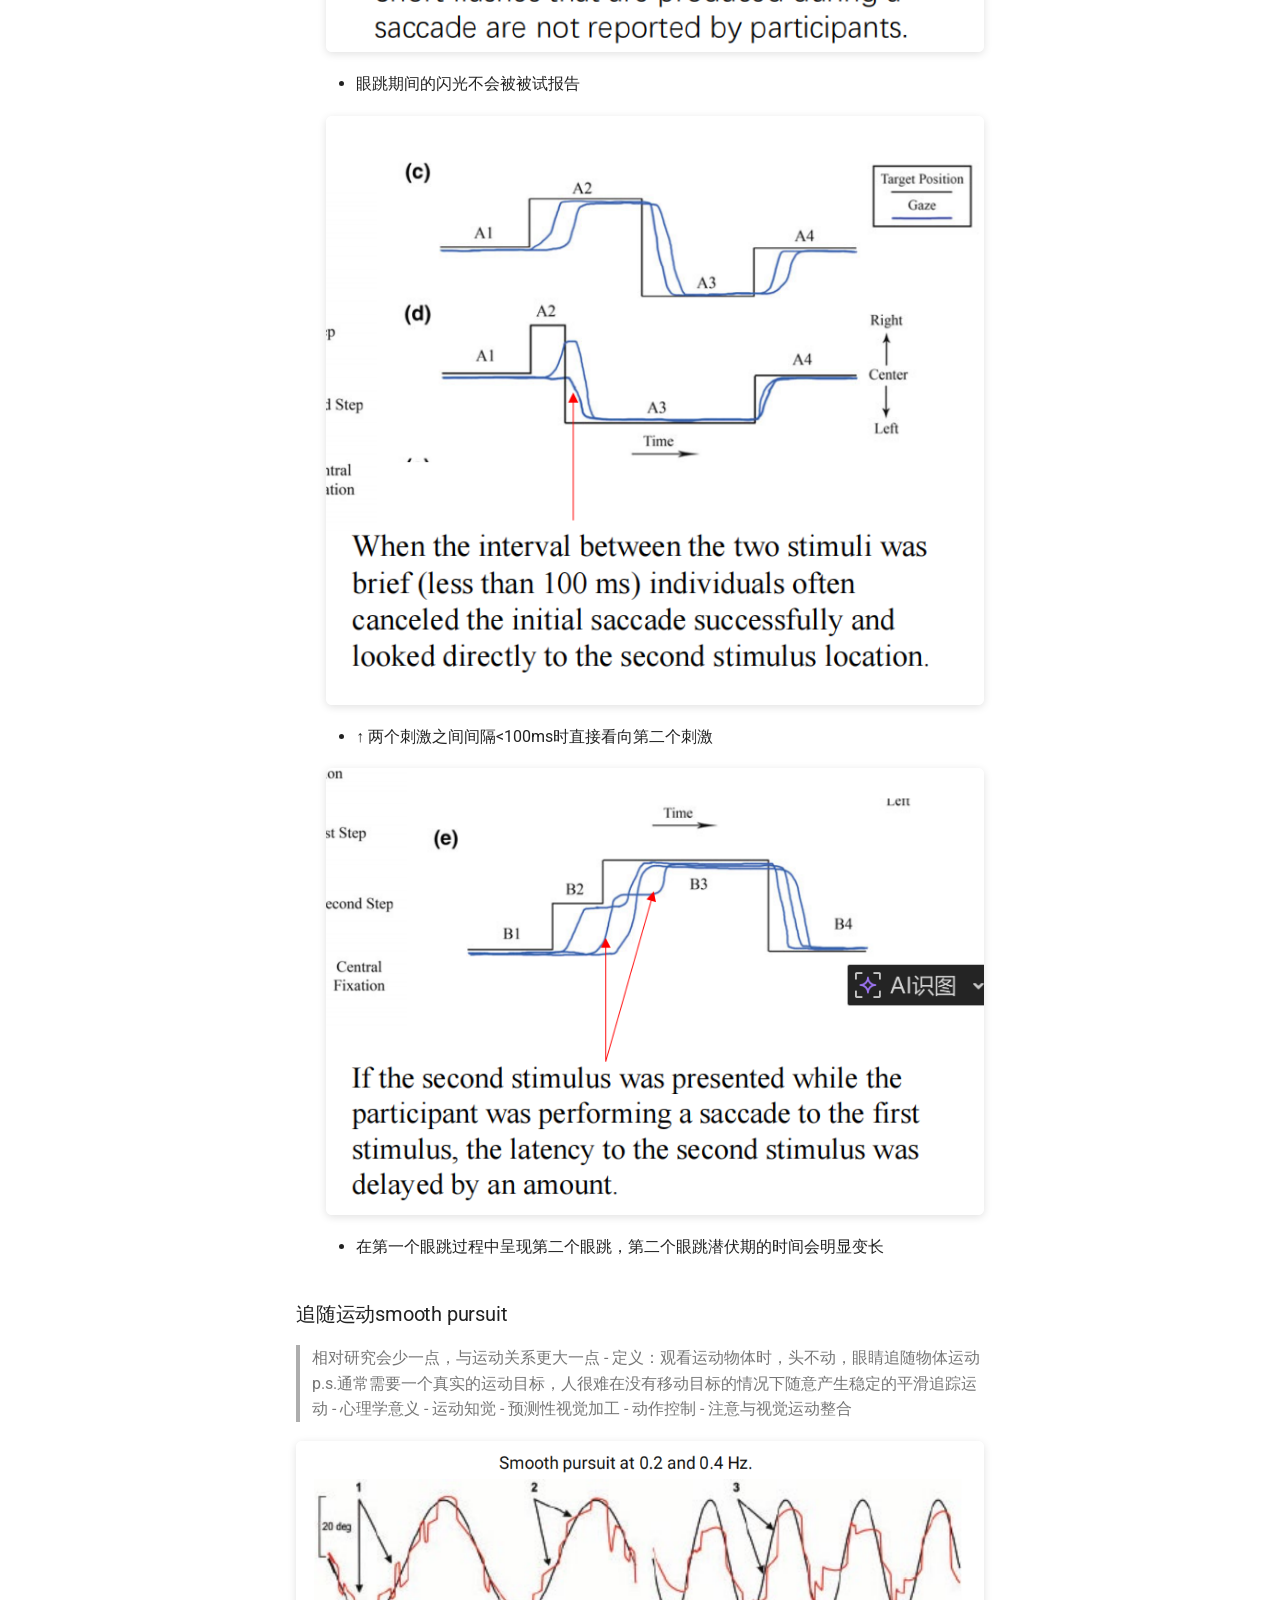
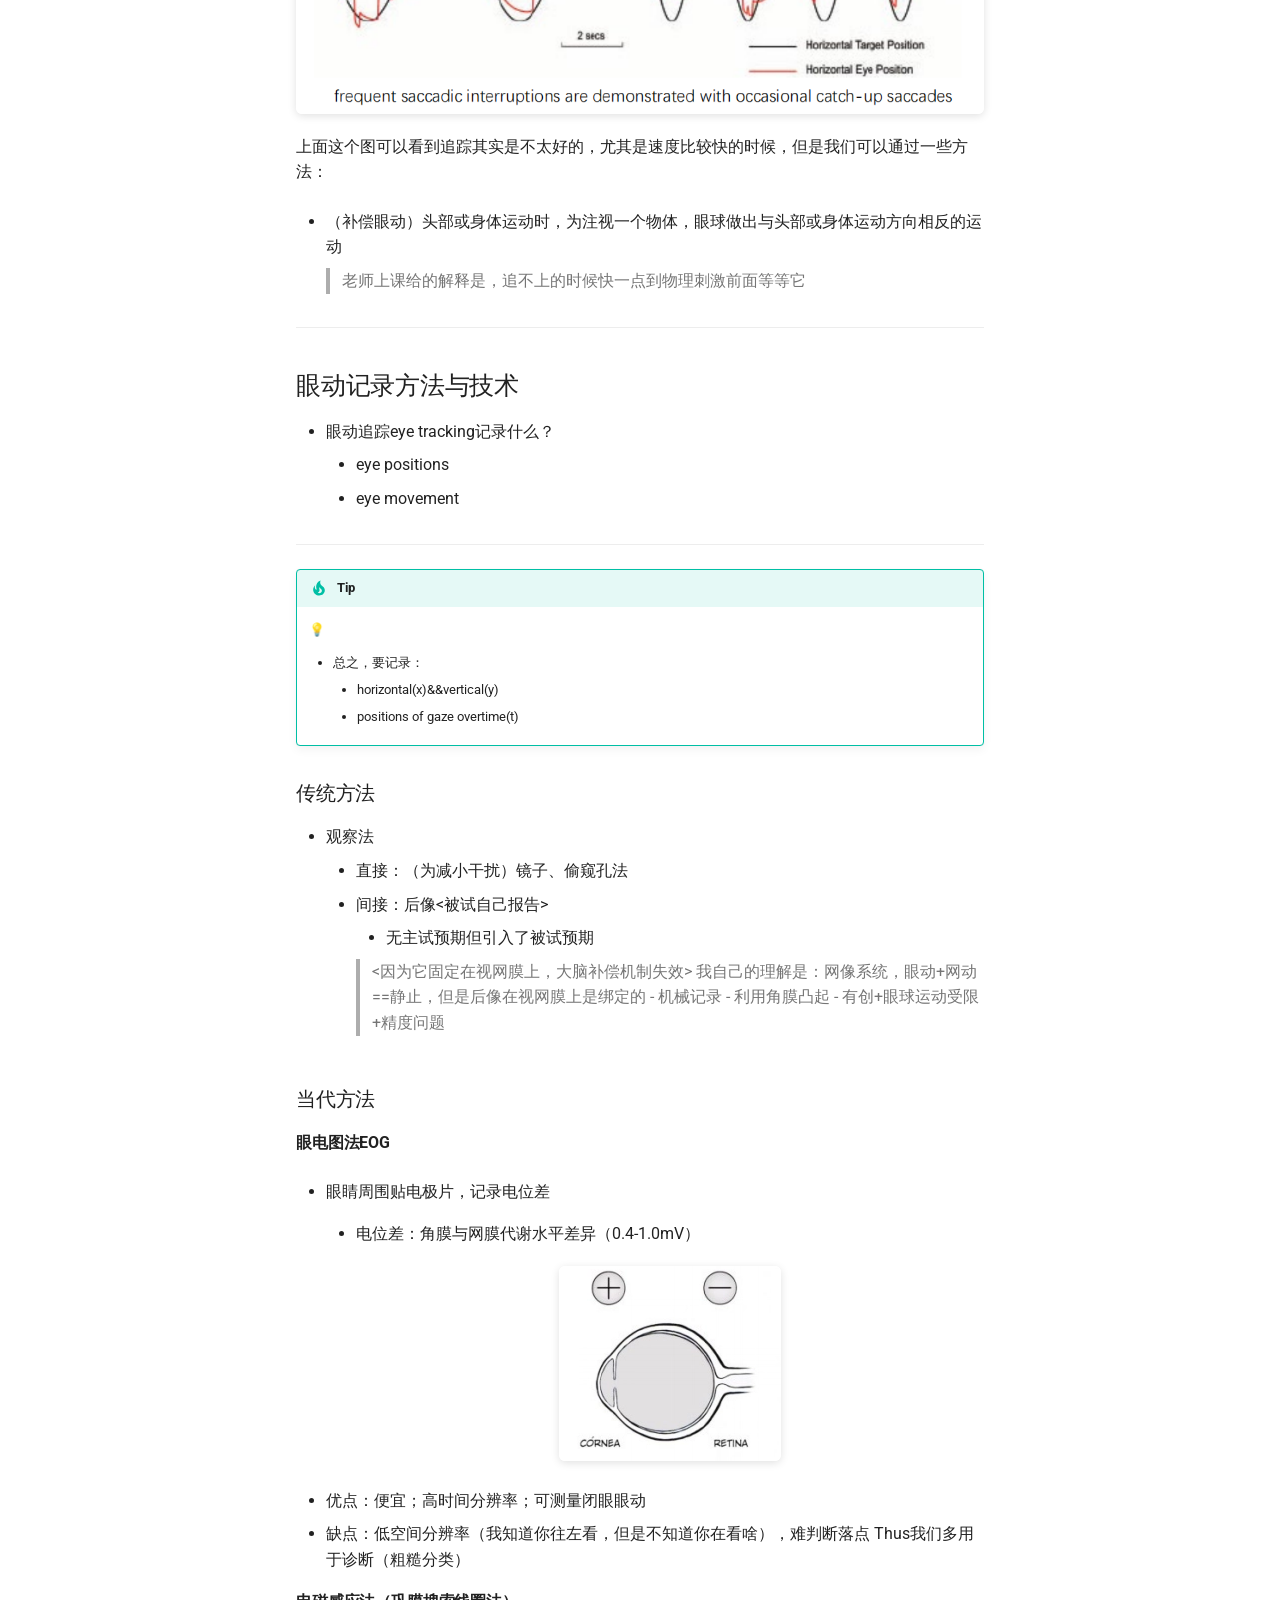
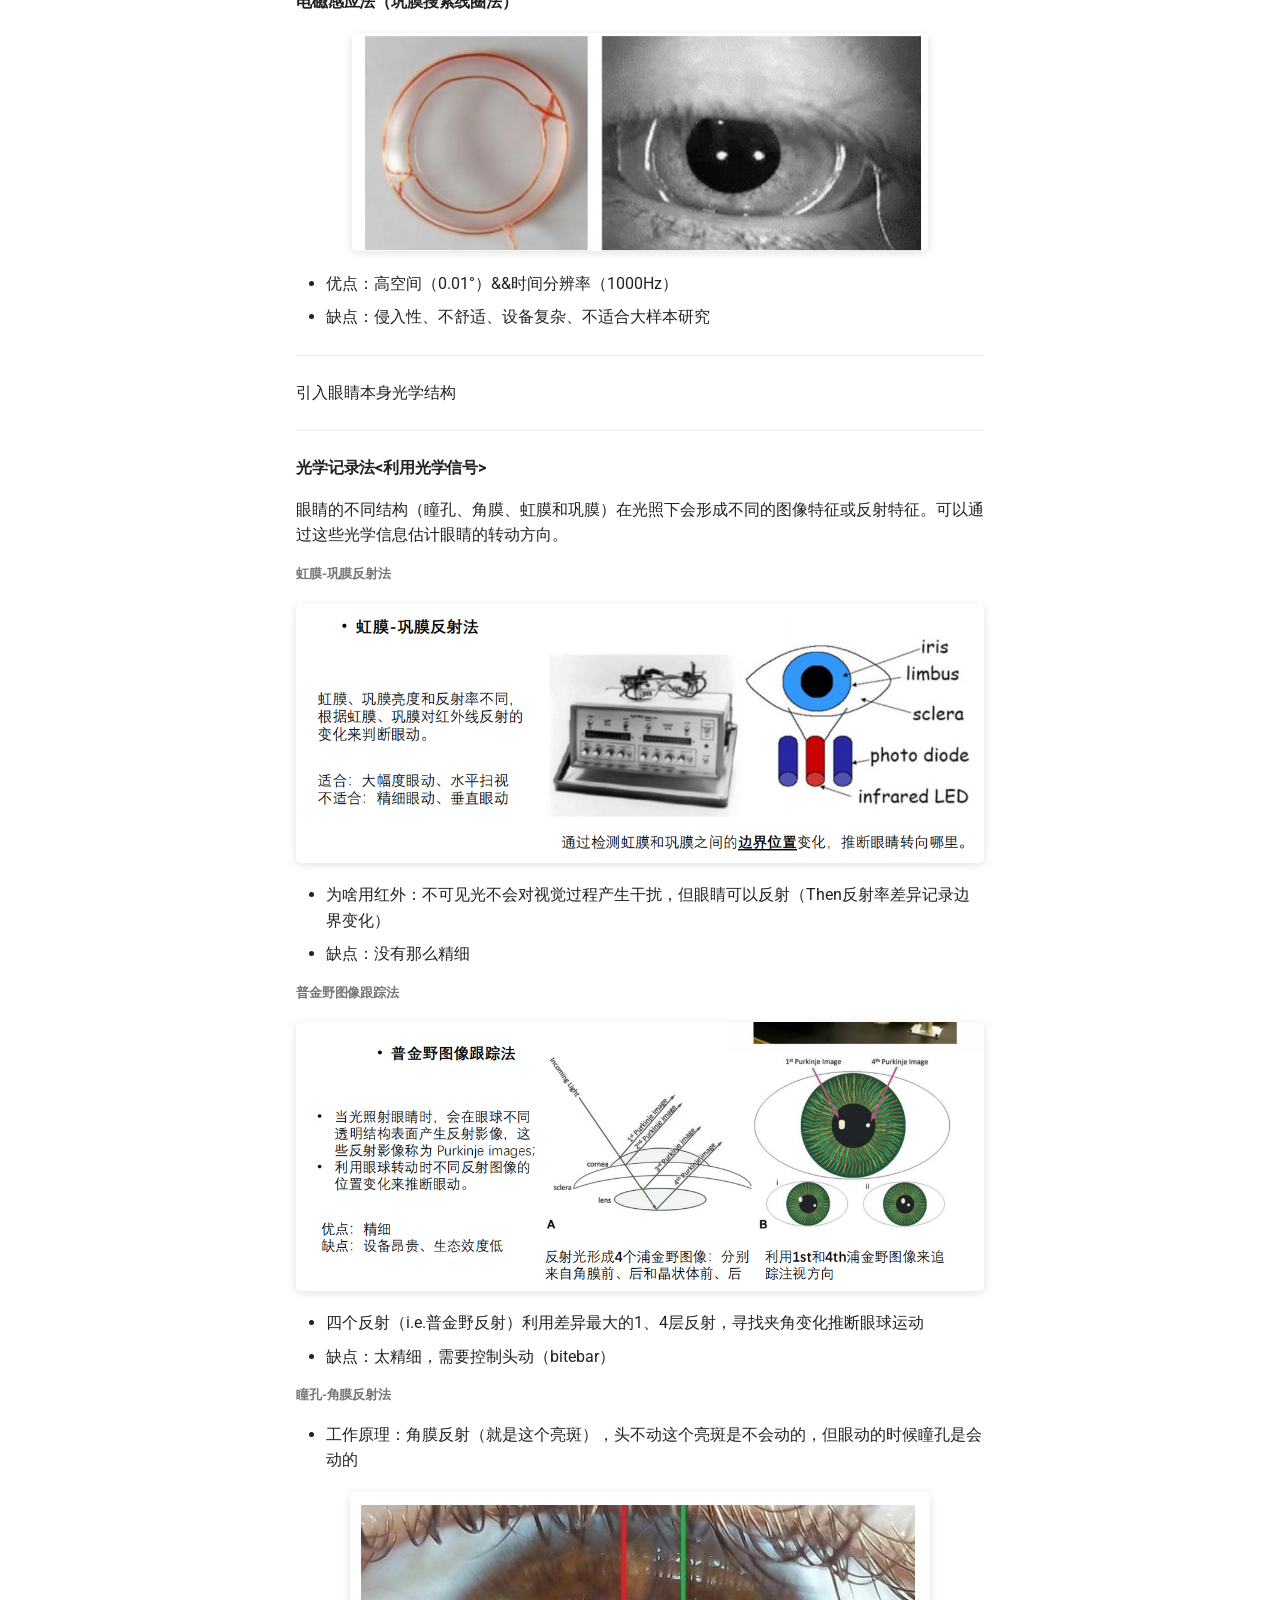
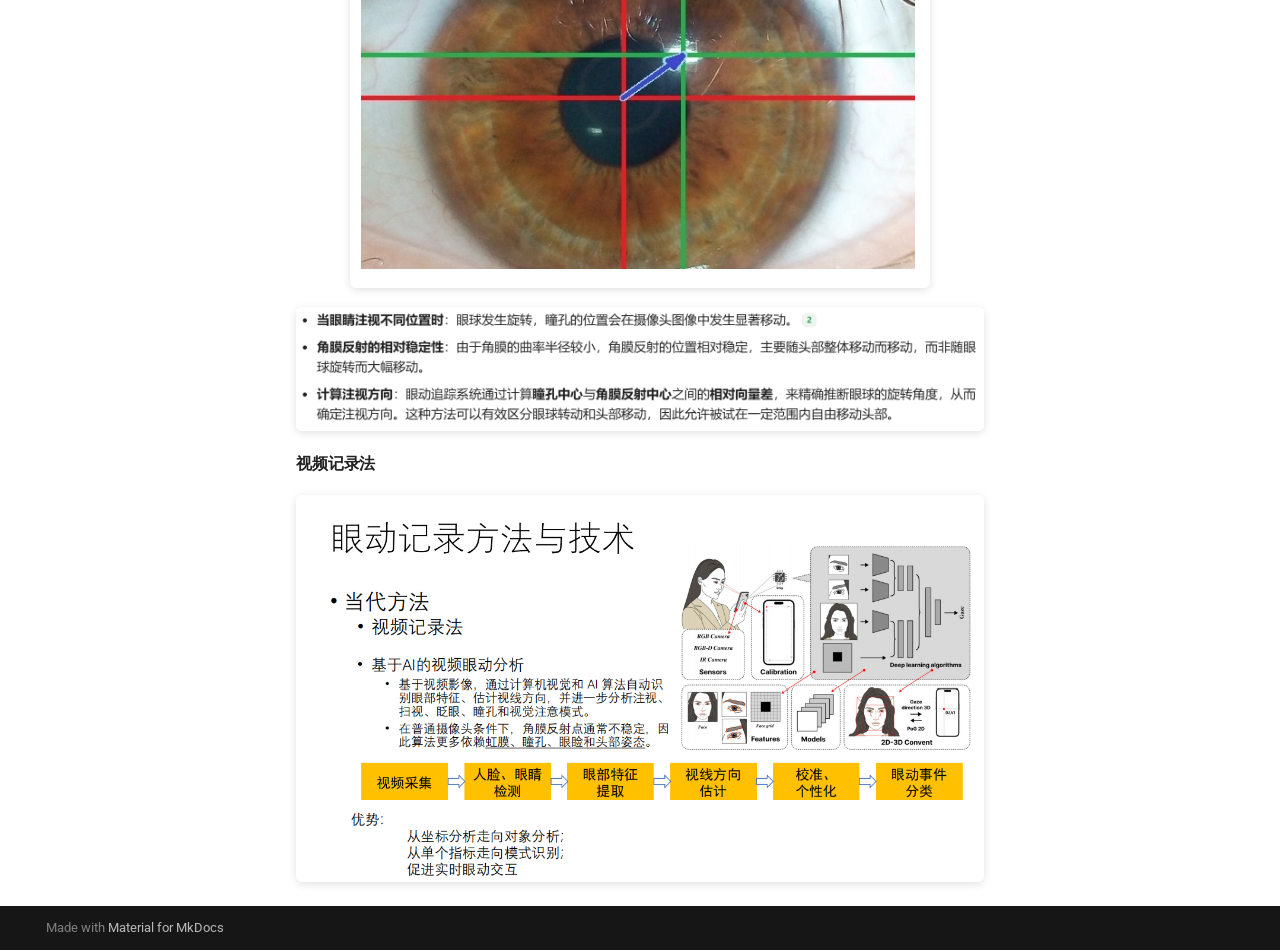
<file: course/psychtech/眼动基础/index.html>
<!doctype html>
<html lang="zh" class="no-js">
  <head>
    
      <meta charset="utf-8">
      <meta name="viewport" content="width=device-width,initial-scale=1">
      
      
      
      
        <link rel="prev" href="../../">
      
      
        <link rel="next" href="../fMRI/">
      
      
        
      
      
      <link rel="icon" href="../../../assets/images/favicon.png">
      <meta name="generator" content="mkdocs-1.6.1, mkdocs-material-9.7.7">
    
    
      
        <title>眼动基础 - zhizhi·lovethislife</title>
      
    
    
      <link rel="stylesheet" href="../../../assets/stylesheets/main.ec1eaa64.min.css">
      
        
        <link rel="stylesheet" href="../../../assets/stylesheets/palette.ab4e12ef.min.css">
      
      


    
    
      
    
    
      
        
        
        <link rel="preconnect" href="https://fonts.gstatic.com" crossorigin>
        <link rel="stylesheet" href="https://fonts.googleapis.com/css?family=Roboto:300,300i,400,400i,700,700i%7CRoboto+Mono:400,400i,700,700i&display=fallback">
        <style>:root{--md-text-font:"Roboto";--md-code-font:"Roboto Mono"}</style>
      
    
    
      <link rel="stylesheet" href="../../../stylesheets/extra.css">
    
    <script>__md_scope=new URL("../../..",location),__md_hash=e=>[...e].reduce(((e,_)=>(e<<5)-e+_.charCodeAt(0)),0),__md_get=(e,_=localStorage,t=__md_scope)=>JSON.parse(_.getItem(t.pathname+"."+e)),__md_set=(e,_,t=localStorage,a=__md_scope)=>{try{t.setItem(a.pathname+"."+e,JSON.stringify(_))}catch(e){}}</script>
    
      

    
    
  </head>
  
  
    
    
      
    
    
    
    
    <body dir="ltr" data-md-color-scheme="default" data-md-color-primary="blue" data-md-color-accent="light-blue">
  
    
    <input class="md-toggle" data-md-toggle="drawer" type="checkbox" id="__drawer" autocomplete="off">
    <input class="md-toggle" data-md-toggle="search" type="checkbox" id="__search" autocomplete="off">
    <label class="md-overlay" for="__drawer"></label>
    <div data-md-component="skip">
      
        
        <a href="#_1" class="md-skip">
          跳转至
        </a>
      
    </div>
    <div data-md-component="announce">
      
    </div>
    
    
      

  

<header class="md-header md-header--shadow md-header--lifted" data-md-component="header">
  <nav class="md-header__inner md-grid" aria-label="页眉">
    <a href="../../.." title="zhizhi·lovethislife" class="md-header__button md-logo" aria-label="zhizhi·lovethislife" data-md-component="logo">
      
  
  <svg xmlns="http://www.w3.org/2000/svg" viewBox="0 0 24 24"><path d="M12 8a3 3 0 0 0 3-3 3 3 0 0 0-3-3 3 3 0 0 0-3 3 3 3 0 0 0 3 3m0 3.54C9.64 9.35 6.5 8 3 8v11c3.5 0 6.64 1.35 9 3.54 2.36-2.19 5.5-3.54 9-3.54V8c-3.5 0-6.64 1.35-9 3.54"/></svg>

    </a>
    <label class="md-header__button md-icon" for="__drawer">
      
      <svg xmlns="http://www.w3.org/2000/svg" viewBox="0 0 24 24"><path d="M3 6h18v2H3zm0 5h18v2H3zm0 5h18v2H3z"/></svg>
    </label>
    <div class="md-header__title" data-md-component="header-title">
      <div class="md-header__ellipsis">
        <div class="md-header__topic">
          <span class="md-ellipsis">
            zhizhi·lovethislife
          </span>
        </div>
        <div class="md-header__topic" data-md-component="header-topic">
          <span class="md-ellipsis">
            
              眼动基础
            
          </span>
        </div>
      </div>
    </div>
    
      
        <form class="md-header__option" data-md-component="palette">
  
    
    
    
    <input class="md-option" data-md-color-media="(prefers-color-scheme: light)" data-md-color-scheme="default" data-md-color-primary="blue" data-md-color-accent="light-blue"  aria-label="切换到深色模式"  type="radio" name="__palette" id="__palette_0">
    
      <label class="md-header__button md-icon" title="切换到深色模式" for="__palette_1" hidden>
        <svg xmlns="http://www.w3.org/2000/svg" viewBox="0 0 24 24"><path d="M12 7a5 5 0 0 1 5 5 5 5 0 0 1-5 5 5 5 0 0 1-5-5 5 5 0 0 1 5-5m0 2a3 3 0 0 0-3 3 3 3 0 0 0 3 3 3 3 0 0 0 3-3 3 3 0 0 0-3-3m0-7 2.39 3.42C13.65 5.15 12.84 5 12 5s-1.65.15-2.39.42zM3.34 7l4.16-.35A7.2 7.2 0 0 0 5.94 8.5c-.44.74-.69 1.5-.83 2.29zm.02 10 1.76-3.77a7.131 7.131 0 0 0 2.38 4.14zM20.65 7l-1.77 3.79a7.02 7.02 0 0 0-2.38-4.15zm-.01 10-4.14.36c.59-.51 1.12-1.14 1.54-1.86.42-.73.69-1.5.83-2.29zM12 22l-2.41-3.44c.74.27 1.55.44 2.41.44.82 0 1.63-.17 2.37-.44z"/></svg>
      </label>
    
  
    
    
    
    <input class="md-option" data-md-color-media="(prefers-color-scheme: dark)" data-md-color-scheme="slate" data-md-color-primary="blue" data-md-color-accent="light-blue"  aria-label="切换到浅色模式"  type="radio" name="__palette" id="__palette_1">
    
      <label class="md-header__button md-icon" title="切换到浅色模式" for="__palette_0" hidden>
        <svg xmlns="http://www.w3.org/2000/svg" viewBox="0 0 24 24"><path d="m17.75 4.09-2.53 1.94.91 3.06-2.63-1.81-2.63 1.81.91-3.06-2.53-1.94L12.44 4l1.06-3 1.06 3zm3.5 6.91-1.64 1.25.59 1.98-1.7-1.17-1.7 1.17.59-1.98L15.75 11l2.06-.05L18.5 9l.69 1.95zm-2.28 4.95c.83-.08 1.72 1.1 1.19 1.85-.32.45-.66.87-1.08 1.27C15.17 23 8.84 23 4.94 19.07c-3.91-3.9-3.91-10.24 0-14.14.4-.4.82-.76 1.27-1.08.75-.53 1.93.36 1.85 1.19-.27 2.86.69 5.83 2.89 8.02a9.96 9.96 0 0 0 8.02 2.89m-1.64 2.02a12.08 12.08 0 0 1-7.8-3.47c-2.17-2.19-3.33-5-3.49-7.82-2.81 3.14-2.7 7.96.31 10.98 3.02 3.01 7.84 3.12 10.98.31"/></svg>
      </label>
    
  
</form>
      
    
    
      <script>var palette=__md_get("__palette");if(palette&&palette.color){if("(prefers-color-scheme)"===palette.color.media){var media=matchMedia("(prefers-color-scheme: light)"),input=document.querySelector(media.matches?"[data-md-color-media='(prefers-color-scheme: light)']":"[data-md-color-media='(prefers-color-scheme: dark)']");palette.color.media=input.getAttribute("data-md-color-media"),palette.color.scheme=input.getAttribute("data-md-color-scheme"),palette.color.primary=input.getAttribute("data-md-color-primary"),palette.color.accent=input.getAttribute("data-md-color-accent")}for(var[key,value]of Object.entries(palette.color))document.body.setAttribute("data-md-color-"+key,value)}</script>
    
    
    
      
      
        <label class="md-header__button md-icon" for="__search">
          
          <svg xmlns="http://www.w3.org/2000/svg" viewBox="0 0 24 24"><path d="M9.5 3A6.5 6.5 0 0 1 16 9.5c0 1.61-.59 3.09-1.56 4.23l.27.27h.79l5 5-1.5 1.5-5-5v-.79l-.27-.27A6.52 6.52 0 0 1 9.5 16 6.5 6.5 0 0 1 3 9.5 6.5 6.5 0 0 1 9.5 3m0 2C7 5 5 7 5 9.5S7 14 9.5 14 14 12 14 9.5 12 5 9.5 5"/></svg>
        </label>
        <div class="md-search" data-md-component="search" role="dialog">
  <label class="md-search__overlay" for="__search"></label>
  <div class="md-search__inner" role="search">
    <form class="md-search__form" name="search">
      <input type="text" class="md-search__input" name="query" aria-label="搜索" placeholder="搜索" autocapitalize="off" autocorrect="off" autocomplete="off" spellcheck="false" data-md-component="search-query" required>
      <label class="md-search__icon md-icon" for="__search">
        
        <svg xmlns="http://www.w3.org/2000/svg" viewBox="0 0 24 24"><path d="M9.5 3A6.5 6.5 0 0 1 16 9.5c0 1.61-.59 3.09-1.56 4.23l.27.27h.79l5 5-1.5 1.5-5-5v-.79l-.27-.27A6.52 6.52 0 0 1 9.5 16 6.5 6.5 0 0 1 3 9.5 6.5 6.5 0 0 1 9.5 3m0 2C7 5 5 7 5 9.5S7 14 9.5 14 14 12 14 9.5 12 5 9.5 5"/></svg>
        
        <svg xmlns="http://www.w3.org/2000/svg" viewBox="0 0 24 24"><path d="M20 11v2H8l5.5 5.5-1.42 1.42L4.16 12l7.92-7.92L13.5 5.5 8 11z"/></svg>
      </label>
      <nav class="md-search__options" aria-label="查找">
        
        <button type="reset" class="md-search__icon md-icon" title="清空当前内容" aria-label="清空当前内容" tabindex="-1">
          
          <svg xmlns="http://www.w3.org/2000/svg" viewBox="0 0 24 24"><path d="M19 6.41 17.59 5 12 10.59 6.41 5 5 6.41 10.59 12 5 17.59 6.41 19 12 13.41 17.59 19 19 17.59 13.41 12z"/></svg>
        </button>
      </nav>
      
    </form>
    <div class="md-search__output">
      <div class="md-search__scrollwrap" tabindex="0" data-md-scrollfix>
        <div class="md-search-result" data-md-component="search-result">
          <div class="md-search-result__meta">
            正在初始化搜索引擎
          </div>
          <ol class="md-search-result__list" role="presentation"></ol>
        </div>
      </div>
    </div>
  </div>
</div>
      
    
    
  </nav>
  
    
      
<nav class="md-tabs" aria-label="标签" data-md-component="tabs">
  <div class="md-grid">
    <ul class="md-tabs__list">
      
        
  
  
  
  
    <li class="md-tabs__item">
      <a href="../../.." class="md-tabs__link">
        
  
  
    
  
  主页

      </a>
    </li>
  

      
        
  
  
  
    
  
  
    
    
      <li class="md-tabs__item md-tabs__item--active">
        <a href="../../" class="md-tabs__link">
          
  
  
  笔记

        </a>
      </li>
    
  

      
        
  
  
  
  
    
    
      <li class="md-tabs__item">
        <a href="../../../life/" class="md-tabs__link">
          
  
  
  生活

        </a>
      </li>
    
  

      
        
  
  
  
  
    <li class="md-tabs__item">
      <a href="../../../friends/" class="md-tabs__link">
        
  
  
    
  
  友链

      </a>
    </li>
  

      
        
  
  
  
  
    <li class="md-tabs__item">
      <a href="../../../about/" class="md-tabs__link">
        
  
  
    
  
  关于

      </a>
    </li>
  

      
    </ul>
  </div>
</nav>
    
  
</header>
    
    <div class="md-container" data-md-component="container">
      
      
        
      
      <main class="md-main" data-md-component="main">
        <div class="md-main__inner md-grid">
          
            
              
              <div class="md-sidebar md-sidebar--primary" data-md-component="sidebar" data-md-type="navigation" >
                <div class="md-sidebar__scrollwrap">
                  <div class="md-sidebar__inner">
                    


  


<nav class="md-nav md-nav--primary md-nav--lifted" aria-label="导航栏" data-md-level="0">
  <label class="md-nav__title" for="__drawer">
    <a href="../../.." title="zhizhi·lovethislife" class="md-nav__button md-logo" aria-label="zhizhi·lovethislife" data-md-component="logo">
      
  
  <svg xmlns="http://www.w3.org/2000/svg" viewBox="0 0 24 24"><path d="M12 8a3 3 0 0 0 3-3 3 3 0 0 0-3-3 3 3 0 0 0-3 3 3 3 0 0 0 3 3m0 3.54C9.64 9.35 6.5 8 3 8v11c3.5 0 6.64 1.35 9 3.54 2.36-2.19 5.5-3.54 9-3.54V8c-3.5 0-6.64 1.35-9 3.54"/></svg>

    </a>
    zhizhi·lovethislife
  </label>
  
  <ul class="md-nav__list" data-md-scrollfix>
    
      
      
  
  
  
  
    <li class="md-nav__item">
      <a href="../../.." class="md-nav__link">
        
  
  
  <span class="md-ellipsis">
    
  
    主页
  

    
  </span>
  
  

      </a>
    </li>
  

    
      
      
  
  
    
  
  
  
    
    
    
    
      
        
        
      
      
    
    
    <li class="md-nav__item md-nav__item--active md-nav__item--section md-nav__item--nested">
      
        
        
        <input class="md-nav__toggle md-toggle " type="checkbox" id="__nav_2" checked>
        
          
          <label class="md-nav__link" for="__nav_2" id="__nav_2_label" tabindex="">
            
  
  
  <span class="md-ellipsis">
    
  
    笔记
  

    
  </span>
  
  

            <span class="md-nav__icon md-icon"></span>
          </label>
        
        <nav class="md-nav" data-md-level="1" aria-labelledby="__nav_2_label" aria-expanded="true">
          <label class="md-nav__title" for="__nav_2">
            <span class="md-nav__icon md-icon"></span>
            
  
    笔记
  

          </label>
          <ul class="md-nav__list" data-md-scrollfix>
            
              
                
  
  
  
  
    <li class="md-nav__item">
      <a href="../../" class="md-nav__link">
        
  
  
  <span class="md-ellipsis">
    
  
    笔记首页
  

    
  </span>
  
  

      </a>
    </li>
  

              
            
              
                
  
  
    
  
  
  
    
    
    
    
      
      
    
    
    <li class="md-nav__item md-nav__item--active md-nav__item--nested">
      
        
        
        <input class="md-nav__toggle md-toggle " type="checkbox" id="__nav_2_2" checked>
        
          
          <label class="md-nav__link" for="__nav_2_2" id="__nav_2_2_label" tabindex="0">
            
  
  
  <span class="md-ellipsis">
    
  
    心理学研究技术
  

    
  </span>
  
  

            <span class="md-nav__icon md-icon"></span>
          </label>
        
        <nav class="md-nav" data-md-level="2" aria-labelledby="__nav_2_2_label" aria-expanded="true">
          <label class="md-nav__title" for="__nav_2_2">
            <span class="md-nav__icon md-icon"></span>
            
  
    心理学研究技术
  

          </label>
          <ul class="md-nav__list" data-md-scrollfix>
            
              
                
  
  
    
  
  
  
    <li class="md-nav__item md-nav__item--active">
      
      <input class="md-nav__toggle md-toggle" type="checkbox" id="__toc">
      
      
        
      
      
        <label class="md-nav__link md-nav__link--active" for="__toc">
          
  
  
  <span class="md-ellipsis">
    
  
    眼动基础
  

    
  </span>
  
  

          <span class="md-nav__icon md-icon"></span>
        </label>
      
      <a href="./" class="md-nav__link md-nav__link--active">
        
  
  
  <span class="md-ellipsis">
    
  
    眼动基础
  

    
  </span>
  
  

      </a>
      
        

<nav class="md-nav md-nav--secondary" aria-label="目录">
  
  
  
    
  
  
    <label class="md-nav__title" for="__toc">
      <span class="md-nav__icon md-icon"></span>
      目录
    </label>
    <ul class="md-nav__list" data-md-component="toc" data-md-scrollfix>
      
        <li class="md-nav__item">
  <a href="#_2" class="md-nav__link">
    <span class="md-ellipsis">
      
        眼动的生理基础
      
    </span>
  </a>
  
    <nav class="md-nav" aria-label="眼动的生理基础">
      <ul class="md-nav__list">
        
          <li class="md-nav__item">
  <a href="#retinafovea" class="md-nav__link">
    <span class="md-ellipsis">
      
        视网膜retina和中央凹fovea
      
    </span>
  </a>
  
</li>
        
          <li class="md-nav__item">
  <a href="#the-cortical-magnification-factor" class="md-nav__link">
    <span class="md-ellipsis">
      
        大脑和皮层放大因子the cortical magnification factor
      
    </span>
  </a>
  
</li>
        
          <li class="md-nav__item">
  <a href="#_3" class="md-nav__link">
    <span class="md-ellipsis">
      
        肌肉
      
    </span>
  </a>
  
</li>
        
          <li class="md-nav__item">
  <a href="#_4" class="md-nav__link">
    <span class="md-ellipsis">
      
        总结
      
    </span>
  </a>
  
</li>
        
      </ul>
    </nav>
  
</li>
      
        <li class="md-nav__item">
  <a href="#_5" class="md-nav__link">
    <span class="md-ellipsis">
      
        眼动的分类与模式
      
    </span>
  </a>
  
    <nav class="md-nav" aria-label="眼动的分类与模式">
      <ul class="md-nav__list">
        
          <li class="md-nav__item">
  <a href="#fixational-eye-movement" class="md-nav__link">
    <span class="md-ellipsis">
      
        注视fixational eye movement
      
    </span>
  </a>
  
</li>
        
          <li class="md-nav__item">
  <a href="#saccade" class="md-nav__link">
    <span class="md-ellipsis">
      
        眼跳saccade
      
    </span>
  </a>
  
</li>
        
          <li class="md-nav__item">
  <a href="#smooth-pursuit" class="md-nav__link">
    <span class="md-ellipsis">
      
        追随运动smooth pursuit
      
    </span>
  </a>
  
</li>
        
      </ul>
    </nav>
  
</li>
      
        <li class="md-nav__item">
  <a href="#_6" class="md-nav__link">
    <span class="md-ellipsis">
      
        眼动记录方法与技术
      
    </span>
  </a>
  
    <nav class="md-nav" aria-label="眼动记录方法与技术">
      <ul class="md-nav__list">
        
          <li class="md-nav__item">
  <a href="#_7" class="md-nav__link">
    <span class="md-ellipsis">
      
        传统方法
      
    </span>
  </a>
  
</li>
        
          <li class="md-nav__item">
  <a href="#_8" class="md-nav__link">
    <span class="md-ellipsis">
      
        当代方法
      
    </span>
  </a>
  
    <nav class="md-nav" aria-label="当代方法">
      <ul class="md-nav__list">
        
          <li class="md-nav__item">
  <a href="#eog" class="md-nav__link">
    <span class="md-ellipsis">
      
        眼电图法EOG
      
    </span>
  </a>
  
</li>
        
          <li class="md-nav__item">
  <a href="#_9" class="md-nav__link">
    <span class="md-ellipsis">
      
        电磁感应法（巩膜搜索线圈法）
      
    </span>
  </a>
  
</li>
        
          <li class="md-nav__item">
  <a href="#_10" class="md-nav__link">
    <span class="md-ellipsis">
      
        光学记录法&lt;利用光学信号&gt;
      
    </span>
  </a>
  
    <nav class="md-nav" aria-label="光学记录法&lt;利用光学信号&gt;">
      <ul class="md-nav__list">
        
          <li class="md-nav__item">
  <a href="#-" class="md-nav__link">
    <span class="md-ellipsis">
      
        虹膜-巩膜反射法
      
    </span>
  </a>
  
</li>
        
          <li class="md-nav__item">
  <a href="#_11" class="md-nav__link">
    <span class="md-ellipsis">
      
        普金野图像跟踪法
      
    </span>
  </a>
  
</li>
        
          <li class="md-nav__item">
  <a href="#-_1" class="md-nav__link">
    <span class="md-ellipsis">
      
        瞳孔-角膜反射法
      
    </span>
  </a>
  
</li>
        
      </ul>
    </nav>
  
</li>
        
          <li class="md-nav__item">
  <a href="#_12" class="md-nav__link">
    <span class="md-ellipsis">
      
        视频记录法
      
    </span>
  </a>
  
</li>
        
      </ul>
    </nav>
  
</li>
        
      </ul>
    </nav>
  
</li>
      
    </ul>
  
</nav>
      
    </li>
  

              
            
              
                
  
  
  
  
    <li class="md-nav__item">
      <a href="../fMRI/" class="md-nav__link">
        
  
  
  <span class="md-ellipsis">
    
  
    fMRI
  

    
  </span>
  
  

      </a>
    </li>
  

              
            
              
                
  
  
  
  
    <li class="md-nav__item">
      <a href="../%E6%97%A0%E5%88%9B%E7%A5%9E%E7%BB%8F%E8%B0%83%E6%8E%A7/" class="md-nav__link">
        
  
  
  <span class="md-ellipsis">
    
  
    无创神经调控
  

    
  </span>
  
  

      </a>
    </li>
  

              
            
          </ul>
        </nav>
      
    </li>
  

              
            
          </ul>
        </nav>
      
    </li>
  

    
      
      
  
  
  
  
    
    
    
    
      
      
    
    
    <li class="md-nav__item md-nav__item--nested">
      
        
        
        <input class="md-nav__toggle md-toggle " type="checkbox" id="__nav_3" >
        
          
          <label class="md-nav__link" for="__nav_3" id="__nav_3_label" tabindex="0">
            
  
  
  <span class="md-ellipsis">
    
  
    生活
  

    
  </span>
  
  

            <span class="md-nav__icon md-icon"></span>
          </label>
        
        <nav class="md-nav" data-md-level="1" aria-labelledby="__nav_3_label" aria-expanded="false">
          <label class="md-nav__title" for="__nav_3">
            <span class="md-nav__icon md-icon"></span>
            
  
    生活
  

          </label>
          <ul class="md-nav__list" data-md-scrollfix>
            
              
                
  
  
  
  
    <li class="md-nav__item">
      <a href="../../../life/" class="md-nav__link">
        
  
  
  <span class="md-ellipsis">
    
  
    生活首页
  

    
  </span>
  
  

      </a>
    </li>
  

              
            
              
                
  
  
  
  
    <li class="md-nav__item">
      <a href="../../../life/dance/" class="md-nav__link">
        
  
  
  <span class="md-ellipsis">
    
  
    舞蹈
  

    
  </span>
  
  

      </a>
    </li>
  

              
            
              
                
  
  
  
  
    <li class="md-nav__item">
      <a href="../../../life/playlist/" class="md-nav__link">
        
  
  
  <span class="md-ellipsis">
    
  
    歌单
  

    
  </span>
  
  

      </a>
    </li>
  

              
            
              
                
  
  
  
  
    <li class="md-nav__item">
      <a href="../../../life/books/" class="md-nav__link">
        
  
  
  <span class="md-ellipsis">
    
  
    书单
  

    
  </span>
  
  

      </a>
    </li>
  

              
            
          </ul>
        </nav>
      
    </li>
  

    
      
      
  
  
  
  
    <li class="md-nav__item">
      <a href="../../../friends/" class="md-nav__link">
        
  
  
  <span class="md-ellipsis">
    
  
    友链
  

    
  </span>
  
  

      </a>
    </li>
  

    
      
      
  
  
  
  
    <li class="md-nav__item">
      <a href="../../../about/" class="md-nav__link">
        
  
  
  <span class="md-ellipsis">
    
  
    关于
  

    
  </span>
  
  

      </a>
    </li>
  

    
  </ul>
</nav>
                  </div>
                </div>
              </div>
            
            
              
              <div class="md-sidebar md-sidebar--secondary" data-md-component="sidebar" data-md-type="toc" >
                <div class="md-sidebar__scrollwrap">
                  <div class="md-sidebar__inner">
                    

<nav class="md-nav md-nav--secondary" aria-label="目录">
  
  
  
    
  
  
    <label class="md-nav__title" for="__toc">
      <span class="md-nav__icon md-icon"></span>
      目录
    </label>
    <ul class="md-nav__list" data-md-component="toc" data-md-scrollfix>
      
        <li class="md-nav__item">
  <a href="#_2" class="md-nav__link">
    <span class="md-ellipsis">
      
        眼动的生理基础
      
    </span>
  </a>
  
    <nav class="md-nav" aria-label="眼动的生理基础">
      <ul class="md-nav__list">
        
          <li class="md-nav__item">
  <a href="#retinafovea" class="md-nav__link">
    <span class="md-ellipsis">
      
        视网膜retina和中央凹fovea
      
    </span>
  </a>
  
</li>
        
          <li class="md-nav__item">
  <a href="#the-cortical-magnification-factor" class="md-nav__link">
    <span class="md-ellipsis">
      
        大脑和皮层放大因子the cortical magnification factor
      
    </span>
  </a>
  
</li>
        
          <li class="md-nav__item">
  <a href="#_3" class="md-nav__link">
    <span class="md-ellipsis">
      
        肌肉
      
    </span>
  </a>
  
</li>
        
          <li class="md-nav__item">
  <a href="#_4" class="md-nav__link">
    <span class="md-ellipsis">
      
        总结
      
    </span>
  </a>
  
</li>
        
      </ul>
    </nav>
  
</li>
      
        <li class="md-nav__item">
  <a href="#_5" class="md-nav__link">
    <span class="md-ellipsis">
      
        眼动的分类与模式
      
    </span>
  </a>
  
    <nav class="md-nav" aria-label="眼动的分类与模式">
      <ul class="md-nav__list">
        
          <li class="md-nav__item">
  <a href="#fixational-eye-movement" class="md-nav__link">
    <span class="md-ellipsis">
      
        注视fixational eye movement
      
    </span>
  </a>
  
</li>
        
          <li class="md-nav__item">
  <a href="#saccade" class="md-nav__link">
    <span class="md-ellipsis">
      
        眼跳saccade
      
    </span>
  </a>
  
</li>
        
          <li class="md-nav__item">
  <a href="#smooth-pursuit" class="md-nav__link">
    <span class="md-ellipsis">
      
        追随运动smooth pursuit
      
    </span>
  </a>
  
</li>
        
      </ul>
    </nav>
  
</li>
      
        <li class="md-nav__item">
  <a href="#_6" class="md-nav__link">
    <span class="md-ellipsis">
      
        眼动记录方法与技术
      
    </span>
  </a>
  
    <nav class="md-nav" aria-label="眼动记录方法与技术">
      <ul class="md-nav__list">
        
          <li class="md-nav__item">
  <a href="#_7" class="md-nav__link">
    <span class="md-ellipsis">
      
        传统方法
      
    </span>
  </a>
  
</li>
        
          <li class="md-nav__item">
  <a href="#_8" class="md-nav__link">
    <span class="md-ellipsis">
      
        当代方法
      
    </span>
  </a>
  
    <nav class="md-nav" aria-label="当代方法">
      <ul class="md-nav__list">
        
          <li class="md-nav__item">
  <a href="#eog" class="md-nav__link">
    <span class="md-ellipsis">
      
        眼电图法EOG
      
    </span>
  </a>
  
</li>
        
          <li class="md-nav__item">
  <a href="#_9" class="md-nav__link">
    <span class="md-ellipsis">
      
        电磁感应法（巩膜搜索线圈法）
      
    </span>
  </a>
  
</li>
        
          <li class="md-nav__item">
  <a href="#_10" class="md-nav__link">
    <span class="md-ellipsis">
      
        光学记录法&lt;利用光学信号&gt;
      
    </span>
  </a>
  
    <nav class="md-nav" aria-label="光学记录法&lt;利用光学信号&gt;">
      <ul class="md-nav__list">
        
          <li class="md-nav__item">
  <a href="#-" class="md-nav__link">
    <span class="md-ellipsis">
      
        虹膜-巩膜反射法
      
    </span>
  </a>
  
</li>
        
          <li class="md-nav__item">
  <a href="#_11" class="md-nav__link">
    <span class="md-ellipsis">
      
        普金野图像跟踪法
      
    </span>
  </a>
  
</li>
        
          <li class="md-nav__item">
  <a href="#-_1" class="md-nav__link">
    <span class="md-ellipsis">
      
        瞳孔-角膜反射法
      
    </span>
  </a>
  
</li>
        
      </ul>
    </nav>
  
</li>
        
          <li class="md-nav__item">
  <a href="#_12" class="md-nav__link">
    <span class="md-ellipsis">
      
        视频记录法
      
    </span>
  </a>
  
</li>
        
      </ul>
    </nav>
  
</li>
        
      </ul>
    </nav>
  
</li>
      
    </ul>
  
</nav>
                  </div>
                </div>
              </div>
            
          
          
            <div class="md-content" data-md-component="content">
              
              <article class="md-content__inner md-typeset">
                
                  



<h1 id="_1">眼动基础</h1>
<h2 id="_2">眼动的生理基础</h2>
<p>眼动：视觉系统主动选择信息的行为表现，是大脑加工结果的一种外在体现</p>
<p>眼动追踪本身不直接记录大脑神经活动，但反映认知过程</p>
<h3 id="retinafovea">视网膜retina和中央凹fovea</h3>
<p><img alt="image.png" src="image.png" /></p>
<p><img alt="image.png" src="0ff0b242-f707-4dc2-a8c2-f86aab632727.png" /></p>
<ul>
<li>视觉传导机制：
①光经过整个视网膜的神经细胞网络到达感光细胞
②视锥细胞、视杆细胞换能作用：光能转化为神经冲动
③传递机制：
感光细胞→双极细胞（第一级）→视神经节细胞（第二级）【视神经节发出的神经纤维视交叉后传至丘脑外侧膝状体】→第三级神经元的纤维【从外侧膝状体发出】【终止于大脑枕叶视觉中枢】
④横向整合：
图中还标注了水平细胞和无长突细胞。它们不是直接传递信号给大脑，而是在横向层面进行调节。水平细胞连接光感受器和双极细胞，无长突细胞连接双极细胞和神经节细胞。它们的作用是进行侧向抑制，增强明暗对比和边缘检测——这是视觉系统在眼球内部进行的初步信息加工，也是"为什么眼动能反映认知"的生理起点之一。</li>
</ul>
<p><img alt="image.png" src="image%201.png" /></p>
<p>在中央凹处，<strong>光线可以直接到达感光细胞</strong>，最大程度上减少了光的散射和吸收，为高清晰度视觉创造了"物理光学窗口"。</p>
<hr />
<ul>
<li>视锥细胞和视杆细胞功能及分布差异<ul>
<li>视锥细胞：明、颜色、精细化</li>
<li>视杆细胞：暗、动态</li>
</ul>
</li>
</ul>
<p><img alt="image.png" src="c0fdfc70-376c-4549-ae91-ac4badb0b72d.png" /></p>
<blockquote>
<p>一个视锥细胞连接一个双极细胞、再连接一个神经节细胞，保证了信号的高保真度  <strong>||</strong>  大量视杆细胞会汇聚到同一个神经节细胞上，空间分辨率急剧下降
- 外周视野：视觉拥挤效应
    - 如果不移动眼睛，你很难识别外周的具体字母。这是因为外周视野中多个物体的信号在视觉通路中互相干扰。这意味着，外围视野只够用来检测"有没有东西"和"东西在哪里"，而无法完成精细的识别。</p>
</blockquote>
<p><img alt="image.png" src="image%202.png" /></p>
<p>视锥细胞<strong>分辨率高，主要感受细节</strong>，而视锥细胞主要集中在中央凹</p>
<hr />
<h3 id="the-cortical-magnification-factor">大脑和皮层放大因子the cortical magnification factor</h3>
<p>视网膜：接收并把光能转换为化学能量</p>
<p>视神经optic nerve：化学能量激活nerves把message传到大脑</p>
<p><img alt="image.png" src="image%203.png" /></p>
<p><img alt="image.png" src="f1dbcee7-6ce5-4dd3-9308-9889d46d416e.png" /></p>
<p><img alt="image.png" src="35a9c2b1-ff7c-40f4-bddd-96186457e3e2.png" /></p>
<blockquote>
<ul>
<li>在中央凹处，皮层放大因子约为 0.15°/mm（即视野中每 0.15° 的信息占据皮层 1mm 的范围）</li>
<li>而在距中央凹 20° 的外周位置，这个数字变成 1.5°/mm</li>
</ul>
</blockquote>
<p><strong>大约 25% 的视觉皮层专门用于处理中央凹2.5° 的视觉场景</strong></p>
<p><strong>中央凹信息在皮层中占据了巨大面积</strong>，视网膜上同等大小的视野，中央凹区域在皮层中被放大了约10倍。That means <strong>中央凹看到的东西 = 大脑当前正在重点加工的东西</strong>。</p>
<hr />
<h3 id="_3">肌肉</h3>
<ul>
<li>三对拮抗肌
这三对肌肉的精密配合，使眼球可以在任意方向上高速旋转，将中央凹对准新的目标<ul>
<li>水平运动（内直肌与外直肌）</li>
<li>垂直运动（上直肌与下直肌）</li>
<li>旋转运动（上斜肌与下斜肌）</li>
</ul>
</li>
</ul>
<p><img alt="image.png" src="image%204.png" /></p>
<ul>
<li>中央凹在轴上
大小约一臂距离的大拇指指甲盖大小</li>
</ul>
<p><img alt="image.png" src="image%205.png" /></p>
<p>中央凹在眼球后极中心（共轴），而眼球肌肉系统<strong>能够快速、精准地重新部署中央凹</strong></p>
<hr />
<h3 id="_4">总结</h3>
<p>视觉系统在结构上"强迫"大脑必须通过移动眼睛来选择信息</p>
<div class="admonition tip">
<p class="admonition-title">Tip</p>
<p>💡</p>
<p><strong>为什么眼动追踪可以反映认知过程？</strong></p>
<ul>
<li>“清晰看见”依赖于中央凹【外周视野→视觉拥挤效应】<ul>
<li>在中央凹处，<strong>光线可以直接到达感光细胞</strong>，衰减较少</li>
<li>视锥细胞<strong>分辨率高</strong>（精细化，主要感受细节），且主要分布在中央凹处</li>
</ul>
</li>
<li>“重要”的信息来自中央凹【视觉处理系统给的资源多所以重要】<ul>
<li><strong>大脑和皮层放大因子</strong>：中央凹在大脑皮层中占据了很大的面积，即中央凹获取的信息享有优先级（极大的处理资源）</li>
</ul>
</li>
</ul>
<hr />
<ul>
<li>中央凹和眼动的关系<ul>
<li>非常小+在轴上，所以必须移动：中央凹仅覆盖一臂距离大拇指指甲盖大小的视野+在眼球后极中心</li>
<li>眼球肌肉系统实现移动：实现快速、精准地重新部署</li>
</ul>
</li>
</ul>
</div>
<h2 id="_5">眼动的分类与模式</h2>
<h3 id="fixational-eye-movement">注视fixational eye movement</h3>
<ul>
<li>定义：眼睛相对稳定地停留在某一位置的阶段</li>
</ul>
<blockquote>
<p>不是绝对不动，otherwise会导致神经元适应，即视神经反应下降e.g.雪盲现象（因为周围都一样，动了等于没动）
- 心理学意义
    - 位置：当前正在选择或处理的信息区域
    - 时间：反映加工难度、认知负荷、兴趣程度
    - 次数：某一区域对任务的重要性或吸引力
- 分类</p>
</blockquote>
<table>
<thead>
<tr>
<th>类别</th>
<th><strong>漂移drift</strong></th>
<th><strong>震颤tremor</strong></th>
<th><strong>微眼跳microsaccades</strong></th>
</tr>
</thead>
<tbody>
<tr>
<td>速度/频率</td>
<td>缓慢（约50 arcmin/s即约 0.83°/s）</td>
<td>高频（≥100Hz）</td>
<td>快速，每秒约1-2次</td>
</tr>
<tr>
<td></td>
<td>连续</td>
<td></td>
<td></td>
</tr>
<tr>
<td></td>
<td>相对不规则</td>
<td></td>
<td></td>
</tr>
<tr>
<td>幅度</td>
<td>较小，&lt;0.1°</td>
<td>极小，约0.004°</td>
<td>小，&lt;1°/0.5°</td>
</tr>
<tr>
<td>特点</td>
<td>通常出现在微眼跳之间</td>
<td>眼球震荡，通常叠加在漂移之上，相伴而生</td>
<td>类似扫视</td>
</tr>
</tbody>
</table>
<p><img alt="image.png" src="image%206.png" /></p>
<ul>
<li>
<p>后像afterimage可以感觉到微眼跳</p>
<blockquote>
<p>强刺激适应后，在视网膜或早期视觉系统中留下的暂时性残留影像
- 注视把眼动抑制到一定水平，视锥细胞产生适应性</p>
</blockquote>
</li>
</ul>
<h3 id="saccade">眼跳saccade</h3>
<ul>
<li>定义：眼睛在两个注视点之间快速跳转的运动 &lt;阅读时非常明显&gt;</li>
<li>
<p>心理学意义</p>
<ul>
<li>幅度amplitude：信息采样范围</li>
<li>速度velocity：与眼动控制和神经运动机制</li>
<li>方向direction：搜索策略或阅读方向</li>
<li>
<p>潜伏期latency：注意转移和反应准备</p>
<ul>
<li>眼跳潜伏期
眼跳发生前计划和实施眼跳的时间
目标刺激出现 到 眼跳开始（150~175ms）</li>
</ul>
<p><img alt="image.png" src="image%207.png" /></p>
<ul>
<li>
<p>认知过程影响眼跳潜伏期</p>
<blockquote>
<p>如果目标里包含的信息复杂、难以辨别，你的潜伏期就会变长。反过来，如果目标有极强的吸引力，潜伏期也可能被缩短。所以，测量潜伏期的长短，可以用来推断个体在处理信息时的难度和投入程度。
        - 眼跳潜伏期的增长通常会使目标定位的准确性增加</p>
<p>更长的准备时间往往意味着更高的精准度。当你有更充足的时间进行神经编码，第一次眼跳就正中目标的概率就会更高。这反映了大脑眼动控制系统为追求精度，会策略性地延长时间。
        - 全局效应</p>
<p>当屏幕上同时出现两个较近的目标时，你的第一发眼跳很可能没有落在任何一个目标上，而是落在两者之间的中点。这说明在大脑加工的第一个阶段，两个目标被视为了一个整体。要做出精确的眼跳，大脑需要更多时间来将这个模糊的整体解析为两个独立的目标。这个现象生动地证明，潜伏期内大脑对视觉信息的处理是分层的，先从模糊整体到清晰细节。
        - 注视点先于目标消失，潜伏期缩短</p>
<p>眼跳潜伏期不只是感觉器官的反应时间，其中包含了<strong>注意脱离</strong>和<strong>运动准备</strong>这两个可被分离的认知/神经过程。当你人为地提前完成"脱离"，潜伏期就显著缩短。
        - 存在年龄差异</p>
<p>儿童眼动的特征与成人不同，他们控制眼动的脑区尚在发育，潜伏期通常更长
- 眼跳抑制
正在眼跳过程中，眼睛对视觉输入的敏感性会降低</p>
</blockquote>
</li>
</ul>
</li>
</ul>
<p><img alt="image.png" src="image%208.png" /></p>
<ul>
<li>眼跳期间的闪光不会被被试报告</li>
</ul>
<p><img alt="image.png" src="image%209.png" /></p>
<ul>
<li>↑ 两个刺激之间间隔&lt;100ms时直接看向第二个刺激</li>
</ul>
<p><img alt="image.png" src="image%2010.png" /></p>
<ul>
<li>在第一个眼跳过程中呈现第二个眼跳，第二个眼跳潜伏期的时间会明显变长</li>
</ul>
</li>
</ul>
<h3 id="smooth-pursuit">追随运动smooth pursuit</h3>
<blockquote>
<p>相对研究会少一点，与运动关系更大一点
- 定义：观看运动物体时，头不动，眼睛追随物体运动
p.s.通常需要一个真实的运动目标，人很难在没有移动目标的情况下随意产生稳定的平滑追踪运动
- 心理学意义
    - 运动知觉
    - 预测性视觉加工
    - 动作控制
    - 注意与视觉运动整合</p>
</blockquote>
<p><img alt="image.png" src="image%2011.png" /></p>
<p>上面这个图可以看到追踪其实是不太好的，尤其是速度比较快的时候，但是我们可以通过一些方法：</p>
<ul>
<li>
<p>（补偿眼动）头部或身体运动时，为注视一个物体，眼球做出与头部或身体运动方向相反的运动</p>
<blockquote>
<p>老师上课给的解释是，追不上的时候快一点到物理刺激前面等等它</p>
</blockquote>
</li>
</ul>
<hr />
<h2 id="_6">眼动记录方法与技术</h2>
<ul>
<li>眼动追踪eye tracking记录什么？<ul>
<li>eye positions</li>
<li>eye movement</li>
</ul>
</li>
</ul>
<hr />
<div class="admonition tip">
<p class="admonition-title">Tip</p>
<p>💡</p>
<ul>
<li>总之，要记录：<ul>
<li>horizontal(x)&amp;&amp;vertical(y)</li>
<li>positions of gaze overtime(t)</li>
</ul>
</li>
</ul>
</div>
<h3 id="_7">传统方法</h3>
<ul>
<li>观察法<ul>
<li>直接：（为减小干扰）镜子、偷窥孔法</li>
<li>
<p>间接：后像&lt;被试自己报告&gt;</p>
<ul>
<li>无主试预期但引入了被试预期</li>
</ul>
<blockquote>
<p>&lt;因为它固定在视网膜上，大脑补偿机制失效&gt;
我自己的理解是：网像系统，眼动+网动==静止，但是后像在视网膜上是绑定的
- 机械记录
    - 利用角膜凸起
    - 有创+眼球运动受限+精度问题</p>
</blockquote>
</li>
</ul>
</li>
</ul>
<h3 id="_8">当代方法</h3>
<h4 id="eog">眼电图法EOG</h4>
<ul>
<li>
<p>眼睛周围贴电极片，记录电位差</p>
<ul>
<li>
<p>电位差：角膜与网膜代谢水平差异（0.4-1.0mV）</p>
<p><img alt="image.png" src="b6cb3777-38a0-4f2c-bea2-83066459ad92.png" /></p>
</li>
</ul>
</li>
<li>
<p>优点：便宜；高时间分辨率；可测量闭眼眼动</p>
</li>
<li>缺点：低空间分辨率（我知道你往左看，但是不知道你在看啥），难判断落点 Thus我们多用于诊断（粗糙分类）</li>
</ul>
<h4 id="_9">电磁感应法（巩膜搜索线圈法）</h4>
<p><img alt="image.png" src="1f5c9740-1534-4090-9c49-2a184664bfb5.png" /></p>
<ul>
<li>优点：高空间（0.01°）&amp;&amp;时间分辨率（1000Hz）</li>
<li>缺点：侵入性、不舒适、设备复杂、不适合大样本研究</li>
</ul>
<hr />
<p>引入眼睛本身光学结构</p>
<hr />
<h4 id="_10">光学记录法&lt;利用光学信号&gt;</h4>
<p>眼睛的不同结构（瞳孔、角膜、虹膜和巩膜）在光照下会形成不同的图像特征或反射特征。可以通过这些光学信息估计眼睛的转动方向。</p>
<h5 id="-">虹膜-巩膜反射法</h5>
<p><img alt="image.png" src="image%2012.png" /></p>
<ul>
<li>为啥用红外：不可见光不会对视觉过程产生干扰，但眼睛可以反射（Then反射率差异记录边界变化）</li>
<li>缺点：没有那么精细</li>
</ul>
<h5 id="_11">普金野图像跟踪法</h5>
<p><img alt="image.png" src="image%2013.png" /></p>
<ul>
<li>四个反射（i.e.普金野反射）利用差异最大的1、4层反射，寻找夹角变化推断眼球运动</li>
<li>缺点：太精细，需要控制头动（bitebar）</li>
</ul>
<h5 id="-_1"><strong>瞳孔-角膜反射法</strong></h5>
<ul>
<li>工作原理：角膜反射（就是这个亮斑），头不动这个亮斑是不会动的，但眼动的时候瞳孔是会动的</li>
</ul>
<p><img alt="image.png" src="image%2014.png" /></p>
<p><img alt="image.png" src="image%2015.png" /></p>
<h4 id="_12">视频记录法</h4>
<p><img alt="image.png" src="image%2016.png" /></p>












                
              </article>
            </div>
          
          
<script>var target=document.getElementById(location.hash.slice(1));target&&target.name&&(target.checked=target.name.startsWith("__tabbed_"))</script>
        </div>
        
      </main>
      
        <footer class="md-footer">
  
  <div class="md-footer-meta md-typeset">
    <div class="md-footer-meta__inner md-grid">
      <div class="md-copyright">
  
  
    Made with
    <a href="https://squidfunk.github.io/mkdocs-material/" target="_blank" rel="noopener">
      Material for MkDocs
    </a>
  
</div>
      
    </div>
  </div>
</footer>
      
    </div>
    <div class="md-dialog" data-md-component="dialog">
      <div class="md-dialog__inner md-typeset"></div>
    </div>
    
    
    
      
      
      <script id="__config" type="application/json">{"annotate": null, "base": "../../..", "features": ["navigation.tabs", "navigation.tabs.sticky"], "search": "../../../assets/javascripts/workers/search.2c215733.min.js", "tags": null, "translations": {"clipboard.copied": "\u5df2\u590d\u5236", "clipboard.copy": "\u590d\u5236", "search.result.more.one": "\u5728\u8be5\u9875\u4e0a\u8fd8\u6709 1 \u4e2a\u7b26\u5408\u6761\u4ef6\u7684\u7ed3\u679c", "search.result.more.other": "\u5728\u8be5\u9875\u4e0a\u8fd8\u6709 # \u4e2a\u7b26\u5408\u6761\u4ef6\u7684\u7ed3\u679c", "search.result.none": "\u6ca1\u6709\u627e\u5230\u7b26\u5408\u6761\u4ef6\u7684\u7ed3\u679c", "search.result.one": "\u627e\u5230 1 \u4e2a\u7b26\u5408\u6761\u4ef6\u7684\u7ed3\u679c", "search.result.other": "# \u4e2a\u7b26\u5408\u6761\u4ef6\u7684\u7ed3\u679c", "search.result.placeholder": "\u952e\u5165\u4ee5\u5f00\u59cb\u641c\u7d22", "search.result.term.missing": "\u7f3a\u5c11", "select.version": "\u9009\u62e9\u5f53\u524d\u7248\u672c"}, "version": null}</script>
    
    
      <script src="../../../assets/javascripts/bundle.d7400e89.min.js"></script>
      
        <script src="https://busuanzi.ibruce.info/busuanzi/2.3/busuanzi.pure.mini.js"></script>
      
    
  </body>
</html>
</file>
<file: stylesheets/extra.css>
.home-welcome {
  color: #ffffff;
  font-size: 1.1rem;
  margin: 0.5rem auto 0 auto;
  text-shadow: 1px 1px 4px rgba(0, 0, 0, 0.3);
  letter-spacing: 0.05em;
}

.welcome-cursor {
  display: inline-block;
  width: 2px;
  height: 1.1em;
  background: #ffffff;
  margin-left: 1px;
  vertical-align: text-bottom;
  animation: blink 0.6s step-end infinite;
}

@keyframes blink {
  from, to { opacity: 1; }
  50% { opacity: 0; }
}

.home-icon-row {
  display: flex;
  justify-content: center;
  gap: 4rem;
  margin-top: 5rem;
  max-width: 60%;
  width: 100%;
  margin-left: auto;
  margin-right: auto;
}

.home-icon-item {
  display: flex;
  flex-direction: column;
  align-items: center;
  text-decoration: none;
  color: #ffffff;
  transition: transform 0.25s ease, opacity 0.25s ease;
  cursor: pointer;
}

.home-icon-item:hover {
  transform: scale(1.2);
}

.home-icon-item:active {
  transform: scale(0.95);
}

.home-icon-emoji {
  font-size: 4.5rem;
  line-height: 1.3;
  text-shadow: 1px 2px 8px rgba(0, 0, 0, 0.3);
}

.home-icon-label {
  font-size: 1rem;
  margin-top: 0.4rem;
  font-weight: 500;
  color: #ffffff;
  text-shadow: 1px 1px 4px rgba(0, 0, 0, 0.4);
}

/* 笔记板块图片样式 */
.md-content img {
  display: block;
  max-width: 100%;
  height: auto;
  margin: 1.2em auto;
  border-radius: 6px;
  box-shadow: 0 2px 8px rgba(0, 0, 0, 0.12);
}

/* 全局滚动条渐变蓝 */
html::-webkit-scrollbar,
::-webkit-scrollbar {
  width: 8px;
  height: 8px;
}
html::-webkit-scrollbar-track,
::-webkit-scrollbar-track {
  background: transparent;
}
html::-webkit-scrollbar-thumb,
::-webkit-scrollbar-thumb {
  background: linear-gradient(180deg, #1565c0, #64b5f6);
  border-radius: 10px;
}
html::-webkit-scrollbar-thumb:hover,
::-webkit-scrollbar-thumb:hover {
  background: linear-gradient(180deg, #1976d2, #90caf9);
}
html {
  scrollbar-width: thin;
  scrollbar-color: #64b5f6 transparent;
}

/* 舞蹈页面时间轴 */
.dance-timeline {
  position: relative;
  margin: 1.2rem 0;
  padding: 0;
}

.dance-timeline::before {
  content: '';
  position: absolute;
  left: 5.5rem;
  top: 0;
  bottom: 0;
  width: 2px;
  background: linear-gradient(180deg, #1565c0, #42a5f5, #90caf9);
  border-radius: 2px;
}

.tl-entry {
  position: relative;
  display: flex;
  align-items: flex-start;
  margin-bottom: 1rem;
}

.tl-entry:last-child {
  margin-bottom: 0;
}

.tl-date {
  width: 5.5rem;
  text-align: right;
  padding-right: 1.8rem;
  font-size: 0.65rem;
  color: #1e88e5;
  font-weight: 600;
  letter-spacing: 0.02em;
  line-height: 1.4;
  flex-shrink: 0;
  white-space: nowrap;
  margin-top: 0.1rem;
}

.tl-dot {
  position: absolute;
  left: 5.5rem;
  top: 0.3rem;
  width: 10px;
  height: 10px;
  background: #1e88e5;
  border: 2px solid #e3f2fd;
  border-radius: 50%;
  z-index: 1;
  transform: translateX(-50%);
  box-shadow: 0 0 0 2px rgba(30, 136, 229, 0.2);
}

.tl-card {
  margin-left: 2rem;
  background: #f8fbff;
  border: 1px solid #e3edf7;
  border-radius: 6px;
  padding: 0.6rem 0.8rem;
  box-shadow: 0 1px 6px rgba(0, 0, 0, 0.04);
  flex: 1;
  transition: transform 0.2s ease, box-shadow 0.2s ease;
}

.tl-card:hover {
  transform: scale(1.06);
  box-shadow: 0 4px 18px rgba(0, 0, 0, 0.13);
}

.tl-text {
  font-size: 0.8rem;
  color: #333;
  line-height: 1.5;
  font-weight: 500;
}

.tl-quote {
  margin-top: 0.25rem;
  padding-left: 0.5rem;
  border-left: 2px solid #90caf9;
  color: #888;
  font-size: 0.7rem;
  font-style: italic;
  line-height: 1.4;
}

.tl-img {
  margin-top: 0.5rem;
}

.tl-img img {
  display: block;
  max-width: 65%;
  border-radius: 4px;
  box-shadow: 0 1px 6px rgba(0, 0, 0, 0.08);
}

/* 网站主题色 - 优雅蓝 */
:root {
  --md-primary-fg-color: #5c8bc2;
  --md-primary-fg-color--light: #8db4da;
  --md-primary-fg-color--dark: #3d6a9e;
  --md-accent-fg-color: #7bc8e8;
  --md-accent-fg-color--transparent: rgba(123, 200, 232, 0.1);
}

/* 页面渐变蓝背景（上深下浅，1/3处变白，从顶部导航栏开始） */
body {
  background: linear-gradient(180deg, #4a75ab 0%, #7aaddd 12vh, #b8d4ec 22vh, #ffffff 33vh) no-repeat center top / 100% 100vh;
  background-attachment: fixed;
  background-color: #ffffff;
}

/* 导航栏透明，让渐变从顶部自然呈现 */
.md-header {
  background: transparent !important;
  box-shadow: 0 1px 8px rgba(0, 0, 0, 0.06) !important;
}

/* 滚动后导航栏显示实色背景，避免内容穿透 */
.md-header--lifted {
  background: #4a75ab !important;
}

/* 标签栏透明，与导航栏融为一体 */
.md-tabs {
  background: transparent !important;
  border-top: none !important;
}

/* 标签链接改为白色 */
.md-tabs__link {
  color: rgba(255, 255, 255, 0.75) !important;
}

.md-tabs__link--active {
  color: #ffffff !important;
  font-weight: 600;
}

/* 侧边栏完全透明，融入渐变背景 */
.md-sidebar,
.md-sidebar__scrollwrap,
.md-sidebar__inner {
  background: transparent !important;
}

.md-header__topic {
  color: #ffffff !important;
  text-shadow: 0 1px 3px rgba(0, 0, 0, 0.2);
  font-size: 1.25rem !important;
}

/* ========== 浏览量板块 ========== */
.pv-counter-wrap {
  text-align: center;
  margin: 2rem 0 1rem;
}

.pv-card {
  display: inline-block;
  background: rgba(74, 117, 171, 0.12);
  border-radius: 60px;
  padding: 0.55rem 1.8rem;
  box-shadow: 0 0 60px 16px rgba(74, 117, 171, 0.06);
}

.pv-number {
  font-size: 1.4rem;
  font-weight: 700;
  color: #5c8bc2;
}

.pv-label {
  font-size: 0.75rem;
  color: #8db4da;
  margin-left: 0.35rem;
  letter-spacing: 0.05em;
}

.pv-loading-text {
  font-size: 0.8rem;
  color: #aaa;
  display: inline-block;
  margin-top: 0.4rem;
}

/* ========== 手机端适配 ========== */
@media (max-width: 768px) {
  .dance-timeline::before {
    left: 3.8rem;
  }
  .tl-date {
    width: 3.8rem;
    padding-right: 1.2rem;
    font-size: 0.6rem;
  }
  .tl-dot {
    left: 3.8rem;
    width: 8px;
    height: 8px;
  }
  .tl-card {
    margin-left: 1.2rem;
    padding: 0.5rem 0.6rem;
  }
  .tl-text {
    font-size: 0.75rem;
  }
  .tl-quote {
    font-size: 0.65rem;
  }
  .tl-img img {
    max-width: 100%;
  }
}

/* ========== 深色模式适配 ========== */
/* 注意：Material 主题把 data-md-color-scheme 标记打在 <body> 自己身上，
   所以所有深色样式都要用 body[data-md-color-scheme="slate"] 这种写法才会生效 */

/* 深色模式下的主题变量微调：让链接、强调色在深色背景上更清晰 */
body[data-md-color-scheme="slate"] {
  --md-typeset-a-color: #8db4da;
  --md-accent-fg-color: #7bc8e8;
  --md-accent-fg-color--transparent: rgba(123, 200, 232, 0.15);
}

/* 深色渐变背景：上深蓝 → 往下渐变至纯黑（仅非首页页面，首页有独立全屏背景图） */
body[data-md-color-scheme="slate"] {
  background: linear-gradient(180deg, #14283f 0%, #10233a 20vh, #060b14 50vh, #000000 80vh) no-repeat center top / 100% 100vh;
  background-attachment: fixed;
  background-color: #000000;
}

/* 滚动后导航栏颜色，与顶部深蓝渐变呼应 */
body[data-md-color-scheme="slate"] .md-header--lifted {
  background: #14283f !important;
}

/* 顶部标签文字在深色下保持清晰 */
body[data-md-color-scheme="slate"] .md-tabs__link {
  color: rgba(255, 255, 255, 0.8) !important;
}

body[data-md-color-scheme="slate"] .md-tabs__link--active {
  color: #ffffff !important;
}

/* 深色下正文标题颜色更柔和，不刺眼 */
body[data-md-color-scheme="slate"] .md-typeset h1,
body[data-md-color-scheme="slate"] .md-typeset h2,
body[data-md-color-scheme="slate"] .md-typeset h3,
body[data-md-color-scheme="slate"] .md-typeset h4 {
  color: #dfe6ee;
}

/* 舞蹈时间轴卡片深色适配 */
body[data-md-color-scheme="slate"] .tl-card {
  background: #26323f;
  border: 1px solid #35424f;
  box-shadow: 0 1px 6px rgba(0, 0, 0, 0.25);
}

body[data-md-color-scheme="slate"] .tl-card:hover {
  box-shadow: 0 4px 18px rgba(0, 0, 0, 0.4);
}

body[data-md-color-scheme="slate"] .tl-text {
  color: #d0d7de;
}

body[data-md-color-scheme="slate"] .tl-date {
  color: #7bc8e8;
}

body[data-md-color-scheme="slate"] .tl-dot {
  border-color: #1d2b3a;
}

body[data-md-color-scheme="slate"] .tl-quote {
  color: #9aa4b0;
  border-left-color: #3d6a9e;
}

/* 浏览量卡片深色适配 */
body[data-md-color-scheme="slate"] .pv-card {
  background: rgba(123, 200, 232, 0.12);
  box-shadow: 0 0 60px 16px rgba(123, 200, 232, 0.08);
}

body[data-md-color-scheme="slate"] .pv-number {
  color: #8db4da;
}

body[data-md-color-scheme="slate"] .pv-label {
  color: #7bc8e8;
}

body[data-md-color-scheme="slate"] .pv-loading-text {
  color: #8b96a1;
}
</file>
<file: assets/stylesheets/main.ec1eaa64.min.css>
@charset "UTF-8";html{-webkit-text-size-adjust:none;-moz-text-size-adjust:none;text-size-adjust:none;box-sizing:border-box}*,:after,:before{box-sizing:inherit}@media (prefers-reduced-motion){*,:after,:before{transition:none!important}}body{margin:0}a,button,input,label{-webkit-tap-highlight-color:transparent}a{color:inherit;text-decoration:none}hr{border:0;box-sizing:initial;display:block;height:.05rem;overflow:visible;padding:0}small{font-size:80%}sub,sup{line-height:1em}img{border-style:none}table{border-collapse:initial;border-spacing:0}td,th{font-weight:400;vertical-align:top}button{background:#0000;border:0;font-family:inherit;font-size:inherit;margin:0;padding:0}input{border:0;outline:none}:root{--md-primary-fg-color:#4051b5;--md-primary-fg-color--light:#5d6cc0;--md-primary-fg-color--dark:#303fa1;--md-primary-bg-color:#fff;--md-primary-bg-color--light:#ffffffb3;--md-accent-fg-color:#526cfe;--md-accent-fg-color--transparent:#526cfe1a;--md-accent-bg-color:#fff;--md-accent-bg-color--light:#ffffffb3}[data-md-color-scheme=default]{color-scheme:light}[data-md-color-scheme=default] img[src$="#gh-dark-mode-only"],[data-md-color-scheme=default] img[src$="#only-dark"]{display:none}:root,[data-md-color-scheme=default]{--md-hue:225deg;--md-default-fg-color:#000000de;--md-default-fg-color--light:#0000008a;--md-default-fg-color--lighter:#00000052;--md-default-fg-color--lightest:#00000012;--md-default-bg-color:#fff;--md-default-bg-color--light:#ffffffb3;--md-default-bg-color--lighter:#ffffff4d;--md-default-bg-color--lightest:#ffffff1f;--md-code-fg-color:#36464e;--md-code-bg-color:#f5f5f5;--md-code-bg-color--light:#f5f5f5b3;--md-code-bg-color--lighter:#f5f5f54d;--md-code-hl-color:#4287ff;--md-code-hl-color--light:#4287ff1a;--md-code-hl-number-color:#d52a2a;--md-code-hl-special-color:#db1457;--md-code-hl-function-color:#a846b9;--md-code-hl-constant-color:#6e59d9;--md-code-hl-keyword-color:#3f6ec6;--md-code-hl-string-color:#1c7d4d;--md-code-hl-name-color:var(--md-code-fg-color);--md-code-hl-operator-color:var(--md-default-fg-color--light);--md-code-hl-punctuation-color:var(--md-default-fg-color--light);--md-code-hl-comment-color:var(--md-default-fg-color--light);--md-code-hl-generic-color:var(--md-default-fg-color--light);--md-code-hl-variable-color:var(--md-default-fg-color--light);--md-typeset-color:var(--md-default-fg-color);--md-typeset-a-color:var(--md-primary-fg-color);--md-typeset-del-color:#f5503d26;--md-typeset-ins-color:#0bd57026;--md-typeset-kbd-color:#fafafa;--md-typeset-kbd-accent-color:#fff;--md-typeset-kbd-border-color:#b8b8b8;--md-typeset-mark-color:#ffff0080;--md-typeset-table-color:#0000001f;--md-typeset-table-color--light:rgba(0,0,0,.035);--md-admonition-fg-color:var(--md-default-fg-color);--md-admonition-bg-color:var(--md-default-bg-color);--md-warning-fg-color:#000000de;--md-warning-bg-color:#ff9;--md-footer-fg-color:#fff;--md-footer-fg-color--light:#ffffffb3;--md-footer-fg-color--lighter:#ffffff73;--md-footer-bg-color:#000000de;--md-footer-bg-color--dark:#00000052;--md-shadow-z1:0 0.2rem 0.5rem #0000000d,0 0 0.05rem #0000001a;--md-shadow-z2:0 0.2rem 0.5rem #0000001a,0 0 0.05rem #00000040;--md-shadow-z3:0 0.2rem 0.5rem #0003,0 0 0.05rem #00000059}.md-icon svg{fill:currentcolor;display:block;height:1.2rem;width:1.2rem}body{-webkit-font-smoothing:antialiased;-moz-osx-font-smoothing:grayscale;--md-text-font-family:var(--md-text-font,_),-apple-system,BlinkMacSystemFont,Helvetica,Arial,sans-serif;--md-code-font-family:var(--md-code-font,_),SFMono-Regular,Consolas,Menlo,monospace}aside,body,input{font-feature-settings:"kern","liga";color:var(--md-typeset-color);font-family:var(--md-text-font-family)}code,kbd,pre{font-feature-settings:"kern";font-family:var(--md-code-font-family)}:root{--md-typeset-table-sort-icon:url('data:image/svg+xml;charset=utf-8,<svg xmlns="http://www.w3.org/2000/svg" viewBox="0 0 24 24"><path d="m18 21-4-4h3V7h-3l4-4 4 4h-3v10h3M2 19v-2h10v2M2 13v-2h7v2M2 7V5h4v2z"/></svg>');--md-typeset-table-sort-icon--asc:url('data:image/svg+xml;charset=utf-8,<svg xmlns="http://www.w3.org/2000/svg" viewBox="0 0 24 24"><path d="M19 17h3l-4 4-4-4h3V3h2M2 17h10v2H2M6 5v2H2V5m0 6h7v2H2z"/></svg>');--md-typeset-table-sort-icon--desc:url('data:image/svg+xml;charset=utf-8,<svg xmlns="http://www.w3.org/2000/svg" viewBox="0 0 24 24"><path d="M19 7h3l-4-4-4 4h3v14h2M2 17h10v2H2M6 5v2H2V5m0 6h7v2H2z"/></svg>')}.md-typeset{-webkit-print-color-adjust:exact;color-adjust:exact;font-size:.8rem;line-height:1.6;overflow-wrap:break-word}@media print{.md-typeset{font-size:.68rem}}.md-typeset blockquote,.md-typeset dl,.md-typeset figure,.md-typeset ol,.md-typeset pre,.md-typeset ul{margin-bottom:1em;margin-top:1em}.md-typeset h1{color:var(--md-default-fg-color--light);font-size:2em;line-height:1.3;margin:0 0 1.25em}.md-typeset h1,.md-typeset h2{font-weight:300;letter-spacing:-.01em}.md-typeset h2{font-size:1.5625em;line-height:1.4;margin:1.6em 0 .64em}.md-typeset h3{font-size:1.25em;font-weight:400;letter-spacing:-.01em;line-height:1.5;margin:1.6em 0 .8em}.md-typeset h2+h3{margin-top:.8em}.md-typeset h4{font-weight:700;letter-spacing:-.01em;margin:1em 0}.md-typeset h5,.md-typeset h6{color:var(--md-default-fg-color--light);font-size:.8em;font-weight:700;letter-spacing:-.01em;margin:1.25em 0}.md-typeset h5{text-transform:uppercase}.md-typeset h5 code{text-transform:none}.md-typeset hr{border-bottom:.05rem solid var(--md-default-fg-color--lightest);display:flow-root;margin:1.5em 0}.md-typeset a{color:var(--md-typeset-a-color);word-break:break-word}.md-typeset a,.md-typeset a:before{transition:color 125ms}.md-typeset a:focus,.md-typeset a:hover{color:var(--md-accent-fg-color)}.md-typeset a:focus code,.md-typeset a:hover code{background-color:var(--md-accent-fg-color--transparent);color:var(--md-accent-fg-color)}.md-typeset a code{color:var(--md-typeset-a-color)}.md-typeset a.focus-visible{outline-color:var(--md-accent-fg-color);outline-offset:.2rem}.md-typeset code,.md-typeset kbd,.md-typeset pre{color:var(--md-code-fg-color);direction:ltr;font-variant-ligatures:none;transition:background-color 125ms}@media print{.md-typeset code,.md-typeset kbd,.md-typeset pre{white-space:pre-wrap}}.md-typeset code{background-color:var(--md-code-bg-color);border-radius:.1rem;-webkit-box-decoration-break:clone;box-decoration-break:clone;font-size:.85em;padding:0 .2941176471em;transition:color 125ms,background-color 125ms;word-break:break-word}.md-typeset code:not(.focus-visible){-webkit-tap-highlight-color:transparent;outline:none}.md-typeset pre{display:flow-root;line-height:1.4;position:relative}.md-typeset pre>code{-webkit-box-decoration-break:slice;box-decoration-break:slice;box-shadow:none;display:block;margin:0;outline-color:var(--md-accent-fg-color);overflow:auto;padding:.7720588235em 1.1764705882em;scrollbar-color:var(--md-default-fg-color--lighter) #0000;scrollbar-width:thin;touch-action:auto;word-break:normal}.md-typeset pre>code:hover{scrollbar-color:var(--md-accent-fg-color) #0000}.md-typeset pre>code::-webkit-scrollbar{height:.2rem;width:.2rem}.md-typeset pre>code::-webkit-scrollbar-thumb{background-color:var(--md-default-fg-color--lighter)}.md-typeset pre>code::-webkit-scrollbar-thumb:hover{background-color:var(--md-accent-fg-color)}.md-typeset kbd{background-color:var(--md-typeset-kbd-color);border-radius:.1rem;box-shadow:0 .1rem 0 .05rem var(--md-typeset-kbd-border-color),0 .1rem 0 var(--md-typeset-kbd-border-color),0 -.1rem .2rem var(--md-typeset-kbd-accent-color) inset;color:var(--md-default-fg-color);display:inline-block;font-size:.75em;padding:0 .6666666667em;vertical-align:text-top;word-break:break-word}.md-typeset mark{background-color:var(--md-typeset-mark-color);-webkit-box-decoration-break:clone;box-decoration-break:clone;color:inherit;word-break:break-word}.md-typeset abbr{cursor:help;text-decoration:none}.md-typeset [data-preview],.md-typeset abbr{border-bottom:.05rem dotted var(--md-default-fg-color--light)}.md-typeset small{opacity:.75}[dir=ltr] .md-typeset sub,[dir=ltr] .md-typeset sup{margin-left:.078125em}[dir=rtl] .md-typeset sub,[dir=rtl] .md-typeset sup{margin-right:.078125em}[dir=ltr] .md-typeset blockquote{padding-left:.6rem}[dir=rtl] .md-typeset blockquote{padding-right:.6rem}[dir=ltr] .md-typeset blockquote{border-left:.2rem solid var(--md-default-fg-color--lighter)}[dir=rtl] .md-typeset blockquote{border-right:.2rem solid var(--md-default-fg-color--lighter)}.md-typeset blockquote{color:var(--md-default-fg-color--light);margin-left:0;margin-right:0}.md-typeset ul{list-style-type:disc}.md-typeset ul[type]{list-style-type:revert-layer}[dir=ltr] .md-typeset ol,[dir=ltr] .md-typeset ul{margin-left:.625em}[dir=rtl] .md-typeset ol,[dir=rtl] .md-typeset ul{margin-right:.625em}.md-typeset ol,.md-typeset ul{padding:0}.md-typeset ol:not([hidden]),.md-typeset ul:not([hidden]){display:flow-root}.md-typeset ol ol,.md-typeset ul ol{list-style-type:lower-alpha}.md-typeset ol ol ol,.md-typeset ul ol ol{list-style-type:lower-roman}.md-typeset ol ol ol ol,.md-typeset ul ol ol ol{list-style-type:upper-alpha}.md-typeset ol ol ol ol ol,.md-typeset ul ol ol ol ol{list-style-type:upper-roman}.md-typeset ol[type],.md-typeset ul[type]{list-style-type:revert-layer}[dir=ltr] .md-typeset ol li,[dir=ltr] .md-typeset ul li{margin-left:1.25em}[dir=rtl] .md-typeset ol li,[dir=rtl] .md-typeset ul li{margin-right:1.25em}.md-typeset ol li,.md-typeset ul li{margin-bottom:.5em}.md-typeset ol li blockquote,.md-typeset ol li p,.md-typeset ul li blockquote,.md-typeset ul li p{margin:.5em 0}.md-typeset ol li:last-child,.md-typeset ul li:last-child{margin-bottom:0}[dir=ltr] .md-typeset ol li ol,[dir=ltr] .md-typeset ol li ul,[dir=ltr] .md-typeset ul li ol,[dir=ltr] .md-typeset ul li ul{margin-left:.625em}[dir=rtl] .md-typeset ol li ol,[dir=rtl] .md-typeset ol li ul,[dir=rtl] .md-typeset ul li ol,[dir=rtl] .md-typeset ul li ul{margin-right:.625em}.md-typeset ol li ol,.md-typeset ol li ul,.md-typeset ul li ol,.md-typeset ul li ul{margin-bottom:.5em;margin-top:.5em}[dir=ltr] .md-typeset dd{margin-left:1.875em}[dir=rtl] .md-typeset dd{margin-right:1.875em}.md-typeset dd{margin-bottom:1.5em;margin-top:1em}.md-typeset img,.md-typeset svg,.md-typeset video{height:auto;max-width:100%}.md-typeset img[align=left]{margin:1em 1em 1em 0}.md-typeset img[align=right]{margin:1em 0 1em 1em}.md-typeset img[align]:only-child{margin-top:0}.md-typeset figure{display:flow-root;margin:1em auto;max-width:100%;text-align:center;width:fit-content}.md-typeset figure img{display:block;margin:0 auto}.md-typeset figcaption{font-style:italic;margin:1em auto;max-width:24rem}.md-typeset iframe{max-width:100%}.md-typeset table:not([class]){background-color:var(--md-default-bg-color);border:.05rem solid var(--md-typeset-table-color);border-radius:.1rem;display:inline-block;font-size:.64rem;max-width:100%;overflow:auto;touch-action:auto}@media print{.md-typeset table:not([class]){display:table}}.md-typeset table:not([class])+*{margin-top:1.5em}.md-typeset table:not([class]) td>:first-child,.md-typeset table:not([class]) th>:first-child{margin-top:0}.md-typeset table:not([class]) td>:last-child,.md-typeset table:not([class]) th>:last-child{margin-bottom:0}.md-typeset table:not([class]) td:not([align]),.md-typeset table:not([class]) th:not([align]){text-align:left}[dir=rtl] .md-typeset table:not([class]) td:not([align]),[dir=rtl] .md-typeset table:not([class]) th:not([align]){text-align:right}.md-typeset table:not([class]) th{font-weight:700;min-width:5rem;padding:.9375em 1.25em;vertical-align:top}.md-typeset table:not([class]) td{border-top:.05rem solid var(--md-typeset-table-color);padding:.9375em 1.25em;vertical-align:top}.md-typeset table:not([class]) tbody tr{transition:background-color 125ms}.md-typeset table:not([class]) tbody tr:hover{background-color:var(--md-typeset-table-color--light);box-shadow:0 .05rem 0 var(--md-default-bg-color) inset}.md-typeset table:not([class]) a{word-break:normal}.md-typeset table th[role=columnheader]{cursor:pointer}[dir=ltr] .md-typeset table th[role=columnheader]:after{margin-left:.5em}[dir=rtl] .md-typeset table th[role=columnheader]:after{margin-right:.5em}.md-typeset table th[role=columnheader]:after{content:"";display:inline-block;height:1.2em;-webkit-mask-image:var(--md-typeset-table-sort-icon);mask-image:var(--md-typeset-table-sort-icon);-webkit-mask-repeat:no-repeat;mask-repeat:no-repeat;-webkit-mask-size:contain;mask-size:contain;transition:background-color 125ms;vertical-align:text-bottom;width:1.2em}.md-typeset table th[role=columnheader]:hover:after{background-color:var(--md-default-fg-color--lighter)}.md-typeset table th[role=columnheader][aria-sort=ascending]:after{background-color:var(--md-default-fg-color--light);-webkit-mask-image:var(--md-typeset-table-sort-icon--asc);mask-image:var(--md-typeset-table-sort-icon--asc)}.md-typeset table th[role=columnheader][aria-sort=descending]:after{background-color:var(--md-default-fg-color--light);-webkit-mask-image:var(--md-typeset-table-sort-icon--desc);mask-image:var(--md-typeset-table-sort-icon--desc)}.md-typeset__scrollwrap{margin:1em -.8rem;overflow-x:auto;touch-action:auto}.md-typeset__table{display:inline-block;margin-bottom:.5em;padding:0 .8rem}@media print{.md-typeset__table{display:block}}html .md-typeset__table table{display:table;margin:0;overflow:hidden;width:100%}@media screen and (max-width:44.984375em){.md-content__inner>pre{margin:1em -.8rem}.md-content__inner>pre code{border-radius:0}}.md-typeset .md-author{border-radius:100%;display:block;flex-shrink:0;height:1.6rem;overflow:hidden;position:relative;transition:color 125ms,transform 125ms;width:1.6rem}.md-typeset .md-author img{display:block}.md-typeset .md-author--more{background:var(--md-default-fg-color--lightest);color:var(--md-default-fg-color--lighter);font-size:.6rem;font-weight:700;line-height:1.6rem;text-align:center}.md-typeset .md-author--long{height:2.4rem;width:2.4rem}.md-typeset a.md-author{transform:scale(1)}.md-typeset a.md-author img{border-radius:100%;filter:grayscale(100%) opacity(75%);transition:filter 125ms}.md-typeset a.md-author:focus,.md-typeset a.md-author:hover{transform:scale(1.1);z-index:1}.md-typeset a.md-author:focus img,.md-typeset a.md-author:hover img{filter:grayscale(0)}.md-banner{background-color:var(--md-footer-bg-color);color:var(--md-footer-fg-color);overflow:auto}@media print{.md-banner{display:none}}.md-banner--warning{background-color:var(--md-warning-bg-color);color:var(--md-warning-fg-color)}.md-banner__inner{font-size:.7rem;margin:.6rem auto;padding:0 .8rem}[dir=ltr] .md-banner__button{float:right}[dir=rtl] .md-banner__button{float:left}.md-banner__button{color:inherit;cursor:pointer;transition:opacity .25s}.no-js .md-banner__button{display:none}.md-banner__button:hover{opacity:.7}html{font-size:125%;height:100%;overflow-x:hidden}@media screen and (min-width:100em){html{font-size:137.5%}}@media screen and (min-width:125em){html{font-size:150%}}body{background-color:var(--md-default-bg-color);display:flex;flex-direction:column;font-size:.5rem;min-height:100%;position:relative;width:100%}@media print{body{display:block}}@media screen and (max-width:59.984375em){body[data-md-scrolllock]{position:fixed}}.md-grid{margin-left:auto;margin-right:auto;max-width:61rem}.md-container{display:flex;flex-direction:column;flex-grow:1}@media print{.md-container{display:block}}.md-main{flex-grow:1}.md-main__inner{display:flex;height:100%;margin-top:1.5rem}.md-ellipsis{overflow:hidden;text-overflow:ellipsis}.md-toggle{display:none}.md-option{height:0;opacity:0;position:absolute;width:0}.md-option:checked+label:not([hidden]){display:block}.md-option.focus-visible+label{outline-color:var(--md-accent-fg-color);outline-style:auto}.md-skip{background-color:var(--md-default-fg-color);border-radius:.1rem;color:var(--md-default-bg-color);font-size:.64rem;margin:.5rem;opacity:0;outline-color:var(--md-accent-fg-color);padding:.3rem .5rem;position:fixed;transform:translateY(.4rem);z-index:-1}.md-skip:focus{opacity:1;transform:translateY(0);transition:transform .25s cubic-bezier(.4,0,.2,1),opacity 175ms 75ms;z-index:10}@page{margin:25mm}:root{--md-clipboard-icon:url('data:image/svg+xml;charset=utf-8,<svg xmlns="http://www.w3.org/2000/svg" viewBox="0 0 24 24"><path d="M19 21H8V7h11m0-2H8a2 2 0 0 0-2 2v14a2 2 0 0 0 2 2h11a2 2 0 0 0 2-2V7a2 2 0 0 0-2-2m-3-4H4a2 2 0 0 0-2 2v14h2V3h12z"/></svg>')}.md-clipboard{border-radius:.1rem;color:var(--md-default-fg-color--lightest);cursor:pointer;height:1.5em;outline-color:var(--md-accent-fg-color);outline-offset:.1rem;transition:color .25s;width:1.5em;z-index:1}@media print{.md-clipboard{display:none}}.md-clipboard:not(.focus-visible){-webkit-tap-highlight-color:transparent;outline:none}:hover>.md-clipboard{color:var(--md-default-fg-color--light)}.md-clipboard:focus,.md-clipboard:hover{color:var(--md-accent-fg-color)}.md-clipboard:after{background-color:currentcolor;content:"";display:block;height:1.125em;margin:0 auto;-webkit-mask-image:var(--md-clipboard-icon);mask-image:var(--md-clipboard-icon);-webkit-mask-position:center;mask-position:center;-webkit-mask-repeat:no-repeat;mask-repeat:no-repeat;-webkit-mask-size:contain;mask-size:contain;width:1.125em}.md-clipboard--inline{cursor:pointer}.md-clipboard--inline code{transition:color .25s,background-color .25s}.md-clipboard--inline:focus code,.md-clipboard--inline:hover code{background-color:var(--md-accent-fg-color--transparent);color:var(--md-accent-fg-color)}:root{--md-code-select-icon:url('data:image/svg+xml;charset=utf-8,<svg xmlns="http://www.w3.org/2000/svg" viewBox="0 0 24 24"><path d="M19 19h-4v2h4c1.1 0 2-.9 2-2v-4h-2m0-12h-4v2h4v4h2V5c0-1.1-.9-2-2-2M5 5h4V3H5c-1.1 0-2 .9-2 2v4h2m0 6H3v4c0 1.1.9 2 2 2h4v-2H5zm2-4h2v2H7zm4 0h2v2h-2zm4 0h2v2h-2zM7 7h2v2H7zm4 0h2v2h-2zm4 0h2v2h-2zm-8 8h2v2H7zm4 0h2v2h-2zm4 0h2v2h-2z"/></svg>');--md-code-copy-icon:url('data:image/svg+xml;charset=utf-8,<svg xmlns="http://www.w3.org/2000/svg" viewBox="0 0 24 24"><path d="M19 21H8V7h11m0-2H8a2 2 0 0 0-2 2v14a2 2 0 0 0 2 2h11a2 2 0 0 0 2-2V7a2 2 0 0 0-2-2m-3-4H4a2 2 0 0 0-2 2v14h2V3h12z"/></svg>')}.md-typeset .md-code__content{display:grid}.md-code__nav{background-color:var(--md-code-bg-color--lighter);border-radius:.1rem;display:flex;gap:.2rem;padding:.2rem;position:absolute;right:.25em;top:.25em;transition:background-color .25s;z-index:1}:hover>.md-code__nav{background-color:var(--md-code-bg-color--light)}.md-code__button{color:var(--md-default-fg-color--lightest);cursor:pointer;display:block;height:1.5em;outline-color:var(--md-accent-fg-color);outline-offset:.1rem;transition:color .25s;width:1.5em}:hover>*>.md-code__button{color:var(--md-default-fg-color--light)}.md-code__button.focus-visible,.md-code__button:hover{color:var(--md-accent-fg-color)}.md-code__button--active{color:var(--md-default-fg-color)!important}.md-code__button:after{background-color:currentcolor;content:"";display:block;height:1.125em;margin:0 auto;-webkit-mask-position:center;mask-position:center;-webkit-mask-repeat:no-repeat;mask-repeat:no-repeat;-webkit-mask-size:contain;mask-size:contain;width:1.125em}.md-code__button[data-md-type=select]:after{-webkit-mask-image:var(--md-code-select-icon);mask-image:var(--md-code-select-icon)}.md-code__button[data-md-type=copy]:after{-webkit-mask-image:var(--md-code-copy-icon);mask-image:var(--md-code-copy-icon)}@keyframes consent{0%{opacity:0;transform:translateY(100%)}to{opacity:1;transform:translateY(0)}}@keyframes overlay{0%{opacity:0}to{opacity:1}}.md-consent__overlay{animation:overlay .25s both;-webkit-backdrop-filter:blur(.1rem);backdrop-filter:blur(.1rem);background-color:#0000008a;height:100%;opacity:1;position:fixed;top:0;width:100%;z-index:5}.md-consent__inner{animation:consent .5s cubic-bezier(.1,.7,.1,1) both;background-color:var(--md-default-bg-color);border:0;border-radius:.1rem;bottom:0;box-shadow:0 0 .2rem #0000001a,0 .2rem .4rem #0003;max-height:100%;overflow:auto;padding:0;position:fixed;width:100%;z-index:5}.md-consent__form{padding:.8rem}.md-consent__settings{display:none;margin:1em 0}input:checked+.md-consent__settings{display:block}.md-consent__controls{margin-bottom:.8rem}.md-typeset .md-consent__controls .md-button{display:inline}@media screen and (max-width:44.984375em){.md-typeset .md-consent__controls .md-button{display:block;margin-top:.4rem;text-align:center;width:100%}}.md-consent label{cursor:pointer}.md-content{flex-grow:1;min-width:0}.md-content__inner{margin:0 .8rem 1.2rem;padding-top:.6rem}@media screen and (min-width:76.25em){[dir=ltr] .md-sidebar--primary:not([hidden])~.md-content>.md-content__inner{margin-left:1.2rem}[dir=ltr] .md-sidebar--secondary:not([hidden])~.md-content>.md-content__inner,[dir=rtl] .md-sidebar--primary:not([hidden])~.md-content>.md-content__inner{margin-right:1.2rem}[dir=rtl] .md-sidebar--secondary:not([hidden])~.md-content>.md-content__inner{margin-left:1.2rem}}.md-content__inner:before{content:"";display:block;height:.4rem}.md-content__inner>:last-child{margin-bottom:0}[dir=ltr] .md-content__button{float:right}[dir=rtl] .md-content__button{float:left}[dir=ltr] .md-content__button{margin-left:.4rem}[dir=rtl] .md-content__button{margin-right:.4rem}.md-content__button{margin:.4rem 0;padding:0}@media print{.md-content__button{display:none}}.md-typeset .md-content__button{color:var(--md-default-fg-color--lighter)}.md-content__button svg{display:inline;vertical-align:top}[dir=rtl] .md-content__button svg{transform:scaleX(-1)}[dir=ltr] .md-dialog{right:.8rem}[dir=rtl] .md-dialog{left:.8rem}.md-dialog{background-color:var(--md-default-fg-color);border-radius:.1rem;bottom:.8rem;box-shadow:var(--md-shadow-z3);min-width:11.1rem;opacity:0;padding:.4rem .6rem;pointer-events:none;position:fixed;transform:translateY(100%);transition:transform 0ms .4s,opacity .4s;z-index:4}@media print{.md-dialog{display:none}}.md-dialog--active{opacity:1;pointer-events:auto;transform:translateY(0);transition:transform .4s cubic-bezier(.075,.85,.175,1),opacity .4s}.md-dialog__inner{color:var(--md-default-bg-color);font-size:.7rem}.md-feedback{margin:2em 0 1em;text-align:center}.md-feedback fieldset{border:none;margin:0;padding:0}.md-feedback__title{font-weight:700;margin:1em auto}.md-feedback__inner{position:relative}.md-feedback__list{display:flex;flex-wrap:wrap;place-content:baseline center;position:relative}.md-feedback__list:hover .md-icon:not(:disabled){color:var(--md-default-fg-color--lighter)}:disabled .md-feedback__list{min-height:1.8rem}.md-feedback__icon{color:var(--md-default-fg-color--light);cursor:pointer;flex-shrink:0;margin:0 .1rem;transition:color 125ms}.md-feedback__icon:not(:disabled).md-icon:hover{color:var(--md-accent-fg-color)}.md-feedback__icon:disabled{color:var(--md-default-fg-color--lightest);pointer-events:none}.md-feedback__note{opacity:0;position:relative;transform:translateY(.4rem);transition:transform .4s cubic-bezier(.1,.7,.1,1),opacity .15s}.md-feedback__note>*{margin:0 auto;max-width:16rem}:disabled .md-feedback__note{opacity:1;transform:translateY(0)}@media print{.md-feedback{display:none}}.md-footer{background-color:var(--md-footer-bg-color);color:var(--md-footer-fg-color)}@media print{.md-footer{display:none}}.md-footer__inner{justify-content:space-between;overflow:auto;padding:.2rem}.md-footer__inner:not([hidden]){display:flex}.md-footer__link{align-items:end;display:flex;flex-grow:0.01;margin-bottom:.4rem;margin-top:1rem;max-width:100%;outline-color:var(--md-accent-fg-color);overflow:hidden;transition:opacity .25s}.md-footer__link:focus,.md-footer__link:hover{opacity:.7}[dir=rtl] .md-footer__link svg{transform:scaleX(-1)}@media screen and (max-width:44.984375em){.md-footer__link--prev{flex-shrink:0}.md-footer__link--prev .md-footer__title{display:none}}[dir=ltr] .md-footer__link--next{margin-left:auto}[dir=rtl] .md-footer__link--next{margin-right:auto}.md-footer__link--next{text-align:right}[dir=rtl] .md-footer__link--next{text-align:left}.md-footer__title{flex-grow:1;font-size:.9rem;margin-bottom:.7rem;max-width:calc(100% - 2.4rem);padding:0 1rem;white-space:nowrap}.md-footer__button{margin:.2rem;padding:.4rem}.md-footer__direction{font-size:.64rem;opacity:.7}.md-footer-meta{background-color:var(--md-footer-bg-color--dark)}.md-footer-meta__inner{display:flex;flex-wrap:wrap;justify-content:space-between;padding:.2rem}html .md-footer-meta.md-typeset a{color:var(--md-footer-fg-color--light)}html .md-footer-meta.md-typeset a:focus,html .md-footer-meta.md-typeset a:hover{color:var(--md-footer-fg-color)}.md-copyright{color:var(--md-footer-fg-color--lighter);font-size:.64rem;margin:auto .6rem;padding:.4rem 0;width:100%}@media screen and (min-width:45em){.md-copyright{width:auto}}.md-copyright__highlight{color:var(--md-footer-fg-color--light)}.md-social{display:inline-flex;gap:.2rem;margin:0 .4rem;padding:.2rem 0 .6rem}@media screen and (min-width:45em){.md-social{padding:.6rem 0}}.md-social__link{display:inline-block;height:1.6rem;text-align:center;width:1.6rem}.md-social__link:before{line-height:1.9}.md-social__link svg{fill:currentcolor;max-height:.8rem;vertical-align:-25%}.md-typeset .md-button{border:.1rem solid;border-radius:.1rem;color:var(--md-primary-fg-color);cursor:pointer;display:inline-block;font-weight:700;padding:.625em 2em;transition:color 125ms,background-color 125ms,border-color 125ms}.md-typeset .md-button--primary{background-color:var(--md-primary-fg-color);border-color:var(--md-primary-fg-color);color:var(--md-primary-bg-color)}.md-typeset .md-button:focus,.md-typeset .md-button:hover{background-color:var(--md-accent-fg-color);border-color:var(--md-accent-fg-color);color:var(--md-accent-bg-color)}[dir=ltr] .md-typeset .md-input{border-top-left-radius:.1rem}[dir=ltr] .md-typeset .md-input,[dir=rtl] .md-typeset .md-input{border-top-right-radius:.1rem}[dir=rtl] .md-typeset .md-input{border-top-left-radius:.1rem}.md-typeset .md-input{border-bottom:.1rem solid var(--md-default-fg-color--lighter);box-shadow:var(--md-shadow-z1);font-size:.8rem;height:1.8rem;padding:0 .6rem;transition:border .25s,box-shadow .25s}.md-typeset .md-input:focus,.md-typeset .md-input:hover{border-bottom-color:var(--md-accent-fg-color);box-shadow:var(--md-shadow-z2)}.md-typeset .md-input--stretch{width:100%}.md-header{background-color:var(--md-primary-fg-color);box-shadow:0 0 .2rem #0000,0 .2rem .4rem #0000;color:var(--md-primary-bg-color);display:block;left:0;position:sticky;right:0;top:0;z-index:4}@media print{.md-header{display:none}}.md-header[hidden]{transform:translateY(-100%);transition:transform .25s cubic-bezier(.8,0,.6,1),box-shadow .25s}.md-header--shadow{box-shadow:0 0 .2rem #0000001a,0 .2rem .4rem #0003;transition:transform .25s cubic-bezier(.1,.7,.1,1),box-shadow .25s}.md-header__inner{align-items:center;display:flex;padding:0 .2rem}.md-header__button{color:currentcolor;cursor:pointer;margin:.2rem;outline-color:var(--md-accent-fg-color);padding:.4rem;position:relative;transition:opacity .25s;vertical-align:middle;z-index:1}.md-header__button:hover{opacity:.7}.md-header__button:not([hidden]){display:inline-block}.md-header__button:not(.focus-visible){-webkit-tap-highlight-color:transparent;outline:none}.md-header__button.md-logo{margin:.2rem;padding:.4rem}@media screen and (max-width:76.234375em){.md-header__button.md-logo{display:none}}.md-header__button.md-logo img,.md-header__button.md-logo svg{fill:currentcolor;display:block;height:1.2rem;width:auto}@media screen and (min-width:60em){.md-header__button[for=__search]{display:none}}.no-js .md-header__button[for=__search]{display:none}[dir=rtl] .md-header__button[for=__search] svg{transform:scaleX(-1)}@media screen and (min-width:76.25em){.md-header__button[for=__drawer]{display:none}}.md-header__topic{display:flex;max-width:100%;position:absolute;transition:transform .4s cubic-bezier(.1,.7,.1,1),opacity .15s;white-space:nowrap}.md-header__topic+.md-header__topic{opacity:0;pointer-events:none;transform:translateX(1.25rem);transition:transform .4s cubic-bezier(1,.7,.1,.1),opacity .15s;z-index:-1}[dir=rtl] .md-header__topic+.md-header__topic{transform:translateX(-1.25rem)}.md-header__topic:first-child{font-weight:700}[dir=ltr] .md-header__title{margin-left:1rem;margin-right:.4rem}[dir=rtl] .md-header__title{margin-left:.4rem;margin-right:1rem}.md-header__title{flex-grow:1;font-size:.9rem;height:2.4rem;line-height:2.4rem}.md-header__title--active .md-header__topic{opacity:0;pointer-events:none;transform:translateX(-1.25rem);transition:transform .4s cubic-bezier(1,.7,.1,.1),opacity .15s;z-index:-1}[dir=rtl] .md-header__title--active .md-header__topic{transform:translateX(1.25rem)}.md-header__title--active .md-header__topic+.md-header__topic{opacity:1;pointer-events:auto;transform:translateX(0);transition:transform .4s cubic-bezier(.1,.7,.1,1),opacity .15s;z-index:0}.md-header__title>.md-header__ellipsis{height:100%;position:relative;width:100%}.md-header__option{display:flex;flex-shrink:0;max-width:100%;transition:max-width 0ms .25s,opacity .25s .25s;white-space:nowrap}[data-md-toggle=search]:checked~.md-header .md-header__option{max-width:0;opacity:0;transition:max-width 0ms,opacity 0ms}.md-header__option>input{bottom:0}.md-header__source{display:none}@media screen and (min-width:60em){[dir=ltr] .md-header__source{margin-left:1rem}[dir=rtl] .md-header__source{margin-right:1rem}.md-header__source{display:block;max-width:11.7rem;width:11.7rem}}@media screen and (min-width:76.25em){[dir=ltr] .md-header__source{margin-left:1.4rem}[dir=rtl] .md-header__source{margin-right:1.4rem}}.md-meta{color:var(--md-default-fg-color--light);font-size:.7rem;line-height:1.3}.md-meta__list{display:inline-flex;flex-wrap:wrap;list-style:none;margin:0;padding:0}.md-meta__item:not(:last-child):after{content:"·";margin-left:.2rem;margin-right:.2rem}.md-meta__link{color:var(--md-typeset-a-color)}.md-meta__link:focus,.md-meta__link:hover{color:var(--md-accent-fg-color)}.md-draft{background-color:#ff1744;border-radius:.125em;color:#fff;display:inline-block;font-weight:700;padding-left:.5714285714em;padding-right:.5714285714em}:root{--md-nav-icon--prev:url('data:image/svg+xml;charset=utf-8,<svg xmlns="http://www.w3.org/2000/svg" viewBox="0 0 24 24"><path d="M20 11v2H8l5.5 5.5-1.42 1.42L4.16 12l7.92-7.92L13.5 5.5 8 11z"/></svg>');--md-nav-icon--next:url('data:image/svg+xml;charset=utf-8,<svg xmlns="http://www.w3.org/2000/svg" viewBox="0 0 24 24"><path d="M8.59 16.58 13.17 12 8.59 7.41 10 6l6 6-6 6z"/></svg>');--md-toc-icon:url('data:image/svg+xml;charset=utf-8,<svg xmlns="http://www.w3.org/2000/svg" viewBox="0 0 24 24"><path d="M3 9h14V7H3zm0 4h14v-2H3zm0 4h14v-2H3zm16 0h2v-2h-2zm0-10v2h2V7zm0 6h2v-2h-2z"/></svg>')}.md-nav{font-size:.7rem;line-height:1.3}.md-nav__title{color:var(--md-default-fg-color--light);display:block;font-weight:700;overflow:hidden;padding:0 .6rem;text-overflow:ellipsis}.md-nav__title .md-nav__button{display:none}.md-nav__title .md-nav__button img{height:100%;width:auto}.md-nav__title .md-nav__button.md-logo img,.md-nav__title .md-nav__button.md-logo svg{fill:currentcolor;display:block;height:2.4rem;max-width:100%;object-fit:contain;width:auto}.md-nav__list{list-style:none;margin:0;padding:0}.md-nav__link{align-items:flex-start;display:flex;gap:.4rem;margin-top:.625em;scroll-snap-align:start;transition:color 125ms}.md-nav__link--passed,.md-nav__link--passed code{color:var(--md-default-fg-color--light)}.md-nav__item .md-nav__link--active,.md-nav__item .md-nav__link--active code{color:var(--md-typeset-a-color)}.md-nav__link .md-ellipsis{position:relative}.md-nav__link .md-ellipsis code{word-break:normal}[dir=ltr] .md-nav__link .md-icon:last-child{margin-left:auto}[dir=rtl] .md-nav__link .md-icon:last-child{margin-right:auto}.md-nav__link .md-typeset{font-size:.7rem;line-height:1.3}.md-nav__link svg{fill:currentcolor;flex-shrink:0;height:1.3em;position:relative}.md-nav__link[for]:focus,.md-nav__link[for]:hover,.md-nav__link[href]:focus,.md-nav__link[href]:hover{color:var(--md-accent-fg-color);cursor:pointer}.md-nav__link[for]:focus code,.md-nav__link[for]:hover code,.md-nav__link[href]:focus code,.md-nav__link[href]:hover code{background-color:var(--md-accent-fg-color--transparent);color:var(--md-accent-fg-color)}.md-nav__link.focus-visible{outline-color:var(--md-accent-fg-color);outline-offset:.2rem}.md-nav--primary .md-nav__link[for=__toc]{display:none}.md-nav--primary .md-nav__link[for=__toc] .md-icon:after{background-color:currentcolor;display:block;height:100%;-webkit-mask-image:var(--md-toc-icon);mask-image:var(--md-toc-icon);width:100%}.md-nav--primary .md-nav__link[for=__toc]~.md-nav{display:none}.md-nav__container>.md-nav__link{margin-top:0}.md-nav__container>.md-nav__link:first-child{flex-grow:1;min-width:0}.md-nav__icon{flex-shrink:0}.md-nav__source{display:none}@media screen and (max-width:76.234375em){.md-nav--primary,.md-nav--primary .md-nav{background-color:var(--md-default-bg-color);display:flex;flex-direction:column;height:100%;left:0;position:absolute;right:0;top:0;z-index:1}.md-nav--primary .md-nav__item,.md-nav--primary .md-nav__title{font-size:.8rem;line-height:1.5}.md-nav--primary .md-nav__title{background-color:var(--md-default-fg-color--lightest);color:var(--md-default-fg-color--light);cursor:pointer;height:5.6rem;line-height:2.4rem;padding:3rem .8rem .2rem;position:relative;white-space:nowrap}[dir=ltr] .md-nav--primary .md-nav__title .md-nav__icon{left:.4rem}[dir=rtl] .md-nav--primary .md-nav__title .md-nav__icon{right:.4rem}.md-nav--primary .md-nav__title .md-nav__icon{display:block;height:1.2rem;margin:.2rem;position:absolute;top:.4rem;width:1.2rem}.md-nav--primary .md-nav__title .md-nav__icon:after{background-color:currentcolor;content:"";display:block;height:100%;-webkit-mask-image:var(--md-nav-icon--prev);mask-image:var(--md-nav-icon--prev);-webkit-mask-position:center;mask-position:center;-webkit-mask-repeat:no-repeat;mask-repeat:no-repeat;-webkit-mask-size:contain;mask-size:contain;width:100%}.md-nav--primary .md-nav__title~.md-nav__list{background-color:var(--md-default-bg-color);box-shadow:0 .05rem 0 var(--md-default-fg-color--lightest) inset;overflow-y:auto;scroll-snap-type:y mandatory;touch-action:pan-y}.md-nav--primary .md-nav__title~.md-nav__list>:first-child{border-top:0}.md-nav--primary .md-nav__title[for=__drawer]{background-color:var(--md-primary-fg-color);color:var(--md-primary-bg-color);font-weight:700}.md-nav--primary .md-nav__title .md-logo{display:block;left:.2rem;margin:.2rem;padding:.4rem;position:absolute;right:.2rem;top:.2rem}.md-nav--primary .md-nav__list{flex:1}.md-nav--primary .md-nav__item{border-top:.05rem solid var(--md-default-fg-color--lightest)}.md-nav--primary .md-nav__item--active>.md-nav__link{color:var(--md-typeset-a-color)}.md-nav--primary .md-nav__item--active>.md-nav__link:focus,.md-nav--primary .md-nav__item--active>.md-nav__link:hover{color:var(--md-accent-fg-color)}.md-nav--primary .md-nav__link{margin-top:0;padding:.6rem .8rem}.md-nav--primary .md-nav__link svg{margin-top:.1em}.md-nav--primary .md-nav__link>.md-nav__link{padding:0}[dir=ltr] .md-nav--primary .md-nav__link .md-nav__icon{margin-right:-.2rem}[dir=rtl] .md-nav--primary .md-nav__link .md-nav__icon{margin-left:-.2rem}.md-nav--primary .md-nav__link .md-nav__icon{font-size:1.2rem;height:1.2rem;width:1.2rem}.md-nav--primary .md-nav__link .md-nav__icon:after{background-color:currentcolor;content:"";display:block;height:100%;-webkit-mask-image:var(--md-nav-icon--next);mask-image:var(--md-nav-icon--next);-webkit-mask-position:center;mask-position:center;-webkit-mask-repeat:no-repeat;mask-repeat:no-repeat;-webkit-mask-size:contain;mask-size:contain;width:100%}[dir=rtl] .md-nav--primary .md-nav__icon:after{transform:scale(-1)}.md-nav--primary .md-nav--secondary .md-nav{background-color:initial;position:static}[dir=ltr] .md-nav--primary .md-nav--secondary .md-nav .md-nav__link{padding-left:1.4rem}[dir=rtl] .md-nav--primary .md-nav--secondary .md-nav .md-nav__link{padding-right:1.4rem}[dir=ltr] .md-nav--primary .md-nav--secondary .md-nav .md-nav .md-nav__link{padding-left:2rem}[dir=rtl] .md-nav--primary .md-nav--secondary .md-nav .md-nav .md-nav__link{padding-right:2rem}[dir=ltr] .md-nav--primary .md-nav--secondary .md-nav .md-nav .md-nav .md-nav__link{padding-left:2.6rem}[dir=rtl] .md-nav--primary .md-nav--secondary .md-nav .md-nav .md-nav .md-nav__link{padding-right:2.6rem}[dir=ltr] .md-nav--primary .md-nav--secondary .md-nav .md-nav .md-nav .md-nav .md-nav__link{padding-left:3.2rem}[dir=rtl] .md-nav--primary .md-nav--secondary .md-nav .md-nav .md-nav .md-nav .md-nav__link{padding-right:3.2rem}.md-nav--secondary{background-color:initial}.md-nav__toggle~.md-nav{display:flex;opacity:0;transform:translateX(100%);transition:transform .25s cubic-bezier(.8,0,.6,1),opacity 125ms 50ms}[dir=rtl] .md-nav__toggle~.md-nav{transform:translateX(-100%)}.md-nav__toggle:checked~.md-nav{opacity:1;transform:translateX(0);transition:transform .25s cubic-bezier(.4,0,.2,1),opacity 125ms 125ms}.md-nav__toggle:checked~.md-nav>.md-nav__list{backface-visibility:hidden}}@media screen and (max-width:59.984375em){.md-nav--primary .md-nav__link[for=__toc]{display:flex}.md-nav--primary .md-nav__link[for=__toc] .md-icon:after{content:""}.md-nav--primary .md-nav__link[for=__toc]+.md-nav__link{display:none}.md-nav--primary .md-nav__link[for=__toc]~.md-nav{display:flex}.md-nav__source{background-color:var(--md-primary-fg-color--dark);color:var(--md-primary-bg-color);display:block;padding:0 .2rem}}@media screen and (min-width:60em) and (max-width:76.234375em){.md-nav--integrated .md-nav__link[for=__toc]{display:flex}.md-nav--integrated .md-nav__link[for=__toc] .md-icon:after{content:""}.md-nav--integrated .md-nav__link[for=__toc]+.md-nav__link{display:none}.md-nav--integrated .md-nav__link[for=__toc]~.md-nav{display:flex}}@media screen and (min-width:60em){.md-nav{margin-bottom:-.4rem}.md-nav--secondary .md-nav__title{background:var(--md-default-bg-color);box-shadow:0 0 .4rem .4rem var(--md-default-bg-color);position:sticky;top:0;z-index:1}.md-nav--secondary .md-nav__title[for=__toc]{scroll-snap-align:start}.md-nav--secondary .md-nav__title .md-nav__icon{display:none}[dir=ltr] .md-nav--secondary .md-nav__list{padding-left:.6rem}[dir=rtl] .md-nav--secondary .md-nav__list{padding-right:.6rem}.md-nav--secondary .md-nav__list{padding-bottom:.4rem}[dir=ltr] .md-nav--secondary .md-nav__item>.md-nav__link{margin-right:.4rem}[dir=rtl] .md-nav--secondary .md-nav__item>.md-nav__link{margin-left:.4rem}}@media screen and (min-width:76.25em){.md-nav{margin-bottom:-.4rem;transition:max-height .25s cubic-bezier(.86,0,.07,1)}.md-nav--primary .md-nav__title{background:var(--md-default-bg-color);box-shadow:0 0 .4rem .4rem var(--md-default-bg-color);position:sticky;top:0;z-index:1}.md-nav--primary .md-nav__title[for=__drawer]{scroll-snap-align:start}.md-nav--primary .md-nav__title .md-nav__icon{display:none}[dir=ltr] .md-nav--primary .md-nav__list{padding-left:.6rem}[dir=rtl] .md-nav--primary .md-nav__list{padding-right:.6rem}.md-nav--primary .md-nav__list{padding-bottom:.4rem}[dir=ltr] .md-nav--primary .md-nav__item>.md-nav__link{margin-right:.4rem}[dir=rtl] .md-nav--primary .md-nav__item>.md-nav__link{margin-left:.4rem}.md-nav__toggle~.md-nav{display:grid;grid-template-rows:minmax(.4rem,0fr);opacity:0;transition:grid-template-rows .25s cubic-bezier(.86,0,.07,1),opacity .25s,visibility 0ms .25s;visibility:collapse}.md-nav__toggle~.md-nav>.md-nav__list{overflow:hidden}.md-nav__toggle.md-toggle--indeterminate~.md-nav,.md-nav__toggle:checked~.md-nav{grid-template-rows:minmax(.4rem,1fr);opacity:1;transition:grid-template-rows .25s cubic-bezier(.86,0,.07,1),opacity .15s .1s,visibility 0ms;visibility:visible}.md-nav__toggle.md-toggle--indeterminate~.md-nav{transition:none}.md-nav__item--nested>.md-nav>.md-nav__title{display:none}.md-nav__item--section{display:block;margin:1.25em 0}.md-nav__item--section:last-child{margin-bottom:0}.md-nav__item--section>.md-nav__link{font-weight:700}.md-nav__item--section>.md-nav__link[for]{color:var(--md-default-fg-color--light)}.md-nav__item--section>.md-nav__link:not(.md-nav__container){pointer-events:none}.md-nav__item--section>.md-nav__link .md-icon,.md-nav__item--section>.md-nav__link>[for]{display:none}[dir=ltr] .md-nav__item--section>.md-nav{margin-left:-.6rem}[dir=rtl] .md-nav__item--section>.md-nav{margin-right:-.6rem}.md-nav__item--section>.md-nav{display:block;opacity:1;visibility:visible}.md-nav__item--section>.md-nav>.md-nav__list>.md-nav__item{padding:0}.md-nav__icon{border-radius:100%;height:.9rem;transition:background-color .25s;width:.9rem}.md-nav__icon:hover{background-color:var(--md-accent-fg-color--transparent)}.md-nav__icon:after{background-color:currentcolor;border-radius:100%;content:"";display:inline-block;height:100%;-webkit-mask-image:var(--md-nav-icon--next);mask-image:var(--md-nav-icon--next);-webkit-mask-position:center;mask-position:center;-webkit-mask-repeat:no-repeat;mask-repeat:no-repeat;-webkit-mask-size:contain;mask-size:contain;transition:transform .25s;vertical-align:-.1rem;width:100%}[dir=rtl] .md-nav__icon:after{transform:rotate(180deg)}.md-nav__item--nested .md-nav__toggle:checked~.md-nav__link .md-nav__icon:after,.md-nav__item--nested .md-toggle--indeterminate~.md-nav__link .md-nav__icon:after{transform:rotate(90deg)}.md-nav--lifted>.md-nav__list>.md-nav__item,.md-nav--lifted>.md-nav__title{display:none}.md-nav--lifted>.md-nav__list>.md-nav__item--active{display:block}.md-nav--lifted>.md-nav__list>.md-nav__item--active>.md-nav__link{background:var(--md-default-bg-color);box-shadow:0 0 .4rem .4rem var(--md-default-bg-color);margin-top:0;position:sticky;top:0;z-index:1}.md-nav--lifted>.md-nav__list>.md-nav__item--active>.md-nav__link:not(.md-nav__container){pointer-events:none}.md-nav--lifted>.md-nav__list>.md-nav__item--active.md-nav__item--section{margin:0}[dir=ltr] .md-nav--lifted>.md-nav__list>.md-nav__item>.md-nav:not(.md-nav--secondary){margin-left:-.6rem}[dir=rtl] .md-nav--lifted>.md-nav__list>.md-nav__item>.md-nav:not(.md-nav--secondary){margin-right:-.6rem}.md-nav--lifted>.md-nav__list>.md-nav__item>[for]{color:var(--md-default-fg-color--light)}.md-nav--lifted .md-nav[data-md-level="1"]{grid-template-rows:minmax(.4rem,1fr);opacity:1;visibility:visible}[dir=ltr] .md-nav--integrated>.md-nav__list>.md-nav__item--active .md-nav--secondary{border-left:.05rem solid var(--md-primary-fg-color)}[dir=rtl] .md-nav--integrated>.md-nav__list>.md-nav__item--active .md-nav--secondary{border-right:.05rem solid var(--md-primary-fg-color)}.md-nav--integrated>.md-nav__list>.md-nav__item--active .md-nav--secondary{display:block;margin-bottom:1.25em;opacity:1;visibility:visible}.md-nav--integrated>.md-nav__list>.md-nav__item--active .md-nav--secondary>.md-nav__list{overflow:visible;padding-bottom:0}.md-nav--integrated>.md-nav__list>.md-nav__item--active .md-nav--secondary>.md-nav__title{display:none}}.md-pagination{font-size:.8rem;font-weight:700;gap:.4rem}.md-pagination,.md-pagination>*{align-items:center;display:flex;justify-content:center}.md-pagination>*{border-radius:.2rem;height:1.8rem;min-width:1.8rem;text-align:center}.md-pagination__current{background-color:var(--md-default-fg-color--lightest);color:var(--md-default-fg-color--light)}.md-pagination__link{transition:color 125ms,background-color 125ms}.md-pagination__link:focus,.md-pagination__link:hover{background-color:var(--md-accent-fg-color--transparent);color:var(--md-accent-fg-color)}.md-pagination__link:focus svg,.md-pagination__link:hover svg{color:var(--md-accent-fg-color)}.md-pagination__link.focus-visible{outline-color:var(--md-accent-fg-color);outline-offset:.2rem}.md-pagination__link svg{fill:currentcolor;color:var(--md-default-fg-color--lighter);display:block;max-height:100%;width:1.2rem}:root{--md-path-icon:url('data:image/svg+xml;charset=utf-8,<svg xmlns="http://www.w3.org/2000/svg" viewBox="0 0 24 24"><path d="M8.59 16.58 13.17 12 8.59 7.41 10 6l6 6-6 6z"/></svg>')}.md-path{font-size:.7rem;margin:0 .8rem;overflow:auto;padding-top:1.2rem}.md-path:not([hidden]){display:block}@media screen and (min-width:76.25em){.md-path{margin:0 1.2rem}}.md-path__list{align-items:center;display:flex;gap:.2rem;list-style:none;margin:0;padding:0}.md-path__item:not(:first-child){display:inline-flex;gap:.2rem;white-space:nowrap}.md-path__item:not(:first-child):before{background-color:var(--md-default-fg-color--lighter);content:"";display:inline;height:.8rem;-webkit-mask-image:var(--md-path-icon);mask-image:var(--md-path-icon);width:.8rem}.md-path__link{align-items:center;color:var(--md-default-fg-color--light);display:flex}.md-path__link:focus,.md-path__link:hover{color:var(--md-accent-fg-color)}:root{--md-post-pin-icon:url('data:image/svg+xml;charset=utf-8,<svg xmlns="http://www.w3.org/2000/svg" viewBox="0 0 24 24"><path d="M16 12V4h1V2H7v2h1v8l-2 2v2h5.2v6h1.6v-6H18v-2z"/></svg>')}.md-post__back{border-bottom:.05rem solid var(--md-default-fg-color--lightest);margin-bottom:1.2rem;padding-bottom:1.2rem}@media screen and (max-width:76.234375em){.md-post__back{display:none}}[dir=rtl] .md-post__back svg{transform:scaleX(-1)}.md-post__authors{display:flex;flex-direction:column;gap:.6rem;margin:0 .6rem 1.2rem}.md-post .md-post__meta a{transition:color 125ms}.md-post .md-post__meta a:focus,.md-post .md-post__meta a:hover{color:var(--md-accent-fg-color)}.md-post__title{color:var(--md-default-fg-color--light);font-weight:700}.md-post--excerpt{margin-bottom:3.2rem}.md-post--excerpt .md-post__header{align-items:center;display:flex;gap:.6rem;min-height:1.6rem}.md-post--excerpt .md-post__authors{align-items:center;display:inline-flex;flex-direction:row;gap:.2rem;margin:0;min-height:2.4rem}[dir=ltr] .md-post--excerpt .md-post__meta .md-meta__list{margin-right:.4rem}[dir=rtl] .md-post--excerpt .md-post__meta .md-meta__list{margin-left:.4rem}.md-post--excerpt .md-post__content>:first-child{--md-scroll-margin:6rem;margin-top:0}.md-post>.md-nav--secondary{margin:1em 0}.md-pin{background:var(--md-default-fg-color--lightest);border-radius:1rem;margin-top:-.05rem;padding:.2rem}.md-pin:after{background-color:currentcolor;content:"";display:block;height:.6rem;margin:0 auto;-webkit-mask-image:var(--md-post-pin-icon);mask-image:var(--md-post-pin-icon);-webkit-mask-position:center;mask-position:center;-webkit-mask-repeat:no-repeat;mask-repeat:no-repeat;-webkit-mask-size:contain;mask-size:contain;width:.6rem}.md-profile{align-items:center;display:flex;font-size:.7rem;gap:.6rem;line-height:1.4;width:100%}.md-profile__description{flex-grow:1}.md-content--post{display:flex}@media screen and (max-width:76.234375em){.md-content--post{flex-flow:column-reverse}}.md-content--post>.md-content__inner{flex-grow:1;min-width:0}@media screen and (min-width:76.25em){[dir=ltr] .md-content--post>.md-content__inner{margin-left:1.2rem}[dir=rtl] .md-content--post>.md-content__inner{margin-right:1.2rem}}@media screen and (max-width:76.234375em){.md-sidebar.md-sidebar--post{padding:0;position:static;width:100%}.md-sidebar.md-sidebar--post .md-sidebar__scrollwrap{overflow:visible}.md-sidebar.md-sidebar--post .md-sidebar__inner{padding:0}.md-sidebar.md-sidebar--post .md-post__meta{margin-left:.6rem;margin-right:.6rem}.md-sidebar.md-sidebar--post .md-nav__item{border:none;display:inline}.md-sidebar.md-sidebar--post .md-nav__list{display:inline-flex;flex-wrap:wrap;gap:.6rem;padding-bottom:.6rem;padding-top:.6rem}.md-sidebar.md-sidebar--post .md-nav__link{padding:0}.md-sidebar.md-sidebar--post .md-nav{height:auto;margin-bottom:0;position:static}}:root{--md-progress-value:0;--md-progress-delay:400ms}.md-progress{background:var(--md-primary-bg-color);height:.075rem;opacity:min(clamp(0,var(--md-progress-value),1),clamp(0,100 - var(--md-progress-value),1));position:fixed;top:0;transform:scaleX(calc(var(--md-progress-value)*1%));transform-origin:left;transition:transform .5s cubic-bezier(.19,1,.22,1),opacity .25s var(--md-progress-delay);width:100%;z-index:4}:root{--md-search-result-icon:url('data:image/svg+xml;charset=utf-8,<svg xmlns="http://www.w3.org/2000/svg" viewBox="0 0 24 24"><path d="M14 2H6a2 2 0 0 0-2 2v16a2 2 0 0 0 2 2h7c-.41-.25-.8-.56-1.14-.9-.33-.33-.61-.7-.86-1.1H6V4h7v5h5v1.18c.71.16 1.39.43 2 .82V8zm6.31 16.9c1.33-2.11.69-4.9-1.4-6.22-2.11-1.33-4.91-.68-6.22 1.4-1.34 2.11-.69 4.89 1.4 6.22 1.46.93 3.32.93 4.79.02L22 23.39 23.39 22zm-3.81.1a2.5 2.5 0 0 1-2.5-2.5 2.5 2.5 0 0 1 2.5-2.5 2.5 2.5 0 0 1 2.5 2.5 2.5 2.5 0 0 1-2.5 2.5"/></svg>')}.md-search{position:relative}@media screen and (min-width:60em){.md-search{padding:.2rem 0}}.no-js .md-search{display:none}.md-search__overlay{opacity:0;z-index:1}@media screen and (max-width:59.984375em){[dir=ltr] .md-search__overlay{left:-2.2rem}[dir=rtl] .md-search__overlay{right:-2.2rem}.md-search__overlay{background-color:var(--md-default-bg-color);border-radius:1rem;height:2rem;overflow:hidden;pointer-events:none;position:absolute;top:-1rem;transform-origin:center;transition:transform .3s .1s,opacity .2s .2s;width:2rem}[data-md-toggle=search]:checked~.md-header .md-search__overlay{opacity:1;transition:transform .4s,opacity .1s}}@media screen and (min-width:60em){[dir=ltr] .md-search__overlay{left:0}[dir=rtl] .md-search__overlay{right:0}.md-search__overlay{background-color:#0000008a;cursor:pointer;height:0;position:fixed;top:0;transition:width 0ms .25s,height 0ms .25s,opacity .25s;width:0}[data-md-toggle=search]:checked~.md-header .md-search__overlay{height:200vh;opacity:1;transition:width 0ms,height 0ms,opacity .25s;width:100%}}@media screen and (max-width:29.984375em){[data-md-toggle=search]:checked~.md-header .md-search__overlay{transform:scale(45)}}@media screen and (min-width:30em) and (max-width:44.984375em){[data-md-toggle=search]:checked~.md-header .md-search__overlay{transform:scale(60)}}@media screen and (min-width:45em) and (max-width:59.984375em){[data-md-toggle=search]:checked~.md-header .md-search__overlay{transform:scale(75)}}.md-search__inner{backface-visibility:hidden}@media screen and (max-width:59.984375em){[dir=ltr] .md-search__inner{left:0}[dir=rtl] .md-search__inner{right:0}.md-search__inner{height:0;opacity:0;overflow:hidden;position:fixed;top:0;transform:translateX(5%);transition:width 0ms .3s,height 0ms .3s,transform .15s cubic-bezier(.4,0,.2,1) .15s,opacity .15s .15s;width:0;z-index:2}[dir=rtl] .md-search__inner{transform:translateX(-5%)}[data-md-toggle=search]:checked~.md-header .md-search__inner{height:100%;opacity:1;transform:translateX(0);transition:width 0ms 0ms,height 0ms 0ms,transform .15s cubic-bezier(.1,.7,.1,1) .15s,opacity .15s .15s;width:100%}}@media screen and (min-width:60em){[dir=ltr] .md-search__inner{float:right}[dir=rtl] .md-search__inner{float:left}.md-search__inner{padding:.1rem 0;position:relative;transition:width .25s cubic-bezier(.1,.7,.1,1);width:11.7rem}}@media screen and (min-width:60em) and (max-width:76.234375em){[data-md-toggle=search]:checked~.md-header .md-search__inner{width:23.4rem}}@media screen and (min-width:76.25em){[data-md-toggle=search]:checked~.md-header .md-search__inner{width:34.4rem}}.md-search__form{background-color:var(--md-default-bg-color);box-shadow:0 0 .6rem #0000;height:2.4rem;position:relative;transition:color .25s,background-color .25s;z-index:2}@media screen and (min-width:60em){.md-search__form{background-color:#00000042;border-radius:.1rem;height:1.8rem}.md-search__form:hover{background-color:#ffffff1f}}[data-md-toggle=search]:checked~.md-header .md-search__form{background-color:var(--md-default-bg-color);border-radius:.1rem .1rem 0 0;box-shadow:0 0 .6rem #00000012;color:var(--md-default-fg-color)}[dir=ltr] .md-search__input{padding-left:3.6rem;padding-right:2.2rem}[dir=rtl] .md-search__input{padding-left:2.2rem;padding-right:3.6rem}.md-search__input{background:#0000;font-size:.9rem;height:100%;position:relative;text-overflow:ellipsis;width:100%;z-index:2}.md-search__input::placeholder{transition:color .25s}.md-search__input::placeholder,.md-search__input~.md-search__icon{color:var(--md-default-fg-color--light)}.md-search__input::-ms-clear{display:none}@media screen and (max-width:59.984375em){.md-search__input{font-size:.9rem;height:2.4rem;width:100%}}@media screen and (min-width:60em){[dir=ltr] .md-search__input{padding-left:2.2rem}[dir=rtl] .md-search__input{padding-right:2.2rem}.md-search__input{color:inherit;font-size:.8rem}.md-search__input::placeholder{color:var(--md-primary-bg-color--light)}.md-search__input+.md-search__icon{color:var(--md-primary-bg-color)}[data-md-toggle=search]:checked~.md-header .md-search__input{text-overflow:clip}[data-md-toggle=search]:checked~.md-header .md-search__input+.md-search__icon{color:var(--md-default-fg-color--light)}[data-md-toggle=search]:checked~.md-header .md-search__input::placeholder{color:#0000}}.md-search__icon{cursor:pointer;display:inline-block;height:1.2rem;transition:color .25s,opacity .25s;width:1.2rem}.md-search__icon:hover{opacity:.7}[dir=ltr] .md-search__icon[for=__search]{left:.5rem}[dir=rtl] .md-search__icon[for=__search]{right:.5rem}.md-search__icon[for=__search]{position:absolute;top:.3rem;z-index:2}[dir=rtl] .md-search__icon[for=__search] svg{transform:scaleX(-1)}@media screen and (max-width:59.984375em){[dir=ltr] .md-search__icon[for=__search]{left:.8rem}[dir=rtl] .md-search__icon[for=__search]{right:.8rem}.md-search__icon[for=__search]{top:.6rem}.md-search__icon[for=__search] svg:first-child{display:none}}@media screen and (min-width:60em){.md-search__icon[for=__search]{pointer-events:none}.md-search__icon[for=__search] svg:last-child{display:none}}[dir=ltr] .md-search__options{right:.5rem}[dir=rtl] .md-search__options{left:.5rem}.md-search__options{pointer-events:none;position:absolute;top:.3rem;z-index:2}@media screen and (max-width:59.984375em){[dir=ltr] .md-search__options{right:.8rem}[dir=rtl] .md-search__options{left:.8rem}.md-search__options{top:.6rem}}[dir=ltr] .md-search__options>.md-icon{margin-left:.2rem}[dir=rtl] .md-search__options>.md-icon{margin-right:.2rem}.md-search__options>.md-icon{color:var(--md-default-fg-color--light);opacity:0;transform:scale(.75);transition:transform .15s cubic-bezier(.1,.7,.1,1),opacity .15s}.md-search__options>.md-icon:not(.focus-visible){-webkit-tap-highlight-color:transparent;outline:none}[data-md-toggle=search]:checked~.md-header .md-search__input:valid~.md-search__options>.md-icon{opacity:1;pointer-events:auto;transform:scale(1)}[data-md-toggle=search]:checked~.md-header .md-search__input:valid~.md-search__options>.md-icon:hover{opacity:.7}[dir=ltr] .md-search__suggest{padding-left:3.6rem;padding-right:2.2rem}[dir=rtl] .md-search__suggest{padding-left:2.2rem;padding-right:3.6rem}.md-search__suggest{align-items:center;color:var(--md-default-fg-color--lighter);display:flex;font-size:.9rem;height:100%;opacity:0;position:absolute;top:0;transition:opacity 50ms;white-space:pre;width:100%}@media screen and (min-width:60em){[dir=ltr] .md-search__suggest{padding-left:2.2rem}[dir=rtl] .md-search__suggest{padding-right:2.2rem}.md-search__suggest{font-size:.8rem}}[data-md-toggle=search]:checked~.md-header .md-search__suggest{opacity:1;transition:opacity .3s .1s}[dir=ltr] .md-search__output{border-bottom-left-radius:.1rem}[dir=ltr] .md-search__output,[dir=rtl] .md-search__output{border-bottom-right-radius:.1rem}[dir=rtl] .md-search__output{border-bottom-left-radius:.1rem}.md-search__output{overflow:hidden;position:absolute;width:100%;z-index:1}@media screen and (max-width:59.984375em){.md-search__output{bottom:0;top:2.4rem}}@media screen and (min-width:60em){.md-search__output{opacity:0;top:1.9rem;transition:opacity .4s}[data-md-toggle=search]:checked~.md-header .md-search__output{box-shadow:var(--md-shadow-z3);opacity:1}}.md-search__scrollwrap{backface-visibility:hidden;background-color:var(--md-default-bg-color);height:100%;overflow-y:auto;touch-action:pan-y}@media (-webkit-max-device-pixel-ratio:1),(max-resolution:1dppx){.md-search__scrollwrap{transform:translateZ(0)}}@media screen and (min-width:60em) and (max-width:76.234375em){.md-search__scrollwrap{width:23.4rem}}@media screen and (min-width:76.25em){.md-search__scrollwrap{width:34.4rem}}@media screen and (min-width:60em){.md-search__scrollwrap{max-height:0;scrollbar-color:var(--md-default-fg-color--lighter) #0000;scrollbar-width:thin}[data-md-toggle=search]:checked~.md-header .md-search__scrollwrap{max-height:75vh}.md-search__scrollwrap:hover{scrollbar-color:var(--md-accent-fg-color) #0000}.md-search__scrollwrap::-webkit-scrollbar{height:.2rem;width:.2rem}.md-search__scrollwrap::-webkit-scrollbar-thumb{background-color:var(--md-default-fg-color--lighter)}.md-search__scrollwrap::-webkit-scrollbar-thumb:hover{background-color:var(--md-accent-fg-color)}}.md-search-result{color:var(--md-default-fg-color);word-break:break-word}.md-search-result__meta{background-color:var(--md-default-fg-color--lightest);color:var(--md-default-fg-color--light);font-size:.64rem;line-height:1.8rem;padding:0 .8rem;scroll-snap-align:start}@media screen and (min-width:60em){[dir=ltr] .md-search-result__meta{padding-left:2.2rem}[dir=rtl] .md-search-result__meta{padding-right:2.2rem}}.md-search-result__list{list-style:none;margin:0;padding:0;-webkit-user-select:none;user-select:none}.md-search-result__item{box-shadow:0 -.05rem var(--md-default-fg-color--lightest)}.md-search-result__item:first-child{box-shadow:none}.md-search-result__link{display:block;outline:none;scroll-snap-align:start;transition:background-color .25s}.md-search-result__link:focus,.md-search-result__link:hover{background-color:var(--md-accent-fg-color--transparent)}.md-search-result__link:last-child p:last-child{margin-bottom:.6rem}.md-search-result__more>summary{cursor:pointer;display:block;outline:none;position:sticky;scroll-snap-align:start;top:0;z-index:1}.md-search-result__more>summary::marker{display:none}.md-search-result__more>summary::-webkit-details-marker{display:none}.md-search-result__more>summary>div{color:var(--md-typeset-a-color);font-size:.64rem;padding:.75em .8rem;transition:color .25s,background-color .25s}@media screen and (min-width:60em){[dir=ltr] .md-search-result__more>summary>div{padding-left:2.2rem}[dir=rtl] .md-search-result__more>summary>div{padding-right:2.2rem}}.md-search-result__more>summary:focus>div,.md-search-result__more>summary:hover>div{background-color:var(--md-accent-fg-color--transparent);color:var(--md-accent-fg-color)}.md-search-result__more[open]>summary{background-color:var(--md-default-bg-color)}.md-search-result__article{overflow:hidden;padding:0 .8rem;position:relative}@media screen and (min-width:60em){[dir=ltr] .md-search-result__article{padding-left:2.2rem}[dir=rtl] .md-search-result__article{padding-right:2.2rem}}[dir=ltr] .md-search-result__icon{left:0}[dir=rtl] .md-search-result__icon{right:0}.md-search-result__icon{color:var(--md-default-fg-color--light);height:1.2rem;margin:.5rem;position:absolute;width:1.2rem}@media screen and (max-width:59.984375em){.md-search-result__icon{display:none}}.md-search-result__icon:after{background-color:currentcolor;content:"";display:inline-block;height:100%;-webkit-mask-image:var(--md-search-result-icon);mask-image:var(--md-search-result-icon);-webkit-mask-position:center;mask-position:center;-webkit-mask-repeat:no-repeat;mask-repeat:no-repeat;-webkit-mask-size:contain;mask-size:contain;width:100%}[dir=rtl] .md-search-result__icon:after{transform:scaleX(-1)}.md-search-result .md-typeset{color:var(--md-default-fg-color--light);font-size:.64rem;line-height:1.6}.md-search-result .md-typeset h1{color:var(--md-default-fg-color);font-size:.8rem;font-weight:400;line-height:1.4;margin:.55rem 0}.md-search-result .md-typeset h1 mark{text-decoration:none}.md-search-result .md-typeset h2{color:var(--md-default-fg-color);font-size:.64rem;font-weight:700;line-height:1.6;margin:.5em 0}.md-search-result .md-typeset h2 mark{text-decoration:none}.md-search-result__terms{color:var(--md-default-fg-color);display:block;font-size:.64rem;font-style:italic;margin:.5em 0}.md-search-result mark{background-color:initial;color:var(--md-accent-fg-color);text-decoration:underline}.md-select{position:relative;z-index:1}.md-select__inner{background-color:var(--md-default-bg-color);border-radius:.1rem;box-shadow:var(--md-shadow-z2);color:var(--md-default-fg-color);left:50%;margin-top:.2rem;max-height:0;opacity:0;position:absolute;top:calc(100% - .2rem);transform:translate3d(-50%,.3rem,0);transition:transform .25s 375ms,opacity .25s .25s,max-height 0ms .5s}.md-select:focus-within .md-select__inner,.md-select:hover .md-select__inner{max-height:10rem;opacity:1;transform:translate3d(-50%,0,0);transition:transform .25s cubic-bezier(.1,.7,.1,1),opacity .25s,max-height 0ms}.md-select__inner:after{border-bottom:.2rem solid #0000;border-bottom-color:var(--md-default-bg-color);border-left:.2rem solid #0000;border-right:.2rem solid #0000;border-top:0;content:"";height:0;left:50%;margin-left:-.2rem;margin-top:-.2rem;position:absolute;top:0;width:0}.md-select__list{border-radius:.1rem;font-size:.8rem;list-style-type:none;margin:0;max-height:inherit;overflow:auto;padding:0}.md-select__item{line-height:1.8rem}[dir=ltr] .md-select__link{padding-left:.6rem;padding-right:1.2rem}[dir=rtl] .md-select__link{padding-left:1.2rem;padding-right:.6rem}.md-select__link{cursor:pointer;display:block;outline:none;scroll-snap-align:start;transition:background-color .25s,color .25s;width:100%}.md-select__link:focus,.md-select__link:hover{color:var(--md-accent-fg-color)}.md-select__link:focus{background-color:var(--md-default-fg-color--lightest)}.md-sidebar{align-self:flex-start;flex-shrink:0;padding:1.2rem 0;position:sticky;top:2.4rem;width:12.1rem}@media print{.md-sidebar{display:none}}@media screen and (max-width:76.234375em){[dir=ltr] .md-sidebar--primary{left:-12.1rem}[dir=rtl] .md-sidebar--primary{right:-12.1rem}.md-sidebar--primary{background-color:var(--md-default-bg-color);display:block;height:100%;position:fixed;top:0;transform:translateX(0);transition:transform .25s cubic-bezier(.4,0,.2,1),box-shadow .25s;width:12.1rem;z-index:5}[data-md-toggle=drawer]:checked~.md-container .md-sidebar--primary{box-shadow:var(--md-shadow-z3);transform:translateX(12.1rem)}[dir=rtl] [data-md-toggle=drawer]:checked~.md-container .md-sidebar--primary{transform:translateX(-12.1rem)}.md-sidebar--primary .md-sidebar__scrollwrap{bottom:0;left:0;margin:0;overflow:hidden;position:absolute;right:0;scroll-snap-type:none;top:0}}@media screen and (min-width:76.25em){.md-sidebar{height:0}.no-js .md-sidebar{height:auto}.md-header--lifted~.md-container .md-sidebar{top:4.8rem}}.md-sidebar--secondary{display:none;order:2}@media screen and (min-width:60em){.md-sidebar--secondary{height:0}.no-js .md-sidebar--secondary{height:auto}.md-sidebar--secondary:not([hidden]){display:block}.md-sidebar--secondary .md-sidebar__scrollwrap{touch-action:pan-y}}.md-sidebar__scrollwrap{backface-visibility:hidden;margin:0 .2rem;overflow-y:auto;scrollbar-color:var(--md-default-fg-color--lighter) #0000}@media screen and (min-width:60em){.md-sidebar__scrollwrap{scrollbar-gutter:stable;scrollbar-width:thin}}.md-sidebar__scrollwrap::-webkit-scrollbar{height:.2rem;width:.2rem}.md-sidebar__scrollwrap:focus-within,.md-sidebar__scrollwrap:hover{scrollbar-color:var(--md-accent-fg-color) #0000}.md-sidebar__scrollwrap:focus-within::-webkit-scrollbar-thumb,.md-sidebar__scrollwrap:hover::-webkit-scrollbar-thumb{background-color:var(--md-default-fg-color--lighter)}.md-sidebar__scrollwrap:focus-within::-webkit-scrollbar-thumb:hover,.md-sidebar__scrollwrap:hover::-webkit-scrollbar-thumb:hover{background-color:var(--md-accent-fg-color)}@supports selector(::-webkit-scrollbar){.md-sidebar__scrollwrap{scrollbar-gutter:auto}[dir=ltr] .md-sidebar__inner{padding-right:calc(100% - 11.5rem)}[dir=rtl] .md-sidebar__inner{padding-left:calc(100% - 11.5rem)}}@media screen and (max-width:76.234375em){.md-overlay{background-color:#0000008a;height:0;opacity:0;position:fixed;top:0;transition:width 0ms .25s,height 0ms .25s,opacity .25s;width:0;z-index:5}[data-md-toggle=drawer]:checked~.md-overlay{height:100%;opacity:1;transition:width 0ms,height 0ms,opacity .25s;width:100%}}@keyframes facts{0%{height:0}to{height:.65rem}}@keyframes fact{0%{opacity:0;transform:translateY(100%)}50%{opacity:0}to{opacity:1;transform:translateY(0)}}:root{--md-source-forks-icon:url('data:image/svg+xml;charset=utf-8,<svg xmlns="http://www.w3.org/2000/svg" viewBox="0 0 16 16"><path d="M5 5.372v.878c0 .414.336.75.75.75h4.5a.75.75 0 0 0 .75-.75v-.878a2.25 2.25 0 1 1 1.5 0v.878a2.25 2.25 0 0 1-2.25 2.25h-1.5v2.128a2.251 2.251 0 1 1-1.5 0V8.5h-1.5A2.25 2.25 0 0 1 3.5 6.25v-.878a2.25 2.25 0 1 1 1.5 0M5 3.25a.75.75 0 1 0-1.5 0 .75.75 0 0 0 1.5 0m6.75.75a.75.75 0 1 0 0-1.5.75.75 0 0 0 0 1.5m-3 8.75a.75.75 0 1 0-1.5 0 .75.75 0 0 0 1.5 0"/></svg>');--md-source-repositories-icon:url('data:image/svg+xml;charset=utf-8,<svg xmlns="http://www.w3.org/2000/svg" viewBox="0 0 16 16"><path d="M2 2.5A2.5 2.5 0 0 1 4.5 0h8.75a.75.75 0 0 1 .75.75v12.5a.75.75 0 0 1-.75.75h-2.5a.75.75 0 0 1 0-1.5h1.75v-2h-8a1 1 0 0 0-.714 1.7.75.75 0 1 1-1.072 1.05A2.5 2.5 0 0 1 2 11.5Zm10.5-1h-8a1 1 0 0 0-1 1v6.708A2.5 2.5 0 0 1 4.5 9h8ZM5 12.25a.25.25 0 0 1 .25-.25h3.5a.25.25 0 0 1 .25.25v3.25a.25.25 0 0 1-.4.2l-1.45-1.087a.25.25 0 0 0-.3 0L5.4 15.7a.25.25 0 0 1-.4-.2Z"/></svg>');--md-source-stars-icon:url('data:image/svg+xml;charset=utf-8,<svg xmlns="http://www.w3.org/2000/svg" viewBox="0 0 16 16"><path d="M8 .25a.75.75 0 0 1 .673.418l1.882 3.815 4.21.612a.75.75 0 0 1 .416 1.279l-3.046 2.97.719 4.192a.751.751 0 0 1-1.088.791L8 12.347l-3.766 1.98a.75.75 0 0 1-1.088-.79l.72-4.194L.818 6.374a.75.75 0 0 1 .416-1.28l4.21-.611L7.327.668A.75.75 0 0 1 8 .25m0 2.445L6.615 5.5a.75.75 0 0 1-.564.41l-3.097.45 2.24 2.184a.75.75 0 0 1 .216.664l-.528 3.084 2.769-1.456a.75.75 0 0 1 .698 0l2.77 1.456-.53-3.084a.75.75 0 0 1 .216-.664l2.24-2.183-3.096-.45a.75.75 0 0 1-.564-.41z"/></svg>');--md-source-version-icon:url('data:image/svg+xml;charset=utf-8,<svg xmlns="http://www.w3.org/2000/svg" viewBox="0 0 16 16"><path d="M1 7.775V2.75C1 1.784 1.784 1 2.75 1h5.025c.464 0 .91.184 1.238.513l6.25 6.25a1.75 1.75 0 0 1 0 2.474l-5.026 5.026a1.75 1.75 0 0 1-2.474 0l-6.25-6.25A1.75 1.75 0 0 1 1 7.775m1.5 0c0 .066.026.13.073.177l6.25 6.25a.25.25 0 0 0 .354 0l5.025-5.025a.25.25 0 0 0 0-.354l-6.25-6.25a.25.25 0 0 0-.177-.073H2.75a.25.25 0 0 0-.25.25ZM6 5a1 1 0 1 1 0 2 1 1 0 0 1 0-2"/></svg>')}.md-source{backface-visibility:hidden;display:block;font-size:.65rem;line-height:1.2;outline-color:var(--md-accent-fg-color);transition:opacity .25s;white-space:nowrap}.md-source:hover{opacity:.7}.md-source__icon{display:inline-block;height:2.4rem;vertical-align:middle;width:2rem}[dir=ltr] .md-source__icon svg{margin-left:.6rem}[dir=rtl] .md-source__icon svg{margin-right:.6rem}.md-source__icon svg{margin-top:.6rem}[dir=ltr] .md-source__icon+.md-source__repository{padding-left:2rem}[dir=rtl] .md-source__icon+.md-source__repository{padding-right:2rem}[dir=ltr] .md-source__icon+.md-source__repository{margin-left:-2rem}[dir=rtl] .md-source__icon+.md-source__repository{margin-right:-2rem}[dir=ltr] .md-source__repository{margin-left:.6rem}[dir=rtl] .md-source__repository{margin-right:.6rem}.md-source__repository{display:inline-block;max-width:calc(100% - 1.2rem);overflow:hidden;text-overflow:ellipsis;vertical-align:middle}.md-source__facts{display:flex;font-size:.55rem;gap:.4rem;list-style-type:none;margin:.1rem 0 0;opacity:.75;overflow:hidden;padding:0;width:100%}.md-source__repository--active .md-source__facts{animation:facts .25s ease-in}.md-source__fact{overflow:hidden;text-overflow:ellipsis}.md-source__repository--active .md-source__fact{animation:fact .4s ease-out}[dir=ltr] .md-source__fact:before{margin-right:.1rem}[dir=rtl] .md-source__fact:before{margin-left:.1rem}.md-source__fact:before{background-color:currentcolor;content:"";display:inline-block;height:.6rem;-webkit-mask-position:center;mask-position:center;-webkit-mask-repeat:no-repeat;mask-repeat:no-repeat;-webkit-mask-size:contain;mask-size:contain;vertical-align:text-top;width:.6rem}.md-source__fact:nth-child(1n+2){flex-shrink:0}.md-source__fact--version:before{-webkit-mask-image:var(--md-source-version-icon);mask-image:var(--md-source-version-icon)}.md-source__fact--stars:before{-webkit-mask-image:var(--md-source-stars-icon);mask-image:var(--md-source-stars-icon)}.md-source__fact--forks:before{-webkit-mask-image:var(--md-source-forks-icon);mask-image:var(--md-source-forks-icon)}.md-source__fact--repositories:before{-webkit-mask-image:var(--md-source-repositories-icon);mask-image:var(--md-source-repositories-icon)}.md-source-file{margin:1em 0}[dir=ltr] .md-source-file__fact{margin-right:.6rem}[dir=rtl] .md-source-file__fact{margin-left:.6rem}.md-source-file__fact{align-items:center;color:var(--md-default-fg-color--light);display:inline-flex;font-size:.68rem;gap:.3rem}.md-source-file__fact .md-icon{flex-shrink:0;margin-bottom:.05rem}[dir=ltr] .md-source-file__fact .md-author{float:left}[dir=rtl] .md-source-file__fact .md-author{float:right}.md-source-file__fact .md-author{margin-right:.2rem}.md-source-file__fact svg{width:.9rem}:root{--md-status:url('data:image/svg+xml;charset=utf-8,<svg xmlns="http://www.w3.org/2000/svg" viewBox="0 0 24 24"><path d="M11 9h2V7h-2m1 13c-4.41 0-8-3.59-8-8s3.59-8 8-8 8 3.59 8 8-3.59 8-8 8m0-18A10 10 0 0 0 2 12a10 10 0 0 0 10 10 10 10 0 0 0 10-10A10 10 0 0 0 12 2m-1 15h2v-6h-2z"/></svg>');--md-status--new:url('data:image/svg+xml;charset=utf-8,<svg xmlns="http://www.w3.org/2000/svg" viewBox="0 0 24 24"><path d="m23 12-2.44-2.78.34-3.68-3.61-.82-1.89-3.18L12 3 8.6 1.54 6.71 4.72l-3.61.81.34 3.68L1 12l2.44 2.78-.34 3.69 3.61.82 1.89 3.18L12 21l3.4 1.46 1.89-3.18 3.61-.82-.34-3.68zm-10 5h-2v-2h2zm0-4h-2V7h2z"/></svg>');--md-status--deprecated:url('data:image/svg+xml;charset=utf-8,<svg xmlns="http://www.w3.org/2000/svg" viewBox="0 0 24 24"><path d="M9 3v1H4v2h1v13a2 2 0 0 0 2 2h10a2 2 0 0 0 2-2V6h1V4h-5V3zm0 5h2v9H9zm4 0h2v9h-2z"/></svg>');--md-status--encrypted:url('data:image/svg+xml;charset=utf-8,<svg xmlns="http://www.w3.org/2000/svg" viewBox="0 0 24 24"><path d="M12 1 3 5v6c0 5.55 3.84 10.74 9 12 5.16-1.26 9-6.45 9-12V5zm0 6c1.4 0 2.8 1.1 2.8 2.5V11c.6 0 1.2.6 1.2 1.3v3.5c0 .6-.6 1.2-1.3 1.2H9.2c-.6 0-1.2-.6-1.2-1.3v-3.5c0-.6.6-1.2 1.2-1.2V9.5C9.2 8.1 10.6 7 12 7m0 1.2c-.8 0-1.5.5-1.5 1.3V11h3V9.5c0-.8-.7-1.3-1.5-1.3"/></svg>')}.md-status:after{background-color:var(--md-default-fg-color--light);content:"";display:inline-block;height:1.125em;-webkit-mask-image:var(--md-status);mask-image:var(--md-status);-webkit-mask-position:center;mask-position:center;-webkit-mask-repeat:no-repeat;mask-repeat:no-repeat;-webkit-mask-size:contain;mask-size:contain;vertical-align:text-bottom;width:1.125em}.md-status:hover:after{background-color:currentcolor}.md-status--new:after{-webkit-mask-image:var(--md-status--new);mask-image:var(--md-status--new)}.md-status--deprecated:after{-webkit-mask-image:var(--md-status--deprecated);mask-image:var(--md-status--deprecated)}.md-status--encrypted:after{-webkit-mask-image:var(--md-status--encrypted);mask-image:var(--md-status--encrypted)}.md-tabs{background-color:var(--md-primary-fg-color);color:var(--md-primary-bg-color);display:block;line-height:1.3;overflow:auto;width:100%;z-index:3}@media print{.md-tabs{display:none}}@media screen and (max-width:76.234375em){.md-tabs{display:none}}.md-tabs[hidden]{pointer-events:none}[dir=ltr] .md-tabs__list{margin-left:.2rem}[dir=rtl] .md-tabs__list{margin-right:.2rem}.md-tabs__list{contain:content;display:flex;list-style:none;margin:0;overflow:auto;padding:0;scrollbar-width:none;white-space:nowrap}.md-tabs__list::-webkit-scrollbar{display:none}.md-tabs__item{height:2.4rem;padding-left:.6rem;padding-right:.6rem}.md-tabs__item--active .md-tabs__link{color:inherit;opacity:1}.md-tabs__link{backface-visibility:hidden;display:flex;font-size:.7rem;margin-top:.8rem;opacity:.7;outline-color:var(--md-accent-fg-color);outline-offset:.2rem;transition:transform .4s cubic-bezier(.1,.7,.1,1),opacity .25s}.md-tabs__link:focus,.md-tabs__link:hover{color:inherit;opacity:1}[dir=ltr] .md-tabs__link svg{margin-right:.4rem}[dir=rtl] .md-tabs__link svg{margin-left:.4rem}.md-tabs__link svg{fill:currentcolor;height:1.3em}.md-tabs__item:nth-child(2) .md-tabs__link{transition-delay:20ms}.md-tabs__item:nth-child(3) .md-tabs__link{transition-delay:40ms}.md-tabs__item:nth-child(4) .md-tabs__link{transition-delay:60ms}.md-tabs__item:nth-child(5) .md-tabs__link{transition-delay:80ms}.md-tabs__item:nth-child(6) .md-tabs__link{transition-delay:.1s}.md-tabs__item:nth-child(7) .md-tabs__link{transition-delay:.12s}.md-tabs__item:nth-child(8) .md-tabs__link{transition-delay:.14s}.md-tabs__item:nth-child(9) .md-tabs__link{transition-delay:.16s}.md-tabs__item:nth-child(10) .md-tabs__link{transition-delay:.18s}.md-tabs__item:nth-child(11) .md-tabs__link{transition-delay:.2s}.md-tabs__item:nth-child(12) .md-tabs__link{transition-delay:.22s}.md-tabs__item:nth-child(13) .md-tabs__link{transition-delay:.24s}.md-tabs__item:nth-child(14) .md-tabs__link{transition-delay:.26s}.md-tabs__item:nth-child(15) .md-tabs__link{transition-delay:.28s}.md-tabs__item:nth-child(16) .md-tabs__link{transition-delay:.3s}.md-tabs[hidden] .md-tabs__link{opacity:0;transform:translateY(50%);transition:transform 0ms .1s,opacity .1s}:root{--md-tag-icon:url('data:image/svg+xml;charset=utf-8,<svg xmlns="http://www.w3.org/2000/svg" viewBox="0 0 24 24"><path d="m5.41 21 .71-4h-4l.35-2h4l1.06-6h-4l.35-2h4l.71-4h2l-.71 4h6l.71-4h2l-.71 4h4l-.35 2h-4l-1.06 6h4l-.35 2h-4l-.71 4h-2l.71-4h-6l-.71 4zM9.53 9l-1.06 6h6l1.06-6z"/></svg>')}.md-typeset .md-tags:not([hidden]){display:inline-flex;flex-wrap:wrap;gap:.5em;margin-bottom:.75em;margin-top:-.125em}.md-typeset .md-tag{align-items:center;background:var(--md-default-fg-color--lightest);border-radius:2.4rem;display:inline-flex;font-size:.64rem;font-size:min(.8em,.64rem);font-weight:700;gap:.5em;letter-spacing:normal;line-height:1.6;padding:.3125em .78125em}.md-typeset .md-tag[href]{-webkit-tap-highlight-color:transparent;color:inherit;outline:none;transition:color 125ms,background-color 125ms}.md-typeset .md-tag[href]:focus,.md-typeset .md-tag[href]:hover{background-color:var(--md-accent-fg-color);color:var(--md-accent-bg-color)}[id]>.md-typeset .md-tag{vertical-align:text-top}.md-typeset .md-tag-shadow{opacity:.5}.md-typeset .md-tag-icon:before{background-color:var(--md-default-fg-color--lighter);content:"";display:inline-block;height:1.2em;-webkit-mask-image:var(--md-tag-icon);mask-image:var(--md-tag-icon);-webkit-mask-position:center;mask-position:center;-webkit-mask-repeat:no-repeat;mask-repeat:no-repeat;-webkit-mask-size:contain;mask-size:contain;transition:background-color 125ms;vertical-align:text-bottom;width:1.2em}.md-typeset .md-tag-icon[href]:focus:before,.md-typeset .md-tag-icon[href]:hover:before{background-color:var(--md-accent-bg-color)}@keyframes pulse{0%{transform:scale(.95)}75%{transform:scale(1)}to{transform:scale(.95)}}:root{--md-annotation-bg-icon:url('data:image/svg+xml;charset=utf-8,<svg xmlns="http://www.w3.org/2000/svg" viewBox="0 0 24 24"><path d="M12 2A10 10 0 0 0 2 12a10 10 0 0 0 10 10 10 10 0 0 0 10-10A10 10 0 0 0 12 2"/></svg>');--md-annotation-icon:url('data:image/svg+xml;charset=utf-8,<svg xmlns="http://www.w3.org/2000/svg" viewBox="0 0 24 24"><path d="M17 13h-4v4h-2v-4H7v-2h4V7h2v4h4m-5-9A10 10 0 0 0 2 12a10 10 0 0 0 10 10 10 10 0 0 0 10-10A10 10 0 0 0 12 2"/></svg>')}.md-tooltip{backface-visibility:hidden;background-color:var(--md-default-bg-color);border-radius:.1rem;box-shadow:var(--md-shadow-z2);color:var(--md-default-fg-color);font-family:var(--md-text-font-family);left:clamp(var(--md-tooltip-0,0rem) + .8rem,var(--md-tooltip-x),100vw + var(--md-tooltip-0,0rem) + .8rem - var(--md-tooltip-width) - 2 * .8rem);max-width:calc(100vw - 1.6rem);opacity:0;position:absolute;top:var(--md-tooltip-y);transform:translateY(-.4rem);transition:transform 0ms .25s,opacity .25s,z-index .25s;width:var(--md-tooltip-width);z-index:0}.md-tooltip--active{opacity:1;transform:translateY(0);transition:transform .25s cubic-bezier(.1,.7,.1,1),opacity .25s,z-index 0ms;z-index:2}.md-tooltip--inline{font-weight:700;-webkit-user-select:none;user-select:none;width:auto}.md-tooltip--inline:not(.md-tooltip--active){transform:translateY(.2rem) scale(.9)}.md-tooltip--inline .md-tooltip__inner{font-size:.5rem;padding:.2rem .4rem}[hidden]+.md-tooltip--inline{display:none}.focus-visible>.md-tooltip,.md-tooltip:target{outline:var(--md-accent-fg-color) auto}.md-tooltip__inner{font-size:.64rem;padding:.8rem}.md-tooltip__inner.md-typeset>:first-child{margin-top:0}.md-tooltip__inner.md-typeset>:last-child{margin-bottom:0}.md-annotation{font-style:normal;font-weight:400;outline:none;text-align:initial;vertical-align:text-bottom;white-space:normal}[dir=rtl] .md-annotation{direction:rtl}code .md-annotation{font-family:var(--md-code-font-family);font-size:inherit}.md-annotation:not([hidden]){display:inline-block;line-height:1.25}.md-annotation__index{border-radius:.01px;cursor:pointer;display:inline-block;margin-left:.4ch;margin-right:.4ch;outline:none;overflow:hidden;position:relative;-webkit-user-select:none;user-select:none;vertical-align:text-top;z-index:0}.md-annotation .md-annotation__index{transition:z-index .25s}@media screen{.md-annotation__index{width:2.2ch}[data-md-visible]>.md-annotation__index{animation:pulse 2s infinite}.md-annotation__index:before{background:var(--md-default-bg-color);-webkit-mask-image:var(--md-annotation-bg-icon);mask-image:var(--md-annotation-bg-icon)}.md-annotation__index:after,.md-annotation__index:before{content:"";height:2.2ch;-webkit-mask-position:center;mask-position:center;-webkit-mask-repeat:no-repeat;mask-repeat:no-repeat;-webkit-mask-size:contain;mask-size:contain;position:absolute;top:-.1ch;width:2.2ch;z-index:-1}.md-annotation__index:after{background-color:var(--md-default-fg-color--lighter);-webkit-mask-image:var(--md-annotation-icon);mask-image:var(--md-annotation-icon);transform:scale(1.0001);transition:background-color .25s,transform .25s}.md-tooltip--active+.md-annotation__index:after{transform:rotate(45deg)}.md-tooltip--active+.md-annotation__index:after,:hover>.md-annotation__index:after{background-color:var(--md-accent-fg-color)}}.md-tooltip--active+.md-annotation__index{animation-play-state:paused;transition-duration:0ms;z-index:2}.md-annotation__index [data-md-annotation-id]{display:inline-block}@media print{.md-annotation__index [data-md-annotation-id]{background:var(--md-default-fg-color--lighter);border-radius:2ch;color:var(--md-default-bg-color);font-weight:700;padding:0 .6ch;white-space:nowrap}.md-annotation__index [data-md-annotation-id]:after{content:attr(data-md-annotation-id)}}.md-typeset .md-annotation-list{counter-reset:annotation;list-style:none!important}.md-typeset .md-annotation-list li{position:relative}[dir=ltr] .md-typeset .md-annotation-list li:before{left:-2.125em}[dir=rtl] .md-typeset .md-annotation-list li:before{right:-2.125em}.md-typeset .md-annotation-list li:before{background:var(--md-default-fg-color--lighter);border-radius:2ch;color:var(--md-default-bg-color);content:counter(annotation);counter-increment:annotation;font-size:.8875em;font-weight:700;height:2ch;line-height:1.25;min-width:2ch;padding:0 .6ch;position:absolute;text-align:center;top:.25em}:root{--md-tooltip-width:20rem;--md-tooltip-tail:0.3rem}.md-tooltip2{backface-visibility:hidden;color:var(--md-default-fg-color);font-family:var(--md-text-font-family);opacity:0;pointer-events:none;position:absolute;top:calc(var(--md-tooltip-host-y) + var(--md-tooltip-y));transform:translateY(-.4rem);transform-origin:calc(var(--md-tooltip-host-x) + var(--md-tooltip-x)) 0;transition:transform 0ms .25s,opacity .25s,z-index .25s;width:100%;z-index:0}.md-tooltip2:before{border-left:var(--md-tooltip-tail) solid #0000;border-right:var(--md-tooltip-tail) solid #0000;content:"";display:block;left:clamp(1.5 * .8rem,var(--md-tooltip-host-x) + var(--md-tooltip-x) - var(--md-tooltip-tail),100vw - 2 * var(--md-tooltip-tail) - 1.5 * .8rem);position:absolute;z-index:1}.md-tooltip2--top:before{border-top:var(--md-tooltip-tail) solid var(--md-default-bg-color);bottom:calc(var(--md-tooltip-tail)*-1 + .025rem);filter:drop-shadow(0 1px 0 hsla(0,0%,0%,.05))}.md-tooltip2--bottom:before{border-bottom:var(--md-tooltip-tail) solid var(--md-default-bg-color);filter:drop-shadow(0 -1px 0 hsla(0,0%,0%,.05));top:calc(var(--md-tooltip-tail)*-1 + .025rem)}.md-tooltip2--active{opacity:1;transform:translateY(0);transition:transform .4s cubic-bezier(0,1,.5,1),opacity .25s,z-index 0ms;z-index:2}.md-tooltip2__inner{scrollbar-gutter:stable;background-color:var(--md-default-bg-color);border-radius:.1rem;box-shadow:var(--md-shadow-z2);left:clamp(.8rem,var(--md-tooltip-host-x) - .8rem,100vw - var(--md-tooltip-width) - .8rem);max-height:40vh;max-width:calc(100vw - 1.6rem);position:relative;scrollbar-width:thin}.md-tooltip2__inner::-webkit-scrollbar{height:.2rem;width:.2rem}.md-tooltip2__inner::-webkit-scrollbar-thumb{background-color:var(--md-default-fg-color--lighter)}.md-tooltip2__inner::-webkit-scrollbar-thumb:hover{background-color:var(--md-accent-fg-color)}[role=dialog]>.md-tooltip2__inner{font-size:.64rem;overflow:auto;padding:0 .8rem;pointer-events:auto;width:var(--md-tooltip-width)}[role=dialog]>.md-tooltip2__inner:after,[role=dialog]>.md-tooltip2__inner:before{content:"";display:block;height:.8rem;position:sticky;width:100%;z-index:10}[role=dialog]>.md-tooltip2__inner:before{background:linear-gradient(var(--md-default-bg-color),#0000 75%);top:0}[role=dialog]>.md-tooltip2__inner:after{background:linear-gradient(#0000,var(--md-default-bg-color) 75%);bottom:0}[role=tooltip]>.md-tooltip2__inner{font-size:.5rem;font-weight:700;left:clamp(.8rem,var(--md-tooltip-host-x) + var(--md-tooltip-x) - var(--md-tooltip-width)/2,100vw - var(--md-tooltip-width) - .8rem);max-width:min(100vw - 2 * .8rem,400px);padding:.2rem .4rem;-webkit-user-select:none;user-select:none;width:fit-content}.md-tooltip2__inner.md-typeset>:first-child{margin-top:0}.md-tooltip2__inner.md-typeset>:last-child{margin-bottom:0}[dir=ltr] .md-top{margin-left:50%}[dir=rtl] .md-top{margin-right:50%}.md-top{background-color:var(--md-default-bg-color);border-radius:1.6rem;box-shadow:var(--md-shadow-z2);color:var(--md-default-fg-color--light);cursor:pointer;display:block;font-size:.7rem;outline:none;padding:.4rem .8rem;position:fixed;top:3.2rem;transform:translate(-50%);transition:color 125ms,background-color 125ms,transform 125ms cubic-bezier(.4,0,.2,1),opacity 125ms;z-index:2}@media print{.md-top{display:none}}[dir=rtl] .md-top{transform:translate(50%)}.md-top[hidden]{opacity:0;pointer-events:none;transform:translate(-50%,.2rem);transition-duration:0ms}[dir=rtl] .md-top[hidden]{transform:translate(50%,.2rem)}.md-top:focus,.md-top:hover{background-color:var(--md-accent-fg-color);color:var(--md-accent-bg-color)}.md-top svg{display:inline-block;vertical-align:-.5em}@keyframes hoverfix{0%{pointer-events:none}}:root{--md-version-icon:url('data:image/svg+xml;charset=utf-8,<svg xmlns="http://www.w3.org/2000/svg" viewBox="0 0 320 512"><!--! Font Awesome Free 7.1.0 by @fontawesome - https://fontawesome.com License - https://fontawesome.com/license/free (Icons: CC BY 4.0, Fonts: SIL OFL 1.1, Code: MIT License) Copyright 2025 Fonticons, Inc.--><path d="M140.3 376.8c12.6 10.2 31.1 9.5 42.8-2.2l128-128c9.2-9.2 11.9-22.9 6.9-34.9S301.4 192 288.5 192h-256c-12.9 0-24.6 7.8-29.6 19.8s-2.2 25.7 7 34.8l128 128z"/></svg>')}.md-version{flex-shrink:0;font-size:.8rem;height:2.4rem}[dir=ltr] .md-version__current{margin-left:1.4rem;margin-right:.4rem}[dir=rtl] .md-version__current{margin-left:.4rem;margin-right:1.4rem}.md-version__current{color:inherit;cursor:pointer;outline:none;position:relative;top:.05rem}[dir=ltr] .md-version__current:after{margin-left:.4rem}[dir=rtl] .md-version__current:after{margin-right:.4rem}.md-version__current:after{background-color:currentcolor;content:"";display:inline-block;height:.6rem;-webkit-mask-image:var(--md-version-icon);mask-image:var(--md-version-icon);-webkit-mask-position:center;mask-position:center;-webkit-mask-repeat:no-repeat;mask-repeat:no-repeat;-webkit-mask-size:contain;mask-size:contain;width:.4rem}.md-version__alias{margin-left:.3rem;opacity:.7}.md-version__list{background-color:var(--md-default-bg-color);border-radius:.1rem;box-shadow:var(--md-shadow-z2);color:var(--md-default-fg-color);list-style-type:none;margin:.2rem .8rem;max-height:0;opacity:0;overflow:auto;padding:0;position:absolute;scroll-snap-type:y mandatory;top:.15rem;transition:max-height 0ms .5s,opacity .25s .25s;z-index:3}.md-version:focus-within .md-version__list,.md-version:hover .md-version__list{max-height:10rem;opacity:1;transition:max-height 0ms,opacity .25s}@media (hover:none),(pointer:coarse){.md-version:hover .md-version__list{animation:hoverfix .25s forwards}.md-version:focus-within .md-version__list{animation:none}}.md-version__item{line-height:1.8rem}[dir=ltr] .md-version__link{padding-left:.6rem;padding-right:1.2rem}[dir=rtl] .md-version__link{padding-left:1.2rem;padding-right:.6rem}.md-version__link{cursor:pointer;display:block;outline:none;scroll-snap-align:start;transition:color .25s,background-color .25s;white-space:nowrap;width:100%}.md-version__link:focus,.md-version__link:hover{color:var(--md-accent-fg-color)}.md-version__link:focus{background-color:var(--md-default-fg-color--lightest)}:root{--md-admonition-icon--note:url('data:image/svg+xml;charset=utf-8,<svg xmlns="http://www.w3.org/2000/svg" viewBox="0 0 24 24"><path d="M12 2C6.47 2 2 6.47 2 12s4.47 10 10 10 10-4.47 10-10S17.53 2 12 2m3.1 5.07c.14 0 .28.05.4.16l1.27 1.27c.23.22.23.57 0 .78l-1 1-2.05-2.05 1-1c.1-.11.24-.16.38-.16m-1.97 1.74 2.06 2.06-6.06 6.06H7.07v-2.06z"/></svg>');--md-admonition-icon--abstract:url('data:image/svg+xml;charset=utf-8,<svg xmlns="http://www.w3.org/2000/svg" viewBox="0 0 24 24"><path d="M17 9H7V7h10m0 6H7v-2h10m-3 6H7v-2h7M12 3a1 1 0 0 1 1 1 1 1 0 0 1-1 1 1 1 0 0 1-1-1 1 1 0 0 1 1-1m7 0h-4.18C14.4 1.84 13.3 1 12 1s-2.4.84-2.82 2H5a2 2 0 0 0-2 2v14a2 2 0 0 0 2 2h14a2 2 0 0 0 2-2V5a2 2 0 0 0-2-2"/></svg>');--md-admonition-icon--info:url('data:image/svg+xml;charset=utf-8,<svg xmlns="http://www.w3.org/2000/svg" viewBox="0 0 24 24"><path d="M13 9h-2V7h2m0 10h-2v-6h2m-1-9A10 10 0 0 0 2 12a10 10 0 0 0 10 10 10 10 0 0 0 10-10A10 10 0 0 0 12 2"/></svg>');--md-admonition-icon--tip:url('data:image/svg+xml;charset=utf-8,<svg xmlns="http://www.w3.org/2000/svg" viewBox="0 0 24 24"><path d="M17.66 11.2c-.23-.3-.51-.56-.77-.82-.67-.6-1.43-1.03-2.07-1.66C13.33 7.26 13 4.85 13.95 3c-.95.23-1.78.75-2.49 1.32-2.59 2.08-3.61 5.75-2.39 8.9.04.1.08.2.08.33 0 .22-.15.42-.35.5-.23.1-.47.04-.66-.12a.6.6 0 0 1-.14-.17c-1.13-1.43-1.31-3.48-.55-5.12C5.78 10 4.87 12.3 5 14.47c.06.5.12 1 .29 1.5.14.6.41 1.2.71 1.73 1.08 1.73 2.95 2.97 4.96 3.22 2.14.27 4.43-.12 6.07-1.6 1.83-1.66 2.47-4.32 1.53-6.6l-.13-.26c-.21-.46-.77-1.26-.77-1.26m-3.16 6.3c-.28.24-.74.5-1.1.6-1.12.4-2.24-.16-2.9-.82 1.19-.28 1.9-1.16 2.11-2.05.17-.8-.15-1.46-.28-2.23-.12-.74-.1-1.37.17-2.06.19.38.39.76.63 1.06.77 1 1.98 1.44 2.24 2.8.04.14.06.28.06.43.03.82-.33 1.72-.93 2.27"/></svg>');--md-admonition-icon--success:url('data:image/svg+xml;charset=utf-8,<svg xmlns="http://www.w3.org/2000/svg" viewBox="0 0 24 24"><path d="M21 7 9 19l-5.5-5.5 1.41-1.41L9 16.17 19.59 5.59z"/></svg>');--md-admonition-icon--question:url('data:image/svg+xml;charset=utf-8,<svg xmlns="http://www.w3.org/2000/svg" viewBox="0 0 24 24"><path d="m15.07 11.25-.9.92C13.45 12.89 13 13.5 13 15h-2v-.5c0-1.11.45-2.11 1.17-2.83l1.24-1.26c.37-.36.59-.86.59-1.41a2 2 0 0 0-2-2 2 2 0 0 0-2 2H8a4 4 0 0 1 4-4 4 4 0 0 1 4 4 3.2 3.2 0 0 1-.93 2.25M13 19h-2v-2h2M12 2A10 10 0 0 0 2 12a10 10 0 0 0 10 10 10 10 0 0 0 10-10c0-5.53-4.5-10-10-10"/></svg>');--md-admonition-icon--warning:url('data:image/svg+xml;charset=utf-8,<svg xmlns="http://www.w3.org/2000/svg" viewBox="0 0 24 24"><path d="M13 14h-2V9h2m0 9h-2v-2h2M1 21h22L12 2z"/></svg>');--md-admonition-icon--failure:url('data:image/svg+xml;charset=utf-8,<svg xmlns="http://www.w3.org/2000/svg" viewBox="0 0 24 24"><path d="M19 6.41 17.59 5 12 10.59 6.41 5 5 6.41 10.59 12 5 17.59 6.41 19 12 13.41 17.59 19 19 17.59 13.41 12z"/></svg>');--md-admonition-icon--danger:url('data:image/svg+xml;charset=utf-8,<svg xmlns="http://www.w3.org/2000/svg" viewBox="0 0 24 24"><path d="m11.5 20 4.86-9.73H13V4l-5 9.73h3.5zM12 2c2.75 0 5.1 1 7.05 2.95S22 9.25 22 12s-1 5.1-2.95 7.05S14.75 22 12 22s-5.1-1-7.05-2.95S2 14.75 2 12s1-5.1 2.95-7.05S9.25 2 12 2"/></svg>');--md-admonition-icon--bug:url('data:image/svg+xml;charset=utf-8,<svg xmlns="http://www.w3.org/2000/svg" viewBox="0 0 24 24"><path d="M11 13h2v1h-2zm10-8v6c0 5.5-3.8 10.7-9 12-5.2-1.3-9-6.5-9-12V5l9-4zm-4 5h-2.2c-.2-.6-.6-1.1-1.1-1.5l1.2-1.2-.7-.7L12.8 8H12c-.2 0-.5 0-.7.1L9.9 6.6l-.8.8 1.2 1.2c-.5.3-.9.8-1.1 1.4H7v1h2v1H7v1h2v1H7v1h2.2c.4 1.2 1.5 2 2.8 2s2.4-.8 2.8-2H17v-1h-2v-1h2v-1h-2v-1h2zm-6 2h2v-1h-2z"/></svg>');--md-admonition-icon--example:url('data:image/svg+xml;charset=utf-8,<svg xmlns="http://www.w3.org/2000/svg" viewBox="0 0 24 24"><path d="M7 2v2h1v14a4 4 0 0 0 4 4 4 4 0 0 0 4-4V4h1V2zm4 14c-.6 0-1-.4-1-1s.4-1 1-1 1 .4 1 1-.4 1-1 1m2-4c-.6 0-1-.4-1-1s.4-1 1-1 1 .4 1 1-.4 1-1 1m1-5h-4V4h4z"/></svg>');--md-admonition-icon--quote:url('data:image/svg+xml;charset=utf-8,<svg xmlns="http://www.w3.org/2000/svg" viewBox="0 0 24 24"><path d="M14 17h3l2-4V7h-6v6h3M6 17h3l2-4V7H5v6h3z"/></svg>')}.md-typeset .admonition,.md-typeset details{background-color:var(--md-admonition-bg-color);border:.075rem solid #448aff;border-radius:.2rem;box-shadow:var(--md-shadow-z1);color:var(--md-admonition-fg-color);display:flow-root;font-size:.64rem;margin:1.5625em 0;padding:0 .6rem;page-break-inside:avoid;transition:box-shadow 125ms}@media print{.md-typeset .admonition,.md-typeset details{box-shadow:none}}.md-typeset .admonition:focus-within,.md-typeset details:focus-within{box-shadow:0 0 0 .2rem #448aff1a}.md-typeset .admonition>*,.md-typeset details>*{box-sizing:border-box}.md-typeset .admonition .admonition,.md-typeset .admonition details,.md-typeset details .admonition,.md-typeset details details{margin-bottom:1em;margin-top:1em}.md-typeset .admonition .md-typeset__scrollwrap,.md-typeset details .md-typeset__scrollwrap{margin:1em -.6rem}.md-typeset .admonition .md-typeset__table,.md-typeset details .md-typeset__table{padding:0 .6rem}.md-typeset .admonition>.tabbed-set:only-child,.md-typeset details>.tabbed-set:only-child{margin-top:0}html .md-typeset .admonition>:last-child,html .md-typeset details>:last-child{margin-bottom:.6rem}[dir=ltr] .md-typeset .admonition-title,[dir=ltr] .md-typeset summary{padding-left:2rem;padding-right:.6rem}[dir=rtl] .md-typeset .admonition-title,[dir=rtl] .md-typeset summary{padding-left:.6rem;padding-right:2rem}[dir=ltr] .md-typeset .admonition-title,[dir=ltr] .md-typeset summary{border-left-width:.2rem}[dir=rtl] .md-typeset .admonition-title,[dir=rtl] .md-typeset summary{border-right-width:.2rem}[dir=ltr] .md-typeset .admonition-title,[dir=ltr] .md-typeset summary{border-top-left-radius:.1rem}[dir=ltr] .md-typeset .admonition-title,[dir=ltr] .md-typeset summary,[dir=rtl] .md-typeset .admonition-title,[dir=rtl] .md-typeset summary{border-top-right-radius:.1rem}[dir=rtl] .md-typeset .admonition-title,[dir=rtl] .md-typeset summary{border-top-left-radius:.1rem}.md-typeset .admonition-title,.md-typeset summary{background-color:#448aff1a;border:none;font-weight:700;margin:0 -.6rem;padding-bottom:.4rem;padding-top:.4rem;position:relative}html .md-typeset .admonition-title:last-child,html .md-typeset summary:last-child{margin-bottom:0}[dir=ltr] .md-typeset .admonition-title:before,[dir=ltr] .md-typeset summary:before{left:.6rem}[dir=rtl] .md-typeset .admonition-title:before,[dir=rtl] .md-typeset summary:before{right:.6rem}.md-typeset .admonition-title:before,.md-typeset summary:before{background-color:#448aff;content:"";height:1rem;-webkit-mask-image:var(--md-admonition-icon--note);mask-image:var(--md-admonition-icon--note);-webkit-mask-position:center;mask-position:center;-webkit-mask-repeat:no-repeat;mask-repeat:no-repeat;-webkit-mask-size:contain;mask-size:contain;position:absolute;top:.625em;width:1rem}.md-typeset .admonition-title code,.md-typeset summary code{box-shadow:0 0 0 .05rem var(--md-default-fg-color--lightest)}.md-typeset .admonition.note,.md-typeset details.note{border-color:#448aff}.md-typeset .admonition.note:focus-within,.md-typeset details.note:focus-within{box-shadow:0 0 0 .2rem #448aff1a}.md-typeset .note>.admonition-title,.md-typeset .note>summary{background-color:#448aff1a}.md-typeset .note>.admonition-title:before,.md-typeset .note>summary:before{background-color:#448aff;-webkit-mask-image:var(--md-admonition-icon--note);mask-image:var(--md-admonition-icon--note)}.md-typeset .note>.admonition-title:after,.md-typeset .note>summary:after{color:#448aff}.md-typeset .admonition.abstract,.md-typeset details.abstract{border-color:#00b0ff}.md-typeset .admonition.abstract:focus-within,.md-typeset details.abstract:focus-within{box-shadow:0 0 0 .2rem #00b0ff1a}.md-typeset .abstract>.admonition-title,.md-typeset .abstract>summary{background-color:#00b0ff1a}.md-typeset .abstract>.admonition-title:before,.md-typeset .abstract>summary:before{background-color:#00b0ff;-webkit-mask-image:var(--md-admonition-icon--abstract);mask-image:var(--md-admonition-icon--abstract)}.md-typeset .abstract>.admonition-title:after,.md-typeset .abstract>summary:after{color:#00b0ff}.md-typeset .admonition.info,.md-typeset details.info{border-color:#00b8d4}.md-typeset .admonition.info:focus-within,.md-typeset details.info:focus-within{box-shadow:0 0 0 .2rem #00b8d41a}.md-typeset .info>.admonition-title,.md-typeset .info>summary{background-color:#00b8d41a}.md-typeset .info>.admonition-title:before,.md-typeset .info>summary:before{background-color:#00b8d4;-webkit-mask-image:var(--md-admonition-icon--info);mask-image:var(--md-admonition-icon--info)}.md-typeset .info>.admonition-title:after,.md-typeset .info>summary:after{color:#00b8d4}.md-typeset .admonition.tip,.md-typeset details.tip{border-color:#00bfa5}.md-typeset .admonition.tip:focus-within,.md-typeset details.tip:focus-within{box-shadow:0 0 0 .2rem #00bfa51a}.md-typeset .tip>.admonition-title,.md-typeset .tip>summary{background-color:#00bfa51a}.md-typeset .tip>.admonition-title:before,.md-typeset .tip>summary:before{background-color:#00bfa5;-webkit-mask-image:var(--md-admonition-icon--tip);mask-image:var(--md-admonition-icon--tip)}.md-typeset .tip>.admonition-title:after,.md-typeset .tip>summary:after{color:#00bfa5}.md-typeset .admonition.success,.md-typeset details.success{border-color:#00c853}.md-typeset .admonition.success:focus-within,.md-typeset details.success:focus-within{box-shadow:0 0 0 .2rem #00c8531a}.md-typeset .success>.admonition-title,.md-typeset .success>summary{background-color:#00c8531a}.md-typeset .success>.admonition-title:before,.md-typeset .success>summary:before{background-color:#00c853;-webkit-mask-image:var(--md-admonition-icon--success);mask-image:var(--md-admonition-icon--success)}.md-typeset .success>.admonition-title:after,.md-typeset .success>summary:after{color:#00c853}.md-typeset .admonition.question,.md-typeset details.question{border-color:#64dd17}.md-typeset .admonition.question:focus-within,.md-typeset details.question:focus-within{box-shadow:0 0 0 .2rem #64dd171a}.md-typeset .question>.admonition-title,.md-typeset .question>summary{background-color:#64dd171a}.md-typeset .question>.admonition-title:before,.md-typeset .question>summary:before{background-color:#64dd17;-webkit-mask-image:var(--md-admonition-icon--question);mask-image:var(--md-admonition-icon--question)}.md-typeset .question>.admonition-title:after,.md-typeset .question>summary:after{color:#64dd17}.md-typeset .admonition.warning,.md-typeset details.warning{border-color:#ff9100}.md-typeset .admonition.warning:focus-within,.md-typeset details.warning:focus-within{box-shadow:0 0 0 .2rem #ff91001a}.md-typeset .warning>.admonition-title,.md-typeset .warning>summary{background-color:#ff91001a}.md-typeset .warning>.admonition-title:before,.md-typeset .warning>summary:before{background-color:#ff9100;-webkit-mask-image:var(--md-admonition-icon--warning);mask-image:var(--md-admonition-icon--warning)}.md-typeset .warning>.admonition-title:after,.md-typeset .warning>summary:after{color:#ff9100}.md-typeset .admonition.failure,.md-typeset details.failure{border-color:#ff5252}.md-typeset .admonition.failure:focus-within,.md-typeset details.failure:focus-within{box-shadow:0 0 0 .2rem #ff52521a}.md-typeset .failure>.admonition-title,.md-typeset .failure>summary{background-color:#ff52521a}.md-typeset .failure>.admonition-title:before,.md-typeset .failure>summary:before{background-color:#ff5252;-webkit-mask-image:var(--md-admonition-icon--failure);mask-image:var(--md-admonition-icon--failure)}.md-typeset .failure>.admonition-title:after,.md-typeset .failure>summary:after{color:#ff5252}.md-typeset .admonition.danger,.md-typeset details.danger{border-color:#ff1744}.md-typeset .admonition.danger:focus-within,.md-typeset details.danger:focus-within{box-shadow:0 0 0 .2rem #ff17441a}.md-typeset .danger>.admonition-title,.md-typeset .danger>summary{background-color:#ff17441a}.md-typeset .danger>.admonition-title:before,.md-typeset .danger>summary:before{background-color:#ff1744;-webkit-mask-image:var(--md-admonition-icon--danger);mask-image:var(--md-admonition-icon--danger)}.md-typeset .danger>.admonition-title:after,.md-typeset .danger>summary:after{color:#ff1744}.md-typeset .admonition.bug,.md-typeset details.bug{border-color:#f50057}.md-typeset .admonition.bug:focus-within,.md-typeset details.bug:focus-within{box-shadow:0 0 0 .2rem #f500571a}.md-typeset .bug>.admonition-title,.md-typeset .bug>summary{background-color:#f500571a}.md-typeset .bug>.admonition-title:before,.md-typeset .bug>summary:before{background-color:#f50057;-webkit-mask-image:var(--md-admonition-icon--bug);mask-image:var(--md-admonition-icon--bug)}.md-typeset .bug>.admonition-title:after,.md-typeset .bug>summary:after{color:#f50057}.md-typeset .admonition.example,.md-typeset details.example{border-color:#7c4dff}.md-typeset .admonition.example:focus-within,.md-typeset details.example:focus-within{box-shadow:0 0 0 .2rem #7c4dff1a}.md-typeset .example>.admonition-title,.md-typeset .example>summary{background-color:#7c4dff1a}.md-typeset .example>.admonition-title:before,.md-typeset .example>summary:before{background-color:#7c4dff;-webkit-mask-image:var(--md-admonition-icon--example);mask-image:var(--md-admonition-icon--example)}.md-typeset .example>.admonition-title:after,.md-typeset .example>summary:after{color:#7c4dff}.md-typeset .admonition.quote,.md-typeset details.quote{border-color:#9e9e9e}.md-typeset .admonition.quote:focus-within,.md-typeset details.quote:focus-within{box-shadow:0 0 0 .2rem #9e9e9e1a}.md-typeset .quote>.admonition-title,.md-typeset .quote>summary{background-color:#9e9e9e1a}.md-typeset .quote>.admonition-title:before,.md-typeset .quote>summary:before{background-color:#9e9e9e;-webkit-mask-image:var(--md-admonition-icon--quote);mask-image:var(--md-admonition-icon--quote)}.md-typeset .quote>.admonition-title:after,.md-typeset .quote>summary:after{color:#9e9e9e}:root{--md-footnotes-icon:url('data:image/svg+xml;charset=utf-8,<svg xmlns="http://www.w3.org/2000/svg" viewBox="0 0 24 24"><path d="M19 7v4H5.83l3.58-3.59L8 6l-6 6 6 6 1.41-1.42L5.83 13H21V7z"/></svg>')}.md-typeset .footnote{color:var(--md-default-fg-color--light);font-size:.64rem}[dir=ltr] .md-typeset .footnote>ol{margin-left:0}[dir=rtl] .md-typeset .footnote>ol{margin-right:0}.md-typeset .footnote>ol>li{transition:color 125ms}.md-typeset .footnote>ol>li:target{color:var(--md-default-fg-color)}.md-typeset .footnote>ol>li:focus-within .footnote-backref{opacity:1;transform:translateX(0);transition:none}.md-typeset .footnote>ol>li:hover .footnote-backref,.md-typeset .footnote>ol>li:target .footnote-backref{opacity:1;transform:translateX(0)}.md-typeset .footnote>ol>li>:first-child{margin-top:0}.md-typeset .footnote-ref{font-size:.75em;font-weight:700}html .md-typeset .footnote-ref{outline-offset:.1rem}.md-typeset [id^="fnref:"]:target>.footnote-ref{outline:auto}.md-typeset .footnote-backref{color:var(--md-typeset-a-color);display:inline-block;font-size:0;opacity:0;transform:translateX(.25rem);transition:color .25s,transform .25s .25s,opacity 125ms .25s;vertical-align:text-bottom}@media print{.md-typeset .footnote-backref{color:var(--md-typeset-a-color);opacity:1;transform:translateX(0)}}[dir=rtl] .md-typeset .footnote-backref{transform:translateX(-.25rem)}.md-typeset .footnote-backref:hover{color:var(--md-accent-fg-color)}.md-typeset .footnote-backref:before{background-color:currentcolor;content:"";display:inline-block;height:.8rem;-webkit-mask-image:var(--md-footnotes-icon);mask-image:var(--md-footnotes-icon);-webkit-mask-position:center;mask-position:center;-webkit-mask-repeat:no-repeat;mask-repeat:no-repeat;-webkit-mask-size:contain;mask-size:contain;width:.8rem}[dir=rtl] .md-typeset .footnote-backref:before{transform:scaleX(-1)}[dir=ltr] .md-typeset .headerlink{margin-left:.5rem}[dir=rtl] .md-typeset .headerlink{margin-right:.5rem}.md-typeset .headerlink{color:var(--md-default-fg-color--lighter);display:inline-block;opacity:0;transition:color .25s,opacity 125ms}@media print{.md-typeset .headerlink{display:none}}.md-typeset .headerlink:focus,.md-typeset :hover>.headerlink,.md-typeset :target>.headerlink{opacity:1;transition:color .25s,opacity 125ms}.md-typeset .headerlink:focus,.md-typeset .headerlink:hover,.md-typeset :target>.headerlink{color:var(--md-accent-fg-color)}.md-typeset :target{--md-scroll-margin:3.6rem;--md-scroll-offset:0rem;scroll-margin-top:calc(var(--md-scroll-margin) - var(--md-scroll-offset))}@media screen and (min-width:76.25em){.md-header--lifted~.md-container .md-typeset :target{--md-scroll-margin:6rem}}.md-typeset h1:target,.md-typeset h2:target,.md-typeset h3:target{--md-scroll-offset:0.2rem}.md-typeset h4:target{--md-scroll-offset:0.15rem}.md-typeset div.arithmatex{overflow:auto}@media screen and (max-width:44.984375em){.md-typeset div.arithmatex{margin:0 -.8rem}.md-typeset div.arithmatex>*{width:min-content}}.md-typeset div.arithmatex>*{margin-left:auto!important;margin-right:auto!important;padding:0 .8rem;touch-action:auto}.md-typeset div.arithmatex>* mjx-container{margin:0!important}.md-typeset div.arithmatex mjx-assistive-mml{height:0}.md-typeset .katex-html svg{max-width:revert}.md-typeset del.critic{background-color:var(--md-typeset-del-color)}.md-typeset del.critic,.md-typeset ins.critic{-webkit-box-decoration-break:clone;box-decoration-break:clone}.md-typeset ins.critic{background-color:var(--md-typeset-ins-color)}.md-typeset .critic.comment{-webkit-box-decoration-break:clone;box-decoration-break:clone;color:var(--md-code-hl-comment-color)}.md-typeset .critic.comment:before{content:"/* "}.md-typeset .critic.comment:after{content:" */"}.md-typeset .critic.block{box-shadow:none;display:block;margin:1em 0;overflow:auto;padding-left:.8rem;padding-right:.8rem}.md-typeset .critic.block>:first-child{margin-top:.5em}.md-typeset .critic.block>:last-child{margin-bottom:.5em}:root{--md-details-icon:url('data:image/svg+xml;charset=utf-8,<svg xmlns="http://www.w3.org/2000/svg" viewBox="0 0 24 24"><path d="M8.59 16.58 13.17 12 8.59 7.41 10 6l6 6-6 6z"/></svg>')}.md-typeset details{display:flow-root;overflow:visible;padding-top:0}.md-typeset details[open]>summary:after{transform:rotate(90deg)}.md-typeset details:not([open]){box-shadow:none;padding-bottom:0}.md-typeset details:not([open])>summary{border-radius:.1rem}[dir=ltr] .md-typeset summary{padding-right:1.8rem}[dir=rtl] .md-typeset summary{padding-left:1.8rem}[dir=ltr] .md-typeset summary{border-top-left-radius:.1rem}[dir=ltr] .md-typeset summary,[dir=rtl] .md-typeset summary{border-top-right-radius:.1rem}[dir=rtl] .md-typeset summary{border-top-left-radius:.1rem}.md-typeset summary{cursor:pointer;display:block;min-height:1rem;overflow:hidden}.md-typeset summary.focus-visible{outline-color:var(--md-accent-fg-color);outline-offset:.2rem}.md-typeset summary:not(.focus-visible){-webkit-tap-highlight-color:transparent;outline:none}[dir=ltr] .md-typeset summary:after{right:.4rem}[dir=rtl] .md-typeset summary:after{left:.4rem}.md-typeset summary:after{background-color:currentcolor;content:"";height:1rem;-webkit-mask-image:var(--md-details-icon);mask-image:var(--md-details-icon);-webkit-mask-position:center;mask-position:center;-webkit-mask-repeat:no-repeat;mask-repeat:no-repeat;-webkit-mask-size:contain;mask-size:contain;position:absolute;top:.625em;transform:rotate(0deg);transition:transform .25s;width:1rem}[dir=rtl] .md-typeset summary:after{transform:rotate(180deg)}.md-typeset summary::marker{display:none}.md-typeset summary::-webkit-details-marker{display:none}.md-typeset .emojione,.md-typeset .gemoji,.md-typeset .twemoji{--md-icon-size:1.125em;display:inline-flex;height:var(--md-icon-size);vertical-align:text-top}.md-typeset .emojione svg,.md-typeset .gemoji svg,.md-typeset .twemoji svg{fill:currentcolor;max-height:100%;width:var(--md-icon-size)}.md-typeset .lg,.md-typeset .xl,.md-typeset .xxl,.md-typeset .xxxl{vertical-align:text-bottom}.md-typeset .middle{vertical-align:middle}.md-typeset .lg{--md-icon-size:1.5em}.md-typeset .xl{--md-icon-size:2.25em}.md-typeset .xxl{--md-icon-size:3em}.md-typeset .xxxl{--md-icon-size:4em}.highlight .o,.highlight .ow{color:var(--md-code-hl-operator-color)}.highlight .p{color:var(--md-code-hl-punctuation-color)}.highlight .cpf,.highlight .l,.highlight .s,.highlight .s1,.highlight .s2,.highlight .sb,.highlight .sc,.highlight .si,.highlight .ss{color:var(--md-code-hl-string-color)}.highlight .cp,.highlight .se,.highlight .sh,.highlight .sr,.highlight .sx{color:var(--md-code-hl-special-color)}.highlight .il,.highlight .m,.highlight .mb,.highlight .mf,.highlight .mh,.highlight .mi,.highlight .mo{color:var(--md-code-hl-number-color)}.highlight .k,.highlight .kd,.highlight .kn,.highlight .kp,.highlight .kr,.highlight .kt{color:var(--md-code-hl-keyword-color)}.highlight .kc,.highlight .n{color:var(--md-code-hl-name-color)}.highlight .bp,.highlight .nb,.highlight .no{color:var(--md-code-hl-constant-color)}.highlight .nc,.highlight .ne,.highlight .nf,.highlight .nn{color:var(--md-code-hl-function-color)}.highlight .nd,.highlight .ni,.highlight .nl,.highlight .nt{color:var(--md-code-hl-keyword-color)}.highlight .c,.highlight .c1,.highlight .ch,.highlight .cm,.highlight .cs,.highlight .sd{color:var(--md-code-hl-comment-color)}.highlight .na,.highlight .nv,.highlight .vc,.highlight .vg,.highlight .vi{color:var(--md-code-hl-variable-color)}.highlight .ge,.highlight .gh,.highlight .go,.highlight .gp,.highlight .gr,.highlight .gs,.highlight .gt,.highlight .gu{color:var(--md-code-hl-generic-color)}.highlight .gd,.highlight .gi{border-radius:.1rem;margin:0 -.125em;padding:0 .125em}.highlight .gd{background-color:var(--md-typeset-del-color)}.highlight .gi{background-color:var(--md-typeset-ins-color)}.highlight .hll{background-color:var(--md-code-hl-color--light);box-shadow:2px 0 0 0 var(--md-code-hl-color) inset;display:block;margin:0 -1.1764705882em;padding:0 1.1764705882em}.highlight span.filename{background-color:var(--md-code-bg-color);border-bottom:.05rem solid var(--md-default-fg-color--lightest);border-top-left-radius:.1rem;border-top-right-radius:.1rem;display:flow-root;font-size:.85em;font-weight:700;margin-top:1em;padding:.6617647059em 1.1764705882em;position:relative}.highlight span.filename+pre{margin-top:0}.highlight span.filename+pre>code{border-top-left-radius:0;border-top-right-radius:0}.highlight [data-linenos]:before{background-color:var(--md-code-bg-color);box-shadow:-.05rem 0 var(--md-default-fg-color--lightest) inset;color:var(--md-default-fg-color--light);content:attr(data-linenos);float:left;left:-1.1764705882em;margin-left:-1.1764705882em;margin-right:1.1764705882em;padding-left:1.1764705882em;position:sticky;-webkit-user-select:none;user-select:none;z-index:3}.highlight code a[id]{position:absolute;visibility:hidden}.highlight code[data-md-copying]{display:initial}.highlight code[data-md-copying] .hll{display:contents}.highlight code[data-md-copying] .md-annotation{display:none}.highlighttable{display:flow-root}.highlighttable tbody,.highlighttable td{display:block;padding:0}.highlighttable tr{display:flex}.highlighttable pre{margin:0}.highlighttable th.filename{flex-grow:1;padding:0;text-align:left}.highlighttable th.filename span.filename{margin-top:0}.highlighttable .linenos{background-color:var(--md-code-bg-color);border-bottom-left-radius:.1rem;border-top-left-radius:.1rem;font-size:.85em;padding:.7720588235em 0 .7720588235em 1.1764705882em;-webkit-user-select:none;user-select:none}.highlighttable .linenodiv{box-shadow:-.05rem 0 var(--md-default-fg-color--lightest) inset}.highlighttable .linenodiv pre{color:var(--md-default-fg-color--light);text-align:right}.highlighttable .linenodiv span[class]{padding-right:.5882352941em}.highlighttable .code{flex:1;min-width:0}.linenodiv a{color:inherit}.md-typeset .highlighttable{direction:ltr;margin:1em 0}.md-typeset .highlighttable>tbody>tr>.code>div>pre>code{border-bottom-left-radius:0;border-top-left-radius:0}.md-typeset .highlight+.result{border:.05rem solid var(--md-code-bg-color);border-bottom-left-radius:.1rem;border-bottom-right-radius:.1rem;border-top-width:.1rem;margin-top:-1.125em;overflow:visible;padding:0 1em}.md-typeset .highlight+.result:after{clear:both;content:"";display:block}@media screen and (max-width:44.984375em){.md-content__inner>.highlight{margin:1em -.8rem}.md-content__inner>.highlight>.filename,.md-content__inner>.highlight>.highlighttable>tbody>tr>.code>div>pre>code,.md-content__inner>.highlight>.highlighttable>tbody>tr>.filename span.filename,.md-content__inner>.highlight>.highlighttable>tbody>tr>.linenos,.md-content__inner>.highlight>pre>code{border-radius:0}.md-content__inner>.highlight+.result{border-left-width:0;border-radius:0;border-right-width:0;margin-left:-.8rem;margin-right:-.8rem}}.md-typeset .keys kbd:after,.md-typeset .keys kbd:before{-moz-osx-font-smoothing:initial;-webkit-font-smoothing:initial;color:inherit;margin:0;position:relative}.md-typeset .keys span{color:var(--md-default-fg-color--light);padding:0 .2em}.md-typeset .keys .key-alt:before,.md-typeset .keys .key-left-alt:before,.md-typeset .keys .key-right-alt:before{content:"⎇";padding-right:.4em}.md-typeset .keys .key-command:before,.md-typeset .keys .key-left-command:before,.md-typeset .keys .key-right-command:before{content:"⌘";padding-right:.4em}.md-typeset .keys .key-control:before,.md-typeset .keys .key-left-control:before,.md-typeset .keys .key-right-control:before{content:"⌃";padding-right:.4em}.md-typeset .keys .key-left-meta:before,.md-typeset .keys .key-meta:before,.md-typeset .keys .key-right-meta:before{content:"◆";padding-right:.4em}.md-typeset .keys .key-left-option:before,.md-typeset .keys .key-option:before,.md-typeset .keys .key-right-option:before{content:"⌥";padding-right:.4em}.md-typeset .keys .key-left-shift:before,.md-typeset .keys .key-right-shift:before,.md-typeset .keys .key-shift:before{content:"⇧";padding-right:.4em}.md-typeset .keys .key-left-super:before,.md-typeset .keys .key-right-super:before,.md-typeset .keys .key-super:before{content:"❖";padding-right:.4em}.md-typeset .keys .key-left-windows:before,.md-typeset .keys .key-right-windows:before,.md-typeset .keys .key-windows:before{content:"⊞";padding-right:.4em}.md-typeset .keys .key-arrow-down:before{content:"↓";padding-right:.4em}.md-typeset .keys .key-arrow-left:before{content:"←";padding-right:.4em}.md-typeset .keys .key-arrow-right:before{content:"→";padding-right:.4em}.md-typeset .keys .key-arrow-up:before{content:"↑";padding-right:.4em}.md-typeset .keys .key-backspace:before{content:"⌫";padding-right:.4em}.md-typeset .keys .key-backtab:before{content:"⇤";padding-right:.4em}.md-typeset .keys .key-caps-lock:before{content:"⇪";padding-right:.4em}.md-typeset .keys .key-clear:before{content:"⌧";padding-right:.4em}.md-typeset .keys .key-context-menu:before{content:"☰";padding-right:.4em}.md-typeset .keys .key-delete:before{content:"⌦";padding-right:.4em}.md-typeset .keys .key-eject:before{content:"⏏";padding-right:.4em}.md-typeset .keys .key-end:before{content:"⤓";padding-right:.4em}.md-typeset .keys .key-escape:before{content:"⎋";padding-right:.4em}.md-typeset .keys .key-home:before{content:"⤒";padding-right:.4em}.md-typeset .keys .key-insert:before{content:"⎀";padding-right:.4em}.md-typeset .keys .key-page-down:before{content:"⇟";padding-right:.4em}.md-typeset .keys .key-page-up:before{content:"⇞";padding-right:.4em}.md-typeset .keys .key-print-screen:before{content:"⎙";padding-right:.4em}.md-typeset .keys .key-tab:after{content:"⇥";padding-left:.4em}.md-typeset .keys .key-num-enter:after{content:"⌤";padding-left:.4em}.md-typeset .keys .key-enter:after{content:"⏎";padding-left:.4em}:root{--md-tabbed-icon--prev:url('data:image/svg+xml;charset=utf-8,<svg xmlns="http://www.w3.org/2000/svg" viewBox="0 0 24 24"><path d="M15.41 16.58 10.83 12l4.58-4.59L14 6l-6 6 6 6z"/></svg>');--md-tabbed-icon--next:url('data:image/svg+xml;charset=utf-8,<svg xmlns="http://www.w3.org/2000/svg" viewBox="0 0 24 24"><path d="M8.59 16.58 13.17 12 8.59 7.41 10 6l6 6-6 6z"/></svg>')}.md-typeset .tabbed-set{border-radius:.1rem;display:flex;flex-flow:column wrap;margin:1em 0;position:relative}.md-typeset .tabbed-set>input{height:0;opacity:0;position:absolute;width:0}.md-typeset .tabbed-set>input:target{--md-scroll-offset:0.625em}.md-typeset .tabbed-set>input.focus-visible~.tabbed-labels:before{background-color:var(--md-accent-fg-color)}.md-typeset .tabbed-labels{-ms-overflow-style:none;box-shadow:0 -.05rem var(--md-default-fg-color--lightest) inset;display:flex;max-width:100%;overflow:auto;scrollbar-width:none}@media print{.md-typeset .tabbed-labels{display:contents}}@media screen{.js .md-typeset .tabbed-labels{position:relative}.js .md-typeset .tabbed-labels:before{background:var(--md-default-fg-color);bottom:0;content:"";display:block;height:2px;left:0;position:absolute;transform:translateX(var(--md-indicator-x));transition:width 225ms,background-color .25s,transform .25s;transition-timing-function:cubic-bezier(.4,0,.2,1);width:var(--md-indicator-width)}}.md-typeset .tabbed-labels::-webkit-scrollbar{display:none}.md-typeset .tabbed-labels>label{border-bottom:.1rem solid #0000;border-radius:.1rem .1rem 0 0;color:var(--md-default-fg-color--light);cursor:pointer;flex-shrink:0;font-size:.64rem;font-weight:700;padding:.78125em 1.25em .625em;scroll-margin-inline-start:1rem;transition:background-color .25s,color .25s;white-space:nowrap;width:auto}@media print{.md-typeset .tabbed-labels>label:first-child{order:1}.md-typeset .tabbed-labels>label:nth-child(2){order:2}.md-typeset .tabbed-labels>label:nth-child(3){order:3}.md-typeset .tabbed-labels>label:nth-child(4){order:4}.md-typeset .tabbed-labels>label:nth-child(5){order:5}.md-typeset .tabbed-labels>label:nth-child(6){order:6}.md-typeset .tabbed-labels>label:nth-child(7){order:7}.md-typeset .tabbed-labels>label:nth-child(8){order:8}.md-typeset .tabbed-labels>label:nth-child(9){order:9}.md-typeset .tabbed-labels>label:nth-child(10){order:10}.md-typeset .tabbed-labels>label:nth-child(11){order:11}.md-typeset .tabbed-labels>label:nth-child(12){order:12}.md-typeset .tabbed-labels>label:nth-child(13){order:13}.md-typeset .tabbed-labels>label:nth-child(14){order:14}.md-typeset .tabbed-labels>label:nth-child(15){order:15}.md-typeset .tabbed-labels>label:nth-child(16){order:16}.md-typeset .tabbed-labels>label:nth-child(17){order:17}.md-typeset .tabbed-labels>label:nth-child(18){order:18}.md-typeset .tabbed-labels>label:nth-child(19){order:19}.md-typeset .tabbed-labels>label:nth-child(20){order:20}}.md-typeset .tabbed-labels>label:hover{color:var(--md-default-fg-color)}.md-typeset .tabbed-labels>label>[href]:first-child{color:inherit}.md-typeset .tabbed-labels--linked>label{padding:0}.md-typeset .tabbed-labels--linked>label>a{display:block;padding:.78125em 1.25em .625em}.md-typeset .tabbed-content{width:100%}@media print{.md-typeset .tabbed-content{display:contents}}.md-typeset .tabbed-block{display:none}@media print{.md-typeset .tabbed-block{display:block}.md-typeset .tabbed-block:first-child{order:1}.md-typeset .tabbed-block:nth-child(2){order:2}.md-typeset .tabbed-block:nth-child(3){order:3}.md-typeset .tabbed-block:nth-child(4){order:4}.md-typeset .tabbed-block:nth-child(5){order:5}.md-typeset .tabbed-block:nth-child(6){order:6}.md-typeset .tabbed-block:nth-child(7){order:7}.md-typeset .tabbed-block:nth-child(8){order:8}.md-typeset .tabbed-block:nth-child(9){order:9}.md-typeset .tabbed-block:nth-child(10){order:10}.md-typeset .tabbed-block:nth-child(11){order:11}.md-typeset .tabbed-block:nth-child(12){order:12}.md-typeset .tabbed-block:nth-child(13){order:13}.md-typeset .tabbed-block:nth-child(14){order:14}.md-typeset .tabbed-block:nth-child(15){order:15}.md-typeset .tabbed-block:nth-child(16){order:16}.md-typeset .tabbed-block:nth-child(17){order:17}.md-typeset .tabbed-block:nth-child(18){order:18}.md-typeset .tabbed-block:nth-child(19){order:19}.md-typeset .tabbed-block:nth-child(20){order:20}}.md-typeset .tabbed-block>.highlight:first-child>pre,.md-typeset .tabbed-block>pre:first-child{margin:0}.md-typeset .tabbed-block>.highlight:first-child>pre>code,.md-typeset .tabbed-block>pre:first-child>code{border-top-left-radius:0;border-top-right-radius:0}.md-typeset .tabbed-block>.highlight:first-child>.filename{border-top-left-radius:0;border-top-right-radius:0;margin:0}.md-typeset .tabbed-block>.highlight:first-child>.highlighttable{margin:0}.md-typeset .tabbed-block>.highlight:first-child>.highlighttable>tbody>tr>.filename span.filename,.md-typeset .tabbed-block>.highlight:first-child>.highlighttable>tbody>tr>.linenos{border-top-left-radius:0;border-top-right-radius:0;margin:0}.md-typeset .tabbed-block>.highlight:first-child>.highlighttable>tbody>tr>.code>div>pre>code{border-top-left-radius:0;border-top-right-radius:0}.md-typeset .tabbed-block>.highlight:first-child+.result{margin-top:-.125em}.md-typeset .tabbed-block>.tabbed-set{margin:0}.md-typeset .tabbed-button{align-self:center;border-radius:100%;color:var(--md-default-fg-color--light);cursor:pointer;display:block;height:.9rem;margin-top:.1rem;pointer-events:auto;transition:background-color .25s;width:.9rem}.md-typeset .tabbed-button:hover{background-color:var(--md-accent-fg-color--transparent);color:var(--md-accent-fg-color)}.md-typeset .tabbed-button:after{background-color:currentcolor;content:"";display:block;height:100%;-webkit-mask-image:var(--md-tabbed-icon--prev);mask-image:var(--md-tabbed-icon--prev);-webkit-mask-position:center;mask-position:center;-webkit-mask-repeat:no-repeat;mask-repeat:no-repeat;-webkit-mask-size:contain;mask-size:contain;transition:background-color .25s,transform .25s;width:100%}.md-typeset .tabbed-control{background:linear-gradient(to right,var(--md-default-bg-color) 60%,#0000);display:flex;height:1.9rem;justify-content:start;pointer-events:none;position:absolute;transition:opacity 125ms;width:1.2rem}[dir=rtl] .md-typeset .tabbed-control{transform:rotate(180deg)}.md-typeset .tabbed-control[hidden]{opacity:0}.md-typeset .tabbed-control--next{background:linear-gradient(to left,var(--md-default-bg-color) 60%,#0000);justify-content:end;right:0}.md-typeset .tabbed-control--next .tabbed-button:after{-webkit-mask-image:var(--md-tabbed-icon--next);mask-image:var(--md-tabbed-icon--next)}@media screen and (max-width:44.984375em){[dir=ltr] .md-content__inner>.tabbed-set .tabbed-labels{padding-left:.8rem}[dir=rtl] .md-content__inner>.tabbed-set .tabbed-labels{padding-right:.8rem}.md-content__inner>.tabbed-set .tabbed-labels{margin:0 -.8rem;max-width:100vw;scroll-padding-inline-start:.8rem}[dir=ltr] .md-content__inner>.tabbed-set .tabbed-labels:after{padding-right:.8rem}[dir=rtl] .md-content__inner>.tabbed-set .tabbed-labels:after{padding-left:.8rem}.md-content__inner>.tabbed-set .tabbed-labels:after{content:""}[dir=ltr] .md-content__inner>.tabbed-set .tabbed-labels~.tabbed-control--prev{padding-left:.8rem}[dir=rtl] .md-content__inner>.tabbed-set .tabbed-labels~.tabbed-control--prev{padding-right:.8rem}[dir=ltr] .md-content__inner>.tabbed-set .tabbed-labels~.tabbed-control--prev{margin-left:-.8rem}[dir=rtl] .md-content__inner>.tabbed-set .tabbed-labels~.tabbed-control--prev{margin-right:-.8rem}.md-content__inner>.tabbed-set .tabbed-labels~.tabbed-control--prev{width:2rem}[dir=ltr] .md-content__inner>.tabbed-set .tabbed-labels~.tabbed-control--next{padding-right:.8rem}[dir=rtl] .md-content__inner>.tabbed-set .tabbed-labels~.tabbed-control--next{padding-left:.8rem}[dir=ltr] .md-content__inner>.tabbed-set .tabbed-labels~.tabbed-control--next{margin-right:-.8rem}[dir=rtl] .md-content__inner>.tabbed-set .tabbed-labels~.tabbed-control--next{margin-left:-.8rem}.md-content__inner>.tabbed-set .tabbed-labels~.tabbed-control--next{width:2rem}}@media screen{.md-typeset .tabbed-set>input:first-child:checked~.tabbed-labels>:first-child,.md-typeset .tabbed-set>input:nth-child(10):checked~.tabbed-labels>:nth-child(10),.md-typeset .tabbed-set>input:nth-child(11):checked~.tabbed-labels>:nth-child(11),.md-typeset .tabbed-set>input:nth-child(12):checked~.tabbed-labels>:nth-child(12),.md-typeset .tabbed-set>input:nth-child(13):checked~.tabbed-labels>:nth-child(13),.md-typeset .tabbed-set>input:nth-child(14):checked~.tabbed-labels>:nth-child(14),.md-typeset .tabbed-set>input:nth-child(15):checked~.tabbed-labels>:nth-child(15),.md-typeset .tabbed-set>input:nth-child(16):checked~.tabbed-labels>:nth-child(16),.md-typeset .tabbed-set>input:nth-child(17):checked~.tabbed-labels>:nth-child(17),.md-typeset .tabbed-set>input:nth-child(18):checked~.tabbed-labels>:nth-child(18),.md-typeset .tabbed-set>input:nth-child(19):checked~.tabbed-labels>:nth-child(19),.md-typeset .tabbed-set>input:nth-child(2):checked~.tabbed-labels>:nth-child(2),.md-typeset .tabbed-set>input:nth-child(20):checked~.tabbed-labels>:nth-child(20),.md-typeset .tabbed-set>input:nth-child(3):checked~.tabbed-labels>:nth-child(3),.md-typeset .tabbed-set>input:nth-child(4):checked~.tabbed-labels>:nth-child(4),.md-typeset .tabbed-set>input:nth-child(5):checked~.tabbed-labels>:nth-child(5),.md-typeset .tabbed-set>input:nth-child(6):checked~.tabbed-labels>:nth-child(6),.md-typeset .tabbed-set>input:nth-child(7):checked~.tabbed-labels>:nth-child(7),.md-typeset .tabbed-set>input:nth-child(8):checked~.tabbed-labels>:nth-child(8),.md-typeset .tabbed-set>input:nth-child(9):checked~.tabbed-labels>:nth-child(9){color:var(--md-default-fg-color)}.md-typeset .no-js .tabbed-set>input:first-child:checked~.tabbed-labels>:first-child,.md-typeset .no-js .tabbed-set>input:nth-child(10):checked~.tabbed-labels>:nth-child(10),.md-typeset .no-js .tabbed-set>input:nth-child(11):checked~.tabbed-labels>:nth-child(11),.md-typeset .no-js .tabbed-set>input:nth-child(12):checked~.tabbed-labels>:nth-child(12),.md-typeset .no-js .tabbed-set>input:nth-child(13):checked~.tabbed-labels>:nth-child(13),.md-typeset .no-js .tabbed-set>input:nth-child(14):checked~.tabbed-labels>:nth-child(14),.md-typeset .no-js .tabbed-set>input:nth-child(15):checked~.tabbed-labels>:nth-child(15),.md-typeset .no-js .tabbed-set>input:nth-child(16):checked~.tabbed-labels>:nth-child(16),.md-typeset .no-js .tabbed-set>input:nth-child(17):checked~.tabbed-labels>:nth-child(17),.md-typeset .no-js .tabbed-set>input:nth-child(18):checked~.tabbed-labels>:nth-child(18),.md-typeset .no-js .tabbed-set>input:nth-child(19):checked~.tabbed-labels>:nth-child(19),.md-typeset .no-js .tabbed-set>input:nth-child(2):checked~.tabbed-labels>:nth-child(2),.md-typeset .no-js .tabbed-set>input:nth-child(20):checked~.tabbed-labels>:nth-child(20),.md-typeset .no-js .tabbed-set>input:nth-child(3):checked~.tabbed-labels>:nth-child(3),.md-typeset .no-js .tabbed-set>input:nth-child(4):checked~.tabbed-labels>:nth-child(4),.md-typeset .no-js .tabbed-set>input:nth-child(5):checked~.tabbed-labels>:nth-child(5),.md-typeset .no-js .tabbed-set>input:nth-child(6):checked~.tabbed-labels>:nth-child(6),.md-typeset .no-js .tabbed-set>input:nth-child(7):checked~.tabbed-labels>:nth-child(7),.md-typeset .no-js .tabbed-set>input:nth-child(8):checked~.tabbed-labels>:nth-child(8),.md-typeset .no-js .tabbed-set>input:nth-child(9):checked~.tabbed-labels>:nth-child(9),.md-typeset [role=dialog] .tabbed-set>input:first-child:checked~.tabbed-labels>:first-child,.md-typeset [role=dialog] .tabbed-set>input:nth-child(10):checked~.tabbed-labels>:nth-child(10),.md-typeset [role=dialog] .tabbed-set>input:nth-child(11):checked~.tabbed-labels>:nth-child(11),.md-typeset [role=dialog] .tabbed-set>input:nth-child(12):checked~.tabbed-labels>:nth-child(12),.md-typeset [role=dialog] .tabbed-set>input:nth-child(13):checked~.tabbed-labels>:nth-child(13),.md-typeset [role=dialog] .tabbed-set>input:nth-child(14):checked~.tabbed-labels>:nth-child(14),.md-typeset [role=dialog] .tabbed-set>input:nth-child(15):checked~.tabbed-labels>:nth-child(15),.md-typeset [role=dialog] .tabbed-set>input:nth-child(16):checked~.tabbed-labels>:nth-child(16),.md-typeset [role=dialog] .tabbed-set>input:nth-child(17):checked~.tabbed-labels>:nth-child(17),.md-typeset [role=dialog] .tabbed-set>input:nth-child(18):checked~.tabbed-labels>:nth-child(18),.md-typeset [role=dialog] .tabbed-set>input:nth-child(19):checked~.tabbed-labels>:nth-child(19),.md-typeset [role=dialog] .tabbed-set>input:nth-child(2):checked~.tabbed-labels>:nth-child(2),.md-typeset [role=dialog] .tabbed-set>input:nth-child(20):checked~.tabbed-labels>:nth-child(20),.md-typeset [role=dialog] .tabbed-set>input:nth-child(3):checked~.tabbed-labels>:nth-child(3),.md-typeset [role=dialog] .tabbed-set>input:nth-child(4):checked~.tabbed-labels>:nth-child(4),.md-typeset [role=dialog] .tabbed-set>input:nth-child(5):checked~.tabbed-labels>:nth-child(5),.md-typeset [role=dialog] .tabbed-set>input:nth-child(6):checked~.tabbed-labels>:nth-child(6),.md-typeset [role=dialog] .tabbed-set>input:nth-child(7):checked~.tabbed-labels>:nth-child(7),.md-typeset [role=dialog] .tabbed-set>input:nth-child(8):checked~.tabbed-labels>:nth-child(8),.md-typeset [role=dialog] .tabbed-set>input:nth-child(9):checked~.tabbed-labels>:nth-child(9),.no-js .md-typeset .tabbed-set>input:first-child:checked~.tabbed-labels>:first-child,.no-js .md-typeset .tabbed-set>input:nth-child(10):checked~.tabbed-labels>:nth-child(10),.no-js .md-typeset .tabbed-set>input:nth-child(11):checked~.tabbed-labels>:nth-child(11),.no-js .md-typeset .tabbed-set>input:nth-child(12):checked~.tabbed-labels>:nth-child(12),.no-js .md-typeset .tabbed-set>input:nth-child(13):checked~.tabbed-labels>:nth-child(13),.no-js .md-typeset .tabbed-set>input:nth-child(14):checked~.tabbed-labels>:nth-child(14),.no-js .md-typeset .tabbed-set>input:nth-child(15):checked~.tabbed-labels>:nth-child(15),.no-js .md-typeset .tabbed-set>input:nth-child(16):checked~.tabbed-labels>:nth-child(16),.no-js .md-typeset .tabbed-set>input:nth-child(17):checked~.tabbed-labels>:nth-child(17),.no-js .md-typeset .tabbed-set>input:nth-child(18):checked~.tabbed-labels>:nth-child(18),.no-js .md-typeset .tabbed-set>input:nth-child(19):checked~.tabbed-labels>:nth-child(19),.no-js .md-typeset .tabbed-set>input:nth-child(2):checked~.tabbed-labels>:nth-child(2),.no-js .md-typeset .tabbed-set>input:nth-child(20):checked~.tabbed-labels>:nth-child(20),.no-js .md-typeset .tabbed-set>input:nth-child(3):checked~.tabbed-labels>:nth-child(3),.no-js .md-typeset .tabbed-set>input:nth-child(4):checked~.tabbed-labels>:nth-child(4),.no-js .md-typeset .tabbed-set>input:nth-child(5):checked~.tabbed-labels>:nth-child(5),.no-js .md-typeset .tabbed-set>input:nth-child(6):checked~.tabbed-labels>:nth-child(6),.no-js .md-typeset .tabbed-set>input:nth-child(7):checked~.tabbed-labels>:nth-child(7),.no-js .md-typeset .tabbed-set>input:nth-child(8):checked~.tabbed-labels>:nth-child(8),.no-js .md-typeset .tabbed-set>input:nth-child(9):checked~.tabbed-labels>:nth-child(9),[role=dialog] .md-typeset .tabbed-set>input:first-child:checked~.tabbed-labels>:first-child,[role=dialog] .md-typeset .tabbed-set>input:nth-child(10):checked~.tabbed-labels>:nth-child(10),[role=dialog] .md-typeset .tabbed-set>input:nth-child(11):checked~.tabbed-labels>:nth-child(11),[role=dialog] .md-typeset .tabbed-set>input:nth-child(12):checked~.tabbed-labels>:nth-child(12),[role=dialog] .md-typeset .tabbed-set>input:nth-child(13):checked~.tabbed-labels>:nth-child(13),[role=dialog] .md-typeset .tabbed-set>input:nth-child(14):checked~.tabbed-labels>:nth-child(14),[role=dialog] .md-typeset .tabbed-set>input:nth-child(15):checked~.tabbed-labels>:nth-child(15),[role=dialog] .md-typeset .tabbed-set>input:nth-child(16):checked~.tabbed-labels>:nth-child(16),[role=dialog] .md-typeset .tabbed-set>input:nth-child(17):checked~.tabbed-labels>:nth-child(17),[role=dialog] .md-typeset .tabbed-set>input:nth-child(18):checked~.tabbed-labels>:nth-child(18),[role=dialog] .md-typeset .tabbed-set>input:nth-child(19):checked~.tabbed-labels>:nth-child(19),[role=dialog] .md-typeset .tabbed-set>input:nth-child(2):checked~.tabbed-labels>:nth-child(2),[role=dialog] .md-typeset .tabbed-set>input:nth-child(20):checked~.tabbed-labels>:nth-child(20),[role=dialog] .md-typeset .tabbed-set>input:nth-child(3):checked~.tabbed-labels>:nth-child(3),[role=dialog] .md-typeset .tabbed-set>input:nth-child(4):checked~.tabbed-labels>:nth-child(4),[role=dialog] .md-typeset .tabbed-set>input:nth-child(5):checked~.tabbed-labels>:nth-child(5),[role=dialog] .md-typeset .tabbed-set>input:nth-child(6):checked~.tabbed-labels>:nth-child(6),[role=dialog] .md-typeset .tabbed-set>input:nth-child(7):checked~.tabbed-labels>:nth-child(7),[role=dialog] .md-typeset .tabbed-set>input:nth-child(8):checked~.tabbed-labels>:nth-child(8),[role=dialog] .md-typeset .tabbed-set>input:nth-child(9):checked~.tabbed-labels>:nth-child(9){border-color:var(--md-default-fg-color)}}.md-typeset .tabbed-set>input:first-child.focus-visible~.tabbed-labels>:first-child,.md-typeset .tabbed-set>input:nth-child(10).focus-visible~.tabbed-labels>:nth-child(10),.md-typeset .tabbed-set>input:nth-child(11).focus-visible~.tabbed-labels>:nth-child(11),.md-typeset .tabbed-set>input:nth-child(12).focus-visible~.tabbed-labels>:nth-child(12),.md-typeset .tabbed-set>input:nth-child(13).focus-visible~.tabbed-labels>:nth-child(13),.md-typeset .tabbed-set>input:nth-child(14).focus-visible~.tabbed-labels>:nth-child(14),.md-typeset .tabbed-set>input:nth-child(15).focus-visible~.tabbed-labels>:nth-child(15),.md-typeset .tabbed-set>input:nth-child(16).focus-visible~.tabbed-labels>:nth-child(16),.md-typeset .tabbed-set>input:nth-child(17).focus-visible~.tabbed-labels>:nth-child(17),.md-typeset .tabbed-set>input:nth-child(18).focus-visible~.tabbed-labels>:nth-child(18),.md-typeset .tabbed-set>input:nth-child(19).focus-visible~.tabbed-labels>:nth-child(19),.md-typeset .tabbed-set>input:nth-child(2).focus-visible~.tabbed-labels>:nth-child(2),.md-typeset .tabbed-set>input:nth-child(20).focus-visible~.tabbed-labels>:nth-child(20),.md-typeset .tabbed-set>input:nth-child(3).focus-visible~.tabbed-labels>:nth-child(3),.md-typeset .tabbed-set>input:nth-child(4).focus-visible~.tabbed-labels>:nth-child(4),.md-typeset .tabbed-set>input:nth-child(5).focus-visible~.tabbed-labels>:nth-child(5),.md-typeset .tabbed-set>input:nth-child(6).focus-visible~.tabbed-labels>:nth-child(6),.md-typeset .tabbed-set>input:nth-child(7).focus-visible~.tabbed-labels>:nth-child(7),.md-typeset .tabbed-set>input:nth-child(8).focus-visible~.tabbed-labels>:nth-child(8),.md-typeset .tabbed-set>input:nth-child(9).focus-visible~.tabbed-labels>:nth-child(9){color:var(--md-accent-fg-color)}.md-typeset .tabbed-set>input:first-child:checked~.tabbed-content>:first-child,.md-typeset .tabbed-set>input:nth-child(10):checked~.tabbed-content>:nth-child(10),.md-typeset .tabbed-set>input:nth-child(11):checked~.tabbed-content>:nth-child(11),.md-typeset .tabbed-set>input:nth-child(12):checked~.tabbed-content>:nth-child(12),.md-typeset .tabbed-set>input:nth-child(13):checked~.tabbed-content>:nth-child(13),.md-typeset .tabbed-set>input:nth-child(14):checked~.tabbed-content>:nth-child(14),.md-typeset .tabbed-set>input:nth-child(15):checked~.tabbed-content>:nth-child(15),.md-typeset .tabbed-set>input:nth-child(16):checked~.tabbed-content>:nth-child(16),.md-typeset .tabbed-set>input:nth-child(17):checked~.tabbed-content>:nth-child(17),.md-typeset .tabbed-set>input:nth-child(18):checked~.tabbed-content>:nth-child(18),.md-typeset .tabbed-set>input:nth-child(19):checked~.tabbed-content>:nth-child(19),.md-typeset .tabbed-set>input:nth-child(2):checked~.tabbed-content>:nth-child(2),.md-typeset .tabbed-set>input:nth-child(20):checked~.tabbed-content>:nth-child(20),.md-typeset .tabbed-set>input:nth-child(3):checked~.tabbed-content>:nth-child(3),.md-typeset .tabbed-set>input:nth-child(4):checked~.tabbed-content>:nth-child(4),.md-typeset .tabbed-set>input:nth-child(5):checked~.tabbed-content>:nth-child(5),.md-typeset .tabbed-set>input:nth-child(6):checked~.tabbed-content>:nth-child(6),.md-typeset .tabbed-set>input:nth-child(7):checked~.tabbed-content>:nth-child(7),.md-typeset .tabbed-set>input:nth-child(8):checked~.tabbed-content>:nth-child(8),.md-typeset .tabbed-set>input:nth-child(9):checked~.tabbed-content>:nth-child(9){display:block}:root{--md-tasklist-icon:url('data:image/svg+xml;charset=utf-8,<svg xmlns="http://www.w3.org/2000/svg" viewBox="0 0 24 24"><path d="M1 12C1 5.925 5.925 1 12 1s11 4.925 11 11-4.925 11-11 11S1 18.075 1 12m16.28-2.72a.75.75 0 0 0-.018-1.042.75.75 0 0 0-1.042-.018l-5.97 5.97-2.47-2.47a.75.75 0 0 0-1.042.018.75.75 0 0 0-.018 1.042l3 3a.75.75 0 0 0 1.06 0Z"/></svg>');--md-tasklist-icon--checked:url('data:image/svg+xml;charset=utf-8,<svg xmlns="http://www.w3.org/2000/svg" viewBox="0 0 24 24"><path d="M1 12C1 5.925 5.925 1 12 1s11 4.925 11 11-4.925 11-11 11S1 18.075 1 12m16.28-2.72a.75.75 0 0 0-.018-1.042.75.75 0 0 0-1.042-.018l-5.97 5.97-2.47-2.47a.75.75 0 0 0-1.042.018.75.75 0 0 0-.018 1.042l3 3a.75.75 0 0 0 1.06 0Z"/></svg>')}.md-typeset .task-list-item{list-style-type:none;position:relative}[dir=ltr] .md-typeset .task-list-item [type=checkbox]{left:-2em}[dir=rtl] .md-typeset .task-list-item [type=checkbox]{right:-2em}.md-typeset .task-list-item [type=checkbox]{position:absolute;top:.45em}.md-typeset .task-list-control [type=checkbox]{opacity:0;z-index:-1}[dir=ltr] .md-typeset .task-list-indicator:before{left:-1.5em}[dir=rtl] .md-typeset .task-list-indicator:before{right:-1.5em}.md-typeset .task-list-indicator:before{background-color:var(--md-default-fg-color--lightest);content:"";height:1.25em;-webkit-mask-image:var(--md-tasklist-icon);mask-image:var(--md-tasklist-icon);-webkit-mask-position:center;mask-position:center;-webkit-mask-repeat:no-repeat;mask-repeat:no-repeat;-webkit-mask-size:contain;mask-size:contain;position:absolute;top:.15em;width:1.25em}.md-typeset [type=checkbox]:checked+.task-list-indicator:before{background-color:#00e676;-webkit-mask-image:var(--md-tasklist-icon--checked);mask-image:var(--md-tasklist-icon--checked)}@media print{.giscus,[id=__comments]{display:none}}:root>*{--md-mermaid-font-family:var(--md-text-font-family),sans-serif;--md-mermaid-edge-color:var(--md-code-fg-color);--md-mermaid-node-bg-color:var(--md-accent-fg-color--transparent);--md-mermaid-node-fg-color:var(--md-accent-fg-color);--md-mermaid-label-bg-color:var(--md-default-bg-color);--md-mermaid-label-fg-color:var(--md-code-fg-color);--md-mermaid-sequence-actor-bg-color:var(--md-mermaid-label-bg-color);--md-mermaid-sequence-actor-fg-color:var(--md-mermaid-label-fg-color);--md-mermaid-sequence-actor-border-color:var(--md-mermaid-node-fg-color);--md-mermaid-sequence-actor-line-color:var(--md-default-fg-color--lighter);--md-mermaid-sequence-actorman-bg-color:var(--md-mermaid-label-bg-color);--md-mermaid-sequence-actorman-line-color:var(--md-mermaid-node-fg-color);--md-mermaid-sequence-box-bg-color:var(--md-mermaid-node-bg-color);--md-mermaid-sequence-box-fg-color:var(--md-mermaid-edge-color);--md-mermaid-sequence-label-bg-color:var(--md-mermaid-node-bg-color);--md-mermaid-sequence-label-fg-color:var(--md-mermaid-node-fg-color);--md-mermaid-sequence-loop-bg-color:var(--md-mermaid-node-bg-color);--md-mermaid-sequence-loop-fg-color:var(--md-mermaid-edge-color);--md-mermaid-sequence-loop-border-color:var(--md-mermaid-node-fg-color);--md-mermaid-sequence-message-fg-color:var(--md-mermaid-edge-color);--md-mermaid-sequence-message-line-color:var(--md-mermaid-edge-color);--md-mermaid-sequence-note-bg-color:var(--md-mermaid-label-bg-color);--md-mermaid-sequence-note-fg-color:var(--md-mermaid-edge-color);--md-mermaid-sequence-note-border-color:var(--md-mermaid-label-fg-color);--md-mermaid-sequence-number-bg-color:var(--md-mermaid-node-fg-color);--md-mermaid-sequence-number-fg-color:var(--md-accent-bg-color)}.mermaid{line-height:normal;margin:1em 0}.md-typeset .grid{grid-gap:.4rem;display:grid;grid-template-columns:repeat(auto-fit,minmax(min(100%,16rem),1fr));margin:1em 0}.md-typeset .grid.cards>ol,.md-typeset .grid.cards>ul{display:contents}.md-typeset .grid.cards>ol>li,.md-typeset .grid.cards>ul>li,.md-typeset .grid>.card{border:.05rem solid var(--md-default-fg-color--lightest);border-radius:.1rem;display:block;margin:0;padding:.8rem;transition:border .25s,box-shadow .25s}.md-typeset .grid.cards>ol>li:focus-within,.md-typeset .grid.cards>ol>li:hover,.md-typeset .grid.cards>ul>li:focus-within,.md-typeset .grid.cards>ul>li:hover,.md-typeset .grid>.card:focus-within,.md-typeset .grid>.card:hover{border-color:#0000;box-shadow:var(--md-shadow-z2)}.md-typeset .grid.cards>ol>li>hr,.md-typeset .grid.cards>ul>li>hr,.md-typeset .grid>.card>hr{margin-bottom:1em;margin-top:1em}.md-typeset .grid.cards>ol>li>:first-child,.md-typeset .grid.cards>ul>li>:first-child,.md-typeset .grid>.card>:first-child{margin-top:0}.md-typeset .grid.cards>ol>li>:last-child,.md-typeset .grid.cards>ul>li>:last-child,.md-typeset .grid>.card>:last-child{margin-bottom:0}.md-typeset .grid>*,.md-typeset .grid>.admonition,.md-typeset .grid>.highlight>*,.md-typeset .grid>.highlighttable,.md-typeset .grid>.md-typeset details,.md-typeset .grid>details,.md-typeset .grid>pre{margin-bottom:0;margin-top:0}.md-typeset .grid>.highlight>pre:only-child,.md-typeset .grid>.highlight>pre>code,.md-typeset .grid>.highlighttable,.md-typeset .grid>.highlighttable>tbody,.md-typeset .grid>.highlighttable>tbody>tr,.md-typeset .grid>.highlighttable>tbody>tr>.code,.md-typeset .grid>.highlighttable>tbody>tr>.code>.highlight,.md-typeset .grid>.highlighttable>tbody>tr>.code>.highlight>pre,.md-typeset .grid>.highlighttable>tbody>tr>.code>.highlight>pre>code{height:100%}.md-typeset .grid>.tabbed-set{margin-bottom:0;margin-top:0}@media screen and (min-width:45em){[dir=ltr] .md-typeset .inline{float:left}[dir=rtl] .md-typeset .inline{float:right}[dir=ltr] .md-typeset .inline{margin-right:.8rem}[dir=rtl] .md-typeset .inline{margin-left:.8rem}.md-typeset .inline{margin-bottom:.8rem;margin-top:0;width:11.7rem}[dir=ltr] .md-typeset .inline.end{float:right}[dir=rtl] .md-typeset .inline.end{float:left}[dir=ltr] .md-typeset .inline.end{margin-left:.8rem;margin-right:0}[dir=rtl] .md-typeset .inline.end{margin-left:0;margin-right:.8rem}}
</file>
<file: assets/stylesheets/palette.ab4e12ef.min.css>
@media screen{[data-md-color-scheme=slate]{--md-default-fg-color:hsla(var(--md-hue),15%,90%,0.82);--md-default-fg-color--light:hsla(var(--md-hue),15%,90%,0.56);--md-default-fg-color--lighter:hsla(var(--md-hue),15%,90%,0.32);--md-default-fg-color--lightest:hsla(var(--md-hue),15%,90%,0.12);--md-default-bg-color:hsla(var(--md-hue),15%,14%,1);--md-default-bg-color--light:hsla(var(--md-hue),15%,14%,0.54);--md-default-bg-color--lighter:hsla(var(--md-hue),15%,14%,0.26);--md-default-bg-color--lightest:hsla(var(--md-hue),15%,14%,0.07);--md-code-fg-color:hsla(var(--md-hue),18%,86%,0.82);--md-code-bg-color:hsla(var(--md-hue),15%,18%,1);--md-code-bg-color--light:hsla(var(--md-hue),15%,18%,0.9);--md-code-bg-color--lighter:hsla(var(--md-hue),15%,18%,0.54);--md-code-hl-color:#2977ff;--md-code-hl-color--light:#2977ff1a;--md-code-hl-number-color:#e6695b;--md-code-hl-special-color:#f06090;--md-code-hl-function-color:#c973d9;--md-code-hl-constant-color:#9383e2;--md-code-hl-keyword-color:#6791e0;--md-code-hl-string-color:#2fb170;--md-code-hl-name-color:var(--md-code-fg-color);--md-code-hl-operator-color:var(--md-default-fg-color--light);--md-code-hl-punctuation-color:var(--md-default-fg-color--light);--md-code-hl-comment-color:var(--md-default-fg-color--light);--md-code-hl-generic-color:var(--md-default-fg-color--light);--md-code-hl-variable-color:var(--md-default-fg-color--light);--md-typeset-color:var(--md-default-fg-color);--md-typeset-a-color:var(--md-primary-fg-color);--md-typeset-kbd-color:hsla(var(--md-hue),15%,90%,0.12);--md-typeset-kbd-accent-color:hsla(var(--md-hue),15%,90%,0.2);--md-typeset-kbd-border-color:hsla(var(--md-hue),15%,14%,1);--md-typeset-mark-color:#4287ff4d;--md-typeset-table-color:hsla(var(--md-hue),15%,95%,0.12);--md-typeset-table-color--light:hsla(var(--md-hue),15%,95%,0.035);--md-admonition-fg-color:var(--md-default-fg-color);--md-admonition-bg-color:var(--md-default-bg-color);--md-footer-bg-color:hsla(var(--md-hue),15%,10%,0.87);--md-footer-bg-color--dark:hsla(var(--md-hue),15%,8%,1);--md-shadow-z1:0 0.2rem 0.5rem #0000000d,0 0 0.05rem #0000001a;--md-shadow-z2:0 0.2rem 0.5rem #00000040,0 0 0.05rem #00000040;--md-shadow-z3:0 0.2rem 0.5rem #0006,0 0 0.05rem #00000059;color-scheme:dark}[data-md-color-scheme=slate] img[src$="#gh-light-mode-only"],[data-md-color-scheme=slate] img[src$="#only-light"]{display:none}[data-md-color-scheme=slate][data-md-color-primary=pink]{--md-typeset-a-color:#ed5487}[data-md-color-scheme=slate][data-md-color-primary=purple]{--md-typeset-a-color:#c46fd3}[data-md-color-scheme=slate][data-md-color-primary=deep-purple]{--md-typeset-a-color:#a47bea}[data-md-color-scheme=slate][data-md-color-primary=indigo]{--md-typeset-a-color:#5488e8}[data-md-color-scheme=slate][data-md-color-primary=teal]{--md-typeset-a-color:#00ccb8}[data-md-color-scheme=slate][data-md-color-primary=green]{--md-typeset-a-color:#71c174}[data-md-color-scheme=slate][data-md-color-primary=deep-orange]{--md-typeset-a-color:#ff764d}[data-md-color-scheme=slate][data-md-color-primary=brown]{--md-typeset-a-color:#c1775c}[data-md-color-scheme=slate][data-md-color-primary=black],[data-md-color-scheme=slate][data-md-color-primary=blue-grey],[data-md-color-scheme=slate][data-md-color-primary=grey],[data-md-color-scheme=slate][data-md-color-primary=white]{--md-typeset-a-color:#5e8bde}[data-md-color-switching] *,[data-md-color-switching] :after,[data-md-color-switching] :before{transition-duration:0ms!important}}[data-md-color-accent=red]{--md-accent-fg-color:#ff1947;--md-accent-fg-color--transparent:#ff19471a;--md-accent-bg-color:#fff;--md-accent-bg-color--light:#ffffffb3}[data-md-color-accent=pink]{--md-accent-fg-color:#f50056;--md-accent-fg-color--transparent:#f500561a;--md-accent-bg-color:#fff;--md-accent-bg-color--light:#ffffffb3}[data-md-color-accent=purple]{--md-accent-fg-color:#df41fb;--md-accent-fg-color--transparent:#df41fb1a;--md-accent-bg-color:#fff;--md-accent-bg-color--light:#ffffffb3}[data-md-color-accent=deep-purple]{--md-accent-fg-color:#7c4dff;--md-accent-fg-color--transparent:#7c4dff1a;--md-accent-bg-color:#fff;--md-accent-bg-color--light:#ffffffb3}[data-md-color-accent=indigo]{--md-accent-fg-color:#526cfe;--md-accent-fg-color--transparent:#526cfe1a;--md-accent-bg-color:#fff;--md-accent-bg-color--light:#ffffffb3}[data-md-color-accent=blue]{--md-accent-fg-color:#4287ff;--md-accent-fg-color--transparent:#4287ff1a;--md-accent-bg-color:#fff;--md-accent-bg-color--light:#ffffffb3}[data-md-color-accent=light-blue]{--md-accent-fg-color:#0091eb;--md-accent-fg-color--transparent:#0091eb1a;--md-accent-bg-color:#fff;--md-accent-bg-color--light:#ffffffb3}[data-md-color-accent=cyan]{--md-accent-fg-color:#00bad6;--md-accent-fg-color--transparent:#00bad61a;--md-accent-bg-color:#fff;--md-accent-bg-color--light:#ffffffb3}[data-md-color-accent=teal]{--md-accent-fg-color:#00bda4;--md-accent-fg-color--transparent:#00bda41a;--md-accent-bg-color:#fff;--md-accent-bg-color--light:#ffffffb3}[data-md-color-accent=green]{--md-accent-fg-color:#00c753;--md-accent-fg-color--transparent:#00c7531a;--md-accent-bg-color:#fff;--md-accent-bg-color--light:#ffffffb3}[data-md-color-accent=light-green]{--md-accent-fg-color:#63de17;--md-accent-fg-color--transparent:#63de171a;--md-accent-bg-color:#fff;--md-accent-bg-color--light:#ffffffb3}[data-md-color-accent=lime]{--md-accent-fg-color:#b0eb00;--md-accent-fg-color--transparent:#b0eb001a;--md-accent-bg-color:#000000de;--md-accent-bg-color--light:#0000008a}[data-md-color-accent=yellow]{--md-accent-fg-color:#ffd500;--md-accent-fg-color--transparent:#ffd5001a;--md-accent-bg-color:#000000de;--md-accent-bg-color--light:#0000008a}[data-md-color-accent=amber]{--md-accent-fg-color:#fa0;--md-accent-fg-color--transparent:#ffaa001a;--md-accent-bg-color:#000000de;--md-accent-bg-color--light:#0000008a}[data-md-color-accent=orange]{--md-accent-fg-color:#ff9100;--md-accent-fg-color--transparent:#ff91001a;--md-accent-bg-color:#000000de;--md-accent-bg-color--light:#0000008a}[data-md-color-accent=deep-orange]{--md-accent-fg-color:#ff6e42;--md-accent-fg-color--transparent:#ff6e421a;--md-accent-bg-color:#fff;--md-accent-bg-color--light:#ffffffb3}[data-md-color-primary=red]{--md-primary-fg-color:#ef5552;--md-primary-fg-color--light:#e57171;--md-primary-fg-color--dark:#e53734;--md-primary-bg-color:#fff;--md-primary-bg-color--light:#ffffffb3}[data-md-color-primary=pink]{--md-primary-fg-color:#e92063;--md-primary-fg-color--light:#ec417a;--md-primary-fg-color--dark:#c3185d;--md-primary-bg-color:#fff;--md-primary-bg-color--light:#ffffffb3}[data-md-color-primary=purple]{--md-primary-fg-color:#ab47bd;--md-primary-fg-color--light:#bb69c9;--md-primary-fg-color--dark:#8c24a8;--md-primary-bg-color:#fff;--md-primary-bg-color--light:#ffffffb3}[data-md-color-primary=deep-purple]{--md-primary-fg-color:#7e56c2;--md-primary-fg-color--light:#9574cd;--md-primary-fg-color--dark:#673ab6;--md-primary-bg-color:#fff;--md-primary-bg-color--light:#ffffffb3}[data-md-color-primary=indigo]{--md-primary-fg-color:#4051b5;--md-primary-fg-color--light:#5d6cc0;--md-primary-fg-color--dark:#303fa1;--md-primary-bg-color:#fff;--md-primary-bg-color--light:#ffffffb3}[data-md-color-primary=blue]{--md-primary-fg-color:#2094f3;--md-primary-fg-color--light:#42a5f5;--md-primary-fg-color--dark:#1975d2;--md-primary-bg-color:#fff;--md-primary-bg-color--light:#ffffffb3}[data-md-color-primary=light-blue]{--md-primary-fg-color:#02a6f2;--md-primary-fg-color--light:#28b5f6;--md-primary-fg-color--dark:#0287cf;--md-primary-bg-color:#fff;--md-primary-bg-color--light:#ffffffb3}[data-md-color-primary=cyan]{--md-primary-fg-color:#00bdd6;--md-primary-fg-color--light:#25c5da;--md-primary-fg-color--dark:#0097a8;--md-primary-bg-color:#fff;--md-primary-bg-color--light:#ffffffb3}[data-md-color-primary=teal]{--md-primary-fg-color:#009485;--md-primary-fg-color--light:#26a699;--md-primary-fg-color--dark:#007a6c;--md-primary-bg-color:#fff;--md-primary-bg-color--light:#ffffffb3}[data-md-color-primary=green]{--md-primary-fg-color:#4cae4f;--md-primary-fg-color--light:#68bb6c;--md-primary-fg-color--dark:#398e3d;--md-primary-bg-color:#fff;--md-primary-bg-color--light:#ffffffb3}[data-md-color-primary=light-green]{--md-primary-fg-color:#8bc34b;--md-primary-fg-color--light:#9ccc66;--md-primary-fg-color--dark:#689f38;--md-primary-bg-color:#fff;--md-primary-bg-color--light:#ffffffb3}[data-md-color-primary=lime]{--md-primary-fg-color:#cbdc38;--md-primary-fg-color--light:#d3e156;--md-primary-fg-color--dark:#b0b52c;--md-primary-bg-color:#000000de;--md-primary-bg-color--light:#0000008a}[data-md-color-primary=yellow]{--md-primary-fg-color:#ffec3d;--md-primary-fg-color--light:#ffee57;--md-primary-fg-color--dark:#fbc02d;--md-primary-bg-color:#000000de;--md-primary-bg-color--light:#0000008a}[data-md-color-primary=amber]{--md-primary-fg-color:#ffc105;--md-primary-fg-color--light:#ffc929;--md-primary-fg-color--dark:#ffa200;--md-primary-bg-color:#000000de;--md-primary-bg-color--light:#0000008a}[data-md-color-primary=orange]{--md-primary-fg-color:#ffa724;--md-primary-fg-color--light:#ffa724;--md-primary-fg-color--dark:#fa8900;--md-primary-bg-color:#000000de;--md-primary-bg-color--light:#0000008a}[data-md-color-primary=deep-orange]{--md-primary-fg-color:#ff6e42;--md-primary-fg-color--light:#ff8a66;--md-primary-fg-color--dark:#f4511f;--md-primary-bg-color:#fff;--md-primary-bg-color--light:#ffffffb3}[data-md-color-primary=brown]{--md-primary-fg-color:#795649;--md-primary-fg-color--light:#8d6e62;--md-primary-fg-color--dark:#5d4037;--md-primary-bg-color:#fff;--md-primary-bg-color--light:#ffffffb3}[data-md-color-primary=grey]{--md-primary-fg-color:#757575;--md-primary-fg-color--light:#9e9e9e;--md-primary-fg-color--dark:#616161;--md-primary-bg-color:#fff;--md-primary-bg-color--light:#ffffffb3;--md-typeset-a-color:#4051b5}[data-md-color-primary=blue-grey]{--md-primary-fg-color:#546d78;--md-primary-fg-color--light:#607c8a;--md-primary-fg-color--dark:#455a63;--md-primary-bg-color:#fff;--md-primary-bg-color--light:#ffffffb3;--md-typeset-a-color:#4051b5}[data-md-color-primary=light-green]:not([data-md-color-scheme=slate]){--md-typeset-a-color:#72ad2e}[data-md-color-primary=lime]:not([data-md-color-scheme=slate]){--md-typeset-a-color:#8b990a}[data-md-color-primary=yellow]:not([data-md-color-scheme=slate]){--md-typeset-a-color:#b8a500}[data-md-color-primary=amber]:not([data-md-color-scheme=slate]){--md-typeset-a-color:#d19d00}[data-md-color-primary=orange]:not([data-md-color-scheme=slate]){--md-typeset-a-color:#e68a00}[data-md-color-primary=white]{--md-primary-fg-color:hsla(var(--md-hue),0%,100%,1);--md-primary-fg-color--light:hsla(var(--md-hue),0%,100%,0.7);--md-primary-fg-color--dark:hsla(var(--md-hue),0%,0%,0.07);--md-primary-bg-color:hsla(var(--md-hue),0%,0%,0.87);--md-primary-bg-color--light:hsla(var(--md-hue),0%,0%,0.54);--md-typeset-a-color:#4051b5}[data-md-color-primary=white] .md-button{color:var(--md-typeset-a-color)}[data-md-color-primary=white] .md-button--primary{background-color:var(--md-typeset-a-color);border-color:var(--md-typeset-a-color);color:hsla(var(--md-hue),0%,100%,1)}@media screen and (min-width:60em){[data-md-color-primary=white] .md-search__form{background-color:hsla(var(--md-hue),0%,0%,.07)}[data-md-color-primary=white] .md-search__form:hover{background-color:hsla(var(--md-hue),0%,0%,.32)}[data-md-color-primary=white] .md-search__input+.md-search__icon{color:hsla(var(--md-hue),0%,0%,.87)}}@media screen and (min-width:76.25em){[data-md-color-primary=white] .md-tabs{border-bottom:.05rem solid #00000012}}[data-md-color-primary=black]{--md-primary-fg-color:hsla(var(--md-hue),15%,9%,1);--md-primary-fg-color--light:hsla(var(--md-hue),15%,9%,0.54);--md-primary-fg-color--dark:hsla(var(--md-hue),15%,9%,1);--md-primary-bg-color:hsla(var(--md-hue),15%,100%,1);--md-primary-bg-color--light:hsla(var(--md-hue),15%,100%,0.7);--md-typeset-a-color:#4051b5}[data-md-color-primary=black] .md-button{color:var(--md-typeset-a-color)}[data-md-color-primary=black] .md-button--primary{background-color:var(--md-typeset-a-color);border-color:var(--md-typeset-a-color);color:hsla(var(--md-hue),0%,100%,1)}[data-md-color-primary=black] .md-header{background-color:hsla(var(--md-hue),15%,9%,1)}@media screen and (max-width:59.984375em){[data-md-color-primary=black] .md-nav__source{background-color:hsla(var(--md-hue),15%,11%,.87)}}@media screen and (max-width:76.234375em){html [data-md-color-primary=black] .md-nav--primary .md-nav__title[for=__drawer]{background-color:hsla(var(--md-hue),15%,9%,1)}}@media screen and (min-width:76.25em){[data-md-color-primary=black] .md-tabs{background-color:hsla(var(--md-hue),15%,9%,1)}}
</file>
